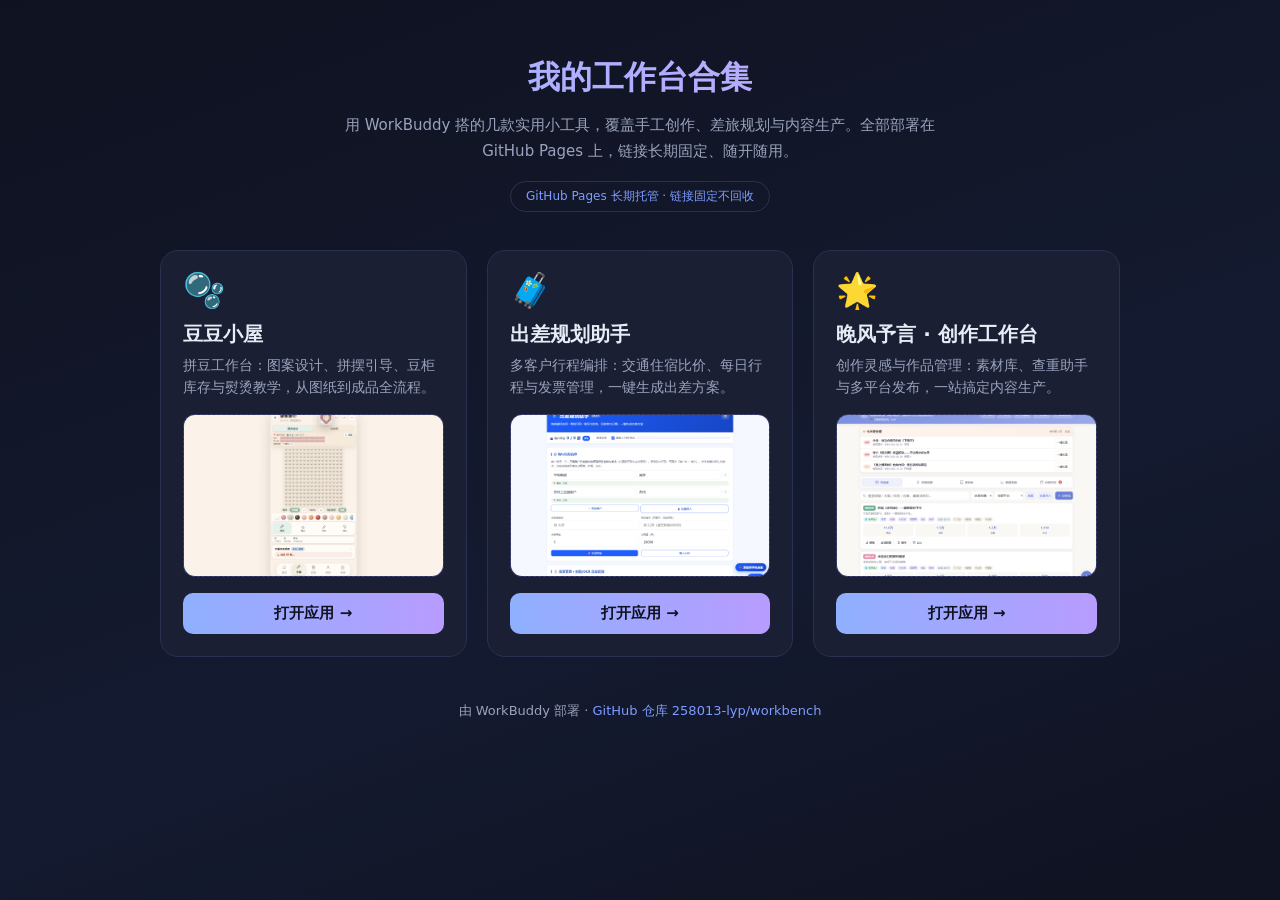
<file: index.html>
<!DOCTYPE html>
<html lang="zh-CN">
<head>
<meta charset="utf-8">
<meta http-equiv="Cache-Control" content="no-cache, no-store, must-revalidate">
<meta http-equiv="Pragma" content="no-cache">
<meta http-equiv="Expires" content="0">
<meta name="viewport" content="width=device-width, initial-scale=1">
<title>我的工作台合集</title>
<style>
:root{--bg:#0f1220;--card:#1a1f33;--fg:#e8ecf6;--muted:#9aa3bd;--accent:#7c9cff;--line:#2a3150}
*{box-sizing:border-box}
body{margin:0;font-family:system-ui,-apple-system,"PingFang SC","Microsoft YaHei",sans-serif;background:linear-gradient(160deg,#0f1220,#141a30 60%,#0f1220);color:var(--fg);min-height:100vh;padding:56px 20px 44px}
.wrap{width:min(960px,100%);margin:0 auto}
header{text-align:center;margin-bottom:8px}
h1{font-size:32px;margin:0 0 12px;background:linear-gradient(90deg,#9bb4ff,#c9a7ff);-webkit-background-clip:text;background-clip:text;color:transparent}
.sub{color:var(--muted);margin:0 auto;max-width:640px;line-height:1.75;font-size:15px}
.badge{display:inline-block;margin-top:16px;font-size:12px;color:var(--accent);border:1px solid var(--line);border-radius:999px;padding:6px 15px}
.grid{display:grid;gap:20px;margin-top:38px;grid-template-columns:repeat(auto-fit,minmax(260px,1fr))}
.card{background:var(--card);border:1px solid var(--line);border-radius:18px;padding:22px;display:flex;flex-direction:column;transition:.18s}
.card:hover{border-color:var(--accent);transform:translateY(-3px);box-shadow:0 12px 30px rgba(0,0,0,.35)}
.icon{font-size:34px;line-height:1}
.card h2{margin:14px 0 6px;font-size:20px}
.desc{color:var(--muted);font-size:14px;line-height:1.6;margin:0 0 16px;min-height:44px}
.shot{position:relative;aspect-ratio:16/10;border-radius:12px;overflow:hidden;margin-bottom:16px;background:linear-gradient(135deg,#222a47,#2c3358);border:1px dashed #3a4170;display:flex;align-items:center;justify-content:center}
.shot img{position:absolute;inset:0;width:100%;height:100%;object-fit:cover;display:block}
.shot .ph{display:none;flex-direction:column;align-items:center;gap:6px;color:#7e88ad;font-size:14px}
.shot .ph .em{font-size:30px}
.btn{margin-top:auto;text-align:center;text-decoration:none;color:#0f1220;background:linear-gradient(90deg,#8fb0ff,#b89cff);font-weight:600;padding:11px 0;border-radius:10px;font-size:15px;transition:.15s}
.btn:hover{filter:brightness(1.08)}
footer{margin-top:42px;text-align:center;color:var(--muted);font-size:13px;line-height:1.8}
footer a{color:var(--accent);text-decoration:none}
</style>
</head>
<body>
<div class="wrap">
  <header>
    <h1>我的工作台合集</h1>
    <p class="sub">用 WorkBuddy 搭的几款实用小工具，覆盖手工创作、差旅规划与内容生产。全部部署在 GitHub Pages 上，链接长期固定、随开随用。</p>
    <span class="badge">GitHub Pages 长期托管 · 链接固定不回收</span>
  </header>
  <div class="grid">
    <div class="card">
      <div class="icon">🫧</div>
      <h2>豆豆小屋</h2>
      <p class="desc">拼豆工作台：图案设计、拼摆引导、豆柜库存与熨烫教学，从图纸到成品全流程。</p>
      <div class="shot">
        <img src="shots/doudou.png" alt="豆豆小屋截图" onerror="this.style.display='none';this.nextElementSibling.style.display='flex'">
        <div class="ph"><div class="em">📷</div><div>应用截图</div></div>
      </div>
      <a class="btn" href="doudou/">打开应用 →</a>
    </div>
    <div class="card">
      <div class="icon">🧳</div>
      <h2>出差规划助手</h2>
      <p class="desc">多客户行程编排：交通住宿比价、每日行程与发票管理，一键生成出差方案。</p>
      <div class="shot">
        <img src="shots/trip.png" alt="出差规划助手截图" onerror="this.style.display='none';this.nextElementSibling.style.display='flex'">
        <div class="ph"><div class="em">📷</div><div>应用截图</div></div>
      </div>
      <a class="btn" href="trip/">打开应用 →</a>
    </div>
    <div class="card">
      <div class="icon">🌟</div>
      <h2>晚风予言 · 创作工作台</h2>
      <p class="desc">创作灵感与作品管理：素材库、查重助手与多平台发布，一站搞定内容生产。</p>
      <div class="shot">
        <img src="shots/wfyy.png" alt="晚风予言截图" onerror="this.style.display='none';this.nextElementSibling.style.display='flex'">
        <div class="ph"><div class="em">📷</div><div>应用截图</div></div>
      </div>
      <a class="btn" href="wfyy/index.html">打开应用 →</a>
    </div>
  </div>
  <footer>
    由 WorkBuddy 部署 · <a href="https://github.com/258013-lyp/workbench">GitHub 仓库 258013-lyp/workbench</a>
  </footer>
</div>
</body>
</html>
</file>
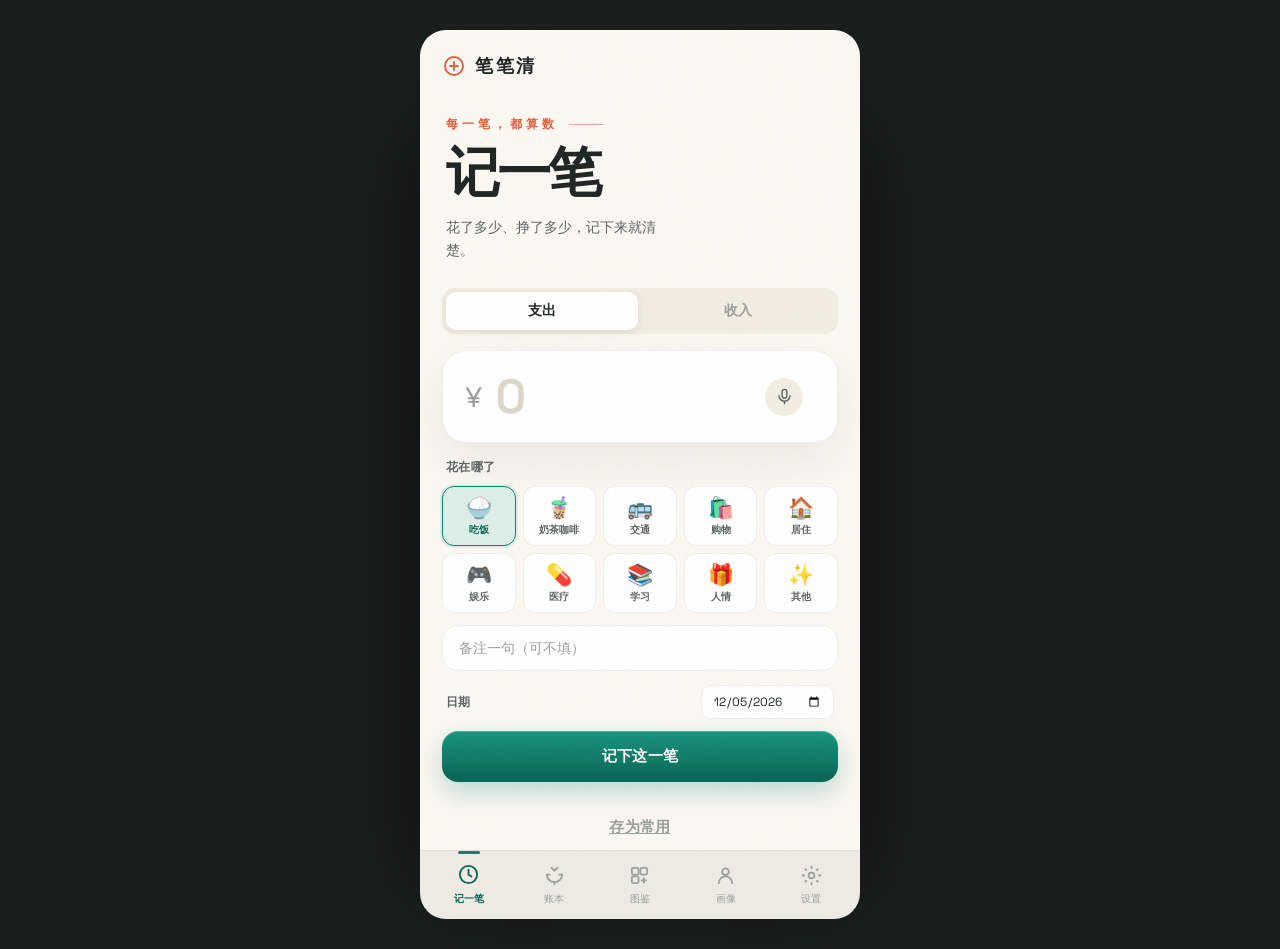
<file: huanyihuan/index.html>
<!DOCTYPE html>
<html lang="zh-CN">
<head>
<meta charset="UTF-8">
<meta name="viewport" content="width=device-width, initial-scale=1.0, viewport-fit=cover, maximum-scale=1.0, user-scalable=no">
<meta name="theme-color" content="#FAF6EF">
<meta name="apple-mobile-web-app-capable" content="yes">
<meta name="apple-mobile-web-app-status-bar-style" content="default">
<meta name="apple-mobile-web-app-title" content="笔笔清">
<meta name="description" content="一瓶奶茶到一笔房租，每笔收支都记清楚。收支、分类、预算、账本一目了然，每一笔都清楚。">
<meta name="og:title" content="笔笔清 · 记好每一笔，心里有数">
<meta name="og:description" content="把收支、分类、预算、账本都记清楚，每一笔都清楚。">
<meta name="og:type" content="website">
<title>笔笔清 · 记好每一笔，心里有数</title>
<link rel="preload" href="fonts/space-grotesk-latin.woff2" as="font" type="font/woff2" crossorigin>
<link rel="manifest" href="manifest.webmanifest">
<link rel="icon" href="icons/icon.svg" type="image/svg+xml">
<link rel="apple-touch-icon" href="icons/icon-180.png">
<link rel="stylesheet" href="styles.css">
</head>
<body data-temp="warm">

<div class="ambient" id="ambient"><span></span><span></span></div>

<header class="topbar">
  <div class="brand">
    <span class="brand-mark" id="brandMark"></span>
    <span class="brand-name">笔笔清</span>
  </div>
  <div class="top-stat" id="topStat"></div>
</header>

<main id="app">

  <!-- ============ 踩刹车 ============ -->
  <section class="view is-on" id="view-brake">
    <div class="scroll" id="brakeHome">
      <div class="hero hero-ledger">
        <p class="hero-kicker">每一笔，都算数</p>
        <h1 class="hero-title" id="heroTitle">记一笔</h1>
        <p class="hero-sub" id="heroSub">花了多少、挣了多少，记下来就清楚。</p>
      </div>

      <div class="entry entry-ledger">
        <div class="type-switch" id="typeSwitch">
          <button class="type-btn is-on" data-kind="expense" type="button">支出</button>
          <button class="type-btn" data-kind="income" type="button">收入</button>
        </div>

        <div class="amount-wrap">
          <span class="amount-symbol" id="amountSymbol">¥</span>
          <input id="amountInput" class="amount-input" type="number" inputmode="decimal" min="0" step="0.01" placeholder="0" autocomplete="off">
          <button class="voice-btn" id="btnVoice" type="button" aria-label="语音记账" hidden>
            <svg viewBox="0 0 24 24" fill="none" stroke="currentColor" stroke-width="1.8" stroke-linecap="round"><rect x="9" y="3" width="6" height="11" rx="3"/><path d="M5 11a7 7 0 0014 0M12 18v3"/></svg>
          </button>
        </div>

        <div class="tpl-row" id="tplRow" hidden></div>

        <div class="cycle-card" id="cycleCard" hidden>
          <p class="cycle-cap">这个月的固定账</p>
          <div id="cycleList"></div>
        </div>

        <div class="cat-block" id="catBlock">
          <p class="field-cap">花在哪了</p>
          <div class="cat-grid" id="catGrid"></div>
        </div>

        <div class="entry-name-wrap">
          <input id="nameInput" class="name-input" type="text" maxlength="24" placeholder="备注一句（可不填）" autocomplete="off">
        </div>

        <div class="date-row">
          <label for="dateInput">日期</label>
          <input id="dateInput" class="date-input" type="date">
        </div>

        <div class="need-quick" id="needQuick" hidden>
          <span id="needQuickLabel">这是你的固定刚需</span>
          <button class="need-quick-btn" id="btnNeedQuick">直接记一笔 ›</button>
        </div>

        <button class="btn btn-calm btn-wide btn-add" id="btnQuickAdd" type="button">
          <span id="btnAddLabel">记下这一笔</span>
        </button>
        <div class="entry-foot">
          <button class="btn btn-link" id="btnSaveTpl" type="button">存为常用</button>
          <button class="btn btn-link" id="btnCancelEdit" type="button" hidden>取消修改</button>
        </div>
      </div>

      <div class="wish-block" id="wishBlock">
        <button class="wish-head" id="btnWishToggle" type="button">
          <span>想买，先放这儿</span><span class="wish-count" id="wishCount">0</span>
        </button>
        <div class="wish-body" id="wishBody" hidden>
          <div class="wish-form">
            <input id="wishName" type="text" maxlength="30" placeholder="想买什么" autocomplete="off">
            <input id="wishAmount" type="number" min="0" step="0.01" inputmode="decimal" placeholder="¥" autocomplete="off">
            <button id="btnAddWish" type="button">＋</button>
          </div>
          <div id="wishList"></div>
        </div>
      </div>

      <div class="brake-entry brake-entry-mini" id="brakeEntry">
        <button class="brake-mini-btn" id="btnBrake" type="button">
          <span class="brake-mini-ico">⏸</span>
          <span>拿不准要不要买？踩一脚看看</span>
          <span class="brake-mini-go">›</span>
        </button>
      </div>

      <div class="piggy" id="piggy">
        <div class="piggy-ring">
          <svg viewBox="0 0 100 100" width="100" height="100">
            <circle class="piggy-track" cx="50" cy="50" r="42"></circle>
            <circle class="piggy-bar" id="piggyBar" cx="50" cy="50" r="42"></circle>
          </svg>
          <div class="piggy-inner">
            <span class="piggy-num" id="piggyNum">0%</span>
            <span class="piggy-unit">攒下比例</span>
          </div>
        </div>
        <div class="piggy-info">
          <p class="piggy-label">收入减支出，攒下来的</p>
          <p class="piggy-money" id="piggyMoney">¥ 0</p>
          <p class="piggy-note" id="piggyNote">记下收入支出，这里就是你这个月的底气。</p>
          <div class="goal-strip" id="goalStrip" hidden>
            <div class="gs-top"><span id="goalStripName"></span><b id="goalStripNum"></b></div>
            <div class="gs-track"><i id="goalFill"></i></div>
          </div>
        </div>
      </div>
    </div>

    <!-- 代价页（踩刹车后的子状态） -->
    <div class="cost-view" id="costView" hidden>
      <button class="back-btn" id="btnBackCost">‹ 返回</button>
      <div class="cost-head">
        <p class="cost-kicker">这一下</p>
        <p class="cost-amount"><span>¥</span><em id="costAmount">0</em></p>
        <p class="cost-name" id="costName"></p>
        <p class="cost-ask" id="costAsk">这笔，能等到明天吗？</p>
      </div>
      <div class="cost-cards" id="costCards"></div>
      <div class="judgment" id="judgment">
        <span class="judge-quote">“</span>
        <p id="judgeText"></p>
      </div>
      <div class="exit-btns">
        <button class="btn btn-calm" id="btnSkip">算了，不买了</button>
        <button class="btn btn-warm" id="btnBuy">还是买</button>
        <button class="btn btn-need" id="btnNeed">这是必需的，直接过 ›</button>
      </div>
    </div>

    <!-- 情绪结账（买之后的 sub状态） -->
    <div class="checkout-view" id="checkoutView" hidden>
      <button class="back-btn" id="btnBackCheckout">‹ 返回</button>
      <div class="checkout-head">
        <p class="cost-kicker">买都买了</p>
        <h2 class="checkout-title">刚才为啥买的？</h2>
        <p class="checkout-sub">说实话，下次刹车才掐得准。</p>
      </div>
      <div class="emotion-grid" id="emotionGrid"></div>
      <div class="checkout-note">
        <input id="checkoutNote" class="name-input" type="text" maxlength="30" placeholder="给下次的自己留句话（可不填）" autocomplete="off">
      </div>
      <button class="btn btn-calm btn-wide" id="btnCheckoutSave">记下这一笔</button>
    </div>

    <!-- 忍住后的反馈 -->
    <div class="saved-view" id="savedView" hidden>
      <div class="saved-glyph" id="savedGlyph">✓</div>
      <h2 class="saved-title" id="savedTitle">漂亮，忍住了</h2>
      <p class="saved-money" id="savedMoney">¥ 0 留住了</p>
      <p class="saved-sub" id="savedSub">钱还在卡里，快乐也没少。</p>
      <div class="drop-card rank-common" id="dropCard" hidden>
        <div class="drop-shine"></div>
        <div class="drop-top">
          <span class="rank-badge" id="dropRank">普通</span>
          <span class="drop-new" id="dropNew" hidden>NEW</span>
        </div>
        <div class="drop-inner">
          <div class="drop-seal" id="dropIcon">🛑</div>
          <div class="drop-body">
            <p class="drop-title" id="dropTitle"></p>
            <p class="drop-desc" id="dropDesc"></p>
          </div>
        </div>
        <p class="drop-streak" id="dropStreak"></p>
      </div>
      <div class="rankup-banner" id="rankupBanner" hidden>
        <span class="rankup-icon" id="rankupIcon">🐣</span>
        <span>段位升级 · <b id="rankupName">克制新人</b></span>
      </div>
      <button class="btn btn-calm btn-wide" id="btnSavedDone">收好，继续</button>
    </div>

    <!-- 买了之后的反向成就 -->
    <div class="saved-view" id="badgeView" hidden>
      <p class="badge-kicker">解锁了一个成就</p>
      <div class="badge-card rank-common" id="badgeCard">
        <div class="drop-shine"></div>
        <div class="drop-top">
          <span class="rank-badge" id="badgeRank">普通</span>
          <span class="drop-new" id="badgeNew" hidden>NEW</span>
        </div>
        <div class="badge-emblem" id="badgeIcon">✦</div>
        <p class="badge-title" id="badgeTitle"></p>
        <p class="badge-desc" id="badgeDesc"></p>
      </div>
      <p class="badge-foot">买都买了，笑一下就过去。</p>
      <button class="btn btn-warm btn-wide" id="btnBadgeDone">好吧</button>
    </div>
  </section>

  <!-- ============ 账本 ============ -->
  <section class="view" id="view-held">
    <div class="scroll">
      <div class="list-head list-head-row">
        <div>
          <p class="list-kicker">每一笔都在这里</p>
          <h2 class="list-title">我的账本</h2>
        </div>
        <div class="month-nav">
          <button class="month-arrow" id="monthPrev" type="button" aria-label="上个月">‹</button>
          <span class="month-label" id="monthLabel"></span>
          <button class="month-arrow" id="monthNext" type="button" aria-label="下个月">›</button>
        </div>
        <button class="ledger-share" id="btnLedgerShare" type="button" aria-label="分享账单">
          <svg viewBox="0 0 24 24" fill="none" stroke="currentColor" stroke-width="1.8" stroke-linecap="round" stroke-linejoin="round"><path d="M12 15V3M8 7l4-4 4 4"/><path d="M5 13v6a2 2 0 002 2h10a2 2 0 002-2v-6"/></svg>
        </button>
      </div>

      <div class="ledger-summary" id="heldSummary"></div>
      <div class="ask-box" id="askBox">
        <div class="ask-row">
          <span class="ask-mark">⌕</span>
          <input id="askInput" type="text" maxlength="40" placeholder="想查什么，问一句" autocomplete="off">
          <button id="btnAsk" type="button">问</button>
        </div>
        <div class="ask-answer" id="askAnswer" hidden>
          <p class="aa-text" id="askText"></p>
          <p class="aa-detail" id="askDetail"></p>
        </div>
      </div>
      <div class="budget-strip" id="budgetStrip">
        <div class="bs-head">
          <span>本月预算还剩</span>
          <b id="bsLeft">¥ 0</b>
        </div>
        <div class="bs-track"><i id="bsFill"></i></div>
        <p class="bs-note" id="bsNote"></p>
      </div>
      <div class="forecast-card" id="forecastCard" hidden>
        <span class="fc-ico">◷</span><p id="forecastText"></p>
      </div>
      <div class="cat-bars" id="catBars"></div>
      <div class="sub-card" id="subCard" hidden>
        <p class="sub-cap">像是自动续费的</p>
        <div id="subList"></div>
      </div>
      <div class="budget-tip" id="budgetTip" hidden>
        <div class="bt-head"><span>按往月开销定上限</span><button id="btnCloseBudget" type="button">×</button></div>
        <div id="budgetTipList"></div>
        <button class="btn btn-calm btn-wide" id="btnApplyBudget" type="button">就按这个来</button>
      </div>
      <button class="btn btn-link btn-budget-tip" id="btnBudgetTip" type="button">给花得多的定个上限</button>

      <div class="ledger-toolbar">
        <span class="ledger-section-title">流水明细</span>
        <div class="ledger-modes" id="ledgerModes">
          <button class="is-on" data-mode="list" type="button">列表</button>
          <button data-mode="cal" type="button">日历</button>
        </div>
      </div>
      <div class="ledger-filters" id="ledgerFilters">
        <button class="lf is-on" data-filter="all" type="button">全部</button>
        <button class="lf" data-filter="expense" type="button">支出</button>
        <button class="lf" data-filter="income" type="button">收入</button>
      </div>
      <div class="ledger-search">
        <span class="ls-icon">⌕</span>
        <input id="searchInput" type="search" placeholder="搜备注或分类" autocomplete="off">
      </div>
      <div class="cal-view" id="calView" hidden>
        <div class="cal-head"><span>一</span><span>二</span><span>三</span><span>四</span><span>五</span><span>六</span><span>日</span></div>
        <div class="cal-grid" id="calGrid"></div>
        <p class="cal-foot" id="calFoot"></p>
      </div>
      <div class="record-list" id="heldList"></div>

      <div class="bought-block" id="boughtBlock" hidden>
        <p class="bought-title">也有没忍住的时候</p>
        <div class="record-list" id="boughtList"></div>
      </div>
      <div class="bought-block" id="needBlock" hidden>
        <p class="bought-title">日常必需 · 花得没心理负担</p>
        <div class="record-list" id="needList"></div>
      </div>
      <div class="bought-block" id="skipBlock" hidden>
        <p class="bought-title">这些钱，最后没花</p>
        <div class="record-list" id="skipList"></div>
      </div>
    </div>
  </section>

  <!-- ============ 画像 ============ -->
  <section class="view" id="view-portrait">
    <div class="scroll">
      <div class="list-head">
        <p class="list-kicker">数据不会骗你</p>
        <h2 class="list-title">我的画像</h2>
      </div>
      <div id="portraitEmpty" class="portrait-empty">
        <div class="pe-mark">◌</div>
        <p>记录还不够，画像长不出来</p>
        <p class="pe-sub">多记几笔账，我就帮你看清钱都花去哪了。</p>
      </div>
      <div id="portraitBody" hidden>
        <div class="portrait-grid" id="portraitGrid"></div>
        <div class="trend-card" id="trendCard">
          <p class="trend-title">这个月的花钱节奏</p>
          <div class="trend-chart" id="trendChart"></div>
          <p class="trend-foot" id="trendFoot"></p>
        </div>
        <div class="insight" id="insight"></div>
        <div class="review-card" id="reviewCard">
          <div class="review-head">
            <p class="trend-title">回头看看</p>
            <div class="review-tabs" id="reviewTabs">
              <button class="is-on" data-period="week" type="button">本周</button>
              <button data-period="month" type="button">本月</button>
            </div>
          </div>
          <div id="reviewBody"></div>
        </div>
        <button class="btn btn-outline btn-wide" id="btnCard">生成「这个月的我」</button>
      </div>
    </div>
  </section>

  <!-- ============ 图鉴 ============ -->
  <section class="view" id="view-codex">
    <div class="scroll">
      <div class="list-head">
        <p class="list-kicker">你的收集与成长</p>
        <h2 class="list-title">卡片图鉴</h2>
      </div>

      <!-- 段位英雄卡 -->
      <div class="rank-hero" id="rankHero">
        <div class="rank-hero-glow"></div>
        <div class="rank-emblem" id="rankEmblem">🐣</div>
        <div class="rank-info">
          <p class="rank-overline">当前段位</p>
          <p class="rank-name" id="rankName">空空的钱包</p>
          <p class="rank-desc" id="rankDesc">还没攒下，先记起来</p>
        </div>
        <div class="rank-progress">
          <div class="rank-progress-bar"><i id="rankProgressFill"></i></div>
          <p class="rank-progress-text" id="rankProgressText">攒钱升级，一步一步来</p>
        </div>
      </div>

      <!-- 记账段位（与克制段位并列，让只记账的人也成长） -->
      <div class="save-rank" id="saveRankCard">
        <span class="sr-emblem" id="srEmblem">📒</span>
        <div class="sr-body">
          <p class="sr-top"><b id="srName">刚开本</b><span id="srCount">0 笔支出</span></p>
          <div class="sr-bar"><i id="srFill"></i></div>
          <p class="sr-next" id="srNext">再记 5 笔升级</p>
        </div>
      </div>

      <!-- 收集进度 -->
      <div class="codex-summary" id="codexSummary"></div>

      <!-- 分类切换 -->
      <div class="codex-tabs" id="codexTabs">
        <button class="codex-tab is-on" data-kind="card">金句卡</button>
        <button class="codex-tab" data-kind="badge">成就徽章</button>
      </div>

      <div class="codex-grid" id="codexGrid"></div>
      <p class="codex-foot">未解锁的卡片显示为剪影。多记几笔账，慢慢集齐。</p>
    </div>
  </section>

  <!-- ============ 设置 ============ -->
  <section class="view" id="view-settings">
    <div class="scroll">
      <div class="list-head">
        <p class="list-kicker">让判断更准</p>
        <h2 class="list-title">设置</h2>
      </div>
      <div class="panel">
        <div class="field">
          <label for="cfgWage">你的时薪（元）</label>
          <p class="field-hint">用来算「这一下等于你多久的班」</p>
          <input id="cfgWage" type="number" min="1" step="1" inputmode="decimal" placeholder="例如 50">
        </div>
        <div class="field">
          <label for="cfgBudget">每月可自由花的钱（元）</label>
          <p class="field-hint">用来提醒你还剩多少可以放心花</p>
          <input id="cfgBudget" type="number" min="1" step="1" inputmode="decimal" placeholder="例如 2000">
        </div>
        <div class="field">
          <label for="cfgPayday">每月发薪日</label>
          <input id="cfgPayday" type="number" min="1" max="31" step="1" inputmode="numeric" placeholder="例如 10">
        </div>
      </div>
      <div class="panel" id="tplManagePanel">
        <p class="panel-title">常用账</p>
        <div id="tplManageList"></div>
      </div>
      <div class="panel" id="goalPanel">
        <p class="panel-title">攒钱目标</p>
        <div id="goalState"></div>
        <div class="goal-form">
          <input id="goalName" type="text" maxlength="20" placeholder="想攒什么" autocomplete="off">
          <input id="goalTarget" type="number" min="1" step="1" inputmode="decimal" placeholder="目标金额" autocomplete="off">
          <button id="btnSetGoal" type="button">设定</button>
        </div>
        <button class="btn btn-link" id="btnClearGoal" type="button" hidden>取消目标</button>
      </div>
      <div class="panel" id="billPanel">
        <p class="panel-title">从账单导入</p>
        <textarea id="billText" rows="4" placeholder="粘贴支付宝 / 微信账单文本或 CSV"></textarea>
        <button class="btn btn-ghost btn-wide" id="btnImportBills" type="button">导入这些记录</button>
      </div>
      <div class="panel">
        <div class="data-row"><span>数据只存在这台设备，不上传</span></div>
        <button class="btn btn-ghost btn-wide" id="btnExport">导出我的记录</button>
        <p class="export-hint" id="exportHint"></p>
        <button class="btn btn-ghost btn-wide" id="btnImport">从备份恢复</button>
        <input id="importFile" type="file" accept="application/json,.json" hidden>
        <button class="btn btn-danger btn-wide" id="btnClear">清空全部记录</button>
      </div>
      <p class="about">笔笔清 · 每一笔，都清楚。</p>
    </div>
  </section>

</main>

<nav class="tabbar" id="tabbar">
  <button class="tab is-on" data-view="brake"><span class="tab-ico ico-brake"></span><span>记一笔</span></button>
  <button class="tab" data-view="held"><span class="tab-ico ico-held"></span><span>账本</span></button>
  <button class="tab" data-view="codex"><span class="tab-ico ico-codex"></span><span>图鉴</span></button>
  <button class="tab" data-view="portrait"><span class="tab-ico ico-portrait"></span><span>画像</span></button>
  <button class="tab" data-view="settings"><span class="tab-ico ico-settings"></span><span>设置</span></button>
</nav>

<!-- 分享卡 -->
<div class="sheet" id="cardSheet" hidden>
  <div class="sheet-inner">
    <button class="sheet-close" id="cardClose">✕</button>
    <div class="share-card" id="shareCard"></div>
    <button class="btn btn-calm btn-wide" id="btnSaveCard">保存为图片</button>
  </div>
</div>

<div class="toast" id="toast" hidden></div>

<script src="core.js"></script>
<script src="app.js"></script>
</body>
</html>
</file>
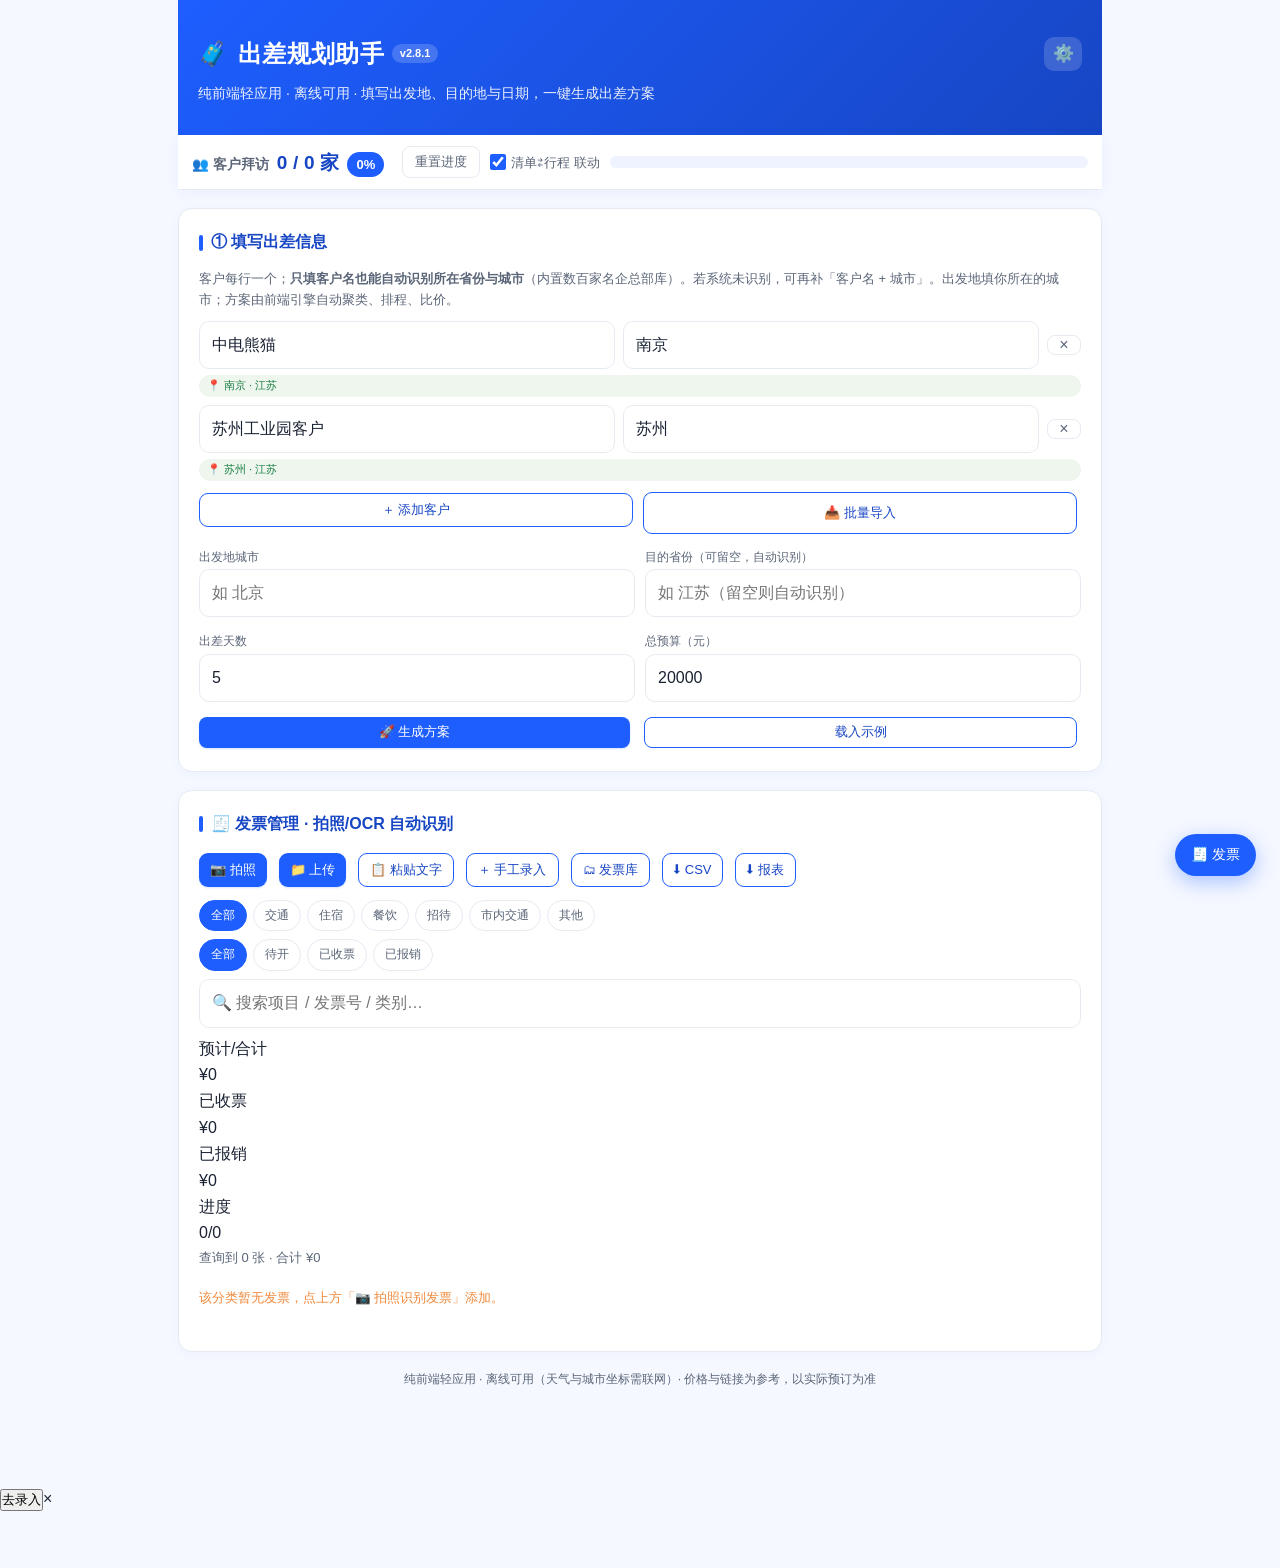
<file: trip/index.html>
<!doctype html>
<html lang="zh-CN">
<head>
<meta charset="utf-8">
<meta name="viewport" content="width=device-width,initial-scale=1,viewport-fit=cover">
<meta name="theme-color" content="#1e5eff">
<meta name="apple-mobile-web-app-capable" content="yes">
<meta name="apple-mobile-web-app-status-bar-style" content="black-translucent">
<meta name="apple-mobile-web-app-title" content="出差规划">
<meta name="description" content="批量导入客户、智能生成行程与预算、打钩跟进客户拜访进度">
<link rel="manifest" href="data:application/manifest+json;charset=utf-8,data:application/manifest+json;charset=utf-8,%7B%22name%22%3A%22%5Cu51fa%5Cu5dee%5Cu89c4%5Cu5212%5Cu52a9%5Cu624b%20%5Cu00b7%20%5Cu8f7b%5Cu5e94%5Cu7528%22%2C%22short_name%22%3A%22%5Cu51fa%5Cu5dee%5Cu89c4%5Cu5212%22%2C%22description%22%3A%22%5Cu6279%5Cu91cf%5Cu5bfc%5Cu5165%5Cu5ba2%5Cu6237%5Cu3001%5Cu667a%5Cu80fd%5Cu751f%5Cu6210%5Cu884c%5Cu7a0b%5Cu4e0e%5Cu9884%5Cu7b97%5Cu3001%5Cu6253%5Cu94a9%5Cu8ddf%5Cu8fdb%5Cu5ba2%5Cu6237%5Cu62dc%5Cu8bbf%5Cu8fdb%5Cu5ea6%22%2C%22start_url%22%3A%22.%2Findex.html%22%2C%22scope%22%3A%22.%2F%22%2C%22display%22%3A%22standalone%22%2C%22orientation%22%3A%22portrait%22%2C%22background_color%22%3A%22%23f5f8ff%22%2C%22theme_color%22%3A%22%231e5eff%22%2C%22icons%22%3A%5B%7B%22src%22%3A%22icon-192.png%22%2C%22sizes%22%3A%22192x192%22%2C%22type%22%3A%22image%2Fpng%22%2C%22purpose%22%3A%22any%22%7D%2C%7B%22src%22%3A%22icon-512.png%22%2C%22sizes%22%3A%22512x512%22%2C%22type%22%3A%22image%2Fpng%22%2C%22purpose%22%3A%22any%22%7D%2C%7B%22src%22%3A%22icon-512-maskable.png%22%2C%22sizes%22%3A%22512x512%22%2C%22type%22%3A%22image%2Fpng%22%2C%22purpose%22%3A%22maskable%22%7D%5D%7D">
<link rel="apple-touch-icon" href="[data-uri]">
<link rel="icon" type="image/png" sizes="64x64" href="[data-uri]">
<title>出差规划助手 · 轻应用</title>
<style>  :root{
    --blue:#1e5eff; --blue-d:#1746c4; --ink:#1a2233; --sub:#5b6678;
    --line:#e6ebf2; --bg:#f5f8ff; --card:#ffffff; --soft:#eef3ff;
    --ok:#18a058; --warn:#f0883a; --c1:#1e5eff; --c2:#18a058; --c3:#f0883a; --c4:#9c6ade; --warn-red:#d43030;
    --r:14px; --shadow:0 2px 10px rgba(30,95,255,.04);
  }
  *{box-sizing:border-box;margin:0;padding:0;-webkit-tap-highlight-color:transparent}
  html{font-size:16px}
  body{font-family:-apple-system,"PingFang SC","Microsoft YaHei",Segoe UI,sans-serif;
    background:var(--bg);color:var(--ink);line-height:1.65;padding:0 0 56px;-webkit-text-size-adjust:100%}
  .wrap{max-width:960px;margin:0 auto;padding:0 14px 96px}
  footer{text-align:center;color:var(--sub);font-size:12px;margin-top:10px;padding:0 14px}

  /* ===== 顶部 header（v2.8.1 渐变）===== */
  header{background:linear-gradient(135deg,var(--blue),var(--blue-d));color:#fff;padding:26px 14px 22px;margin-bottom:0}
  header .hwrap{max-width:960px;margin:0 auto;padding:0 2px}
  header .ht{display:flex;align-items:center;gap:10px}
  header .logo{font-size:24px}
  header h1{font-size:21px;margin:0;font-weight:700;letter-spacing:.3px;display:flex;align-items:center;gap:8px;line-height:1.35}
  header .ver{font-size:11px;font-weight:600;background:rgba(255,255,255,.18);padding:2px 8px;border-radius:20px;letter-spacing:0}
  header .sub{opacity:.92;margin-top:8px;font-size:13.5px;line-height:1.7}
  header #btnOpts{margin-left:auto;background:rgba(255,255,255,.16);color:#fff;border:none;border-radius:10px;width:38px;height:34px;font-size:17px;cursor:pointer;flex:none}
  header #btnOpts:hover{background:rgba(255,255,255,.28)}

  /* ===== 行程进度条 #prog（v2.8.1）===== */
  #prog{position:sticky;top:0;z-index:30;background:#fff;border-bottom:1px solid var(--line);padding:11px 0;box-shadow:0 2px 12px rgba(30,95,255,.06)}
  #prog .wrap{display:flex;align-items:center;gap:10px;flex-wrap:wrap;padding:0 14px}
  #prog .ptxt{font-size:13.5px;font-weight:600;flex:1 1 auto;display:flex;align-items:baseline;gap:8px;flex-wrap:wrap}
  #prog .ptxt .plabel{color:var(--sub);font-weight:600}
  #prog #ovAll{font-size:19px;font-weight:800;color:var(--blue-d);letter-spacing:.2px}
  #prog #ovPct{font-style:normal;font-size:13px;font-weight:700;color:#fff;background:var(--blue);padding:2px 9px;border-radius:20px}
  #prog .psub{font-size:12px;font-weight:500;color:var(--sub)}
  #prog .bar{flex:1 1 100%;height:12px;background:var(--soft);border-radius:20px;overflow:hidden;order:3}
  #prog .bar>i{display:block;height:100%;width:0;background:linear-gradient(90deg,var(--blue),var(--ok));transition:width .35s}
  #prog.allDone{background:#f2fbf5;border-bottom-color:#bfe6cb}
  #prog.allDone #ovPct{background:var(--ok)}
  #prog.allDone #ovAll{color:#1c7c3c}
  #prog.allDone .bar>i{background:linear-gradient(90deg,var(--ok),#39b36a)}
  #prog .reset{flex:none;font-size:13px;color:var(--sub);background:#fff;border:1px solid var(--line);border-radius:8px;padding:6px 12px;cursor:pointer}
  #prog .linktoggle{flex:none;display:flex;align-items:center;gap:5px;font-size:13px;color:var(--sub);cursor:pointer;user-select:none;-webkit-user-select:none}
  #prog .linktoggle input{width:16px;height:16px;accent-color:var(--blue);cursor:pointer}

  /* ===== 卡片（= v2.8.1 .sec）===== */
  .card{background:var(--card);border:1px solid var(--line);border-radius:14px;padding:16px;margin:14px 0;box-shadow:var(--shadow)}
  .card h2{font-size:16px;color:var(--blue-d);margin-bottom:12px;display:flex;align-items:center;gap:8px}
  .card h2::before{content:"";width:4px;height:16px;background:var(--blue);border-radius:2px}
  .muted{color:var(--sub);font-size:13px}

  /* ===== 输入框 / 按钮 ===== */
  input,select,textarea{font:inherit;padding:10px 12px;border:1px solid var(--line);border-radius:10px;background:#fff;color:var(--ink);width:100%}
  input:focus,select:focus,textarea:focus{outline:none;border-color:var(--blue);box-shadow:0 0 0 3px rgba(30,94,255,.12)}
  .btn{display:inline-block;font-size:12.5px;text-decoration:none;color:#fff;background:var(--blue);padding:6px 11px;border-radius:8px;margin:3px 4px 3px 0;cursor:pointer;white-space:nowrap;position:relative;user-select:none;-webkit-user-select:none;transition:background .15s,transform .08s,brightness .08s;box-shadow:0 1px 2px rgba(30,95,255,.18);border:none;font-family:inherit}
  .btn:hover{background:var(--blue-d)}
  .btn:active{transform:scale(.95);filter:brightness(.93);box-shadow:0 1px 1px rgba(30,95,255,.12)}
  .btn.ghost{background:#fff;color:var(--blue-d);border:1px solid var(--blue);box-shadow:none}
  .btn.ghost:active{transform:scale(.95);filter:brightness(.97)}
  .btn.sm{padding:7px 11px;font-size:13px;border-radius:9px}
  .btn.mini{padding:5px 9px;font-size:11.5px;border-radius:8px}
  .btn.danger{background:#fff;color:var(--warn-red);border:1px solid #f0c4c4;box-shadow:none}
  .btn.map{background:#13b56a}
  .btn.blk{display:block;width:100%;margin:0 0 12px;padding:11px 14px;font-size:14px;text-align:center;font-weight:600;background:linear-gradient(135deg,#1e5eff,#3a7bff);box-shadow:0 4px 14px rgba(30,95,255,.25)}
  .btn.blk:active{transform:scale(.99);filter:brightness(.96)}

  /* ===== 输入面板 ===== */
  .crow{display:flex;gap:8px;margin-bottom:8px;align-items:center;flex-wrap:wrap}
  .crow input{flex:1;min-width:0}
  .crow .locbadge{font-size:11px;line-height:1.6;padding:2px 8px;border-radius:999px;white-space:nowrap;flex-basis:100%;margin-top:-2px}
  .crow .locbadge.ok{background:#eef6ee;color:#1a7f43}
  .crow .locbadge.auto{background:#eaf1ff;color:#1e5eff}
  .crow .locbadge.warn{background:#fff3e6;color:#b4690e}
  .row{display:flex;gap:10px;flex-wrap:wrap}
  .row > *{flex:1;min-width:120px}
  .addc{margin:4px 0 10px}
  .x{cursor:pointer;color:var(--sub);border:1px solid var(--line);background:#fff;border-radius:8px;width:34px;flex:0 0 34px;font-size:16px}
  .x:hover{color:var(--warn-red);border-color:#f0c4c4}

  /* ===== 概览 .ov ===== */
  .ov{display:grid;grid-template-columns:repeat(auto-fit,minmax(110px,1fr));gap:10px}
  .ov .b{border:1px solid var(--line);border-radius:10px;padding:11px 13px;background:var(--soft)}
  .ov .k{font-size:12px;color:var(--sub)}
  .ov .v{font-size:15px;font-weight:600;margin-top:2px}

  /* ===== 预算甜甜圈（v2.8.1 比例）===== */
  .bd{display:flex;gap:18px;align-items:center;flex-direction:column}
  .donut{width:150px;height:150px;border-radius:50%;flex:none;
    background:conic-gradient(var(--c1) 0% 15%,var(--c2) 15% 34%,var(--c3) 34% 56%,var(--c4) 56% 100%);
    display:flex;align-items:center;justify-content:center;position:relative}
  .donut::after{content:"";position:absolute;width:98px;height:98px;border-radius:50%;background:var(--card)}
  .donut .mid{position:relative;z-index:1;text-align:center}
  .donut .mid b{font-size:17px}
  .donut .mid span{display:block;font-size:11px;color:var(--sub)}
  .bd .legend{flex:1;width:100%}
  .bd .row2{display:flex;align-items:center;gap:8px;padding:6px 0;font-size:14px}
  .bd .row2 .dot{width:11px;height:11px;border-radius:3px;flex:none}
  .bd .row2 .amt{margin-left:auto;font-weight:600}
  .flag{font-size:12.5px;color:var(--warn);margin-top:6px}
  .flag.ok{color:var(--ok)}

  /* ===== 超支预警 / 实时重算 / 卡片超支 ===== */
  #overBanner{margin:0 0 12px;padding:12px 14px;border-radius:12px;background:#fff1f0;border:1px solid #ffccc7;color:#cf1322;font-size:13px}
  #overBanner b{color:#9a1c14;font-size:15px}
  #recalcBadge{display:inline-flex;align-items:center;gap:5px;font-size:11px;color:var(--blue);margin-left:8px;opacity:0;transition:.2s;white-space:nowrap;font-weight:400}
  #recalcBadge.show{opacity:1}
  #recalcBadge .sp{width:11px;height:11px;border:2px solid #c5d2f0;border-top-color:var(--blue);border-radius:50%;animation:sp .9s linear infinite}
  .card.over{border-color:#ffccc7}
  .card.over h2{color:#cf1322}
  .card.over .donut{box-shadow:0 0 0 3px #f3c4c4}

  /* ===== 路线小地图 ===== */
  #miniMap svg{display:block;width:100%}
  #miniMap text{pointer-events:none;font-family:inherit}

  /* ===== 草稿浮层 ===== */
  #draftMask .sheet{max-width:480px}
  .draft{display:flex;align-items:center;gap:10px;padding:10px;border:1px solid var(--line);border-radius:10px;margin-bottom:8px}
  .draft .info{flex:1;min-width:0}
  .draft .dn{font-weight:700;font-size:14px;word-break:break-all}
  .draft .dm{font-size:11px;color:var(--sub);margin-top:2px}
  .draft .acts{display:flex;gap:6px;flex:0 0 auto}

  /* ===== 表 ===== */
  table{width:100%;border-collapse:collapse;font-size:13px}
  th,td{border-bottom:1px solid var(--line);padding:9px 8px;text-align:left}
  th{color:var(--sub);font-weight:600;font-size:12px}
  td .amt{font-weight:700;font-variant-numeric:tabular-nums}
  .best-tag{display:inline-block;font-size:11px;background:var(--ok);color:#fff;padding:1px 7px;border-radius:20px;margin-left:6px;white-space:nowrap}
  .tr-a{display:inline-flex;gap:5px;flex-wrap:wrap;margin-top:4px}
  .tr-a a{font-size:12px;text-decoration:none;color:var(--blue-d);background:var(--soft);padding:3px 9px;border-radius:8px}
  .tr-a a b.pp{color:var(--ok);font-weight:700;font-size:11px}
  #lmReim{display:none;background:#fff7e8;border:1px solid #ffd591;border-left:4px solid var(--warn);border-radius:10px;padding:9px 11px;margin-bottom:12px;font-size:13px;color:#7a5b00;line-height:1.5}
  #lmReim.show{display:block}
  #lmReim b{color:#d4380d}
  #lmReim .ri{font-size:15px;margin-right:2px}

  /* ===== 行程时间线（v2.8.1 .day/.slot）===== */
  .tl{position:relative;padding-left:0}
  .day{border-left:3px solid var(--blue);padding:4px 0 4px 14px;margin-bottom:16px}
  .day .dh{font-size:15px;margin-bottom:8px;font-weight:700;color:var(--blue-d)}
  .day .dh .dt{font-size:12px;color:var(--sub);font-weight:500}
  .day .act{display:flex;gap:10px;padding:10px 12px;border-bottom:1px dashed var(--line);border-radius:10px;font-size:14px;margin:4px 0 0}
  .day .act:last-child{border-bottom:none}
  .day .act .ic{flex:0 0 18px;font-size:16px}

  /* ===== 天气（v2.8.1 wxlive/wxcard）===== */
  .wx{display:grid;gap:10px;grid-template-columns:1fr}
  .wxcard{border:1px solid var(--line);border-radius:10px;padding:12px;background:var(--soft)}
  .wxcard .city{font-weight:700;color:var(--blue-d);font-size:14px;margin-bottom:6px}
  .wxbody{min-height:42px;font-size:13px}
  .wxc{display:flex;gap:10px;align-items:center}
  .wxe{font-size:30px;line-height:1}
  .wt{font-size:16px;font-weight:700}
  .wm{font-size:12px;color:var(--sub)}
  .wxf{margin-top:8px;display:flex;flex-wrap:wrap;gap:4px}
  .wxf .wxd{font-size:11.5px;background:#fff;border:1px solid var(--line);border-radius:6px;padding:2px 6px;white-space:nowrap}
  .wxfb{font-size:12.5px;color:var(--warn)}
  .wxspin{display:inline-block;width:13px;height:13px;border:2px solid var(--line);border-top-color:var(--blue);border-radius:50%;animation:wxspin .8s linear infinite;vertical-align:-2px;margin-right:6px}
  @keyframes wxspin{to{transform:rotate(360deg)}}
  .wxhint{margin-top:6px;font-size:11.5px;line-height:1.6;color:var(--sub);background:#f6f8fc;border:1px dashed var(--line);border-radius:8px;padding:6px 8px}
  .wxupd{font-size:12px;color:var(--sub);margin-left:8px}
  .bell{background:var(--warn);color:#fff;border:none;padding:8px 14px;border-radius:9px;font-size:14px;cursor:pointer;font-family:inherit}

  /* ===== 发票管理（v2.8.1 inv-*）===== */
  .toolbar{display:flex;gap:8px;flex-wrap:wrap;margin-bottom:10px}
  .chips{display:flex;gap:6px;flex-wrap:wrap;margin-bottom:8px}
  .chip{font-size:12px;padding:5px 11px;border:1px solid var(--line);border-radius:20px;cursor:pointer;background:#fff;color:var(--sub);user-select:none;-webkit-user-select:none}
  .chip.on{background:var(--blue);color:#fff;border-color:var(--blue)}
  .inv-summary{display:flex;flex-wrap:wrap;gap:10px;margin-bottom:12px}
  .inv-summary .ibox{flex:1 1 130px;background:var(--soft);border-radius:10px;padding:10px 12px}
  .inv-summary .ibox .k{font-size:12px;color:var(--sub)}
  .inv-summary .ibox .v{font-size:17px;font-weight:700;margin-top:2px}
  .inv-cats{display:flex;flex-wrap:wrap;gap:6px;margin-bottom:10px}
  .inv-cat{font-size:12px;padding:4px 11px;border-radius:20px;border:1px solid var(--line);background:#fff;cursor:pointer;user-select:none;-webkit-user-select:none;color:var(--sub)}
  .inv-cat.on{background:var(--blue);color:#fff;border-color:var(--blue)}
  .inv-row{display:flex;align-items:center;gap:9px;padding:10px 12px;border:1px solid var(--line);border-radius:10px;margin-bottom:8px;background:#fff;transition:background .15s}
  .inv-row:active{background:var(--soft)}
  .inv-row img.thumb{width:38px;height:38px;object-fit:cover;border-radius:8px;cursor:pointer;flex:0 0 38px;border:1px solid var(--line)}
  .inv-row .badge{font-size:11px;padding:2px 8px;border-radius:6px;color:#fff;flex:none;min-width:40px;text-align:center}
  .inv-row .cell{flex:1;min-width:0}
  .inv-row .desc{display:block;font-size:14px;line-height:1.4;white-space:nowrap;overflow:hidden;text-overflow:ellipsis}
  .inv-row .meta{font-size:11.5px;color:var(--sub);margin-top:2px;white-space:nowrap;overflow:hidden;text-overflow:ellipsis}
  .inv-row .amt{font-weight:700;font-size:14px;flex:none;color:var(--ink);font-variant-numeric:tabular-nums}
  .inv-row .st{font-size:12px;padding:5px 11px;border-radius:20px;cursor:pointer;user-select:none;-webkit-user-select:none;border:1px solid var(--line);background:#fff;color:var(--sub);flex:none;white-space:nowrap;transition:.12s}
  .inv-row .st:active{transform:scale(.94)}
  .inv-row .st.open{color:var(--warn);border-color:#ffd591;background:#fff7e8}
  .inv-row .st.got{color:#fff;background:var(--blue);border-color:var(--blue)}
  .inv-row .st.reimbursed{color:#fff;background:var(--ok);border-color:var(--ok)}
  .inv-row .del{flex:0 0 auto;border:none;background:none;color:var(--sub);font-size:18px;cursor:pointer;padding:0 6px}
  .inv-row .del:hover{color:var(--warn-red)}
  .inv-row .ai{display:inline-block;font-size:10px;background:#eaf7ef;color:var(--ok);border:1px solid #bfe6cd;border-radius:5px;padding:0 4px;margin-left:5px;vertical-align:1px}
  .ai{font-size:10px;background:#7c3aed;color:#fff;border-radius:6px;padding:0 5px;margin-left:5px;vertical-align:middle}
  .bar-inv{margin-top:8px}
  .bar-inv .rw{display:flex;align-items:center;gap:8px;font-size:12px;margin:4px 0}
  .bar-inv .nm{width:60px;color:var(--sub);flex:none}
  .bar-inv .bar{flex:1;height:8px;background:var(--soft);border-radius:10px;overflow:hidden;min-width:60px}
  .bar-inv .bar>i{display:block;height:100%;width:0;background:var(--blue);transition:width .3s}
  .bar-inv .vv{font-weight:600;font-size:12px;flex:none}
  .inv-add{display:flex;gap:6px;margin-top:10px;flex-wrap:wrap}
  .inv-add input{flex:1 1 100px}
  .inv-add select{font-family:inherit}
  .inv-query{display:flex;flex-wrap:wrap;gap:8px;align-items:center;margin:12px 0 4px}
  .inv-kw{flex:1 1 160px;min-width:120px;padding:8px 11px;border:1px solid var(--line);border-radius:8px;font-size:13px;background:#fff;font-family:inherit}
  .inv-sts{display:flex;flex-wrap:wrap;gap:6px}
  .inv-st{font-size:12px;padding:4px 10px;border-radius:20px;border:1px solid var(--line);background:#fff;cursor:pointer;user-select:none;-webkit-user-select:none;color:var(--sub)}
  .inv-st.on{background:var(--blue);color:#fff;border-color:var(--blue)}
  .inv-export{display:flex;flex-wrap:wrap;gap:8px;align-items:center;margin:12px 0 2px}
  .inv-qinfo{font-size:12px;color:var(--sub)}
  .inv-catbar{font-size:12px;color:var(--sub);margin-top:12px;border-top:1px dashed var(--line);padding-top:10px}
  .inv-catbar .rw{display:flex;align-items:center;gap:8px;padding:4px 0}
  .inv-catbar .rw .nm{width:60px;flex:none}
  .inv-catbar .rw .bar{flex:1;height:8px;background:var(--soft);border-radius:10px;overflow:hidden;min-width:60px}
  .inv-catbar .rw .bar>i{display:block;height:100%;width:0;background:var(--blue);transition:width .3s}
  .inv-catbar .rw .vv{font-weight:600;font-size:12px;flex:none}

  /* ===== 浮层（识别/草稿/设置，v2.8.1 .mask/.sheet）===== */
  .mask{position:fixed;inset:0;background:rgba(15,22,38,.55);z-index:100;display:none;align-items:center;justify-content:center;padding:20px}
  .mask.show{display:flex}
  .sheet{background:#fff;width:100%;max-width:560px;border-radius:16px;padding:16px 16px 20px;max-height:92vh;overflow:auto;animation:up .25s ease}
  @keyframes up{from{transform:translateY(40px);opacity:.4}to{transform:none;opacity:1}}
  .sheet h3{margin:0 0 12px;font-size:16px;display:flex;align-items:center;gap:7px}
  .field{margin-bottom:10px}
  .field label{display:block;font-size:12px;color:var(--sub);margin-bottom:4px}
  .field.hit label{color:var(--blue);font-weight:700}
  .field.hit input,.field.hit select{border-color:#bfe6cd;background:#f6fdf9}
  .conf{font-size:12px;background:#f3f6ff;border-radius:8px;padding:8px 10px;margin-bottom:10px}
  .conf b.low{color:var(--warn)}
  .preview{display:none;flex-direction:column;gap:6px;align-items:center;background:#f7f8fc;border-radius:10px;padding:10px;margin-bottom:10px}
  .preview img{max-width:100%;max-height:180px;border-radius:8px}
  .preview .tx{font-size:11px;color:var(--sub);white-space:pre-wrap;max-height:90px;overflow:auto;width:100%}
  textarea#shPaste,textarea#batchText{width:100%;min-height:110px;resize:vertical;font-size:13px;line-height:1.5}
  .batchnote{font-size:12px;color:var(--sub);margin:8px 0}
  #batchBad{background:#fff4f4;border:1px solid #f3cfcf;border-radius:8px;padding:8px 10px;color:var(--warn-red)}

  /* ===== 发票画廊（v2.8.1）===== */
  .gmask{position:fixed;inset:0;background:rgba(15,22,38,.5);z-index:130;display:none;align-items:flex-end;justify-content:center;padding:0}
  .gmask.show{display:flex}
  .gpanel{background:#fff;border-radius:16px 16px 0 0;max-width:960px;width:100%;max-height:92vh;height:92vh;display:flex;flex-direction:column;overflow:hidden;animation:slideUp .25s ease}
  @keyframes slideUp{from{transform:translateY(40px);opacity:.6}to{transform:translateY(0);opacity:1}}
  .ghead{display:flex;align-items:center;justify-content:space-between;padding:13px 16px;border-bottom:1px solid var(--line);background:#f7f9fd}
  .ghead .gt{font-size:16px;font-weight:700;color:var(--ink)}
  .gactions{display:flex;gap:8px}
  .gbtn{border:1px solid var(--line);background:#fff;color:var(--ink);font-size:13px;padding:7px 12px;border-radius:9px;cursor:pointer;transition:background .15s,transform .08s,brightness .08s;font-family:inherit}
  .gbtn:active{transform:scale(.96);filter:brightness(.95)}
  .gbtn.close{padding:7px 11px;color:var(--sub);font-size:14px}
  .gbtn.pri,.pri{background:var(--blue);border-color:var(--blue);color:#fff}
  .gtool{padding:12px 16px;border-bottom:1px solid var(--line);display:flex;flex-direction:column;gap:9px;background:#fff}
  .gchips{display:flex;flex-wrap:wrap;gap:7px}
  .gchip,.gst{border:1px solid var(--line);background:#fff;color:var(--sub);font-size:12.5px;padding:5px 12px;border-radius:14px;cursor:pointer;user-select:none}
  .gchip.on,.gst.on{background:var(--blue);border-color:var(--blue);color:#fff}
  .gkw{border:1px solid var(--line);border-radius:9px;padding:8px 12px;font-size:13px;font-family:inherit;width:100%;box-sizing:border-box}
  .gbody{flex:1;overflow-y:auto;padding:14px 16px 20px;-webkit-overflow-scrolling:touch}
  .gempty{color:var(--sub);font-size:13px;padding:30px 10px;text-align:center}
  .gsec{margin-bottom:18px}
  .gsech{display:flex;align-items:center;gap:10px;margin-bottom:10px}
  .gbadge{color:#fff;font-size:12px;font-weight:600;padding:3px 11px;border-radius:12px}
  .gc{font-size:12px;color:var(--sub)}
  .gsum{margin-left:auto;font-size:14px;font-weight:700;color:var(--ink)}
  .gcards{display:grid;grid-template-columns:repeat(auto-fill,minmax(150px,1fr));gap:10px}
  .gcard{border:1px solid var(--line);border-radius:12px;overflow:hidden;background:#fff;display:flex;flex-direction:column}
  .gthumb{height:96px;background:#eef1f6;display:flex;align-items:center;justify-content:center;overflow:hidden}
  .gthumb img{width:100%;height:100%;object-fit:cover;display:block}
  .gthumb.empty{color:var(--sub);font-size:12px}
  .ginfo{padding:8px 10px;display:flex;flex-direction:column;gap:5px}
  .ginfo .gd{font-size:13px;font-weight:600;color:var(--ink);line-height:1.3;word-break:break-word}
  .ginfo .gm{font-size:11.5px;color:var(--sub);line-height:1.3}
  .gmeta{display:flex;align-items:center;justify-content:space-between;margin-top:2px}
  .gamt{font-size:13.5px;font-weight:700;color:var(--blue)}
  .gmeta .st{font-size:11px;padding:2px 8px;border-radius:10px;white-space:nowrap}
  .gmeta .st.open{background:#fff4e0;color:#b9770a}
  .gmeta .st.got{background:#e6f6ec;color:#12915a}
  .gmeta .st.reimbursed{background:#e8eefc;color:#2a5bd7}

  /* ===== 自定义导出抽屉（v2.8.1）===== */
  .xmask{position:fixed;inset:0;background:rgba(15,22,38,.5);z-index:140;display:none;align-items:flex-end;justify-content:center;padding:0}
  .xmask.show{display:flex}
  .xpanel{background:#fff;border-radius:16px 16px 0 0;max-width:560px;width:100%;max-height:92vh;height:92vh;display:flex;flex-direction:column;overflow:hidden;animation:slideUp .25s ease}
  .xhead{display:flex;align-items:center;justify-content:space-between;padding:14px 16px;border-bottom:1px solid var(--line);font-weight:700;font-size:16px;color:var(--ink)}
  .xbody{flex:1;overflow-y:auto;padding:14px 16px;display:flex;flex-direction:column;gap:16px}
  .xf{display:flex;flex-direction:column;gap:8px}
  .xf .xk{font-size:13px;font-weight:600;color:var(--ink)}
  .xb{display:flex;flex-wrap:wrap;gap:8px}
  .xb label{display:flex;align-items:center;gap:6px;font-size:13px;color:var(--sub);border:1px solid var(--line);border-radius:9px;padding:6px 10px;cursor:pointer;user-select:none}
  .xb label:has(input:checked){border-color:var(--blue);color:var(--ink);background:#f1f6ff}
  .xr{display:flex;align-items:center;gap:6px;font-size:13px;color:var(--sub)}
  .xin{border:1px solid var(--line);border-radius:9px;padding:8px 12px;font-size:13px;font-family:inherit;width:100%;box-sizing:border-box}
  .xprev{font-size:12.5px;color:var(--blue);background:#f1f6ff;border-radius:9px;padding:9px 12px;font-weight:600}
  .xfoot{display:flex;gap:10px;padding:12px 16px;border-top:1px solid var(--line);background:#f7f9fd}
  .xfoot .pri{margin-left:auto;padding:9px 22px;font-size:14px;font-weight:600;border:0;cursor:pointer;font-family:inherit}
  .xfoot .gbtn{padding:9px 16px;font-size:14px}

  /* ===== OCR 识别确认弹层 ===== */
  .masksheet{position:fixed;inset:0;background:rgba(15,22,38,.55);z-index:120;display:none;align-items:flex-end;justify-content:center;padding:0}
  .masksheet.show{display:flex}
  .ocr-sheet{background:#fff;width:100%;max-width:560px;border-radius:16px 16px 0 0;padding:16px 16px 20px;max-height:92vh;overflow:auto;animation:up .25s ease}
  .ocr-sheet .conf{font-size:12px;color:var(--sub);margin-bottom:12px}
  .ocr-sheet .conf b{color:var(--ok)}
  .ocr-sheet .conf b.low{color:var(--warn)}
  .ocr-sheet .prev{display:flex;gap:10px;align-items:flex-start;margin-bottom:12px}
  .ocr-sheet .prev img{width:88px;height:88px;object-fit:cover;border-radius:10px;border:1px solid var(--line);flex:none}
  .ocr-sheet .prev .ocrtxt{flex:1;min-width:0;font-size:11.5px;color:var(--sub);background:var(--soft);border-radius:8px;padding:8px;max-height:88px;overflow:auto;line-height:1.5;white-space:pre-wrap;word-break:break-all}
  .ocr-sheet .fld{margin-bottom:10px}
  .ocr-sheet .fld label{display:block;font-size:12px;color:var(--sub);margin-bottom:4px}
  .ocr-sheet .fld input,.ocr-sheet .fld select,.ocr-sheet .fld textarea{width:100%;border:1px solid var(--line);border-radius:9px;padding:9px 10px;font-size:14px;font-family:inherit;background:#fff;box-sizing:border-box}
  .ocr-sheet .fld textarea{min-height:90px;resize:vertical;font-size:13px}
  .ocr-sheet .fld2{display:flex;gap:8px}.ocr-sheet .fld2>.fld{flex:1}
  .ocr-sheet .acts{display:flex;gap:8px;margin-top:14px}
  .ocr-sheet .acts button{flex:1;border:1px solid var(--line);background:#fff;border-radius:10px;padding:12px;font-size:14px;font-family:inherit;cursor:pointer;transition:.12s}
  .ocr-sheet .acts button:active{transform:scale(.97)}
  .ocr-sheet .acts button.pri{background:var(--blue);border-color:var(--blue);color:#fff;font-weight:600}
  .qbar{height:6px;background:var(--soft);border-radius:6px;overflow:hidden;margin:8px 0 4px}
  .qbar>i{display:block;height:100%;width:0;background:var(--blue);transition:width .3s}
  .qtip{font-size:12px;color:var(--sub)}
  #ocrBox{position:fixed;left:50%;top:14px;transform:translateX(-50%);background:#1a2233;color:#fff;padding:10px 16px;border-radius:12px;font-size:13px;z-index:60;display:none;box-shadow:0 6px 24px rgba(0,0,0,.3)}
  #ocrBar{height:5px;background:#33415c;border-radius:4px;margin-top:6px;overflow:hidden}
  #ocrBar i{display:block;height:100%;width:8%;background:var(--blue)}

  /* ===== 报销提醒 toast（顶部，v2.8.1）===== */
  .toast{position:fixed;left:50%;top:14px;transform:translateX(-50%) translateY(-16px);background:rgba(26,34,51,.96);color:#fff;font-size:13.5px;padding:12px 16px;border-radius:14px;box-shadow:0 8px 30px rgba(0,0,0,.28);z-index:120;opacity:0;pointer-events:none;transition:opacity .25s,transform .25s;max-width:92vw;width:max-content;text-align:left;display:flex;align-items:center;gap:10px}
  .toast.show{opacity:1;transform:translateX(-50%) translateY(0);pointer-events:auto}
  .toast .tx{flex:1;min-width:0;line-height:1.45}
  .toast .tc{flex:none;background:rgba(255,255,255,.18);border:0;color:#fff;border-radius:8px;padding:5px 10px;font-size:12px;cursor:pointer;font-family:inherit}

  /* ===== 常驻报销提醒横幅（v2.8.1 .reim）===== */
  .reim-wrap{position:sticky;top:0;z-index:55}
  #reimZone{display:block}
  #reimZone .reim{display:flex;align-items:flex-start;gap:10px;background:#fff7e8;border:1px solid #ffd591;border-left:4px solid var(--warn);border-radius:10px;padding:10px 12px;margin:10px 0}
  #reimZone .ri{font-size:16px;line-height:1.2;flex:none}
  #reimZone .rb{flex:1;min-width:0}
  #reimZone .rt{font-size:13.5px;font-weight:700;color:#8a5a00}
  #reimZone .rs{font-size:12.5px;color:var(--sub);margin-top:3px;line-height:1.5;word-break:break-all}
  #reimZone .ra{display:flex;gap:6px;margin-top:8px;flex-wrap:wrap}
  #reimZone .ra button{border:1px solid var(--line);background:#fff;color:var(--ink);border-radius:8px;padding:6px 12px;font-size:12.5px;cursor:pointer;font-family:inherit;transition:.12s}
  #reimZone .ra button:active{transform:scale(.95);filter:brightness(.94)}
  #reimZone .ra button.pri{background:var(--warn);border-color:var(--warn);color:#fff}

  /* ===== 悬浮发票入口（v2.8.1 .fab 圆点）===== */
  #fab{position:fixed;right:16px;bottom:20px;z-index:58;background:var(--blue);color:#fff;border:0;border-radius:26px;padding:12px 16px;font-size:14px;font-family:inherit;cursor:pointer;box-shadow:0 6px 20px rgba(30,94,255,.35);display:flex;align-items:center;gap:6px}
  #fab:active{transform:scale(.95);filter:brightness(.92)}
  #fab .dot{background:#fff;color:var(--warn);border-radius:11px;min-width:20px;height:20px;display:inline-flex;align-items:center;justify-content:center;font-size:12px;font-weight:700;padding:0 5px}
  #fab.hide{display:none}

  /* ===== 发票：拍照 / 上传 / 识别 工具（v2.8.1）===== */
  .inv-tools{display:flex;flex-wrap:wrap;gap:8px;margin-bottom:10px}
  .inv-tools .tbtn{flex:1 1 140px;display:flex;align-items:center;justify-content:center;gap:6px;border:1px solid var(--line);background:#fff;border-radius:10px;padding:11px 10px;font-size:13.5px;color:var(--ink);cursor:pointer;font-family:inherit;transition:.12s;text-align:center}
  .inv-tools .tbtn:active{transform:scale(.97);filter:brightness(.95)}
  .inv-tools .tbtn.cam{background:var(--blue);border-color:var(--blue);color:#fff}
  .inv-tools .tbtn.up{background:#eef3ff;border-color:#c9d9ff;color:var(--blue)}

  /* ===== 设置面板（v2.8.1 风格）===== */
  .opts{display:flex;flex-direction:column;gap:2px}
  .optrow{display:flex;align-items:center;justify-content:space-between;padding:9px 2px;border-bottom:1px solid var(--line)}
  .optrow:last-child{border-bottom:none}
  .optrow .ol{font-size:14px}
  .optrow .od{font-size:11px;color:var(--sub);margin-top:2px}
  .sw{position:relative;width:44px;height:24px;border-radius:12px;background:#d0d5dd;cursor:pointer;flex:none;transition:.2s}
  .sw.on{background:var(--blue)}
  .sw i{position:absolute;top:2px;left:2px;width:20px;height:20px;border-radius:50%;background:#fff;transition:.2s;box-shadow:0 1px 3px rgba(0,0,0,.25)}
  .sw.on i{left:22px}

  /* ===== 公共交通卡（v2.8.1 线网/乘车码）===== */
  .tcity{margin-bottom:12px;border:1px solid var(--line);border-radius:10px;padding:13px}
  .tcity h4{margin:0 0 4px;font-size:14px;display:flex;align-items:center;gap:6px;color:var(--blue-d);font-weight:700}
  .tcity .tride{font-size:11px;color:var(--sub)}
  .lines{display:flex;flex-wrap:wrap;gap:5px;margin:4px 0}
  .line{font-size:11px;color:#fff;padding:2px 8px;border-radius:9px;white-space:nowrap}
  .stations{font-size:12px;color:var(--sub);line-height:1.6}
  .stations b{color:var(--ink)}
  .ride{display:flex;gap:6px;flex-wrap:wrap;margin-top:6px}
  .ride a{font-size:12px;text-decoration:none;color:#fff;background:var(--blue);padding:4px 10px;border-radius:8px}
  .ride a.wx{background:#07c160}
  .ride a.union{background:#8a6d3b}
  .tcity .empty{font-size:12px;color:var(--sub)}
  .tcard{border:1px solid var(--line);border-radius:10px;padding:13px;background:var(--soft)}
  .tcard .tag{display:inline-block;font-size:11px;background:#fff;color:var(--blue-d);padding:2px 8px;border-radius:20px;margin-bottom:8px;border:1px solid var(--line)}
  .links{margin-top:8px;font-size:12px;color:var(--sub)}

  /* ===== 每日行程内的市内交通块 ===== */
  .day .daytrans{margin:8px 0 4px;padding:9px 11px;border:1px dashed var(--line);border-radius:10px;background:#fafbff}
  .day .daytrans h5{margin:0 0 5px;font-size:12px;font-weight:600;color:var(--ink)}
  .day .daytrans .lines{display:flex;flex-wrap:wrap;gap:4px;margin:3px 0}
  .day .daytrans .stations{font-size:12px;color:var(--sub);line-height:1.6;margin:2px 0}
  .day .daytrans .ride{display:flex;gap:6px;flex-wrap:wrap;margin-top:5px}
  .day .daytrans .ride a{display:inline-block;font-size:11px;padding:2px 9px;border:1px solid var(--line);border-radius:8px;color:var(--sub);text-decoration:none}
  .day .daytrans .ride a.ali{border-color:#1677ff;color:#1677ff}
  .day .daytrans .ride a.wx{border-color:#07c160;color:#07c160}
  .day .daytrans .ride a.union{border-color:#b4690e;color:#b4690e}

  /* ===== 清单⇄行程 联动高亮（v2.8.1）===== */
  .lk{outline:2px solid var(--blue);outline-offset:1px;transition:outline .2s;box-shadow:0 0 0 4px rgba(30,94,255,.18);border-radius:8px}
  .clients-plan{display:flex;flex-direction:column;gap:9px}
  .cli{display:flex;gap:11px;align-items:flex-start;padding:11px 12px;border:1px solid var(--line);border-radius:10px;margin-bottom:9px;cursor:pointer;transition:.15s;background:#fff;position:relative}
  .cli:active{background:var(--soft)}
  .cli .ci-main{flex:1;min-width:0}
  .cli .cn{font-weight:600;font-size:13px}
  .cli .cc{font-size:12px;color:var(--sub)}
  .cli .ci-act{display:flex;flex-direction:column;align-items:flex-end;gap:5px;flex:none}
  .cli .cd{font-size:11px;color:var(--blue);background:var(--soft);padding:2px 8px;border-radius:8px;white-space:nowrap;margin:0}
  .cli .mapbtns{display:flex;gap:5px}
  .cli .mb{font-size:11px;padding:3px 9px;border:1px solid var(--line);border-radius:8px;background:#fff;cursor:pointer;line-height:1.4}
  .cli .mb.amap{border-color:#1e5eff;color:#1e5eff}
  .cli .mb.baidu{border-color:#2e7d32;color:#2e7d32}
  .vchk{width:21px;height:21px;border:2px solid var(--blue);border-radius:6px;flex:none;margin-top:1px;cursor:pointer;accent-color:var(--blue)}
  .cli.done{background:#f3f7ff;border-color:#cfe0ff}
  .cli.done .cn{text-decoration:line-through;color:var(--sub)}
  .cli.done .cc{color:var(--sub)}

  /* ===== 客户拜访进度（核心指标）===== */
  .vkpi{display:grid;grid-template-columns:repeat(4,1fr);gap:8px;margin:2px 0 12px}
  .vkpi .kb{background:var(--soft);border:1px solid var(--line);border-radius:11px;padding:9px 6px;text-align:center}
  .vkpi .kb .kv{font-size:20px;font-weight:800;color:var(--blue-d);line-height:1.15}
  .vkpi .kb .kk{font-size:11px;color:var(--sub);margin-top:3px}
  .vkpi .kb.ok .kv{color:#1c7c3c}
  .vkpi .kb.todo .kv{color:#c2410c}
  .vwrap{display:flex;align-items:center;gap:10px;margin:2px 0 12px}
  .vbar{flex:1;height:12px;background:var(--soft);border-radius:20px;overflow:hidden}
  .vfill{height:100%;width:0;background:linear-gradient(90deg,var(--blue),var(--ok));transition:width .3s}
  .vtxt{font-size:12px;color:var(--sub);white-space:nowrap}
  /* 分城市进度 */
  .vcity{display:flex;flex-direction:column;gap:7px;margin:0 0 12px}
  .vcity .vc{display:flex;align-items:center;gap:9px;font-size:12px}
  .vcity .vc .cn2{flex:none;width:76px;color:var(--ink);font-weight:600;overflow:hidden;text-overflow:ellipsis;white-space:nowrap}
  .vcity .vc .cbar{flex:1;height:8px;background:var(--soft);border-radius:20px;overflow:hidden}
  .vcity .vc .cbar>i{display:block;height:100%;width:0;background:var(--blue);border-radius:20px;transition:width .3s}
  .vcity .vc.done .cbar>i{background:var(--ok)}
  .vcity .vc .cnum{flex:none;font-size:11px;color:var(--sub);width:52px;text-align:right}
  .vcity .vc.done .cnum{color:#1c7c3c;font-weight:600}
  /* 状态筛选 */
  .vfilter{display:flex;gap:7px;margin:0 0 10px;flex-wrap:wrap}
  .vfilter .vf{font-size:12px;padding:5px 12px;border:1px solid var(--line);background:#fff;color:var(--sub);border-radius:20px;cursor:pointer;font-weight:600}
  .vfilter .vf.on{background:var(--blue);border-color:var(--blue);color:#fff}
  .cli.vhide{display:none}
  .vempty{font-size:12.5px;color:var(--sub);padding:10px 2px}

  /* ===== 客户背景速览（v2.8.1 .note）===== */
  .bkg{border:1px solid var(--line);border-radius:10px;padding:9px 11px;background:#fff;margin-bottom:8px}
  .bkg .bn{font-weight:600;font-size:13px}
  .bkg .bi{font-size:12px;color:var(--sub);margin-top:3px;line-height:1.5}
  .bkg .tag{display:inline-block;font-size:11px;padding:1px 7px;border-radius:7px;background:var(--soft);color:var(--blue);margin-right:5px;margin-top:3px}
  .note{font-size:14px;padding:9px 0;border-bottom:1px dashed var(--line)}
  .note:last-child{border-bottom:none}
  .note b{color:var(--blue-d)}

  /* ===== 打包清单（v2.8.1 .task 复选）===== */
  .pack{list-style:none;padding:0;margin:6px 0 0;display:grid;grid-template-columns:1fr 1fr;gap:6px 14px}
  .pack li{font-size:12.5px;display:flex;gap:7px;align-items:flex-start;line-height:1.45}
  .pack li .pc{flex:none;font-weight:700}
  .pack li.must .pc{color:var(--warn-red)}
  .pack li.opt .pc{color:#b07d12}
  .pack-note{font-size:12px;color:var(--sub);margin-top:8px;line-height:1.5}
  /* ===== 行程 / 客户 / 打包 三处打钩（v2.8.1 .slot 风格，数据互通） ===== */
  .day .act{align-items:flex-start}
  .day .act>input[type=checkbox]{flex:0 0 16px;width:16px;height:16px;margin:2px 0 0;accent-color:var(--blue);cursor:pointer}
  .day .act.done{background:#f3f7ff;border-radius:10px}
  .day .act.done .atx{color:var(--sub);text-decoration:line-through}
  .day .act.done .atx .btn,.day .act.done .atx a{text-decoration:none}
  .day .cliact{display:flex;gap:10px;align-items:flex-start;margin:6px 0 0;padding:9px 11px;background:var(--soft);border:1px solid var(--line);border-radius:9px;font-size:13px}
  .day .cliact>input[type=checkbox]{flex:0 0 16px;width:16px;height:16px;margin:1px 0 0;accent-color:var(--blue);cursor:pointer}
  .day .cliact b{color:var(--blue)}
  .day .cliact.done{background:#eef5ff;border-color:#cfe0ff}
  .day .cliact.done .cnm{color:var(--sub);text-decoration:line-through}
  .day .dprog{font-size:11px;color:var(--sub);font-weight:500;margin-left:8px}
  .day .dprog.ok{color:#1a7f37;font-weight:700}
  .pack li>input[type=checkbox]{flex:none;width:15px;height:15px;margin:1px 0 0;accent-color:var(--blue);cursor:pointer}
  .pack li.done .pt{color:var(--sub);text-decoration:line-through}
  .pack li.done .pc{opacity:.45}
  .packprog{display:flex;align-items:center;gap:10px;margin:2px 0 10px}
  .packprog .pbar{flex:1;height:7px;background:var(--soft);border-radius:6px;overflow:hidden}
  .packprog .pbar i{display:block;height:100%;width:0;background:linear-gradient(90deg,#1e5eff,#4d84ff);border-radius:6px;transition:width .3s}
  .packprog .ptx{font-size:12px;color:var(--sub);white-space:nowrap}

  /* ===== 应急方案（v2.8.1）===== */
  .emch{margin-top:6px}
  .emch h3{font-size:13px;margin:12px 0 4px;color:var(--blue-d)}
  .emch ul{margin:0;padding-left:18px}
  .emch li{font-size:12.5px;line-height:1.65;margin-bottom:2px}

  /* ===== 发票类型对照 ===== */
  .invtype{width:100%;border-collapse:collapse;margin-top:10px;font-size:12.5px}
  .invtype th,.invtype td{border:1px solid var(--line);padding:6px 8px;text-align:left;vertical-align:top}
  .invtype th{background:var(--soft);color:var(--blue-d);font-weight:600}
  .invtype td .t{color:var(--blue);font-weight:600}

  /* ===== 设置/识别弹层遮罩（轻应用）===== */
  .optMask{position:fixed;inset:0;background:rgba(15,22,38,.5);z-index:130;display:none;align-items:flex-end;justify-content:center;padding:0}
  .optMask.show{display:flex}
  /* ===== 乘车码直达面板 ===== */
  .ride button.rd{font-size:12px;color:#fff;background:var(--blue);border:none;padding:5px 11px;border-radius:8px;cursor:pointer;font-family:inherit;transition:.12s}
  .ride button.rd:active{transform:scale(.95);filter:brightness(.94)}
  .ride button.rd.ali{background:#1677ff}
  .ride button.rd.wx{background:#07c160}
  .ride button.rd.app{background:#8a6d3b}
  .ride button.rd.more{background:#fff;color:var(--blue);border:1px solid var(--blue)}
  .day .daytrans .ride button.rd{font-size:11px;padding:3px 9px;background:#fff;border:1px solid var(--line);color:var(--sub)}
  .day .daytrans .ride button.rd.ali{border-color:#1677ff;color:#1677ff}
  .day .daytrans .ride button.rd.wx{border-color:#07c160;color:#07c160}
  .day .daytrans .ride button.rd.app{border-color:#b4690e;color:#b4690e}
  .day .daytrans .ride button.rd.more{border-color:var(--blue);color:var(--blue)}
  .rideMask{position:fixed;inset:0;background:rgba(15,22,38,.55);z-index:150;display:none;align-items:flex-end;justify-content:center;padding:0}
  .rideMask.show{display:flex}
  .rideBox{background:#fff;width:100%;max-width:520px;border-radius:16px 16px 0 0;max-height:86vh;overflow:auto;padding:16px 16px 22px}
  .rideBox h3{margin:0 0 4px;font-size:16px;color:var(--blue-d)}
  .rideBox .sub{font-size:12.5px;color:var(--sub);margin-bottom:12px;line-height:1.55}
  .rItem{display:flex;align-items:center;gap:10px;border:1px solid var(--line);border-radius:12px;padding:10px 12px;margin-bottom:9px}
  .rItem .ico{width:34px;height:34px;border-radius:9px;display:flex;align-items:center;justify-content:center;font-size:17px;color:#fff;flex:none;background:var(--blue)}
  .rItem .rmain{flex:1;min-width:0}
  .rItem .rn{font-size:13.5px;font-weight:700;color:var(--ink)}
  .rItem .rd2{font-size:11.5px;color:var(--sub);margin-top:2px;line-height:1.5}
  .rItem .rgo{flex:none;border:none;background:var(--blue);color:#fff;border-radius:8px;padding:7px 13px;font-size:12.5px;cursor:pointer;font-family:inherit;transition:.12s}
  .rItem .rgo:active{transform:scale(.95)}
  .rItem .rgo.ghost{background:#fff;color:var(--blue);border:1px solid var(--blue)}
  .rideBox .tip{font-size:11.5px;color:var(--sub);background:var(--soft);border-radius:10px;padding:9px 11px;line-height:1.6;margin-top:4px}
  .rItem.reco{border-color:#1677ff;box-shadow:0 0 0 2px rgba(22,119,255,.14)}
  .rItem .rn{display:flex;align-items:center;gap:6px}
  .rItem .badge{display:inline-block;font-size:10.5px;font-weight:800;color:#fff;background:#07c160;border-radius:6px;padding:1px 7px;flex:none}
  .rItem .rn.b{font-size:15px}
  .rideBox .close{width:100%;margin-top:12px;border:1px solid var(--line);background:#fff;color:var(--ink);border-radius:10px;padding:10px;font-size:13.5px;cursor:pointer;font-family:inherit}
  /* ===== 外链兜底面板 ===== */
  .lmBox{background:#fff;width:100%;max-width:460px;border-radius:14px;padding:18px}
  .lmBox h3{margin:0 0 8px;font-size:16px;color:var(--blue-d)}
  .lmBox .u{font-size:12px;color:var(--sub);background:var(--soft);border-radius:9px;padding:9px 11px;word-break:break-all;line-height:1.55;margin-bottom:12px;max-height:96px;overflow:auto}
  .lmBox .acts{display:flex;gap:8px;flex-wrap:wrap}
  .lmBox .acts a,.lmBox .acts button{flex:1;min-width:118px;text-align:center;border:none;background:var(--blue);color:#fff;border-radius:9px;padding:10px 12px;font-size:13px;cursor:pointer;font-family:inherit;text-decoration:none;display:inline-block}
  .lmBox .acts button.g{background:#fff;color:var(--ink);border:1px solid var(--line)}
  .lmBox .note{font-size:11.5px;color:var(--sub);margin-top:10px;line-height:1.6}
  @media(min-width:560px){ .rideMask{align-items:center;padding:20px} .rideBox{border-radius:16px} }
  .optPanel{background:#fff;border-radius:16px 16px 0 0;max-width:560px;width:100%;max-height:88vh;overflow:auto;padding:16px 16px 22px;animation:slideUp .25s ease}
  .optPanel h3{font-size:16px;margin:0 0 12px;color:var(--ink)}

  /* ===== 隐藏类 ===== */
  .hidden-by-opt{display:none !important}

  @media(min-width:700px){
    .wrap{padding:0 18px 96px}
    header{padding:34px 18px 30px}
    header h1{font-size:24px}
    header .sub{font-size:14px}
    .card{padding:20px;margin:18px 0}
    .card h2{font-size:16px}
    .grid.c2{grid-template-columns:repeat(2,1fr)}
    .grid.c3{grid-template-columns:repeat(3,1fr)}
    .bd{flex-direction:row;align-items:center}
    .bd .legend{width:auto;flex:1}
    #prog .bar{order:0;flex:1;min-width:160px}
    #prog .ptxt{flex:none}
    .wx{grid-template-columns:repeat(3,1fr)}
    .scroll{overflow:visible}
    table.cmp{min-width:0}
    .gmask,.xmask,.optMask{align-items:center;padding:20px}
    .gpanel,.xpanel,.optPanel{border-radius:16px;height:auto;max-height:88vh}
    .masksheet{align-items:center;padding:20px}
    .ocr-sheet{border-radius:16px}
    #fab{right:24px;bottom:24px}
  }

  /* ===== 每日行程内 · 客户地图入口 ===== */
  .day .cliact{flex-wrap:wrap}
  .day .cliact .cnm{flex:1 1 auto;min-width:0}
  .day .cmap{display:flex;flex-wrap:wrap;gap:5px;width:100%;margin:6px 0 0;padding-left:26px}
  .day .cmap .cmb{display:inline-flex;align-items:center;gap:3px;font-size:11.5px;padding:3px 9px;border:1px solid #cfe0ff;border-radius:8px;background:#fff;color:var(--blue);cursor:pointer;line-height:1.5;max-width:100%}
  .day .cmap .cmb b{font-weight:600;overflow:hidden;text-overflow:ellipsis;white-space:nowrap;max-width:9em}
  .day .cmap .cmb:active{background:var(--soft)}
  .day .cmap .cmb.saved{border-color:#1c7c3c;color:#1c7c3c;background:#f2fbf5}

  /* ===== 地图搜索面板 ===== */
  .mapMask{position:fixed;inset:0;background:rgba(15,22,38,.55);z-index:160;display:none;align-items:flex-end;justify-content:center}
  .mapMask.show{display:flex}
  .mapBox{width:100%;max-width:520px;background:#fff;border-radius:18px 18px 0 0;padding:18px 16px calc(18px + env(safe-area-inset-bottom));max-height:88vh;overflow:auto;animation:sheetUp .26s cubic-bezier(.18,.89,.32,1.1)}
  @keyframes sheetUp{from{transform:translateY(28px);opacity:.6}to{transform:translateY(0);opacity:1}}
  .mapBox h3{margin:0 0 4px;font-size:16px;color:var(--blue-d)}
  .mapBox .sub{font-size:12px;color:var(--sub);margin-bottom:12px;line-height:1.55}
  .mapBox label.fl{display:block;font-size:12px;color:var(--sub);margin:0 0 5px}
  .mapBox input.kw{width:100%;box-sizing:border-box;padding:11px 12px;border:1.5px solid var(--line);border-radius:10px;font-size:14px;background:var(--soft)}
  .mapBox input.kw:focus{outline:none;border-color:var(--blue);background:#fff}
  .mapBox .sugg{display:flex;flex-wrap:wrap;gap:6px;margin:9px 0 2px}
  .mapBox .sugg span{font-size:11.5px;padding:4px 10px;border:1px dashed #cfe0ff;border-radius:20px;color:var(--blue);cursor:pointer;background:#fff}
  .mapBox .sugg span:active{background:var(--soft)}
  .mapBox .warn{font-size:12px;color:#c2410c;background:#fff7ed;border:1px solid #fed7aa;border-radius:9px;padding:8px 10px;margin:10px 0 0;line-height:1.55}
  .mapProv{display:flex;flex-direction:column;gap:9px;margin:14px 0 0}
  .mapProv a{display:flex;align-items:center;gap:10px;padding:11px 12px;border:1px solid var(--line);border-radius:11px;text-decoration:none;color:var(--tx);background:#fff}
  .mapProv a:active{background:var(--soft)}
  .mapProv .mi{width:32px;height:32px;border-radius:9px;display:flex;align-items:center;justify-content:center;font-size:16px;color:#fff;flex:none}
  .mapProv .mm{flex:1;min-width:0}
  .mapProv .mn{font-size:13.5px;font-weight:600}
  .mapProv .md{font-size:11.5px;color:var(--sub);margin-top:1px}
  .mapProv .mg{font-size:12px;color:var(--blue);font-weight:600;flex:none}
  .mapBox .mrow{display:flex;gap:9px;margin-top:14px}
  .mapBox .mrow button{flex:1;padding:11px;border-radius:10px;border:1px solid var(--line);background:#fff;font-size:13.5px;cursor:pointer}
  .mapBox .mrow button.pri{background:var(--blue);color:#fff;border-color:var(--blue);font-weight:600}
  @media(min-width:560px){ .mapMask{align-items:center;padding:20px} .mapBox{border-radius:16px} }

  /* ===== 安装到桌面 · 通用引导面板 ===== */
  .pwaMask{position:fixed;inset:0;background:rgba(15,22,38,.55);z-index:170;display:none;align-items:flex-end;justify-content:center}
  .pwaMask.show{display:flex}
  .pwaBox{width:100%;max-width:520px;background:#fff;border-radius:18px 18px 0 0;padding:18px 16px calc(18px + env(safe-area-inset-bottom));max-height:90vh;overflow:auto;animation:sheetUp .26s cubic-bezier(.18,.89,.32,1.1)}
  .pwaBox h3{margin:0 0 4px;font-size:16px;color:var(--blue-d)}
  .pwaBox .sub{font-size:12px;color:var(--sub);margin-bottom:12px;line-height:1.55}
  .pwaBox .curbr{display:flex;align-items:center;gap:9px;background:linear-gradient(135deg,#1e5eff,#1746c4);color:#fff;border-radius:12px;padding:11px 13px;margin-bottom:12px}
  .pwaBox .curbr .bi{font-size:22px}
  .pwaBox .curbr .bn{font-size:13.5px;font-weight:700}
  .pwaBox .curbr .bd{font-size:11.5px;opacity:.92;margin-top:1px}
  .pwaStep{counter-reset:ps;margin:0 0 4px}
  .pwaStep li{list-style:none;display:flex;gap:10px;align-items:flex-start;padding:9px 0;border-bottom:1px dashed var(--line);font-size:13.5px;line-height:1.55}
  .pwaStep li:last-child{border-bottom:none}
  .pwaStep li::before{counter-increment:ps;content:counter(ps);flex:none;width:21px;height:21px;border-radius:50%;background:var(--blue);color:#fff;font-size:12px;font-weight:700;display:flex;align-items:center;justify-content:center;margin-top:1px}
  .pwaStep li b{color:var(--blue-d)}
  .pwaBox .oth{margin-top:12px;border-top:1px solid var(--line);padding-top:10px}
  .pwaBox .oth h4{margin:0 0 7px;font-size:13px;color:var(--sub);font-weight:600}
  .pwaBox .othl{display:flex;flex-direction:column;gap:6px}
  .pwaBox .othl div{font-size:12px;color:var(--sub);line-height:1.6;background:var(--soft);border-radius:8px;padding:7px 10px}
  .pwaBox .othl div b{color:var(--blue-d)}
  .pwaBox .mrow{display:flex;gap:9px;margin-top:14px}
  .pwaBox .mrow button{flex:1;padding:12px;border-radius:10px;border:1px solid var(--line);background:#fff;font-size:14px;cursor:pointer}
  .pwaBox .mrow button.pri{background:var(--blue);color:#fff;border-color:var(--blue);font-weight:600}
  @media(min-width:560px){ .pwaMask{align-items:center;padding:20px} .pwaBox{border-radius:16px} }

  /* ===== 数据自动保存提示 ===== */
  .savetag{display:inline-flex;align-items:center;gap:4px;font-size:11px;color:#1c7c3c;background:#f2fbf5;border:1px solid #cdeed8;border-radius:20px;padding:2px 9px;margin-left:8px;vertical-align:middle;opacity:0;transition:opacity .3s}
  .savetag.show{opacity:1}
</style>

<style>
#pwaInstallBtn{
  display:none;position:fixed;right:14px;bottom:78px;z-index:140;
  background:linear-gradient(135deg,#1e5eff,#1746c4);color:#fff;
  padding:10px 16px;border-radius:24px;font-size:14px;font-weight:600;
  box-shadow:0 6px 18px rgba(30,95,255,.32);cursor:pointer;
  align-items:center;gap:6px;border:none;
  animation:pwaPop .45s cubic-bezier(.18,.89,.32,1.28);
}
#pwaInstallBtn:active{transform:scale(.97)}
@keyframes pwaPop{from{opacity:0;transform:translateY(20px)}to{opacity:1;transform:translateY(0)}}
@media (max-width:600px){
  #pwaInstallBtn{bottom:84px;font-size:13px;padding:9px 14px;left:auto;max-width:60vw}
}
</style>
<button id="pwaInstallBtn" onclick="pwaInstall()">📲 添加到手机桌面</button>

</head>
<body>
<div class="wrap">
  <header>
    <div class="hwrap">
      <div class="ht">
        <span class="logo">🧳</span>
        <h1>出差规划助手 <span class="ver">v2.8.1</span></h1>
        <button id="btnOpts" title="功能开关">⚙️</button>
      </div>
      <div class="sub" id="headSub">纯前端轻应用 · 离线可用 · 填写出发地、目的地与日期，一键生成出差方案</div>
    </div>
  </header>

  <!-- 行程进度条（v2.8.1） -->
  <div id="prog">
    <div class="wrap">
      <div class="ptxt"><span class="plabel">👥 客户拜访</span><span id="ovAll">0 / 0 家</span><em id="ovPct">0%</em><span class="psub" id="ovSub"></span></div>
      <button class="reset" id="btnReset">重置进度</button>
      <label class="linktoggle"><input type="checkbox" id="linkToggle" checked> 清单⇄行程 联动</label>
      <div class="bar"><i id="barFill"></i></div>
    </div>
  </div>

  <!-- 输入面板 -->
  <div class="card" id="panel-input">
    <h2>① 填写出差信息<span class="savetag" id="saveTag">✓ 已自动保存</span></h2>
    <div class="muted" style="margin-bottom:10px">客户每行一个；<b>只填客户名也能自动识别所在省份与城市</b>（内置数百家名企总部库）。若系统未识别，可再补「客户名 + 城市」。出发地填你所在的城市；方案由前端引擎自动聚类、排程、比价。</div>
    <div id="clientRows"></div>
    <div class="row" style="margin-top:2px">
      <button class="btn ghost sm addc" id="btnAddClient">＋ 添加客户</button>
      <button class="btn ghost sm" id="btnBatch">📥 批量导入</button>
    </div>
    <div class="row" style="margin-top:6px">
      <div><label class="muted" style="font-size:12px">出发地城市</label><input id="inpOrigin" placeholder="如 北京"></div>
      <div><label class="muted" style="font-size:12px">目的省份（可留空，自动识别）</label><input id="inpProv" placeholder="如 江苏（留空则自动识别）"></div>
    </div>
    <div class="row" style="margin-top:10px">
      <div><label class="muted" style="font-size:12px">出差天数</label><input id="inpDays" type="number" min="1" value="5"></div>
      <div><label class="muted" style="font-size:12px">总预算（元）</label><input id="inpBudget" type="number" min="0" value="20000"></div>
    </div>
    <div class="row" style="margin-top:12px">
      <button class="btn" id="btnGen">🚀 生成方案</button>
      <button class="btn ghost" id="btnDemo">载入示例</button>
    </div>
  </div>

  <!-- 方案展示 -->
  <div id="plan" style="display:none">
    <div id="overBanner" style="display:none"></div>
    <div id="reimZone"></div>

    <div class="card" id="cardWeather">
      <h2>🌤️ 实时天气</h2>
      <div class="wx" id="wx">
        <div class="wxcard"><div class="city" id="wxn-0">–</div><div class="wxbody" id="wx-0">加载中…</div></div>
        <div class="wxcard"><div class="city" id="wxn-1">–</div><div class="wxbody" id="wx-1">加载中…</div></div>
        <div class="wxcard"><div class="city" id="wxn-2">–</div><div class="wxbody" id="wx-2">加载中…</div></div>
      </div>
      <div class="nav" style="margin-top:8px">
        <button class="btn ghost sm" id="btnWx">🔄 刷新实时天气</button>
        <span class="muted" id="wxUpd"></span>
      </div>
    </div>

    <div class="card" id="cardClientsBkg">
      <h2>🏢 客户背景速览 <span class="muted" style="font-size:12px">（访前准备参考）</span></h2>
      <div id="clientsBkg"></div>
    </div>

    <div class="card" id="cardClients">
      <h2>👥 客户拜访进度 <span class="muted" style="font-size:12px">（勾选代表已拜访 · 点客户可定位到行程日）</span></h2>
      <div class="vkpi" id="vKpi">
        <div class="kb"><div class="kv" id="kTotal">–</div><div class="kk">客户总数</div></div>
        <div class="kb ok"><div class="kv" id="kDone">–</div><div class="kk">已拜访</div></div>
        <div class="kb todo"><div class="kv" id="kTodo">–</div><div class="kk">待拜访</div></div>
        <div class="kb"><div class="kv" id="kRate">–</div><div class="kk">完成率</div></div>
      </div>
      <div class="vwrap"><div class="vbar"><div class="vfill" id="vFill"></div></div><div class="vtxt" id="vTxt">拜访进度</div></div>
      <div class="vcity" id="vCity"></div>
      <div class="vfilter" id="vFilter">
        <button type="button" class="vf on" data-f="all">全部</button>
        <button type="button" class="vf" data-f="todo">待拜访</button>
        <button type="button" class="vf" data-f="done">已拜访</button>
      </div>
      <div class="clients-plan" id="clientsPlan"></div>
      <div class="vempty" id="vEmpty" style="display:none">该筛选下暂无客户。</div>
    </div>

    <div class="card">
      <h2>② 方案概览<span id="recalcBadge"></span></h2>
      <div class="ov">
        <div class="b"><div class="k">客户数</div><div class="v" id="ovClient">–</div></div>
        <div class="b"><div class="k">目的省份</div><div class="v" id="ovProv">–</div></div>
        <div class="b"><div class="k">出发地</div><div class="v" id="ovOrigin">–</div></div>
        <div class="b"><div class="k">出差天数</div><div class="v" id="ovDays">–</div></div>
        <div class="b"><div class="k">总预算</div><div class="v" id="ovBudget">–</div></div>
        <div class="b"><div class="k">往返交通</div><div class="v" id="ovTransport">–</div></div>
      </div>
      <div class="row" style="margin:10px 0 2px">
        <button class="btn ghost sm" id="btnDraft">💾 存草稿</button>
        <button class="btn ghost sm" id="btnDraftList">📂 草稿</button>
        <button class="btn ghost sm" id="btnExportPlan">📄 导出方案报告</button>
      </div>
    </div>

    <div class="card" id="cardMiniMap">
      <h2>🗺️ 路线概览</h2>
      <div id="miniMap"></div>
    </div>

    <div class="card" id="cardBudget">
      <h2>💰 预算分配</h2>
      <div class="bd">
        <div class="donut" id="donut"><div class="mid"><b id="midBudget">–</b><span>总预算</span></div></div>
        <div class="legend" id="budgetLegend"></div>
      </div>
      <div id="budgetNote"></div>
    </div>

    <div class="card" id="cardTransit">
      <h2>🚄 交通比价（含预订链接）</h2>
      <table id="tTable"><thead><tr><th>区段</th><th>距离</th><th>推荐方式</th><th>预估费用</th><th>预订</th></tr></thead><tbody></tbody></table>
    </div>

    <div class="card" id="cardHotel">
      <h2>🏨 住宿比价</h2>
      <table id="hTable"><thead><tr><th>城市</th><th>城市等级</th><th>参考房价/晚</th><th>预订</th></tr></thead><tbody></tbody></table>
    </div>

    <div class="card" id="cardTimeline">
      <h2>🗓️ 每日行程 <span class="muted" style="font-size:12px">（勾选打卡 · 内含市内交通与乘车码 · 点日期可定位客户）</span></h2>
      <div class="tl" id="timeline"></div>
    </div>

    <div class="card" id="cardPack">
      <h2>🎒 打包清单 <span class="muted" style="font-size:12px">（勾选表示已装包）</span></h2>
      <div class="packprog"><div class="pbar"><i id="packFill"></i></div><div class="ptx" id="packTxt">已装 0 / 0</div></div>
      <ul class="pack" id="packList"></ul>
      <div class="pack-note" id="packNote"></div>
    </div>

    <div class="card" id="cardEmer">
      <h2>🆘 应急方案 & 报销发票类型</h2>
      <div class="muted" id="emerNote"></div>
      <div class="emch" id="emerCh"></div>
      <div id="invType"></div>
    </div>
  </div>

  <!-- 发票管理 -->
  <div class="card">
    <h2>🧾 发票管理 · 拍照/OCR 自动识别</h2>
    <div class="toolbar">
      <button class="btn sm" id="btnShot">📷 拍照</button>
      <button class="btn sm" id="btnUp">📁 上传</button>
      <button class="btn ghost sm" id="btnPaste">📋 粘贴文字</button>
      <button class="btn ghost sm" id="invAdd">＋ 手工录入</button>
      <button class="btn ghost sm" id="btnLib">🗂 发票库</button>
      <button class="btn ghost sm" id="btnCsv">⬇ CSV</button>
      <button class="btn ghost sm" id="btnRep">⬇ 报表</button>
    </div>
    <div class="chips" id="invCats"></div>
    <div class="chips" id="invSts"></div>
    <div style="margin-bottom:8px"><input id="invKw" placeholder="🔍 搜索项目 / 发票号 / 类别…"></div>
    <div class="sum">
      <div class="b"><div class="k">预计/合计</div><div class="v" id="invExpect">¥0</div></div>
      <div class="b"><div class="k">已收票</div><div class="v" id="invGot">¥0</div></div>
      <div class="b"><div class="k">已报销</div><div class="v" id="invReim">¥0</div></div>
      <div class="b"><div class="k">进度</div><div class="v" id="invPct">0/0</div></div>
    </div>
    <div class="muted" id="invQinfo" style="margin-bottom:6px"></div>
    <div id="invList"></div>
    <div class="bar-inv" id="invBar"></div>
  </div>

  <footer>纯前端轻应用 · 离线可用（天气与城市坐标需联网）· 价格与链接为参考，以实际预订为准</footer>
</div>

<!-- 录入弹窗 -->
<div class="mask" id="mask">
  <div class="sheet">
    <h3 id="shTitle">🤖 AI 识别结果</h3>
    <div class="conf" id="shConf"></div>
    <div class="preview" id="shPrev"><img id="shImg" alt="票据"><div class="tx" id="shTxt"></div></div>
    <div id="shPasteWrap" style="display:none">
      <textarea id="shPaste" placeholder="把电子发票、订单短信或行程单文字粘贴进来…"></textarea>
      <button class="btn sm" id="shParse" style="margin-top:8px">✨ 识别</button>
    </div>
    <div id="shForm">
      <div class="field" id="fDesc"><label>项目 / 销售方</label><input id="shDesc" placeholder="如 南京某酒店 / 高铁票"></div>
      <div class="row">
        <div class="field" id="fAmt"><label>金额（元）</label><input id="shAmt" type="number" placeholder="0.00"></div>
        <div class="field" id="fDate"><label>日期</label><input id="shDate" type="date"></div>
      </div>
      <div class="row">
        <div class="field" id="fCat"><label>类别</label><select id="shCat"></select></div>
        <div class="field" id="fNo"><label>发票号</label><input id="shNo" placeholder="选填"></div>
      </div>
      <div class="field"><label>状态</label><select id="shSt">
        <option value="open">待开</option><option value="got">已收票</option><option value="reimbursed">已报销</option>
      </select></div>
    </div>
    <div class="nav" style="margin-top:12px">
      <button class="btn" id="shSave">✅ 存入发票库</button>
      <button class="btn ghost" id="shCancel">取消</button>
    </div>
  </div>
</div>

<!-- 发票库画廊 -->
<div class="mask gmask" id="galleryMask">
  <div class="sheet">
    <h3>🗂 发票库（按类别）</h3>
    <div class="chips" id="gCats"></div>
    <div class="chips" id="gSts"></div>
    <div style="margin-bottom:8px"><input id="gKw" placeholder="🔍 搜索…"></div>
    <div id="gBody"></div>
    <div class="nav" style="margin-top:12px">
      <button class="btn ghost" id="gBtnClose">关闭</button>
      <button class="btn" id="gBtnExport">⬇ 自定义导出</button>
    </div>
  </div>
</div>

<!-- 自定义导出 -->
<div class="mask" id="exportMask">
  <div class="sheet">
    <h3>⬇ 自定义导出</h3>
    <div class="field"><label>类别</label><div class="chips" id="xCat"></div></div>
    <div class="field"><label>状态</label><div class="chips" id="xSt"></div></div>
    <div class="field"><label>字段</label><div class="chips" id="xFld"></div></div>
    <div class="field"><label>文件名</label><input id="xName" placeholder="出差发票"></div>
    <div class="field"><label>格式</label>
      <label style="display:inline;margin-right:14px"><input type="radio" name="xFmt" value="csv" checked> CSV</label>
      <label style="display:inline"><input type="radio" name="xFmt" value="report"> 报表 HTML</label>
    </div>
    <div class="muted" id="xPrev" style="margin:6px 0"></div>
    <div class="nav" style="margin-top:10px">
      <button class="btn" id="xBtnGo">导出</button>
      <button class="btn ghost" id="xBtnAll">全选</button>
      <button class="btn ghost" id="xBtnClose">关闭</button>
    </div>
  </div>
</div>

<div id="ocrBox">正在识别…<div id="ocrBar"><i></i></div><div id="ocrTip" style="font-size:11px;opacity:.8;margin-top:4px"></div></div>

<!-- 批量导入客户 -->
<div class="mask" id="batchMask">
  <div class="sheet">
    <h3>📥 批量导入客户</h3>
    <div class="batchnote">每行一个客户，支持「客户名,城市」「客户名 城市」「城市,客户名」等格式（中英文逗号、空格、Tab 均可）。<b>只写客户名也能自动识别省份/城市</b>（如「华为」「美的」「海尔」）。也可上传 CSV / TSV / TXT 文件，自动跳过表头行。</div>
    <div class="field">
      <label>粘贴客户清单</label>
      <textarea id="batchText" placeholder="华为&#10;美的&#10;海尔&#10;苏宁集团,南京&#10;苏州工业园客户,苏州&#10;无锡高新区客户 无锡"></textarea>
    </div>
    <div class="row" style="margin-bottom:6px">
      <label class="btn ghost sm" style="cursor:pointer">📁 上传文件<input id="batchFile" type="file" accept=".csv,.txt,.tsv" style="display:none"></label>
      <button class="btn ghost sm" id="batchClear">清空</button>
    </div>
    <div class="muted" id="batchPrev" style="margin:6px 0;font-size:12px"></div>
    <div id="batchBad" style="display:none;margin-bottom:8px;font-size:12px;white-space:pre-wrap;max-height:110px;overflow:auto"></div>
    <div class="nav" style="margin-top:10px">
      <button class="btn" id="batchAppend">追加</button>
      <button class="btn ghost" id="batchReplace">替换全部</button>
      <button class="btn ghost" id="batchClose">取消</button>
    </div>
  </div>
</div>
<div class="mask" id="draftMask">
  <div class="sheet">
    <h3>📂 方案草稿</h3>
    <div id="draftList"></div>
    <div class="nav" style="margin-top:10px"><button class="btn ghost" id="draftClose">关闭</button></div>
  </div>
</div>
<div class="mask" id="lb"><div class="lbimg"><img id="lbImg" alt="票据大图"></div></div>

<!-- 功能开关设置 -->
<div class="mask" id="optMask"><div class="sheet">
  <h3>⚙️ 功能开关（即时生效 · 自动保存）</h3>
  <div class="opts" id="optBody"></div>
  <div class="row" style="margin-top:14px;justify-content:flex-end">
    <button class="btn" id="optClose">完成</button>
  </div>
</div></div>
<div class="rideMask" id="rideMask"><div class="rideBox">
  <h3 id="rideTitle">🚇 乘车码直达</h3>
  <div class="sub" id="rideSub"></div>
  <div id="rideList"></div>
  <div class="tip">💡 <b>微信因平台限制无法一步直达小程序</b>（只能唤起微信 App，需下拉一步）。<b>💙 支付宝·乘车码</b>已验证可一键亮码、最稳，建议优先用；云闪付也是可靠备选。首次使用需在 APP 内开通对应城市乘车码。</div>
  <button class="close" id="rideClose">关闭</button>
</div></div>
<div class="mask" id="linkMask"><div class="lmBox">
  <h3>🔗 打开外部链接</h3>
  <div id="lmReim"><span class="ri">🧾</span>即将预订 <b id="lmReimName"></b>：记得向商家索取<b>公司抬头</b>增值税发票，并拍照存档，回来统一报销。</div>
  <div class="u" id="lmUrl"></div>
  <div class="acts">
    <a id="lmGo" data-raw="1" href="#" target="_blank" rel="noopener">🚀 新标签打开</a>
    <button class="g" id="lmCopy">📋 复制链接</button>
    <button class="g" id="lmClose">关闭</button>
  </div>
  <div class="note">当前窗口可能限制了跳转。点「新标签打开」多数情况可直接访问；若仍无反应，请复制链接后到系统浏览器粘贴打开。</div>
</div></div>
<div class="mapMask" id="mapMask"><div class="mapBox">
  <h3 id="mapTitle">📍 在地图中查找客户</h3>
  <div class="sub" id="mapSub"></div>
  <label class="fl">搜索关键词（可修改，改完会自动记住）</label>
  <input type="text" class="kw" id="mapKw" placeholder="例：南京市玄武区 中电熊猫信息产业集团">
  <div class="sugg" id="mapSugg"></div>
  <div class="warn" id="mapWarn" style="display:none"></div>
  <div class="mapProv" id="mapProv"></div>
  <div class="mrow">
    <button type="button" id="mapReset">↺ 恢复默认</button>
    <button type="button" class="pri" id="mapClose">完成</button>
  </div>
</div></div>
<div class="pwaMask" id="pwaMask"><div class="pwaBox">
  <h3>📲 添加到手机桌面</h3>
  <div class="sub">添加后会像 APP 一样出现在桌面，点开即用、全屏无地址栏，且断网也能查看已生成的方案。</div>
  <div class="curbr"><span class="bi" id="pwaBI">🌐</span><div><div class="bn" id="pwaBN">当前浏览器</div><div class="bd" id="pwaBD"></div></div></div>
  <ol class="pwaStep" id="pwaSteps"></ol>
  <div class="oth">
    <h4>其他浏览器的入口位置（都支持）</h4>
    <div class="othl" id="pwaOth"></div>
  </div>
  <div class="mrow">
    <button type="button" id="pwaDirect" class="pri" style="display:none">⚡ 一键安装</button>
    <button type="button" id="pwaCopy">📋 复制链接</button>
    <button type="button" id="pwaClose">知道了</button>
  </div>
</div></div>
<button id="fab">🧾 发票<span class="dot" id="fabDot">0</span></button>
<div id="toast"><span id="toastTx"></span><button id="toastGo">去录入</button><span class="X" id="toastX">×</span></div>

<script>
(function(){
  "use strict";
  var PLAN_ID = "lite";

  /* ===================== 用户自选功能开关 ===================== */
  var OPT_KEY = "btp_lite_opts";
  var OPT_DEFAULT = {
    weather:true, miniMap:true, transit:true, transitPub:true, hotel:true,
    drive:true, weekend:true, recompute:true, linkage:true, reim:true
  };
  var OPT_META = [
    {k:"weather", l:"🌤️ 实时天气", d:"Open-Meteo 免费接口，需联网"},
    {k:"miniMap", l:"🗺️ 路线小地图", d:"用城市坐标绘制行程路线"},
    {k:"transit", l:"🚄 交通比价", d:"高铁/自驾/飞机三方式比价与预订链接"},
    {k:"transitPub", l:"🚇 每日行程内嵌市内交通", d:"在每一天行程中展示地铁线网、枢纽站与乘车码入口"},
    {k:"hotel", l:"🏨 住宿比价", d:"按城市等级给出参考房价与预订"},
    {k:"drive", l:"🚗 自驾比价", d:"在交通比价中加入自驾（油费+过路费）"},
    {k:"weekend", l:"📅 周末系数", d:"周末市内交通/打车补贴上浮"},
    {k:"recompute", l:"⟳ 实时自动重算", d:"改输入即防抖重算方案（不覆盖已录发票）"},
    {k:"linkage", l:"🔗 清单⇄行程联动", d:"点客户定位行程日、点日期定位客户"},
    {k:"reim", l:"🧾 自动报销提醒", d:"顶部常驻报销横幅与状态持久化"}
  ];
  var OPTS = loadOpts();
  function loadOpts(){ try{ var s=localStorage.getItem(OPT_KEY); if(s){ var o=JSON.parse(s); var r={}; for(var k in OPT_DEFAULT) r[k]=(o&&k in o)?!!o[k]:OPT_DEFAULT[k]; return r; } }catch(e){} return JSON.parse(JSON.stringify(OPT_DEFAULT)); }
  function saveOpts(){ try{ localStorage.setItem(OPT_KEY, JSON.stringify(OPTS)); flashSave(); }catch(e){ storageWarn(); } }

  /* ===================== 数据保存：可见提示 + 退出前强制落盘 ===================== */
  var STORAGE_OK=(function(){ try{ localStorage.setItem("__btp_t","1"); localStorage.removeItem("__btp_t"); return true; }catch(e){ return false; } })();
  var _saveTagT=null, _warned=false;
  function flashSave(txt){
    var el=document.getElementById("saveTag"); if(!el) return;
    el.textContent="✓ "+(txt||"已自动保存");
    el.classList.add("show");
    if(_saveTagT) clearTimeout(_saveTagT);
    _saveTagT=setTimeout(function(){ el.classList.remove("show"); }, 1800);
  }
  function storageWarn(){
    if(_warned) return; _warned=true;
    try{ showToast("本地存储不可用（可能是无痕/隐私模式，或存储已满），本次数据无法保存。请退出无痕模式，或清理浏览器数据后重试。", null, true); }catch(e){}
  }
  /* 页面隐藏 / 关闭 / 切后台时把所有状态强制落盘（iOS 与 PWA 常直接杀进程，不触发 unload） */
  function persistAll(){
    if(!STORAGE_OK) return;
    try{ localStorage.setItem("btp_lite_input", JSON.stringify(readInput())); }catch(e){}
    try{ if(visitState) localStorage.setItem("btp_lite_visits", JSON.stringify(visitState)); }catch(e){}
    try{ if(taskState) localStorage.setItem("btp_lite_tasks", JSON.stringify(taskState)); }catch(e){}
    try{ if(packState) localStorage.setItem("btp_lite_pack", JSON.stringify(packState)); }catch(e){}
    try{ if(mapKwStore) localStorage.setItem(MAPKW_KEY, JSON.stringify(mapKwStore)); }catch(e){}
    try{ if(currentPlan) localStorage.setItem("btp_lite_plan", JSON.stringify({P:currentPlan, input:lastInput})); }catch(e){}
    try{ localStorage.setItem(OPT_KEY, JSON.stringify(OPTS)); }catch(e){}
  }
  window.addEventListener("pagehide", persistAll);
  window.addEventListener("beforeunload", persistAll);
  document.addEventListener("visibilitychange", function(){ if(document.hidden) persistAll(); });
  if(!STORAGE_OK) setTimeout(storageWarn, 1500);
  function renderOptsUI(){
    var box=document.getElementById("optBody"); if(!box) return;
    box.innerHTML = OPT_META.map(function(m){
      var on = OPTS[m.k] ? "on" : "";
      return '<div class="optrow"><div><div class="ol">'+m.l+'</div><div class="od">'+m.d+'</div></div>'+
        '<div class="sw '+on+'" data-k="'+m.k+'"><i></i></div></div>';
    }).join("");
    Array.prototype.slice.call(box.querySelectorAll(".sw")).forEach(function(sw){
      sw.addEventListener("click", function(){
        var k=sw.getAttribute("data-k"); OPTS[k]=!OPTS[k]; sw.classList.toggle("on", OPTS[k]); saveOpts(); applyOptsVisibility();
        if(currentPlan) renderPlan(currentPlan, {fresh:false});
        if(OPTS.weather && currentPlan && document.getElementById("plan").style.display==="block") fetchWeather(true);
      });
    });
  }
  function applyOptsVisibility(){
    var map={cardWeather:"weather", cardMiniMap:"miniMap", cardTransit:"transit",
      cardHotel:"hotel", cardClients:"linkage"};
    for(var id in map){ var el=document.getElementById(id); if(el) el.classList.toggle("hidden-by-opt", !OPTS[map[id]]); }
  }

  /* ===================== 市内公共交通数据库（现实数据，2025） ===================== */
  // lines:n=线路名 c=代表色；hubs=主要换乘枢纽；note=补充
  var TRANSIT_DB = {
    "北京":{lines:[{n:"1号线",c:"#a90433"},{n:"2号线",c:"#006098"},{n:"4号线",c:"#008e9c"},{n:"5号线",c:"#c45aab"},{n:"6号线",c:"#d09e3c"},{n:"7号线",c:"#f0ce1b"},{n:"8号线",c:"#009b6b"},{n:"9号线",c:"#8fbeca"},{n:"10号线",c:"#82c0e1"},{n:"13号线",c:"#ff9a16"},{n:"14号线",c:"#d5a73a"},{n:"15号线",c:"#5f9600"},{n:"昌平线",c:"#e29eb0"},{n:"八通线",c:"#a7a285"}],hubs:["西直门","东直门","宋家庄","国贸","复兴门","宣武门","雍和宫","三元桥","望京"],note:"全网 27 条线路、约 909 km（2025）；机场可乘机场线/大兴机场线。"},
    "上海":{lines:[{n:"1号线",c:"#e3002b"},{n:"2号线",c:"#e4007f"},{n:"3号线",c:"#fcd600"},{n:"4号线",c:"#5a3e8e"},{n:"6号线",c:"#d4a017"},{n:"7号线",c:"#ed6f00"},{n:"8号线",c:"#0094d8"},{n:"9号线",c:"#87caed"},{n:"10号线",c:"#c6afd4"},{n:"11号线",c:"#891b4e"},{n:"12号线",c:"#007a60"},{n:"13号线",c:"#e999bf"},{n:"14号线",c:"#6f733e"},{n:"17号线",c:"#c19a6b"}],hubs:["人民广场","世纪大道","龙阳路","中山公园","静安寺","上海火车站","徐家汇","虹桥火车站"],note:"全网 20+ 条线路；「随申码」已接入支付宝/微信，长三角互联互通。两大机场：浦东(PVG)、虹桥(SHA)。"},
    "广州":{lines:[{n:"1号线",c:"#e4002b"},{n:"2号线",c:"#0061a8"},{n:"3号线",c:"#e60012"},{n:"4号线",c:"#008e9c"},{n:"5号线",c:"#d4a017"},{n:"6号线",c:"#9f7bba"},{n:"7号线",c:"#4a9b6e"},{n:"8号线",c:"#009b6b"},{n:"APM",c:"#7ec8e3"},{n:"广佛线",c:"#9fce3a"}],hubs:["公园前","体育西路","广州火车站","嘉禾望岗","客村","昌岗","天河客运站"],note:"全网 16+ 条线路；白云机场(CAN)。广佛线连通佛山。"},
    "深圳":{lines:[{n:"1号线",c:"#e3002b"},{n:"2号线",c:"#0061a8"},{n:"3号线",c:"#e60012"},{n:"4号线",c:"#a0c220"},{n:"5号线",c:"#d4a017"},{n:"6号线",c:"#d4b400"},{n:"7号线",c:"#7e3a8e"},{n:"9号线",c:"#d4a017"},{n:"11号线",c:"#7a5230"}],hubs:["会展中心","车公庙","深圳北站","福田","老街","布吉","前海湾"],note:"全网 16+ 条线路；宝安机场(SZX)。深圳北站为高铁枢纽。"},
    "成都":{lines:[{n:"1号线",c:"#e3002b"},{n:"2号线",c:"#0061a8"},{n:"3号线",c:"#e60012"},{n:"4号线",c:"#008e9c"},{n:"5号线",c:"#9f7bba"},{n:"7号线",c:"#a0c220"},{n:"10号线",c:"#f0ce1b"}],hubs:["天府广场","火车北站","火车南站","春熙路","骡马市","省体育馆"],note:"全网 13+ 条线路，约 600+ km；天府机场(TFU)、双流机场(CTU)。"},
    "武汉":{lines:[{n:"1号线",c:"#e3002b"},{n:"2号线",c:"#0061a8"},{n:"3号线",c:"#e60012"},{n:"4号线",c:"#008e9c"},{n:"5号线",c:"#7e3a8e"},{n:"6号线",c:"#d4a017"},{n:"7号线",c:"#9f7bba"},{n:"8号线",c:"#009b6b"}],hubs:["江汉路","洪山广场","中南路","武汉商务区","王家湾","武昌火车站"],note:"全网 12+ 条线路，约 500+ km；武汉站/汉口站/武昌站三大铁路枢纽。"},
    "南京":{lines:[{n:"1号线",c:"#e3002b"},{n:"2号线",c:"#0061a8"},{n:"3号线",c:"#e60012"},{n:"4号线",c:"#008e9c"},{n:"5号线",c:"#9f7bba"},{n:"7号线",c:"#7e3a8e"},{n:"10号线",c:"#d4a017"},{n:"S1机场线",c:"#009b6b"},{n:"S3宁和线",c:"#6f733e"}],hubs:["新街口","南京站","南京南站","大行宫","鼓楼","元通"],note:"全网 13+ 条线路（2025 新开多线，里程升至全国前列）；禄口机场(NKG)、南京南站为高铁枢纽。"},
    "杭州":{lines:[{n:"1号线",c:"#e3002b"},{n:"2号线",c:"#0061a8"},{n:"4号线",c:"#008e9c"},{n:"5号线",c:"#9f7bba"},{n:"6号线",c:"#d4a017"},{n:"7号线",c:"#e60012"},{n:"9号线",c:"#009b6b"},{n:"19号线",c:"#7e3a8e"}],hubs:["武林广场","龙翔桥","杭州东站","杭州火车站","钱江路","三坝"],note:"全网 12+ 条线路；萧山机场(HGH)、杭州东站为高铁枢纽。"},
    "重庆":{lines:[{n:"1号线",c:"#e3002b"},{n:"2号线",c:"#0061a8"},{n:"3号线",c:"#e60012"},{n:"4号线",c:"#008e9c"},{n:"5号线",c:"#9f7bba"},{n:"6号线",c:"#d4a017"},{n:"10号线",c:"#f0ce1b"},{n:"环线",c:"#7e3a8e"}],hubs:["较场口","两路口","重庆北站","重庆西站","红旗河沟","观音桥"],note:"全网 11+ 条线路（含跨座式单轨 2/3 号线）；江北机场(CKG)。山城多步道换乘。"},
    "西安":{lines:[{n:"1号线",c:"#e3002b"},{n:"2号线",c:"#0061a8"},{n:"3号线",c:"#e60012"},{n:"4号线",c:"#008e9c"},{n:"5号线",c:"#9f7bba"},{n:"6号线",c:"#d4a017"},{n:"9号线",c:"#009b6b"},{n:"14号线",c:"#7e3a8e"}],hubs:["北大街","钟楼","小寨","西安北站","五路口","通化门"],note:"全网 9+ 条线路；咸阳机场(XIY)、西安北站为高铁枢纽。"},
    "苏州":{lines:[{n:"1号线",c:"#e3002b"},{n:"2号线",c:"#0061a8"},{n:"3号线",c:"#e60012"},{n:"4号线",c:"#008e9c"},{n:"5号线",c:"#9f7bba"},{n:"11号线",c:"#7e3a8e"}],hubs:["苏州站","苏州北站","东方之门","乐桥","广济南路"],note:"全网 6 条地铁线，并衔接上海 11 号线（花桥贯通）；无锡/常州邻近可联程。"},
    "天津":{lines:[{n:"1号线",c:"#e3002b"},{n:"2号线",c:"#0061a8"},{n:"3号线",c:"#e60012"},{n:"4号线",c:"#008e9c"},{n:"5号线",c:"#9f7bba"},{n:"6号线",c:"#d4a017"},{n:"9号线",c:"#009b6b"}],hubs:["天津站","营口道","西南角","滨海国际机场"],note:"全网 9+ 条线路；滨海机场(TSN)、天津站为高铁枢纽。"},
    "长沙":{lines:[{n:"1号线",c:"#e3002b"},{n:"2号线",c:"#0061a8"},{n:"3号线",c:"#e60012"},{n:"4号线",c:"#008e9c"},{n:"5号线",c:"#9f7bba"},{n:"6号线",c:"#d4a017"}],hubs:["五一广场","长沙火车站","橘子洲","溁湾镇","火车南站"],note:"全网 6 条地铁线；黄花机场(CSX)、长沙南站为高铁枢纽。"},
    "郑州":{lines:[{n:"1号线",c:"#e3002b"},{n:"2号线",c:"#0061a8"},{n:"3号线",c:"#e60012"},{n:"4号线",c:"#008e9c"},{n:"5号线",c:"#9f7bba"},{n:"城郊线",c:"#d4a017"}],hubs:["二七广场","郑州火车站","郑州东站","紫荆山","会展中心"],note:"全网 6+ 条线路（含环形 5 号线）；新郑机场(CGO)、郑州东站为高铁枢纽。"},
    "青岛":{lines:[{n:"1号线",c:"#e3002b"},{n:"2号线",c:"#0061a8"},{n:"3号线",c:"#e60012"},{n:"4号线",c:"#008e9c"},{n:"8号线",c:"#7e3a8e"},{n:"11号线",c:"#009b6b"}],hubs:["青岛站","青岛北站","五四广场","李村","台东"],note:"全网 7+ 条线路（含海滨观光段）；胶东机场(TAO)、青岛北站为高铁枢纽。"},
    "宁波":{lines:[{n:"1号线",c:"#e3002b"},{n:"2号线",c:"#0061a8"},{n:"3号线",c:"#e60012"},{n:"4号线",c:"#008e9c"},{n:"5号线",c:"#009b6b"}],hubs:["宁波站","鼓楼","大卿桥","樱花公园"],note:"全网 5 条地铁线；栎社机场(NGB)。"},
    "无锡":{lines:[{n:"1号线",c:"#e3002b"},{n:"2号线",c:"#0061a8"},{n:"3号线",c:"#e60012"},{n:"4号线",c:"#008e9c"}],hubs:["无锡站","三阳广场","无锡新区","硕放机场"],note:"全网 4 条地铁线；硕放机场(WUX)，紧邻苏州。"},
    "佛山":{lines:[{n:"广佛线",c:"#9fce3a"},{n:"2号线",c:"#0061a8"},{n:"3号线",c:"#e60012"}],hubs:["祖庙","魁奇路","佛山站","广州南站(接驳)"],note:"与广州通过广佛线无缝贯通；佛山沙堤机场(FUO)。"},
    "东莞":{lines:[{n:"2号线",c:"#0061a8"}],hubs:["东莞火车站","鸿福路","虎门火车站"],note:"目前 1 条地铁线(2 号线)，虎门站接高铁；邻近广深，建议城际/公交接驳。"},
    "合肥":{lines:[{n:"1号线",c:"#e3002b"},{n:"2号线",c:"#0061a8"},{n:"3号线",c:"#e60012"},{n:"4号线",c:"#008e9c"},{n:"5号线",c:"#9f7bba"}],hubs:["大东门","合肥站","合肥南站","三里庵"],note:"全网 5 条地铁线；新桥机场(HFE)、合肥南站为高铁枢纽。"},
    "昆明":{lines:[{n:"1号线",c:"#e3002b"},{n:"2号线",c:"#0061a8"},{n:"3号线",c:"#e60012"},{n:"4号线",c:"#008e9c"},{n:"6号线",c:"#009b6b"}],hubs:["昆明火车站","东风广场","昆明南站","机场中心"],note:"全网 5+ 条线路；长水机场(KMG)、昆明南站为高铁枢纽；6 号线直达机场。"},
    "沈阳":{lines:[{n:"1号线",c:"#e3002b"},{n:"2号线",c:"#0061a8"},{n:"4号线",c:"#7e3a8e"},{n:"9号线",c:"#009b6b"},{n:"10号线",c:"#d4a017"}],hubs:["沈阳站","沈阳北站","青年大街","奥体中心"],note:"全网 5+ 条线路；桃仙机场(SHE)、沈阳北站为高铁枢纽。"},
    "大连":{lines:[{n:"1号线",c:"#e3002b"},{n:"2号线",c:"#0061a8"},{n:"3号线",c:"#e60012"},{n:"5号线",c:"#7e3a8e"}],hubs:["大连站","西安路","大连北站","港湾广场"],note:"全网 4+ 条线路（含快轨 3 号线）；周水子机场(DLC)、大连北站为高铁枢纽。"},
    "厦门":{lines:[{n:"1号线",c:"#e3002b"},{n:"2号线",c:"#0061a8"},{n:"3号线",c:"#e60012"}],hubs:["厦门站","厦门北站","中山公园","吕厝"],note:"全网 3 条地铁线；高崎机场(XMN)、厦门北站为高铁枢纽；岛内公交发达。"},
    "福州":{lines:[{n:"1号线",c:"#e3002b"},{n:"2号线",c:"#0061a8"},{n:"4号线",c:"#7e3a8e"},{n:"5号线",c:"#009b6b"},{n:"6号线",c:"#d4a017"}],hubs:["福州站","福州南站","南门兜","三叉街"],note:"全网 5 条地铁线；长乐机场(FOC)、福州南站为高铁枢纽。"},
    "南昌":{lines:[{n:"1号线",c:"#e3002b"},{n:"2号线",c:"#0061a8"},{n:"3号线",c:"#e60012"},{n:"4号线",c:"#008e9c"}],hubs:["南昌站","南昌西站","八一广场","地铁大厦"],note:"全网 4 条地铁线；昌北机场(KHN)、南昌西站为高铁枢纽。"},
    "济南":{lines:[{n:"1号线",c:"#e3002b"},{n:"2号线",c:"#0061a8"},{n:"3号线",c:"#e60012"},{n:"4号线",c:"#008e9c"}],hubs:["济南站","济南西站","大明湖","八一立交桥"],note:"全网 4+ 条线路；遥墙机场(TNA)、济南西站为高铁枢纽。"},
    "哈尔滨":{lines:[{n:"1号线",c:"#e3002b"},{n:"2号线",c:"#0061a8"},{n:"3号线",c:"#e60012"}],hubs:["哈尔滨站","哈尔滨西站","博物馆","医大二院"],note:"全网 3 条地铁线；太平机场(HRB)、哈尔滨西站为高铁枢纽；冬季严寒注意保暖。"},
    "长春":{lines:[{n:"1号线",c:"#e3002b"},{n:"2号线",c:"#0061a8"},{n:"3号线",c:"#e60012"},{n:"4号线",c:"#008e9c"},{n:"8号线",c:"#7e3a8e"}],hubs:["长春站","长春北站","解放大路","卫星广场"],note:"全网 5+ 条线路（含轻轨 3/4/8）；龙嘉机场(CGQ)、长春站为铁路枢纽。"},
    "常州":{lines:[{n:"1号线",c:"#e3002b"},{n:"2号线",c:"#0061a8"}],hubs:["常州站","常州北站","文化宫"],note:"全网 2 条地铁线；奔牛机场(CZX)、常州北站接高铁；沪宁城际密集。"},
    "南通":{lines:[{n:"1号线",c:"#e3002b"},{n:"2号线",c:"#0061a8"}],hubs:["南通站","和平桥","文峰"],note:"全网 2 条地铁线；兴东机场(NTG)；紧邻上海（沪苏通铁路）。"},
    "徐州":{lines:[{n:"1号线",c:"#e3002b"},{n:"2号线",c:"#0061a8"},{n:"3号线",c:"#e60012"}],hubs:["徐州站","徐州东站","彭城广场"],note:"全网 3 条地铁线；观音机场(XUZ)、徐州东站为高铁枢纽（京沪/陇海交点）。"},
    "石家庄":{lines:[{n:"1号线",c:"#e3002b"},{n:"2号线",c:"#0061a8"},{n:"3号线",c:"#e60012"}],hubs:["石家庄站","北国商城","新百广场"],note:"全网 3 条地铁线；正定机场(SJW)、石家庄站为高铁枢纽。"},
    "太原":{lines:[{n:"1号线",c:"#e3002b"},{n:"2号线",c:"#0061a8"}],hubs:["太原站","太原南站","大南门"],note:"全网 2 条地铁线；武宿机场(TYN)、太原南站为高铁枢纽。"},
    "南宁":{lines:[{n:"1号线",c:"#e3002b"},{n:"2号线",c:"#0061a8"},{n:"3号线",c:"#e60012"},{n:"4号线",c:"#008e9c"},{n:"5号线",c:"#9f7bba"}],hubs:["南宁站","南宁东站","朝阳广场","火车站"],note:"全网 5 条地铁线；吴圩机场(NNG)、南宁东站为高铁枢纽。"},
    "贵阳":{lines:[{n:"1号线",c:"#e3002b"},{n:"2号线",c:"#0061a8"},{n:"3号线",c:"#e60012"},{n:"4号线",c:"#008e9c"}],hubs:["贵阳站","贵阳北站","喷水池","林城西路"],note:"全网 4 条地铁线；龙洞堡机场(KWE)、贵阳北站为高铁枢纽。"},
    "洛阳":{lines:[{n:"1号线",c:"#e3002b"},{n:"2号线",c:"#0061a8"}],hubs:["洛阳站","洛阳龙门站","解放路"],note:"全网 2 条地铁线；北郊机场(LYA)、洛阳龙门站为高铁枢纽（龙门石窟等景区）。"},
    "兰州":{lines:[{n:"1号线",c:"#e3002b"}],hubs:["兰州站","兰州西站","西关"],note:"1 条地铁线（横贯东西）；中川机场(LHW)、兰州西站为高铁枢纽。"},
    "温州":{lines:[{n:"1号线",c:"#e3002b"},{n:"2号线",c:"#0061a8"}],hubs:["温州站","火车站","三垟湿地"],note:"S 线市域铁路+地铁在建；龙湾机场(WNZ)；主城公交/网约车为主。"},
    "珠海":{lines:[{n:"珠机城际",c:"#009b6b"}],hubs:["珠海站","横琴","珠海北"],note:"暂无独立地铁；珠机城际衔接广珠城轨；金湾机场(ZUH)；拱北口岸通澳门。"}
  };
  /* 城市官方乘车码 APP / 官网（直达，不走搜索引擎） */
  var METRO_APP={
    "北京":{app:"亿通行",site:"https://www.bjsubway.com/"},
    "上海":{app:"Metro大都会",site:"http://www.shmetro.com/"},
    "广州":{app:"广州地铁",site:"https://www.gzmtr.com/"},
    "深圳":{app:"深圳地铁 / 深圳通",site:"https://www.szmc.net/"},
    "成都":{app:"天府通",site:"https://www.chengdurail.com/"},
    "杭州":{app:"杭州地铁",site:"https://www.hzmetro.com/"},
    "武汉":{app:"Metro新时代",site:"http://www.whrt.gov.cn/"},
    "南京":{app:"南京地铁 / 宁市通",site:"http://www.njmetro.com.cn/"},
    "西安":{app:"西安地铁",site:"http://www.xamtr.com/"},
    "重庆":{app:"重庆轨道交通",site:"http://www.cqmetro.cn/"},
    "苏州":{app:"苏e行",site:"http://www.sz-mtr.com/"},
    "天津":{app:"天津地铁",site:"http://www.tjdt.cn/"},
    "郑州":{app:"商易行",site:"http://www.zzmetro.com/"},
    "长沙":{app:"长沙地铁",site:"http://www.hncsmtr.com/"},
    "青岛":{app:"青岛地铁",site:"http://www.qd-metro.com/"},
    "合肥":{app:"合肥轨道",site:"http://www.hfgdjt.com/"},
    "宁波":{app:"宁波地铁",site:"http://www.nbmetro.com/"},
    "昆明":{app:"昆明地铁",site:"http://www.kmgdjt.com/"},
    "沈阳":{app:"盛京通",site:"http://www.symtc.com/"},
    "济南":{app:"济南地铁",site:"http://www.jnrtg.com/"},
    "无锡":{app:"无锡地铁",site:"http://www.wxmetro.net/"},
    "厦门":{app:"厦门地铁",site:"http://www.xmgdjt.com/"},
    "福州":{app:"福州地铁",site:"http://www.fzmtr.com/"},
    "南昌":{app:"南昌地铁",site:"http://www.ncmetro.com.cn/"},
    "长春":{app:"长春轨道交通",site:"http://www.ccgdjt.com/"},
    "大连":{app:"大连地铁",site:"http://www.dlmetro.cn/"},
    "常州":{app:"常州地铁",site:"http://www.czmetro.cn/"},
    "徐州":{app:"徐州地铁",site:"http://www.xzmetro.com/"},
    "石家庄":{app:"石家庄地铁",site:"http://www.sjzmetro.cn/"},
    "太原":{app:"太原地铁",site:"http://www.tyrailtransit.com/"},
    "南宁":{app:"南宁轨道交通",site:"http://www.nngdjt.com/"},
    "贵阳":{app:"贵阳轨道交通",site:"http://www.gyurt.com/"},
    "兰州":{app:"兰州轨道交通",site:"http://www.lzmetro.net/"},
    "洛阳":{app:"洛阳地铁",site:"http://www.lygdjt.com/"},
    "东莞":{app:"东莞地铁",site:"http://www.dgmtr.com/"},
    "佛山":{app:"佛山地铁",site:"http://www.fmetro.net/"},
    "哈尔滨":{app:"哈尔滨地铁",site:"http://www.hrbgjjt.com/"},
    "温州":{app:"温州轨道交通",site:"http://www.wzstjt.com/"},
    "南通":{app:"南通地铁",site:""},
    "珠海":{app:"珠海公交 / 岭南通",site:""}
  };
  /* 乘车码按钮（点击打开直达面板，不跳搜索引擎） */
  function rideHtml(city){
    var c=esc(city), m=METRO_APP[city];
    var appName=(m&&m.app)?m.app:"本地交通卡";
    if(appName.length>8) appName=appName.split(" ")[0];
    return "<button type='button' class='rd ali' data-ride='"+c+"' data-rk='ali'>支付宝乘车码</button>"+
           "<button type='button' class='rd wx' data-ride='"+c+"' data-rk='wx'>微信乘车码</button>"+
           "<button type='button' class='rd app' data-ride='"+c+"' data-rk='app'>"+esc(appName)+"</button>"+
           "<button type='button' class='rd more' data-ride='"+c+"' data-rk='all'>全部入口</button>";
  }
  function getTransitInfo(city){
    var d = TRANSIT_DB[city];
    if(d) return {has:true, lines:d.lines, hubs:d.hubs, note:d.note};
    return {has:false};
  }

  /* ===================== 内置城市坐标 / 等级兜底表 ===================== */
  var CITY_FALLBACK={
    "北京":[39.90,116.40,1],"上海":[31.23,121.47,1],"广州":[23.13,113.26,1],"深圳":[22.54,114.06,1],
    "成都":[30.57,104.07,2],"杭州":[30.27,120.15,2],"武汉":[30.59,114.31,2],"南京":[32.06,118.80,2],
    "重庆":[29.56,106.55,2],"西安":[34.34,108.94,2],"苏州":[31.30,120.62,2],"天津":[39.13,117.20,2],
    "长沙":[28.23,112.94,2],"郑州":[34.75,113.62,2],"青岛":[36.07,120.38,2],"东莞":[23.02,113.75,2],
    "宁波":[29.87,121.55,2],"佛山":[23.02,113.12,2],"合肥":[31.82,117.23,2],"昆明":[25.04,102.71,2],
    "沈阳":[41.80,123.43,2],"济南":[36.65,117.12,2],"无锡":[31.49,120.31,2],"厦门":[26.07,119.30,2],
    "福州":[26.07,119.30,2],"温州":[27.99,120.70,2],"石家庄":[38.04,114.51,3],"太原":[37.87,112.55,3],
    "南昌":[28.68,115.86,3],"南宁":[22.82,108.37,3],"贵阳":[26.65,106.63,3],"海口":[20.04,110.20,3],
    "兰州":[36.06,103.83,3],"银川":[38.49,106.23,3],"西宁":[36.62,101.78,3],"呼和浩特":[40.84,111.75,3],
    "乌鲁木齐":[43.83,87.62,3],"拉萨":[29.65,91.13,3],"哈尔滨":[45.80,126.53,3],"长春":[43.82,125.32,3],
    "大连":[38.91,121.61,3],"常州":[31.81,119.97,3],"南通":[31.98,120.89,3],"徐州":[34.27,117.18,3],
    "扬州":[32.39,119.41,3],"镇江":[32.20,119.45,3],"盐城":[33.39,120.16,3],"泰州":[32.46,119.92,3],
    "绍兴":[30.00,120.58,3],"嘉兴":[30.75,120.75,3],"金华":[29.08,119.65,3],"台州":[28.66,121.43,3],
    "泉州":[24.87,118.58,3],"珠海":[22.27,113.58,3],"惠州":[23.11,114.42,3],"中山":[22.52,113.39,3],
    "江门":[22.58,113.08,3],"汕头":[23.35,116.68,3],"洛阳":[34.62,112.45,3],"烟台":[37.46,121.45,3],
    "潍坊":[36.71,119.16,3],"临沂":[35.10,118.36,3],"唐山":[39.63,118.18,3],"保定":[38.87,115.46,3],
    "廊坊":[39.52,116.70,3],"连云港":[34.60,119.22,3],"淮安":[33.50,119.02,3],"宿迁":[33.96,118.28,3],
    "芜湖":[31.33,118.38,3],"蚌埠":[32.92,117.39,3],"襄阳":[32.01,112.12,3],"宜昌":[30.69,111.29,3],
    "荆州":[30.35,112.24,3],"衡阳":[26.89,112.57,3],"株洲":[27.83,113.13,3],"岳阳":[29.36,113.13,3],
    "赣州":[25.83,114.94,3],"九江":[29.71,116.00,3],"桂林":[25.27,110.29,3],"柳州":[24.33,109.42,3],
    "绵阳":[31.47,104.68,3],"南充":[30.80,106.08,3],"德阳":[31.13,104.40,3],"遵义":[27.73,106.93,3],
    "大理":[25.61,100.27,3],"丽江":[26.87,100.23,3],"三亚":[18.25,109.51,3],"昆山":[31.39,120.98,3],
    "江阴":[31.91,120.27,3],"常熟":[31.65,120.75,3],"张家港":[31.87,120.55,3],"太仓":[31.45,121.10,3],
    "宜兴":[31.36,119.82,3],"马鞍山":[31.69,118.51,3],
    "唐山":[39.63,118.18,3],"保定":[38.87,115.46,3],"廊坊":[39.52,116.70,3],"邯郸":[36.61,114.49,3],"秦皇岛":[39.94,119.60,3],"张家口":[40.82,114.88,3],"承德":[40.99,117.96,3],"沧州":[38.30,116.86,3],"邢台":[37.07,114.50,3],"衡水":[37.74,115.67,3],
    "大同":[40.09,113.30,3],"临汾":[36.09,111.52,3],"运城":[35.02,111.00,3],"晋中":[37.69,112.74,3],"长治":[36.20,113.11,3],"晋城":[35.49,112.85,3],
    "包头":[40.66,109.84,2],"赤峰":[42.26,118.92,3],"鄂尔多斯":[39.61,109.78,3],
    "鞍山":[41.11,123.00,3],"抚顺":[41.88,123.92,3],"本溪":[41.29,123.77,3],"丹东":[40.05,124.36,3],"锦州":[41.10,121.13,3],"营口":[40.67,122.24,3],"阜新":[42.01,121.66,3],"辽阳":[41.27,123.17,3],"盘锦":[41.12,122.07,3],"铁岭":[42.29,123.84,3],
    "吉林":[43.84,126.55,3],"四平":[43.17,124.35,3],"通化":[41.72,125.94,3],
    "齐齐哈尔":[47.35,123.92,3],"大庆":[46.59,125.10,2],"牡丹江":[44.55,129.60,3],"佳木斯":[46.81,130.37,3],
    "湘潭":[27.83,112.94,3],"常德":[29.03,111.70,3],"益阳":[28.55,112.36,3],"娄底":[27.70,111.99,3],"邵阳":[27.24,111.47,3],"郴州":[25.77,113.01,3],"永州":[26.42,111.61,3],"怀化":[27.55,110.00,3],"张家界":[29.12,110.48,3],"湘西":[28.31,109.74,3],
    "开封":[34.80,114.31,3],"南阳":[32.99,112.53,3],"许昌":[34.04,113.85,3],"新乡":[35.30,113.93,3],"焦作":[35.24,113.24,3],"平顶山":[33.74,113.19,3],"信阳":[32.15,114.09,3],"安阳":[36.10,114.39,3],"商丘":[34.41,115.65,3],"周口":[33.62,114.65,3],"驻马店":[33.01,114.02,3],
    "茂名":[21.66,110.93,3],"韶关":[24.81,113.60,3],"肇庆":[23.05,112.47,3],"梅州":[24.29,116.12,3],"河源":[23.74,114.70,3],"清远":[23.68,113.05,3],"阳江":[21.86,111.98,3],"潮州":[23.66,116.62,3],"揭阳":[23.55,116.37,3],
    "漳州":[24.51,117.66,3],"莆田":[25.43,119.01,3],"龙岩":[25.08,117.02,3],"三明":[26.27,117.63,3],"南平":[26.65,118.18,3],"宁德":[26.67,119.55,3],
    "宜宾":[28.76,104.64,3],"泸州":[28.87,105.44,3],"乐山":[29.55,103.77,3],"自贡":[29.34,104.78,3],"达州":[31.21,107.50,3],"内江":[29.58,105.06,3],"遂宁":[30.54,105.43,3],"广元":[32.44,105.84,3],"广安":[30.48,106.63,3],"巴中":[31.87,106.76,3],"雅安":[29.98,103.00,3],"眉山":[30.05,103.83,3],"资阳":[30.13,104.62,3],
    "六盘水":[26.58,104.85,3],"安顺":[26.25,105.93,3],"毕节":[27.27,105.29,3],"铜仁":[27.72,109.19,3],
    "曲靖":[25.49,103.80,3],"玉溪":[24.35,102.55,3],"梧州":[23.47,111.27,3],"北海":[21.48,109.12,3],"钦州":[21.98,108.65,3],"贵港":[23.09,109.61,3],"玉林":[22.63,110.17,3],"百色":[23.90,106.62,3],"贺州":[24.41,111.55,3],
    "咸阳":[34.33,108.71,3],"宝鸡":[34.36,107.24,3],"渭南":[34.50,109.51,3],"汉中":[33.07,107.03,3],"安康":[32.68,109.03,3],"榆林":[38.29,109.74,3],"延安":[36.60,109.49,3],"铜川":[35.09,108.95,3],"商洛":[33.87,109.94,3],
    "天水":[34.58,105.72,3],"庆阳":[35.71,107.64,3],"平凉":[35.55,106.67,3],"酒泉":[39.74,98.52,3],"张掖":[38.93,100.45,3],"武威":[37.93,102.64,3],
    "克拉玛依":[45.60,84.89,3],"吐鲁番":[42.95,89.18,3],"哈密":[42.83,93.52,3],"喀什":[39.47,75.99,3],"伊犁":[43.92,81.29,3],"和田":[37.11,79.92,3]
  };
  var PROV_CAP={
    "北京":[39.90,116.40,1],"上海":[31.23,121.47,1],"天津":[39.13,117.20,2],"重庆":[29.56,106.55,2],
    "广东":[23.13,113.26,1],"江苏":[32.06,118.80,2],"浙江":[30.27,120.15,2],"四川":[30.57,104.07,2],
    "湖北":[30.59,114.31,2],"陕西":[34.34,108.94,2],"山东":[36.65,117.12,2],"湖南":[28.23,112.94,2],
    "河南":[34.75,113.62,2],"福建":[26.07,119.30,2],"安徽":[31.82,117.23,2],"云南":[25.04,102.71,2],
    "辽宁":[41.80,123.43,2],"河北":[38.04,114.51,3],"山西":[37.87,112.55,3],"江西":[28.68,115.86,3],
    "广西":[22.82,108.37,3],"贵州":[26.65,106.63,3],"海南":[20.04,110.20,3],"甘肃":[36.06,103.83,3],
    "宁夏":[38.49,106.23,3],"青海":[36.62,101.78,3],"内蒙古":[40.84,111.75,3],"新疆":[43.83,87.62,3],
    "西藏":[29.65,91.13,3],"黑龙江":[45.80,126.53,3],"吉林":[43.82,125.32,3]
  };
  var NIGHTLY=[0,480,420,320,230,160];   // 按 tier 1~5 每晚房价
  var MEALDAY=[0,200,180,150,120,100];   // 按 tier 每天餐标
  function normProv(p){ return String(p||"").replace(/[省市自治区特别行政区]/g,"").trim(); }

  function haversine(a,b){
    var R=6371, dLat=(b.lat-a.lat)*Math.PI/180, dLon=(b.lon-a.lon)*Math.PI/180;
    var la1=a.lat*Math.PI/180, la2=b.lat*Math.PI/180;
    var h=Math.sin(dLat/2)*Math.sin(dLat/2)+Math.cos(la1)*Math.cos(la2)*Math.sin(dLon/2)*Math.sin(dLon/2);
    return Math.round(2*R*Math.asin(Math.sqrt(h)));
  }
  function geocode(name, prov){
    name=String(name||"").trim(); prov=normProv(prov);
    var fb=CITY_FALLBACK[name];
    var base={name:name};
    if(fb) return Promise.resolve(Object.assign(base,{lat:fb[0],lon:fb[1],tier:fb[2],online:false,fb:false}));
    // 在线查 Open-Meteo geocoding
    var url="https://geocoding-api.open-meteo.com/v1/search?name="+encodeURIComponent(name)+"&count=1&language=zh&countryCode=CN";
    return fetch(url,{cache:"no-store"}).then(function(r){return r.ok?r.json():null;}).then(function(d){
      if(d&&d.results&&d.results[0]){
        var res=d.results[0];
        return Object.assign(base,{lat:res.latitude,lon:res.longitude,tier:tierOf(res.admin1||prov),online:true,fb:false});
      }
      // 兜底：省会坐标 + 默认 tier
      var cap=PROV_CAP[prov];
      if(cap) return Object.assign(base,{lat:cap[0],lon:cap[1],tier:cap[2],online:false,fb:true,approx:true});
      return Object.assign(base,{lat:39.90,lon:116.40,tier:3,online:false,fb:true,approx:true});
    }).catch(function(){
      var cap=PROV_CAP[prov];
      if(cap) return Object.assign(base,{lat:cap[0],lon:cap[1],tier:cap[2],online:false,fb:true,approx:true});
      return Object.assign(base,{lat:39.90,lon:116.40,tier:3,online:false,fb:true,approx:true});
    });
  }
  function tierOf(admin){
    if(!admin) return 4;
    var a=String(admin).replace(/[省市]/g,"");
    if(CITY_FALLBACK[a]) return CITY_FALLBACK[a][2];
    return 4;
  }

  /* ===================== 交通 / 住宿比价 ===================== */
  function trainCost(d){ var rate=d<200?0.45:(d<800?0.45:(d<1500?0.62:0.66)); return Math.round(d*rate)+(d>=1500?50:0); }
  function flightCost(d){ return Math.round(d*0.66)+50; }
  function driveCost(d){ return Math.round(d*(d<300?0.95:0.8))+(d>50?30:0); } // 油费+过路+停车
  // 每段交通给出「高铁 / 自驾 / 飞机」三种比价，取最便宜为推荐
  function segOptions(d){
    var opts=[];
    if(d<60){ opts.push({kind:"drive",mode:"市内打车",cost:Math.round(d*2.4)}); }
    else{
      opts.push({kind:"train",mode:(d<800?"高铁二等座":"高铁/飞机"),cost:trainCost(d)});
      if(OPTS.drive && d<500) opts.push({kind:"drive",mode:"自驾",cost:driveCost(d)});
      opts.push({kind:"flight",mode:"航班",cost:flightCost(d)});
    }
    opts.sort(function(a,b){ return a.cost-b.cost; });
    return opts;
  }
  function linkTrain(f,t){ return "https://trains.ctrip.com/"; }
  function linkHotel(c){ return "https://hotels.ctrip.com/"; }

  /* ===================== 规划引擎 ===================== */
  function planEngine(input){
    // input: {origin, prov, days, budget, clients:[{name,city}]}
    var originName=input.origin, prov=input.prov, days=input.days, budget=input.budget;
    var clients=input.clients.filter(function(c){return c.name&&c.city;});
    if(!clients.length) return Promise.resolve({error:"请至少填写一个有效的客户（含城市）"});
    // 去重城市，聚合客户
    var map={};
    clients.forEach(function(c){
      var k=c.city.trim();
      if(!map[k]) map[k]={city:k, clients:[], lat:0,lon:0,tier:4};
      map[k].clients.push(c.name.trim());
    });
    var nodes=Object.keys(map).map(function(k){return map[k];});
    var allCities=[originName].concat(nodes.map(function(n){return n.city;}));
    // 并行 geocode
    return Promise.all(allCities.map(function(c){ return geocode(c, prov); })).then(function(coords){
      var origin=coords[0];
      coords.slice(1).forEach(function(co,i){ nodes[i].lat=co.lat; nodes[i].lon=co.lon; nodes[i].tier=co.tier; nodes[i].approx=co.approx; });
      // 最近邻排序
      var remaining=nodes.slice(), route=[origin], cur=origin;
      while(remaining.length){
        remaining.sort(function(a,b){ return haversine(cur,a)-haversine(cur,b); });
        var nxt=remaining.shift(); route.push(nxt); cur=nxt;
      }
      var visits=route.slice(1);
      // 分配到天（每天最多 2 个相近城市）
      var planDays=[], today=[], acc=0;
      visits.forEach(function(v){
        if(today.length===0){ today.push(v); acc=0; }
        else{
          var d=haversine(today[today.length-1], v);
          if(acc+d<=350 && today.length<2){ today.push(v); acc+=d; }
          else{ planDays.push(today); today=[v]; acc=0; }
        }
      });
      if(today.length) planDays.push(today);
      // 日期（含返程日）
      var start=new Date();
      var dateList=[];
      for(var i=0;i<=planDays.length;i++){ var dt=new Date(start); dt.setDate(start.getDate()+i); dateList.push(dt); }
      // 周末系数：周末市内交通/打车补贴更高（受开关控制）
      var weekendDays=OPTS.weekend ? dateList.filter(function(dt){ var w=dt.getDay(); return w===0||w===6; }).length : 0;
      var localSubsidy=Math.round(60*(dateList.length-weekendDays)+85*weekendDays);
      // 计算交通段（每段取最便宜方式）
      var trans=[]; // {from,to,dist,mode,cost,opts}
      var prev=origin;
      planDays.forEach(function(grp){
        var to=grp[0];
        var d=haversine(prev,to);
        var opts=segOptions(d);
        trans.push({from:prev.name,to:to.city,dist:d,mode:opts[0].mode,cost:opts[0].cost,opts:opts});
        prev=grp[grp.length-1];
      });
      // 返程
      var back=haversine(prev,origin);
      var bopts=segOptions(back);
      trans.push({from:prev.name,to:origin.name,dist:back,mode:bopts[0].mode,cost:bopts[0].cost,opts:bopts,back:true});
      // 预算
      var transportTotal=trans.reduce(function(s,t){return s+t.cost;},0) + localSubsidy;
      var tiers=nodes.map(function(n){return n.tier;});
      var avgTier=Math.max(1,Math.round(tiers.reduce(function(s,x){return s+x;},0)/tiers.length));
      var nightly=NIGHTLY[avgTier]||230;
      var hotelTotal=nightly*planDays.length;
      var mealTotal=(MEALDAY[avgTier]||120)*days;
      var misc=Math.round(budget-transportTotal-hotelTotal-mealTotal);
      var over=misc<0;
      misc=Math.max(0,misc);
      return {
        error:null, origin:origin.name, prov:prov, days:days, budget:budget,
        clientCount:clients.length, cityCount:nodes.length,
        nodes:nodes, planDays:planDays, trans:trans, dateList:dateList,
        routePts:(function(){ var rp=[{name:origin.name,lat:origin.lat,lon:origin.lon,origin:true}]; visits.forEach(function(v){ rp.push({name:v.city,lat:v.lat,lon:v.lon,origin:false}); }); return rp; })(),
        transportTotal:transportTotal, hotelTotal:hotelTotal, mealTotal:mealTotal, misc:misc, over:over,
        avgTier:avgTier, nightly:nightly,
        approxSome:nodes.some(function(n){return n.approx;})
      };
    });
  }

  /* ===================== 渲染方案 ===================== */
  function fmt(n){ return "¥"+Number(n||0).toLocaleString("zh-CN",{maximumFractionDigits:0}); }
  /* 确定性平台参考价：以参考房价为基准，按城市哈希做 ±12% 浮动，再乘平台系数（携程1.0/去哪儿0.95/美团0.98） */
  function platPrice(base, city, factor){
    base=Number(base||0)||300;
    var h=0; city=String(city||"");
    for(var i=0;i<city.length;i++) h=(h*31+city.charCodeAt(i))>>>0;
    var jitter=((h%25)-12)/100;            /* -0.12 ~ +0.12 */
    var v=Math.round(base*(1+jitter)*factor);
    return Math.max(99, v);
  }
  function esc(s){ return String(s==null?"":s).replace(/[&<>"']/g,function(c){return {"&":"&amp;","<":"&lt;",">":"&gt;",'"':"&quot;","'":"&#39;"}[c];}); }
  function dstr(d){ return (d.getMonth()+1)+"月"+d.getDate()+"日 周"+"日一二三四五六".charAt(d.getDay()); }
  function updateHeadSub(P){
    var el=document.getElementById("headSub"); if(!el) return;
    if(!P || !P.planDays || !P.planDays.length){ el.innerHTML="纯前端轻应用 · 离线可用 · 填写出发地、目的地与日期，一键生成出差方案"; return; }
    var days=P.planDays.length, clients=(P.nodes||[]).length;
    var rg=""; if(P.dateList&&P.dateList.length){ rg=P.dateList[0].toISOString().slice(0,10)+" ~ "+P.dateList[days-1].toISOString().slice(0,10); }
    var parts=[];
    if(P.origin) parts.push("出发地 "+esc(P.origin));
    if(P.prov) parts.push(P.prov);
    parts.push(days+" 天");
    if(P.budget) parts.push("总预算 "+fmt(P.budget));
    parts.push("客户 "+clients+" 家");
    if(rg) parts.push(rg);
    el.innerHTML=parts.join(" · ");
  }

  function renderPlan(P, opts){ var fresh = !opts || opts.fresh !== false;
    if(P.error){ showToast(P.error,null,true); return; }
    currentPlan=P;
    document.getElementById("plan").style.display="block";
    document.getElementById("ovClient").textContent=P.clientCount+" 家";
    document.getElementById("ovProv").textContent=P.prov||"–";
    document.getElementById("ovOrigin").textContent=P.origin;
    document.getElementById("ovDays").textContent=P.planDays.length+" 天";
    document.getElementById("ovBudget").textContent=fmt(P.budget);
    var tmode=P.trans[0]?P.trans[0].mode:"–";
    document.getElementById("ovTransport").textContent=tmode;

    // 预算甜甜圈
    var segs=[["交通",P.transportTotal,"var(--c1)"],["住宿",P.hotelTotal,"var(--c2)"],["餐饮",P.mealTotal,"var(--c3)"],["机动",P.misc,"var(--c4)"]];
    var cum=0, grads=[];
    segs.forEach(function(s){ grads.push(s[2]+" "+(cum/P.budget*100)+"% "+(cum+s[1])/P.budget*100+"%"); cum+=s[1]; });
    var donut=document.getElementById("donut");
    donut.style.background="conic-gradient("+grads.join(",")+")";
    document.getElementById("midBudget").textContent=fmt(P.budget);
    document.getElementById("budgetLegend").innerHTML=segs.map(function(s){
      return '<div class="row2"><span><i style="display:inline-block;width:9px;height:9px;border-radius:50%;background:'+s[2]+';margin-right:6px"></i>'+s[0]+'</span><span class="amt">'+fmt(s[1])+'</span></div>';
    }).join("");
    var bn=document.getElementById("budgetNote");
    if(P.over){
      bn.className="flag";
      bn.innerHTML="⚠️ 估算支出已超总预算，建议：延长高铁替代飞机、选择标准酒店、控制招待费，或申请追加预算。";
    }else{
      bn.className="flag ok";
      bn.innerHTML="✅ 估算支出在预算内，机动余量 "+fmt(P.misc)+(P.approxSome?" · 部分城市坐标离线估算，实际距离以导航为准":"");
    }
    // 预算卡超支高亮
    var cb=document.getElementById("cardBudget"); if(cb) cb.classList.toggle("over", !!P.over);
    // 顶部预算预警条
    var ob=document.getElementById("overBanner");
    if(P.over){
      ob.style.display="block";
      ob.innerHTML="⚠️ <b>预算预警</b>：估算支出约 "+fmt(P.transportTotal+P.hotelTotal+P.mealTotal)+"，已超出总预算 "+fmt(P.budget)+"。建议压缩交通/住宿标准，或申请追加预算。";
    }else{ ob.style.display="none"; ob.innerHTML=""; }

    // 顶部 header 行程摘要（v2.8.1 风格）
    updateHeadSub(P);

    // 交通表
    document.querySelector("#tTable tbody").innerHTML=P.trans.map(function(t){
      var alt=(t.opts&&t.opts[1])?'<div class="muted" style="font-size:11px;margin-top:2px">备选：'+t.opts.slice(1).map(function(o){return o.mode+" "+fmt(o.cost);}).join(" / ")+'</div>':"";
      return "<tr"+(t.back?' class="best"':'')+"><td>"+esc(t.from)+" → "+esc(t.to)+(t.back?" (返程)":"")+"</td>"+
        "<td>"+t.dist+" km</td><td>"+esc(t.mode)+alt+"</td><td class='amt'>"+fmt(t.cost)+"</td>"+
        "<td><div class='tr-a'><a href='"+linkTrain(t.from,t.to)+"' target='_blank' rel='noopener'>携程火车</a>"+
        "<a class='ghost' href='https://www.12306.cn/index/' target='_blank' rel='noopener'>12306</a>"+
        "<a class='ghost' href='https://train.qunar.com/' target='_blank' rel='noopener'>去哪儿</a></div></td></tr>";
    }).join("");

    // 住宿表（去重城市）
    var seen={}, rows=[];
    P.nodes.forEach(function(n){ if(!seen[n.city]){ seen[n.city]=1; rows.push(n); } });
    document.querySelector("#hTable tbody").innerHTML=rows.map(function(n){
      var tierName=["","一线","新一线","二线","三线","其他"][n.tier]||"其他";
      return "<tr><td><b>"+esc(n.city)+"</b>"+(n.approx?" <span class='muted'>(坐标估算)</span>":"")+"</td><td>"+tierName+"</td><td class='amt'>"+fmt(P.nightly)+"</td>"+
        "<td><div class='tr-a'><a href='"+linkHotel(n.city)+"' target='_blank' rel='noopener'>携程 <b class='pp'>"+fmt(platPrice(P.nightly,n.city,1.00))+"起</b></a>"+
        "<a class='ghost' href='https://hotel.qunar.com/' target='_blank' rel='noopener'>去哪儿 <b class='pp'>"+fmt(platPrice(P.nightly,n.city,0.95))+"起</b></a>"+
        "<a class='ghost' href='https://hotel.meituan.com/' target='_blank' rel='noopener'>美团 <b class='pp'>"+fmt(platPrice(P.nightly,n.city,0.98))+"起</b></a></div></td></tr>";
    }).join("");

    // 行程时间线（含联动数据）
    var tl="";
    P.planDays.forEach(function(grp,idx){
      var dt=P.dateList[idx];
      var cities=grp.map(function(n){return n.city;});
      var clientsHtml=grp.map(function(n){
        var nmv=n.clients.map(esc).join("、");
        var vkey=esc(n.city)+"|"+esc(n.clients.join("、"));
        var vdone=!!visitState[vkey];
        var cmap="<div class='cmap'>"+(n.clients||[]).map(function(c){
          var cn=String(c||"").trim(); if(!cn) return "";
          return "<button type='button' class='cmb"+(hasMapKw(cn,n.city)?" saved":"")+"' data-name='"+esc(cn)+"' data-city='"+esc(n.city)+"' title='在地图中查找「"+esc(cn)+"」的具体位置'>📍 <b>"+esc(cn)+"</b></button>";
        }).join("")+"</div>";
        return "<div class='cliact"+(vdone?" done":"")+"' data-city='"+esc(n.city)+"'>"+
          "<input type='checkbox' class='vchk' data-key='"+vkey+"' "+(vdone?"checked":"")+" title='勾选表示已拜访（与客户清单同步）'>"+
          "<span class='cnm'>👥 <b>"+esc(n.city)+"</b>："+nmv+"</span>"+cmap+"</div>";
      }).join("");
      var city0=grp[0].city, ti=getTransitInfo(city0), dtHtml="";
      if(OPTS.transitPub){
        if(ti.has){
          dtHtml="<div class='daytrans'><h5>🚇 "+esc(city0)+" 市内交通 · 站点 · 乘车码</h5><div class='lines'>"+ti.lines.slice(0,8).map(function(l){return "<span class='line' style='background:"+l.c+"'>"+esc(l.n)+"</span>";}).join("")+"</div><div class='stations'>换乘枢纽："+ti.hubs.slice(0,5).map(esc).join("、")+"</div>"+(ti.note?"<div class='stations'>"+esc(ti.note)+"</div>":"")+"<div class='ride'>"+rideHtml(city0)+"</div></div>";
        }else{
          dtHtml="<div class='daytrans'><h5>🚇 "+esc(city0)+" 市内交通 · 乘车码</h5><div class='stations'>未收录该城市详细线网，可用下方入口切换至「"+esc(city0)+"」查看乘车码与实时公交。</div><div class='ride'>"+rideHtml(city0)+"</div></div>";
        }
      }
      var t=P.trans[idx];
      tl+="<div class='day' data-idx='"+idx+"' data-cities='"+esc(cities.join(","))+"'><div class='dh'><span>第 "+(idx+1)+" 天 · "+esc(cities.join(" / "))+"</span><span class='dt'>"+dstr(dt)+"<span class='dprog' data-dp='"+idx+"'></span></span></div>"+
        actRow("d"+idx+"-go","🚄",(idx===0?"从 "+esc(P.origin)+" 出发 → ":"前往 ")+esc(grp[0].city)+" · "+esc(t.mode)+" 约 "+t.dist+"km · "+fmt(t.cost)+
          " <a class='btn mini' style='padding:2px 8px;margin-left:4px' href='https://trains.ctrip.com/' target='_blank' rel='noopener'>订票</a>")+
        clientsHtml+dtHtml+
        actRow("d"+idx+"-hotel","🏨","入住 "+esc(grp[grp.length-1].city)+" · 参考 "+fmt(P.nightly)+"/晚 <a class='btn mini' style='padding:2px 8px;margin-left:4px' href='"+linkHotel(grp[grp.length-1].city)+"' target='_blank' rel='noopener'>订酒店</a>")+
        "</div>";
    });
    // 返程
    var backT=P.trans[P.trans.length-1];
    tl+="<div class='day' data-idx='back'><div class='dh'><span>返程日</span><span class='dt'>"+dstr(new Date(P.dateList[P.dateList.length-1].getTime()+86400000))+"<span class='dprog' data-dp='back'></span></span></div>"+
      actRow("back-go","🛫","从 "+esc(backT.from)+" 返回 "+esc(P.origin)+" · "+esc(backT.mode)+" 约 "+backT.dist+"km · "+fmt(backT.cost)+
      " <a class='btn mini' style='padding:2px 8px;margin-left:4px' href='https://trains.ctrip.com/' target='_blank' rel='noopener'>订返程票</a>")+"</div>";
    document.getElementById("timeline").innerHTML=tl;
    renderClientsPlan(P);
    renderClientsBkg(P);
    renderPackList(P);
    wireVisits(P);
    if(OPTS.linkage) wireBidirectional(P);

    renderEmer(P);

    // 天气城市（途经前 3）
    WX_CITIES=P.nodes.slice(0,3).map(function(n,i){ return {id:String(i),name:n.city,lat:String(n.lat),lon:String(n.lon)}; });
    for(var i=0;i<3;i++){ var nn=document.getElementById("wxn-"+i); if(nn) nn.textContent=WX_CITIES[i]?WX_CITIES[i].name:"–"; }
    if(OPTS.miniMap) renderMiniMap(P); else { var mm=document.getElementById("miniMap"); if(mm) mm.innerHTML=""; }
    if(OPTS.weather) fetchWeather(true);
    else { var wx=document.getElementById("wx"); if(wx) wx.innerHTML="<div class='muted'>已关闭实时天气（可在 ⚙️ 设置开启）</div>"; }
    applyOptsVisibility();

    // 保存（实时重算也持久化最新方案）
    try{ localStorage.setItem("btp_lite_plan", JSON.stringify({P:P, input:lastInput})); }catch(e){}
    if(fresh){
      // 预填预计报销项（仅首次生成；实时重算不覆盖用户已维护的发票与提醒）
      pending.length=0; reimDismissed=false; savePending(); saveReimDismiss();
      INV=[
        {id:"i1",cat:"transport",desc:"往返大交通",amount:P.transportTotal},
        {id:"i2",cat:"hotel",desc:"住宿（"+P.planDays.length+" 晚）",amount:P.hotelTotal},
        {id:"i3",cat:"meal",desc:"差旅餐费",amount:P.mealTotal},
        {id:"i4",cat:"local",desc:"地铁 / 市内打车",amount:Math.round(60*P.days)},
        {id:"i5",cat:"ent",desc:"客户商务餐 / 礼品",amount:0},
        {id:"i6",cat:"other",desc:"打印 / 杂费",amount:0}
      ];
      invStatus={}; saveInv(); renderInv(); renderReim();
      window.scrollTo({top:document.getElementById("plan").offsetTop-10, behavior:"smooth"});
    }
  }

  /* 路线小地图（等距投影，按经纬度包围盒归一化） */
  function renderMiniMap(P){
    var box=document.getElementById("miniMap"); if(!box) return;
    var pts=P.routePts;
    if(!pts||pts.length<2){ box.innerHTML=""; return; }
    var lats=pts.map(function(p){return p.lat;}), lons=pts.map(function(p){return p.lon;});
    var minLat=Math.min.apply(null,lats),maxLat=Math.max.apply(null,lats),minLon=Math.min.apply(null,lons),maxLon=Math.max.apply(null,lons);
    var W=320,H=180,pad=30;
    function X(lon){ if(maxLon===minLon) return W/2; return pad+(lon-minLon)/(maxLon-minLon)*(W-2*pad); }
    function Y(lat){ if(maxLat===minLat) return H/2; return H-pad-(lat-minLat)/(maxLat-minLat)*(H-2*pad); }
    var coords=pts.map(function(p){return [X(p.lon),Y(p.lat)];});
    var poly=coords.map(function(c){return c[0].toFixed(1)+","+c[1].toFixed(1);}).join(" ");
    // 标签避让：按 y 升序排列（同纬度堆叠上移），并始终画引线连接标签与圆点，避免错位
    var order=coords.map(function(c,i){return {i:i,y:c[1]};}).sort(function(a,b){return a.y-b.y;});
    var lastY=9999, labelY={};
    order.forEach(function(o){
      var y=o.y-13;
      if(lastY-y<16) y=lastY-16;
      if(y<14){ y=o.y+19; }   // 顶部越界则放到圆点下方
      labelY[o.i]=y; lastY=y;
    });
    var svg='<svg viewBox="0 0 '+W+' '+H+'" width="100%" style="max-height:210px">'
      +'<polyline points="'+poly+'" fill="none" stroke="#c9d4ee" stroke-width="2" stroke-dasharray="4 3"/>';
    pts.forEach(function(p,i){
      var c=coords[i], col=p.origin?"#1e5eff":"#f0883a", r=p.origin?6:4.5;
      var ty=labelY[i];
      var tx=c[0], anchor="middle";
      if(tx<46){ tx=46; anchor="start"; } else if(tx>W-46){ tx=W-46; anchor="end"; }
      // 引线：从圆点连到标签内侧
      var ly=(ty<c[1])? ty+4 : ty-4;
      svg+='<line x1="'+c[0].toFixed(1)+'" y1="'+c[1].toFixed(1)+'" x2="'+tx.toFixed(1)+'" y2="'+ly.toFixed(1)+'" stroke="#aab4cf" stroke-width="1"/>';
      svg+='<circle cx="'+c[0].toFixed(1)+'" cy="'+c[1].toFixed(1)+'" r="'+r+'" fill="'+col+'" stroke="#fff" stroke-width="1.5"/>'
        +'<text x="'+tx.toFixed(1)+'" y="'+ty.toFixed(1)+'" font-size="10.5" fill="#1a2233" text-anchor="'+anchor+'"'
        +' style="paint-order:stroke;stroke:#fff;stroke-width:3px;stroke-linejoin:round">'+esc(p.name)+'</text>';
    });
    svg+='</svg>';
    box.innerHTML=svg;
  }

  /* 行程客户清单（联动源） */
  function copyText(t){
    try{
      if(navigator.clipboard && navigator.clipboard.writeText){ navigator.clipboard.writeText(t); return; }
    }catch(e){}
    try{ var ta=document.createElement("textarea"); ta.value=t; ta.style.position="fixed"; ta.style.opacity="0"; document.body.appendChild(ta); ta.select(); document.execCommand("copy"); document.body.removeChild(ta); }catch(e){}
  }
  /* 暴露给「安装到桌面」脚本块复用 */
  try{ window.__btpToast=function(m,a,w){ showToast(m,a,w); }; window.__btpCopy=copyText; }catch(e){}
  var IS_MOBILE=/Android|iPhone|iPad|iPod|HarmonyOS|Mobile|MicroMessenger/i.test(navigator.userAgent||"");
  var SCHEME_RE=/^(alipays?|weixin|wechat|upwallet|imeituan|amapuri|iosamap|androidamap|baidumap|dianping|ctrip|tel):/i;
  function openLinkMask(url, reimLabel){
    var m=document.getElementById("linkMask");
    if(!m){ copyText(url); showToast("链接已复制到剪贴板，请在浏览器新标签页粘贴打开：\n"+url, null, true); return; }
    var u=document.getElementById("lmUrl"), g=document.getElementById("lmGo"), rb=document.getElementById("lmReim"), rn=document.getElementById("lmReimName");
    if(u) u.textContent=url;
    if(g) g.setAttribute("href", url);
    if(rb && rn){
      if(reimLabel){ rn.textContent=reimLabel; rb.classList.add("show"); }
      else rb.classList.remove("show");
    }
    m.classList.add("show");
  }
  /* 是否被嵌在 iframe 里（预览窗常有沙箱限制，需走兜底面板） */
  var IN_FRAME=(function(){ try{ return window.top!==window.self; }catch(e){ return true; } })();
  /* 用一个真实 <a> 元素触发导航：用户手势内合成点击，绕过多数弹窗拦截 */
  function nativeOpen(url, sameTab){
    try{
      var a=document.createElement("a");
      a.href=url; a.setAttribute("data-raw","1");
      if(!sameTab){ a.target="_blank"; a.rel="noopener"; }
      a.style.cssText="position:fixed;left:-9999px;top:0;opacity:0";
      document.body.appendChild(a);
      a.click();
      setTimeout(function(){ try{ document.body.removeChild(a); }catch(e){} }, 0);
      return true;
    }catch(e){ return false; }
  }
  function openExternal(url){
    if(!url) return;
    /* APP scheme：用原生 <a> 同标签唤起本机 APP（比 location.href 更不易被拦） */
    if(SCHEME_RE.test(url)){
      var t0=Date.now(), hid=false;
      var onHide=function(){ if(document.hidden) hid=true; };
      document.addEventListener("visibilitychange", onHide);
      if(!nativeOpen(url, true)){ try{ window.location.href=url; }catch(e){} }
      setTimeout(function(){
        document.removeEventListener("visibilitychange", onHide);
        if(!hid && !document.hidden && Date.now()-t0<3500){
          showToast("未能唤起对应 APP：可能未安装，或当前浏览器禁止跳转 APP。请用手机自带浏览器重试。", null, true);
        }
      }, 2000);
      return;
    }
    /* http(s)：先尝试真开新标签（注意不能带 noopener，否则返回值恒为 null 会误判失败） */
    var w=null;
    try{ w=window.open(url,"_blank"); }catch(e){ w=null; }
    if(w){ try{ w.opener=null; }catch(e){} return; }
    /* 弹窗被拦截：再用原生 <a> 试一次（用户手势内通常放行） */
    if(!IN_FRAME && nativeOpen(url)) return;
    /* 仍失败（多为 iframe 沙箱）：走兜底面板，由用户真实点击原生链接 */
    openLinkMask(url);
  }
  /* ===== 乘车码直达（不经搜索引擎） ===== */
  function rideItems(city){
    var app=METRO_APP[city]||{};
    var arr=[
      {ic:"💙", bg:"#1677ff", n:"支付宝 · 乘车码", tag:"✅ 推荐·一步亮码", d:"scheme 可直接唤起支付宝「出行」乘车码并亮码，扫码进闸，全国 200+ 城市通用，最稳", url:"alipays://platformapi/startapp?appId=200011235", go:"打开支付宝"},
      {ic:"💚", bg:"#07c160", n:"微信 · 乘车码", d:"微信平台限制：网页最多唤起微信 App，需首页下拉一步到乘车码（无法一步直达小程序）", url:"", go:"打开微信", act:"wxride"},
      {ic:"🚌", bg:"#00b578", n:"腾讯出行服务（微信小程序）", d:"微信官方公交地铁小程序，微信搜「腾讯出行服务」即可开通乘车码", url:"", go:"复制并打开", act:"wxride2"},
      {ic:"🧧", bg:"#e3002b", n:"云闪付 · 乘车码", d:"银联云闪付「乘车码」，多城市地铁公交通用，常有乘车立减", url:"upwallet://", go:"打开云闪付"}
    ];
    if(app.app){
      arr.push({ic:"🚇", bg:"#8a6d3b", n:app.app+"（"+city+"官方）",
        d: app.site ? ("官方渠道：线网图、票价、首末班车与官方乘车码入口") : ("请在应用商店搜索「"+app.app+"」下载，开通 "+city+" 乘车码"),
        url: app.site||"", go: app.site?"打开官网":"复制 APP 名", cp: app.app});
    }
    arr.push({ic:"🎫", bg:"#0f9d8c", n:"交通联合卡（全国互通）", d:"带「交通联合」标识的实体卡或手机 NFC 卡，全国 300+ 城市刷卡乘车", url:"", go:"复制关键词", cp:"交通联合卡 "+city});
    return arr;
  }
  function openRide(city){
    var m=document.getElementById("rideMask"); if(!m) return;
    var t=document.getElementById("rideTitle"), s=document.getElementById("rideSub"), l=document.getElementById("rideList");
    if(t) t.textContent="🚇 "+city+" · 乘车码直达";
    if(s) s.textContent="以下均为官方直达入口，点「"+(IS_MOBILE?"打开":"打开")+"」直接跳转，不经过搜索引擎。";
    if(l) l.innerHTML=rideItems(city).map(function(it){
      return "<div class='rItem"+((it.tag)?" reco":"")+"'><div class='ico' style='background:"+it.bg+"'>"+it.ic+"</div>"+
        "<div class='rmain'><div class='rn"+(it.tag?" b":"")+"'>"+esc(it.n)+(it.tag?"<span class='badge'>"+esc(it.tag)+"</span>":"")+"</div><div class='rd2'>"+esc(it.d)+"</div></div>"+
        "<button type='button' class='rgo"+((it.url||it.act)?"":" ghost")+"' data-go='"+esc(it.url||"")+"' data-cp='"+esc(it.cp||"")+"' data-act='"+esc(it.act||"")+"' data-city='"+esc(city)+"'>"+esc(it.go)+"</button></div>";
    }).join("");
    m.classList.add("show");
  }
  /* 微信乘车码：唤起微信 App 本体 + 把「下拉搜索乘车码」这步摆在面前；搜索这步用户手动（微信平台限制） */
  function wxRideGuide(city, kw){
    var word=kw||"乘车码";
    var inWx=/MicroMessenger/i.test(navigator.userAgent||"");
    /* 微信内置浏览器：自动复制本页链接（方便「···在浏览器打开」后自动唤起）；系统浏览器：复制关键词 */
    try{ if(inWx) copyPageLink(); else copyText(word); }catch(e){}
    /* 真正唤起微信 App（系统浏览器/独立 PWA 下有效；平台限制：只能到微信首页） */
    function wakeWeChat(){
      var t0=Date.now(), hid=false;
      var onHide=function(){ if(document.hidden) hid=true; };
      document.addEventListener("visibilitychange", onHide);
      try{ window.location.href="weixin://"; }catch(e){ try{ nativeOpen("weixin://", true); }catch(_){} }
      if(IN_FRAME){ try{ nativeOpen("weixin://", true); }catch(_){} }
      setTimeout(function(){
        document.removeEventListener("visibilitychange", onHide);
        if(!hid && !document.hidden && Date.now()-t0<3500)
          /* 唤起失败：再给一次重试 + 手动步骤 */
          openTipMask("💚 微信乘车码 · 没能唤起微信？",
            ["已自动复制「"+esc(word)+"」关键词",
             "微信没被唤起，请确认手机已装微信后点「再试一次」",
             "或手动打开微信：首页 <b>下拉</b> → 搜索框粘贴「"+esc(word)+"」",
             "想一步亮码？用「💙 支付宝·乘车码」"],
            "部分手机浏览器会拦截 scheme 跳转，手动打开微信一样能搜到。",
            {primary:{label:"再试一次", fn:wakeWeChat}, secondary:{label:"复制本页链接", fn:copyPageLink}});
      else
        openTipMask("💚 微信已打开 ✓ 下一步搜「"+esc(word)+"」",
          ["微信已经为你打开 ✓",
           "微信首页顶部 <b>下拉</b> → 弹出小程序搜索框",
           "搜索框 <b>长按粘贴</b>已复制的「"+esc(word)+"」→ 点第一条「腾讯乘车码」小程序",
           "（或：<b>我 → 服务 → 出行服务 → "+esc(city||"本地")+"乘车码</b>）",
           "首次开通免密支付，以后直接亮码进闸；可加到「我的小程序」一步直达"],
          "关键词已备好（在剪贴板）。微信平台限制：网页只能唤起到微信首页，搜索这步需你手动，之后就能固定到「我的小程序」。",
          {primary:{label:"我搜好了", fn:null}, secondary:{label:"复制本页链接", fn:copyPageLink}});
    }, 1800);
    }
    /* 微信内置浏览器：在微信内就能直接搜，或去系统浏览器自动唤起 */
    if(inWx){
      openTipMask("💚 微信乘车码 · 在微信里直接搜",
        ["在微信内就能搜：首页顶部 <b>下拉</b> → 搜索框输入「"+esc(word)+"」→ 点「腾讯乘车码」小程序",
         "或：<b>我 → 服务 → 出行服务 → "+esc(city||"本地")+"乘车码</b>",
         "想用本页「自动唤起微信」？点 <b>···</b> → <b>在浏览器打开</b>（已复制链接），用系统浏览器再点此按钮",
         "💡 想一步亮码？用「💙 支付宝·乘车码」"],
        "微信内置浏览器禁止网页跳小程序，但上面两步在微信里就能完成。",
        {label:"复制本页链接", fn:copyPageLink});
      return;
    }
    /* 系统浏览器：点击即自动唤起微信（不再需二次按钮）；搜索这步由用户在微信内手动完成 */
    var rm=document.getElementById("rideMask"); if(rm) rm.classList.remove("show");
    wakeWeChat();
  }
  function rideGo(city, k){
    if(k==="all" || !IS_MOBILE){ openRide(city); return; }
    if(k==="ali"){ openExternal("alipays://platformapi/startapp?appId=200011235"); return; }
    if(k==="wx"){ wxRideGuide(city); return; }
    if(k==="app"){
      var a=METRO_APP[city]||{};
      if(a.site) openExternal(a.site);
      else { copyText(a.app||("乘车码 "+city)); showToast("已复制「"+(a.app||("乘车码 "+city))+"」，请到应用商店搜索下载"); }
      return;
    }
    openRide(city);
  }
  /* ===== 客户地图定位：可编辑关键词 + 本地记忆 + 多地图兜底 ===== */
  var MAPKW_KEY="btp_lite_mapkw";
  var mapKwStore=(function(){ try{ return JSON.parse(localStorage.getItem(MAPKW_KEY)||"{}")||{}; }catch(e){ return {}; } })();
  function saveMapKwStore(){ try{ localStorage.setItem(MAPKW_KEY, JSON.stringify(mapKwStore)); flashSave("地图关键词已记住"); }catch(e){} }
  function mapKey(name, city){ return String(city||"")+"|"+String(name||""); }
  function hasMapKw(name, city){ return !!mapKwStore[mapKey(name,city)]; }
  function shortCorp(n){
    var s=String(n||"").trim();
    s=s.replace(/(股份)?有限(责任)?公司$/,"").replace(/公司$/,"");
    s=s.replace(/(集团|控股|科技|信息|产业|发展|实业|投资|技术|电子|数字)+$/,"");
    return s.trim()||String(n||"").trim();
  }
  function cityOfClient(name, city){
    var c=String(city||"").trim();
    var loc=null; try{ loc=resolveClientLoc(name); }catch(e){}
    if(loc&&loc[1]) c=loc[1];
    return c;
  }
  function defaultMapKw(name, city){
    var n=String(name||"").trim(), c=cityOfClient(n, city);
    if(!c) return n;
    if(n.indexOf(c)>=0) return n;
    return c+" "+n;
  }
  function getMapKw(name, city){ return mapKwStore[mapKey(name,city)] || defaultMapKw(name, city); }
  function setMapKw(name, city, kw){
    var k=mapKey(name,city), v=String(kw||"").trim();
    if(v && v!==defaultMapKw(name,city)) mapKwStore[k]=v; else delete mapKwStore[k];
    saveMapKwStore();
  }
  function mapSuggests(name, city){
    var n=String(name||"").trim(), c=cityOfClient(n, city), sh=shortCorp(n);
    var arr=[defaultMapKw(n,c), n];
    if(sh && sh!==n) arr.push(c?(c+" "+sh):sh);
    if(c){ arr.push(c+" "+sh+" 总部"); arr.push(c+" "+sh+" 大厦"); arr.push(c+" "+sh+" 产业园"); }
    var ind=null; try{ ind=corpInfo(n); }catch(e){}
    if(ind&&c) arr.push(c+" "+sh+" "+String(ind).split("/")[0]);
    var out=[], seen={};
    arr.forEach(function(s){ s=String(s||"").replace(/\s+/g," ").trim(); if(s&&!seen[s]){ seen[s]=1; out.push(s); } });
    return out.slice(0,6);
  }
  function mapProvLinks(kw, city){
    var k=encodeURIComponent(kw), c=encodeURIComponent(city||"");
    return [
      {ic:"🧭", bg:"#1e5eff", n:"高德地图", d:"手机端会自动唤起高德 APP，可直接一键导航", u:"https://uri.amap.com/search?keyword="+k+(city?("&city="+c):"")+"&view=map", g:"打开"},
      {ic:"🗺️", bg:"#2e7d32", n:"百度地图", d:"网页与 APP 均可打开，POI 收录最全", u:"https://map.baidu.com/search/"+k+"?querytype=s&wd="+k, g:"打开"},
      {ic:"🐧", bg:"#0f9d8c", n:"腾讯地图", d:"与微信同源，方便把位置转发给同事", u:"https://apis.map.qq.com/uri/v1/search?keyword="+k+(city?("&region="+c):"")+"&referer=btpplan", g:"打开"},
      {ic:"🏢", bg:"#8a6d3b", n:"查工商注册地址", d:"地图搜不到时：先查到准确门牌号，复制回上方再搜", u:"https://www.qcc.com/web/search?key="+k, g:"查询"}
    ];
  }
  var MAP_CTX={names:[], city:"", i:0};
  function openMap(provider, name, city){ openMapPanel(name, city); }  /* 兼容旧调用 */
  function openMapPanel(names, city){
    var arr=String(names||"").split(/[、,，\/]/).map(function(s){ return s.trim(); }).filter(Boolean);
    if(!arr.length){ showToast("暂无可搜索的客户",null,true); return; }
    MAP_CTX={names:arr, city:String(city||""), i:0};
    renderMapPanel();
    var m=document.getElementById("mapMask"); if(m) m.classList.add("show");
  }
  function renderMapPanel(){
    var nm=MAP_CTX.names[MAP_CTX.i]||"", city=MAP_CTX.city;
    var t=document.getElementById("mapTitle"), s=document.getElementById("mapSub"),
        kwEl=document.getElementById("mapKw"), sg=document.getElementById("mapSugg"),
        wn=document.getElementById("mapWarn");
    if(!kwEl) return;
    if(t) t.textContent="📍 "+nm;
    var loc=null; try{ loc=resolveClientLoc(nm); }catch(e){}
    if(s) s.innerHTML=(city?("<b>"+esc(city)+"</b> · "):"")+
      (loc?("企业库地址："+esc(loc[0])+" "+esc(loc[1])):"企业库未收录，请按需修改下方关键词")+
      (hasMapKw(nm,city)?" · <span style='color:#1c7c3c;font-weight:600'>已记住你上次的写法</span>":"");
    kwEl.value=getMapKw(nm, city);
    var html="";
    if(MAP_CTX.names.length>1){
      html+=MAP_CTX.names.map(function(n2,i2){
        return "<span data-ci='"+i2+"'"+(i2===MAP_CTX.i?" style='background:#1e5eff;color:#fff;border-style:solid;border-color:#1e5eff'":"")+">"+esc(n2)+"</span>";
      }).join("");
    }
    html+=mapSuggests(nm,city).map(function(k){ return "<span data-kw=\""+esc(k)+"\">"+esc(k)+"</span>"; }).join("");
    if(sg) sg.innerHTML=html;
    if(wn){
      wn.style.display="block";
      wn.innerHTML="<b>搜不到具体位置怎么办？</b>①把关键词改成「城市＋园区/大厦＋门牌号」；②点下方「查工商注册地址」拿到登记地址，复制回来再搜；③再不行点「复制关键词」，粘贴进手机地图 APP 一定能搜。<b>改过的关键词会自动记住</b>，下次点这个客户直接用。";
    }
    renderMapProv();
  }
  function renderMapProv(){
    var pv=document.getElementById("mapProv"); if(!pv) return;
    var kwEl=document.getElementById("mapKw");
    var kw=((kwEl&&kwEl.value)||"").trim(), city=MAP_CTX.city;
    if(!kw){ pv.innerHTML="<div class='muted' style='font-size:12px;padding:8px 0'>请先填写搜索关键词</div>"; return; }
    pv.innerHTML=mapProvLinks(kw, city).map(function(p){
      return "<a data-raw='1' target='_blank' rel='noopener' href='"+esc(p.u)+"'>"+
        "<div class='mi' style='background:"+p.bg+"'>"+p.ic+"</div>"+
        "<div class='mm'><div class='mn'>"+esc(p.n)+"</div><div class='md'>"+esc(p.d)+"</div></div>"+
        "<div class='mg'>"+esc(p.g)+" ›</div></a>";
    }).join("")+
    "<a data-raw='1' id='mapCopy' href='#'><div class='mi' style='background:#64748b'>📋</div>"+
    "<div class='mm'><div class='mn'>复制关键词</div><div class='md'>粘贴到任意地图 APP 搜索（终极兜底，一定能搜到）</div></div>"+
    "<div class='mg'>复制 ›</div></a>";
  }
  function refreshMapSavedMarks(){
    Array.prototype.slice.call(document.querySelectorAll(".cmb")).forEach(function(b){
      if(hasMapKw(b.getAttribute("data-name"), b.getAttribute("data-city"))) b.classList.add("saved");
      else b.classList.remove("saved");
    });
  }
  /* 通用图文步骤提示面板（复用安装引导样式，动态创建）
     act 支持：{primary:{label,fn}, secondary:{label,fn}}；旧式 {label,fn} 视为 secondary */
  function openTipMask(title, steps, foot, act){
    var old=document.getElementById("tipMask"); if(old&&old.parentNode) old.parentNode.removeChild(old);
    var d=document.createElement("div");
    d.id="tipMask"; d.className="pwaMask show";
    var primary=(act&&act.primary)||{label:"知道了", fn:null};
    var secondary=(act&&act.secondary)||((act&&act.label)?{label:act.label, fn:act.fn}:null);
    var sec=secondary?("<button type='button' class='sec' id='tipSec'>"+esc(secondary.label)+"</button>"):"";
    d.innerHTML="<div class='pwaBox'><h3>"+title+"</h3><ol class='pwaStep'>"+
      steps.map(function(s){ return "<li><span>"+s+"</span></li>"; }).join("")+"</ol>"+
      (foot?"<div class='sub' style='margin:10px 0 0'>"+foot+"</div>":"")+
      "<div class='mrow'>"+sec+"<button type='button' class='pri' id='tipOk'>"+esc(primary.label)+"</button></div></div>";
    document.body.appendChild(d);
    d.addEventListener("click", function(e){
      if(e.target===d){ d.classList.remove("show"); setTimeout(function(){ try{ d.parentNode.removeChild(d); }catch(_){} }, 200); return; }
      if(e.target.id==="tipOk"){ d.classList.remove("show"); setTimeout(function(){ try{ d.parentNode.removeChild(d); }catch(_){} }, 200); if(primary.fn){ try{ primary.fn(); }catch(_){} } return; }
      if(e.target.id==="tipSec" && secondary && secondary.fn){ try{ secondary.fn(); }catch(_){} }
    });
  }
  /* 复制本页链接：用于微信内置浏览器中「在系统浏览器打开本页」以触发 scheme 唤起 */
  function copyPageLink(){
    try{ copyText(location.href); showToast("本页链接已复制 ✓\n发给微信「文件传输助手」，用手机系统浏览器打开后即可自动唤起微信"); }catch(e){}
  }
  function renderClientsPlan(P){
    var box=document.getElementById("clientsPlan"); if(!box) return;
    var cityDay={};
    P.planDays.forEach(function(grp,idx){ grp.forEach(function(n){ cityDay[n.city]=idx; }); });
    var html=P.nodes.map(function(n){
      var idx=cityDay[n.city];
      var nm=esc(n.clients.join("、"));
      var key=esc(n.city)+"|"+nm;
      var done=!!visitState[key];
      return "<div class='cli"+(done?" done":"")+"' data-city='"+esc(n.city)+"' data-idx='"+idx+"'>"+
        "<input type='checkbox' class='vchk' data-key='"+key+"' "+(done?"checked":"")+">"+
        "<div class='ci-main'><div class='cn'>"+nm+"</div><div class='cc'>"+esc(n.city)+(n.approx?" · 坐标估算":"")+"</div></div>"+
        "<div class='ci-act'><div class='cd'>第 "+(idx+1)+" 天</div>"+
        "<div class='mapbtns'><button type='button' class='mb amap' data-p='amap' data-name='"+nm+"' data-city='"+esc(n.city)+"'>高德</button>"+
        "<button type='button' class='mb baidu' data-p='baidu' data-name='"+nm+"' data-city='"+esc(n.city)+"'>百度</button></div></div></div>";
    }).join("");
    box.innerHTML=html || "<div class='muted'>暂无客户</div>";
    updateVisitBar(P); wireProg(P); applyVisitFilter();
  }
  /* 客户背景速览 */
  function getClimate(P){
    var ms=(P.dateList||[]).map(function(d){ return d? d.getMonth(): new Date().getMonth(); });
    var m=ms.length? Math.round(ms.reduce(function(a,b){return a+b;},0)/ms.length) : new Date().getMonth();
    var season=(m>=2&&m<=4)?"春":(m>=5&&m<=7)?"夏":(m>=8&&m<=10)?"秋":"冬";
    var south=false;
    (P.nodes||[]).forEach(function(n){ if(typeof n.lat==="number"&&n.lat<30) south=true; });
    return {m:m, season:season, south:south};
  }
  function renderClientsBkg(P){
    var box=document.getElementById("clientsBkg"); if(!box) return;
    var rows=[];
    P.nodes.forEach(function(n){
      (n.clients||[]).forEach(function(raw){
        var nm=String(raw||"").trim(); if(!nm) return;
        var ind=corpInfo(nm);
        var loc=resolveClientLoc(nm);
        var prov=loc?loc[0]:""; var c=loc?loc[1]:n.city;
        var tags="";
        if(ind) tags+='<span class="tag">'+esc(ind)+'</span>';
        if(c) tags+='<span class="tag">'+esc(c)+(prov&&prov!==c?(" · "+esc(prov)):"")+'</span>';
        var tip=ind
          ? "名企客户：建议提前了解其最新业务动态、对接人职级与决策链，准备对应行业资料与样册。"
          : "建议出行前确认其主营业务、产品线、对接人及近期合作意向，备好相应资料与名片。";
        rows.push('<div class="bkg"><div class="bn">'+esc(nm)+'</div><div class="bi">'+tags+'<div style="margin-top:4px">'+tip+'</div></div></div>');
      });
    });
    box.innerHTML=rows.join("")||'<div class="muted">暂无客户</div>';
  }
  function renderPackList(P){
    var ul=document.getElementById("packList"); if(!ul) return;
    var note=document.getElementById("packNote");
    var cl=getClimate(P);
    var base=[
      ["must","身份证 / 护照"],["must","手机 + 充电器 / 充电宝"],["must","名片 + 客户资料 / 样册"],
      ["must","公司工牌 / 门禁"],["must","银行卡 + 适量现金"],["must","常用药（感冒 / 肠胃 / 创可贴）"],
      ["opt","洗漱包 + 换洗衣物"],["opt","笔记本 / 签字笔"],["opt","便携水杯"],["opt","口罩"]
    ];
    var wx=[];
    if(cl.season==="夏"){
      wx.push(["must","防晒霜 + 遮阳帽 / 墨镜"],["must","晴雨两用伞（南方多雷阵雨）"],["must","透气薄衣 + 吸汗巾"],["opt","便携小风扇 / 降温贴"],["opt","藿香正气等防暑药"]);
      if(cl.south) wx.push(["must","防水袋 / 鞋套（雷阵雨）"]);
    } else if(cl.season==="冬"){
      wx.push(["must","保暖外套 / 围巾"],["must","润唇膏 / 护手霜"],["opt","暖宝宝"],["opt","防滑鞋"]);
    } else {
      wx.push(["opt","薄外套（早晚温差）"],["opt","折叠伞"]);
    }
    var items=base.concat(wx);
    ul.innerHTML=items.map(function(it){
      var k=esc(it[1]), done=!!packState[k];
      return "<li class='"+(it[0]==="must"?"must":"opt")+(done?" done":"")+"'>"+
        "<input type='checkbox' class='pchk' data-key='"+k+"' "+(done?"checked":"")+">"+
        "<span class='pc'>"+(it[0]==="must"?"●":"○")+"</span><span class='pt'>"+k+"</span></li>";
    }).join("");
    var tip="行程集中在 <b>"+cl.season+"季</b>"+(cl.south?"、<b>南方</b>（湿热多雷阵雨）":"")+"。若实时天气显示 <b>33–35℃ 高温</b>或<b>雷阵雨</b>，务必带好防晒与雨具；清单以出发前天气为准。";
    if(note) note.innerHTML=tip;
  }
  function renderEmer(P){
    var note=document.getElementById("emerNote");
    if(note) note.innerHTML="出行前确认证件、车票与天气；所有预订记得索取<b>公司抬头</b>增值税发票，点上方「📷 拍照 / 上传」或右下角 🧾 存入发票库。";
    var ch=document.getElementById("emerCh");
    if(ch) ch.innerHTML=
      "<h3>🌦️ 天气 / 交通</h3><ul>"+
      "<li>出行前查看实时天气，遇暴雨 / 台风 / 暴雪提前调整行程并通知客户。</li>"+
      "<li>高铁售罄或延误：优先改签同方向车次，或改飞机；费用由「大交通」发票核销。</li>"+
      "<li>自驾遇封路 / 事故：导航就近绕行，保留过路费与加油票。</li></ul>"+
      "<h3>🏥 健康 / 医疗</h3><ul>"+
      "<li>突发疾病拨打 <b>120</b>；异地急诊保留票据走商业保险 / 医保异地备案。</li>"+
      "<li>随身带常用药与过敏史说明，高温天注意防暑补水。</li></ul>"+
      "<h3>🪪 证件 / 财务</h3><ul>"+
      "<li>身份证、银行卡、公司工牌分开存放；备电子证件照。</li>"+
      "<li>大额支出用公司卡或保留支付凭证，便于报销。</li></ul>"+
      "<h3>📞 联络</h3><ul>"+
      "<li>留存客户对接人、直属领导、出差同伴电话；夜间行程告知家人。</li></ul>";
    var inv=document.getElementById("invType");
    if(inv) inv.innerHTML=
      "<h3 style='font-size:13px;margin:14px 0 2px'>🧾 各环节应开发票类型</h3>"+
      "<table class='invtype'><thead><tr><th>消费环节</th><th>应开发票 / 凭证</th><th>报销要点</th></tr></thead><tbody>"+
      "<tr><td>往返大交通（高铁）</td><td><span class='t'>铁路车票 / 电子客票</span></td><td>票面含公司信息可直接抵扣</td></tr>"+
      "<tr><td>飞机</td><td><span class='t'>行程单 / 电子客票行程单</span></td><td>行程单方可抵扣，单独增值税票无效</td></tr>"+
      "<tr><td>自驾</td><td><span class='t'>通行费电子票 + 加油增值税票</span></td><td>ETC 通行费可开电子普通发票</td></tr>"+
      "<tr><td>住宿</td><td><span class='t'>增值税专用 / 普通发票</span></td><td>需公司抬头 + 税号，专票可抵扣</td></tr>"+
      "<tr><td>餐饮 / 客户招待</td><td><span class='t'>增值税普通发票</span></td><td>抬头税号齐全，超标部分自理</td></tr>"+
      "<tr><td>市内交通</td><td><span class='t'>出租车 / 网约车发票</span></td><td>网约车后台可申请电子发票</td></tr>"+
      "<tr><td>杂费 / 办公</td><td><span class='t'>增值税普通 / 电子发票</span></td><td>保留小票与付款记录</td></tr>"+
      "</tbody></table>"+
      "<div class='pack-note'>点「📷 拍照 / 上传 / 粘贴」把发票存入上方发票库，系统按六类（交通/住宿/餐饮/招待/市内/其他）自动归类，并支持导出报销明细。</div>";
  }
  /* ===== 三处打钩：客户拜访 / 每日行程 / 打包清单（互通 + 持久化） ===== */
  var visitState={}, taskState={}, packState={};
  function loadVisits(){
    try{ var r=localStorage.getItem("btp_lite_visits"); visitState=r?(JSON.parse(r)||{}):{}; }catch(e){ visitState={}; }
    try{ var t=localStorage.getItem("btp_lite_tasks"); taskState=t?(JSON.parse(t)||{}):{}; }catch(e){ taskState={}; }
    try{ var p=localStorage.getItem("btp_lite_pack"); packState=p?(JSON.parse(p)||{}):{}; }catch(e){ packState={}; }
  }
  function saveVisits(){ try{ localStorage.setItem("btp_lite_visits", JSON.stringify(visitState)); flashSave("拜访进度已保存"); }catch(e){ storageWarn(); } }
  function saveTasks(){ try{ localStorage.setItem("btp_lite_tasks", JSON.stringify(taskState)); flashSave(); }catch(e){ storageWarn(); } }
  function savePack(){ try{ localStorage.setItem("btp_lite_pack", JSON.stringify(packState)); flashSave("打包清单已保存"); }catch(e){ storageWarn(); } }
  /* 每日行程可勾选任务行 */
  function actRow(key, ic, inner){
    var d=!!taskState[key];
    return "<div class='act"+(d?" done":"")+"' data-tk='"+key+"'>"+
      "<input type='checkbox' class='tchk' data-tk='"+key+"' "+(d?"checked":"")+" title='勾选表示已完成'>"+
      "<span class='ic'>"+ic+"</span><span class='atx'>"+inner+"</span></div>";
  }
  /* ===== 客户拜访 = 唯一核心进度指标 ===== */
  function visitKey(n){ return esc(n.city)+"|"+esc(n.clients.join("、")); }
  function clientStats(P){
    var total=0, done=0, byCity={}, order=[];
    ((P&&P.nodes)||[]).forEach(function(n){
      var c=(n.clients&&n.clients.length)||1, d=!!visitState[visitKey(n)];
      total+=c; if(d) done+=c;
      if(!byCity[n.city]){ byCity[n.city]={t:0,d:0}; order.push(n.city); }
      byCity[n.city].t+=c; if(d) byCity[n.city].d+=c;
    });
    return {t:total, d:done, todo:total-done, pct:(total?Math.round(done/total*100):0), byCity:byCity, order:order};
  }
  /* 今天对应行程第几天 + 当日客户完成情况 */
  function todayStat(P){
    if(!P||!P.planDays||!P.dateList) return null;
    var now=new Date(); now.setHours(0,0,0,0);
    var idx=-1;
    P.dateList.forEach(function(dt,i){
      if(!dt) return;
      var x=new Date(dt.getTime()); x.setHours(0,0,0,0);
      if(x.getTime()===now.getTime()) idx=i;
    });
    if(idx<0) return null;
    var grp=P.planDays[idx]||[], t=0, d=0;
    grp.forEach(function(n){ var c=(n.clients&&n.clients.length)||1; t+=c; if(visitState[visitKey(n)]) d+=c; });
    return {idx:idx, t:t, d:d};
  }
  function updateVisitBar(P){
    var s=clientStats(P);
    var vf=document.getElementById("vFill"); if(vf) vf.style.width=s.pct+"%";
    var vt=document.getElementById("vTxt"); if(vt) vt.textContent="已拜访 "+s.d+" / "+s.t+" 家（"+s.pct+"%）";
    var set=function(id,v){ var el=document.getElementById(id); if(el) el.textContent=v; };
    set("kTotal", s.t||"–"); set("kDone", s.d); set("kTodo", s.todo); set("kRate", s.pct+"%");
    var vc=document.getElementById("vCity");
    if(vc){
      vc.innerHTML=s.order.map(function(c){
        var o=s.byCity[c], p=o.t?Math.round(o.d/o.t*100):0, fin=(o.t>0&&o.d===o.t);
        return "<div class='vc"+(fin?" done":"")+"'><span class='cn2' title='"+esc(c)+"'>"+esc(c)+"</span>"+
          "<span class='cbar'><i style='width:"+p+"%'></i></span>"+
          "<span class='cnum'>"+o.d+"/"+o.t+(fin?" ✅":"")+"</span></div>";
      }).join("");
    }
  }
  /* 客户状态筛选：全部 / 待拜访 / 已拜访 */
  var visitFilter="all";
  function applyVisitFilter(){
    var rows=Array.prototype.slice.call(document.querySelectorAll("#clientsPlan .cli")), shown=0;
    rows.forEach(function(r){
      var d=r.classList.contains("done");
      var hide=(visitFilter==="todo"&&d)||(visitFilter==="done"&&!d);
      r.classList.toggle("vhide", hide);
      if(!hide) shown++;
    });
    var em=document.getElementById("vEmpty"); if(em) em.style.display=(rows.length&&!shown)?"block":"none";
  }
  /* 顶部 #prog 进度条（v2.8.1） */
  var _progWired=false;
  function wireProg(P){
    if(!_progWired){
      var rt=document.getElementById("btnReset");
      if(rt) rt.addEventListener("click", function(){
        var ok=true; try{ ok=confirm("重置全部进度？将清空「客户拜访 / 每日行程打卡 / 打包清单」的勾选。"); }catch(e){ ok=true; }
        if(!ok) return;
        visitState={}; taskState={}; packState={};
        saveVisits(); saveTasks(); savePack();
        Array.prototype.slice.call(document.querySelectorAll("#clientsPlan .vchk,#timeline .vchk,#timeline .tchk,#packList .pchk")).forEach(function(cb){
          cb.checked=false;
          var row=cb.closest(".cli")||cb.closest(".cliact")||cb.closest(".act")||cb.closest("li");
          if(row) row.classList.remove("done");
        });
        updateVisitBar(P); updateProg(P); applyVisitFilter(); showToast("✅ 进度已全部重置");
      });
      var lt=document.getElementById("linkToggle");
      if(lt){ lt.checked=!!OPTS.linkage; lt.addEventListener("change", function(){ OPTS.linkage=lt.checked; saveOpts(); if(currentPlan) renderPlan(currentPlan,{fresh:false}); }); }
      var vfb=document.getElementById("vFilter");
      if(vfb) vfb.addEventListener("click", function(e){
        var b=e.target.closest(".vf"); if(!b) return;
        visitFilter=b.getAttribute("data-f")||"all";
        Array.prototype.slice.call(vfb.querySelectorAll(".vf")).forEach(function(x){ x.classList.toggle("on", x===b); });
        applyVisitFilter();
      });
      _progWired=true;
    }
    updateProg(P);
  }
  function updateProg(P){
    var s=clientStats(P);
    var bf=document.getElementById("barFill"); if(bf) bf.style.width=s.pct+"%";
    var oa=document.getElementById("ovAll"); if(oa) oa.textContent=s.d+" / "+s.t+" 家";
    var op=document.getElementById("ovPct"); if(op) op.textContent=s.pct+"%";
    var pg=document.getElementById("prog"); if(pg) pg.classList.toggle("allDone", s.t>0 && s.d===s.t);
    var sub=document.getElementById("ovSub");
    if(sub){
      if(!s.t){ sub.textContent=""; }
      else if(s.d===s.t){ sub.textContent="· 🎉 全部客户已拜访完成"; }
      else{
        var parts=[], td=todayStat(P);
        if(td && td.t) parts.push("今日（第 "+(td.idx+1)+" 天）"+td.d+"/"+td.t+" 家");
        parts.push("剩余 "+s.todo+" 家");
        parts.push("覆盖 "+s.order.length+" 城");
        sub.textContent="· "+parts.join(" · ");
      }
    }
    // 打包清单为局部辅助进度，不计入核心指标
    var pks=Array.prototype.slice.call(document.querySelectorAll("#packList .pchk"));
    var pD=pks.filter(function(c){return c.checked;}).length;
    var pf=document.getElementById("packFill"); if(pf) pf.style.width=(pks.length?Math.round(pD/pks.length*100):0)+"%";
    var pt=document.getElementById("packTxt"); if(pt) pt.textContent="已装 "+pD+" / "+pks.length+(pks.length&&pD===pks.length?" ✅ 全部就绪":"");
    // 每一天的徽标：只统计当天客户拜访
    Array.prototype.slice.call(document.querySelectorAll("#timeline .day")).forEach(function(day){
      var cbs=Array.prototype.slice.call(day.querySelectorAll(".vchk"));
      var d=cbs.filter(function(c){return c.checked;}).length;
      var tag=day.querySelector(".dprog"); if(!tag) return;
      tag.textContent=cbs.length?(" · 客户 "+d+"/"+cbs.length+(d===cbs.length?" ✅":"")):"";
      tag.classList.toggle("ok", cbs.length>0 && d===cbs.length);
    });
  }
  /* 客户勾选在「客户清单」与「每日行程」间双向同步 */
  function syncVisit(key, checked){
    if(checked) visitState[key]=1; else delete visitState[key];
    saveVisits();
    Array.prototype.slice.call(document.querySelectorAll(".vchk")).forEach(function(cb){
      if(cb.getAttribute("data-key")!==key) return;
      cb.checked=checked;
      var row=cb.closest(".cli")||cb.closest(".cliact");
      if(row) row.classList.toggle("done", checked);
    });
  }
  function wireVisits(P){
    Array.prototype.slice.call(document.querySelectorAll(".vchk")).forEach(function(cb){
      if(cb._wired) return; cb._wired=1;
      cb.addEventListener("change", function(){
        syncVisit(cb.getAttribute("data-key"), cb.checked);
        updateVisitBar(P); updateProg(P);
        if(visitFilter!=="all") setTimeout(applyVisitFilter, 420);
      });
    });
    Array.prototype.slice.call(document.querySelectorAll("#timeline .tchk")).forEach(function(cb){
      if(cb._wired) return; cb._wired=1;
      cb.addEventListener("change", function(){
        var k=cb.getAttribute("data-tk");
        if(cb.checked) taskState[k]=1; else delete taskState[k];
        saveTasks();
        var row=cb.closest(".act"); if(row) row.classList.toggle("done", cb.checked);
        updateProg(P);
      });
    });
    Array.prototype.slice.call(document.querySelectorAll("#packList .pchk")).forEach(function(cb){
      if(cb._wired) return; cb._wired=1;
      cb.addEventListener("change", function(){
        var k=cb.getAttribute("data-key");
        if(cb.checked) packState[k]=1; else delete packState[k];
        savePack();
        var li=cb.closest("li"); if(li) li.classList.toggle("done", cb.checked);
        updateProg(P);
      });
    });
    updateProg(P);
  }

  /* 清单 ⇄ 行程 双向联动 */
  function highlightLink(el){
    if(!el) return;
    el.classList.add("lk");
    try{ el.scrollIntoView({block:"center",behavior:"smooth"}); }catch(e){}
    setTimeout(function(){ el.classList.remove("lk"); }, 1800);
  }
  function wireBidirectional(P){
    if(!OPTS.linkage) return;
    Array.prototype.slice.call(document.querySelectorAll("#clientsPlan .cli")).forEach(function(ci){
      ci.addEventListener("click", function(e){ if(e.target.closest(".mb")||e.target.closest(".vchk")) return;
        var idx=ci.getAttribute("data-idx");
        var day=document.querySelector("#timeline .day[data-idx='"+idx+"']");
        highlightLink(day);
      });
    });
    // 点每日行程里的客户行 → 定位到客户清单对应条目
    Array.prototype.slice.call(document.querySelectorAll("#timeline .cliact")).forEach(function(ca){
      ca.addEventListener("click", function(e){
        if(e.target.closest("input")) return;
        var city=ca.getAttribute("data-city");
        highlightLink(document.querySelector("#clientsPlan .cli[data-city='"+city+"']"));
      });
    });
    Array.prototype.slice.call(document.querySelectorAll("#timeline .day")).forEach(function(day){
      var dh=day.querySelector(".dh"); if(!dh) return;
      dh.addEventListener("click", function(){
        var cities=(day.getAttribute("data-cities")||"").split(",").filter(Boolean);
        var targets=Array.prototype.slice.call(document.querySelectorAll("#clientsPlan .cli")).filter(function(ci){ return cities.indexOf(ci.getAttribute("data-city"))>=0; });
        if(targets.length) highlightLink(targets[0]);
      });
    });
  }

  /* 市内公共交通已内嵌到「每日行程」的 .daytrans 块中，不再单独成卡 */

  function loadPlan(){
    try{
      var raw=localStorage.getItem("btp_lite_plan"); if(!raw) return false;
      var o=JSON.parse(raw); if(!o||!o.P) return false;
      renderPlan(o.P); return true;
    }catch(e){ return false; }
  }

  /* ===================== 实时天气（Open-Meteo） ===================== */
  var WX_CITIES=[];
  var WMO={0:["☀️","晴"],1:["🌤️","大致晴"],2:["⛅","局部多云"],3:["☁️","阴"],45:["🌫️","雾"],48:["🌫️","雾凇"],
    51:["🌦️","小毛雨"],53:["🌦️","毛毛雨"],55:["🌧️","密毛雨"],56:["🌧️","冻毛雨"],57:["🌧️","强冻毛雨"],
    61:["🌧️","小雨"],63:["🌧️","中雨"],65:["🌧️","大雨"],66:["🌧️","冻雨"],67:["🌧️","强冻雨"],
    71:["🌨️","小雪"],73:["🌨️","中雪"],75:["❄️","大雪"],77:["🌨️","雪粒"],
    80:["🌦️","阵雨"],81:["🌦️","强阵雨"],82:["⛈️","暴雨"],
    85:["🌨️","阵雪"],86:["🌨️","强阵雪"],
    95:["⛈️","雷阵雨"],96:["⛈️","雷阵雨伴冰雹"],99:["⛈️","强雷暴"]};
  function wmo(c){ return WMO[c]||["🌡️","未知("+c+")"]; }
  function weatherHint(city){
    var m=new Date().getMonth()+1;
    var south=(city&&/(广州|深圳|厦门|福州|海口|南宁|昆明|贵阳|杭州|南京|上海|南昌|长沙|武汉|成都|重庆|苏州|宁波|温州|珠海|澳门|香港|三亚|汕头|湛江|泉州|柳州|桂林)/.test(city));
    var north=(city&&/(北京|天津|石家庄|太原|呼和浩特|沈阳|大连|长春|哈尔滨|济南|青岛|郑州|西安|兰州|西宁|银川|乌鲁木齐)/.test(city));
    if(m>=6&&m<=8){
      if(south) return "当前为盛夏，华南/华东多雷阵雨、高温高湿，建议随身带伞、防晒与补水；地铁站内注意防滑。";
      if(north) return "当前为夏季，北方炎热但昼夜温差较大，午后多短时雷阵雨，建议带薄外套与雨具。";
      return "当前为夏季，全国普遍高温，南方多雷阵雨、北方昼夜温差大，建议带雨具与防晒。";
    }
    if(m>=3&&m<=5) return "春季南方多阴雨、北方多风沙，建议备薄外套与折叠伞，关注花粉/扬尘。";
    if(m>=9&&m<=11) return "秋季大部天高气爽，但早晚偏凉，注意增减衣物，国庆前后易遇出行高峰。";
    return "冬季北方严寒有雪、南方湿冷，注意保暖与道路结冰；寒潮期间高铁/航班可能延误。";
  }
  function fetchWeather(manual){
    if(!OPTS.weather){ var wx=document.getElementById("wx"); if(wx) wx.innerHTML="<div class='muted'>已关闭实时天气（可在 ⚙️ 设置开启）</div>"; return; }
    var btnWx=document.getElementById("btnWx");
    if(btnWx){ btnWx.classList.add("loading"); btnWx.textContent="🔄 刷新中…"; }
    var done=0, fail=0, n=WX_CITIES.length;
    if(!n){ if(btnWx){ btnWx.classList.remove("loading"); btnWx.textContent="🔄 刷新实时天气"; } return; }
    if(typeof navigator!=="undefined" && navigator.onLine===false){
      WX_CITIES.forEach(function(c){ var box=document.getElementById("wx-"+c.id); if(box) box.innerHTML='<div class="wxfb">当前离线，联网后点「🔄 刷新实时天气」获取实时天气。</div>'; });
      if(btnWx){ btnWx.classList.remove("loading"); btnWx.textContent="🔄 刷新实时天气"; }
      var uo=document.getElementById("wxUpd"); if(uo) uo.textContent="离线";
      return;
    }
    WX_CITIES.forEach(function(c){
      var box=document.getElementById("wx-"+c.id);
      if(!box){ done++; return; }
      if(manual) box.dataset.fb="";
      box.classList.add("loading");
      box.innerHTML='<span class="wxspin"></span>获取中…';
      var url="https://api.open-meteo.com/v1/forecast?latitude="+c.lat+"&longitude="+c.lon+
        "&current=temperature_2m,apparent_temperature,weather_code,wind_speed_10m,relative_humidity_2m"+
        "&daily=weather_code,temperature_2m_max,temperature_2m_min&timezone=Asia%2FShanghai&forecast_days=7"+
        "&_="+Date.now();
      var ctrl=new AbortController(), to=setTimeout(function(){ ctrl.abort(); },9000);
      fetch(url,{cache:"no-store",signal:ctrl.signal}).then(function(r){
        if(!r.ok) throw new Error("HTTP "+r.status); return r.json();
      }).then(function(d){
        clearTimeout(to);
        if(!d||!d.current) throw new Error("no data");
        var cur=d.current, dc=wmo(cur.weather_code), days=d.daily, fc="";
        for(var i=0;i<Math.min(7,days.time.length);i++){
          var w=wmo(days.weather_code[i]);
          fc+='<span class="wxd">'+days.time[i].slice(5)+" "+w[0]+" "+Math.round(days.temperature_2m_min[i])+"~"+Math.round(days.temperature_2m_max[i])+"°</span>";
        }
        box.classList.remove("loading");
        box.innerHTML='<div class="wxc"><span class="wxe">'+dc[0]+'</span><div><div class="wt">'+dc[1]+" "+Math.round(cur.temperature_2m)+"°</div>"+
          '<div class="wm">体感 '+Math.round(cur.apparent_temperature)+"° · 风 "+Math.round(cur.wind_speed_10m)+"km/h · 湿度 "+cur.relative_humidity_2m+"%</div></div></div>"+
          '<div class="wxf">'+fc+"</div>";
        finishOne(true);
      }).catch(function(){
        clearTimeout(to); box.classList.remove("loading");
        if(!box.dataset.fb){
          box.innerHTML='<div class="wxfb">实时天气获取失败（'+(manual?"点击按钮重试":"可能离线/网络不可达")+'）。Open-Meteo 为境外接口，若公司网络或代理拦截将无法加载——建议联网后点「🔄 刷新」，或用本地服务器打开本页。</div>'+
            '<div class="wxhint">📌 '+weatherHint(c.name)+'</div>';
          box.dataset.fb="1";
        }
        finishOne(false);
      });
    });
    function finishOne(ok){
      done++; if(!ok) fail++;
      if(done>=n){
        if(btnWx){ btnWx.classList.remove("loading"); btnWx.textContent="🔄 刷新实时天气"; }
        var u=document.getElementById("wxUpd");
        if(u) u.textContent="最后更新 "+new Date().toLocaleTimeString("zh-CN",{hour:"2-digit",minute:"2-digit"})+(fail?" · "+fail+" 城失败":"");
      }
    }
  }
  var btnWx=document.getElementById("btnWx");
  if(btnWx) btnWx.addEventListener("click", function(){ fetchWeather(true); });

  /* ===================== 发票管理（复用已验证逻辑） ===================== */
  var CATS={transport:{name:"交通",color:"#1e5eff"},hotel:{name:"住宿",color:"#18a058"},
    meal:{name:"餐饮",color:"#f0883a"},ent:{name:"招待",color:"#9c6ade"},
    local:{name:"市内交通",color:"#13b56a"},other:{name:"其他",color:"#8a94a6"}};
  var ST_LABEL={open:"待开",got:"已收票",reimbursed:"已报销"};
  var INV_KEY="btp_invoices_"+PLAN_ID, LIST_KEY="btp_invlist_"+PLAN_ID, IMG_KEY="btp_invimg_"+PLAN_ID+"_";
  var INV=[], invStatus={}, invFilter="all", invStFilter="all", invKw="";
  try{ var lr=localStorage.getItem(LIST_KEY); if(lr){ var pl=JSON.parse(lr); if(pl&&pl.length) INV=pl; } }catch(e){}
  try{ var ir=localStorage.getItem(INV_KEY); if(ir) invStatus=JSON.parse(ir)||{}; }catch(e){}
  function saveInv(){
    try{ localStorage.setItem(INV_KEY, JSON.stringify(invStatus)); }catch(e){}
    try{ localStorage.setItem(LIST_KEY, JSON.stringify(INV)); }catch(e){}
  }
  function getImg(id){ try{ return localStorage.getItem(IMG_KEY+id)||""; }catch(e){ return ""; } }
  function putImg(id,d){ if(!d) return false; try{ localStorage.setItem(IMG_KEY+id,d); return true; }catch(e){ return false; } }
  function delImg(id){ try{ localStorage.removeItem(IMG_KEY+id); }catch(e){} }
  function fmtAmt(n){ return "¥"+Number(n).toLocaleString("zh-CN",{maximumFractionDigits:2}); }
  function catName(c){ return (CATS[c]||CATS.other).name; }
  function invTotal(){ var s=0; INV.forEach(function(it){ s+=Number(it.amount)||0; }); return s; }
  function invBy(){
    return INV.filter(function(it){
      if(invFilter!=="all" && it.cat!==invFilter) return false;
      if(invStFilter!=="all"){ var st=invStatus[it.id]||it.st||"open"; if(st!==invStFilter) return false; }
      if(invKw){ var k=invKw.toLowerCase(); var hay=(it.desc+" "+(it.no||"")+" "+catName(it.cat)).toLowerCase(); if(hay.indexOf(k)<0) return false; }
      return true;
    });
  }
  /* AI 识别：分类 */
  var KW={
    transport:["机票","航空","航班","行程单","电子客票","高铁","动车","火车","铁路","12306","客票","车票","船票","长途","大巴","客运","南方航空","东方航空","国航","春秋","吉祥","海航","厦航","深航"],
    hotel:["酒店","宾馆","住宿","客房","房费","旅馆","公寓","民宿","桔子","汉庭","如家","全季","亚朵","希尔顿","万豪","锦江","速8","7天","维也纳","智选","假日"],
    meal:["餐饮","餐费","餐厅","饭店","食品","小吃","面馆","火锅","快餐","外卖","美团","饿了么","咖啡","奶茶","星巴克","瑞幸","食堂","酒楼","菜馆","烧烤","早餐","午餐","晚餐"],
    ent:["招待","礼品","宴请","会务","商务宴","娱乐","土特产","伴手礼","茶叶","酒水","烟酒","鲜花","会议服务"],
    local:["出租","的士","打车","滴滴","网约车","快车","专车","地铁","公交","轨道交通","停车","高速","过路","通行费","加油","燃油","充电","共享单车","摩拜","哈啰","青桔","曹操","T3出行","首汽","机场大巴"],
    other:["打印","复印","文具","邮寄","快递","工本","服务费","手续费","洗衣","杂费","办公"]
  };
  function classify(text){
    var t=String(text||"").toLowerCase(), best="other", bs=0, hits=[];
    Object.keys(KW).forEach(function(k){
      var s=0,h=[];
      KW[k].forEach(function(w){ if(t.indexOf(w.toLowerCase())>=0){ s+=w.length>=3?2:1; h.push(w); } });
      if(s>bs){ bs=s; best=k; hits=h; }
    });
    return {cat:best, score:bs, hits:hits};
  }
  /* AI 识别：字段抽取 */
  function pickAmount(t){
    var cands=[], m, re;
    re=/(?:价税合计|小写|实付款?|应付款?|合计金额|订单金额|支付金额|总金额)[^0-9￥¥]{0,8}[￥¥]?\s*([0-9]{1,3}(?:,[0-9]{3})+(?:\.[0-9]{1,2})?|[0-9]+(?:\.[0-9]{1,2})?)/g;
    while((m=re.exec(t))){ cands.push({v:parseFloat(m[1].replace(/,/g,"")),w:3}); }
    re=/[￥¥]\s*([0-9]{1,3}(?:,[0-9]{3})+(?:\.[0-9]{1,2})?|[0-9]+(?:\.[0-9]{1,2})?)/g;
    while((m=re.exec(t))){ cands.push({v:parseFloat(m[1].replace(/,/g,"")),w:2}); }
    re=/(?:金额|合计|总计|票价)[^0-9]{0,6}([0-9]+(?:\.[0-9]{1,2})?)/g;
    while((m=re.exec(t))){ cands.push({v:parseFloat(m[1]),w:2}); }
    re=/([0-9]+(?:\.[0-9]{1,2})?)\s*元/g;
    while((m=re.exec(t))){ cands.push({v:parseFloat(m[1]),w:1}); }
    cands=cands.filter(function(c){ return c.v>0 && c.v<1000000; });
    if(!cands.length) return null;
    var maxW=Math.max.apply(null,cands.map(function(c){return c.w;}));
    var top=cands.filter(function(c){ return c.w===maxW; });
    return top.sort(function(a,b){ return b.v-a.v; })[0].v;
  }
  function pickDate(t){
    var m=t.match(/(20\d{2})\s*[-年\/.]\s*(\d{1,2})\s*[-月\/.]\s*(\d{1,2})/);
    if(m) return m[1]+"-"+("0"+m[2]).slice(-2)+"-"+("0"+m[3]).slice(-2);
    m=t.match(/\b(20\d{2})(0[1-9]|1[0-2])(0[1-9]|[12]\d|3[01])\b/);
    if(m) return m[1]+"-"+m[2]+"-"+m[3];
    return "";
  }
  function pickNo(t){
    var m=t.match(/(?:发票号码|发票号|号码)\s*[:：]?\s*([0-9]{8,20})/);
    if(m) return m[1];
    m=t.match(/\b(\d{20})\b/); if(m) return m[1];
    m=t.match(/\b(\d{8})\b/);  return m?m[1]:"";
  }
  var DOC_WORDS=/电子发票|增值税专用发票|增值税普通发票|增值税电子普通发票|普通发票|专用发票|电子普通发票|通用机打发票|定额发票|电子客票行程单|行程单|电子客票|电子行程单|发票|票据|报销凭证|凭证/g;
  var SKIP_LINE=/^(?:购买方|购方|纳税人识别号|开票日期|开票人|收款人|复核|机器编号|校验码|密码区|备注|项目名称|服务类型|规格型号|单位|数量|单价|金额|税率|税额|合计|价税合计|大写|小写)/;
  var GENERIC=/^(?:航空运输|中国铁路|铁路|通用机打|定额|电子|运输|服务|其他)$/;
  function cleanName(x){
    return String(x||"").replace(DOC_WORDS,"").replace(/[（(]\s*[）)]/g,"")
      .replace(/^[\s\-—·:：]+|[\s\-—·:：]+$/g,"").trim();
  }
  function pickTitle(t,cat){
    var m=t.match(/(?:销售方名称|销售方|销方名称|销方|商户名称|商家名称|商户|商家|开票方|收款方|承运人)\s*[:：]?\s*([^\n\r，,；;]{2,28})/);
    if(m){ var v=cleanName(m[1]); if(v.length>=2 && !GENERIC.test(v)) return v; }
    var re=/名\s*称\s*[:：]\s*([^\n\r，,；;]{2,28})/g, mm;
    while((mm=re.exec(t))){
      var pre=t.slice(Math.max(0,mm.index-8), mm.index);
      if(/购买方|购方|付款方/.test(pre)) continue;
      var v2=cleanName(mm[1]); if(v2.length>=2 && !GENERIC.test(v2)) return v2;
    }
    var lines=t.split(/[\n\r]+/).map(function(x){return x.trim();}).filter(Boolean);
    for(var i=0;i<lines.length;i++){
      if(SKIP_LINE.test(lines[i])) continue;
      if(/^[0-9\s\-.:：￥¥,\/]+$/.test(lines[i])) continue;
      var v3=cleanName(lines[i]);
      if(v3.length>=2 && v3.length<=28 && !GENERIC.test(v3) && !/^[0-9\s\-.:：￥¥,\/]+$/.test(v3)) return v3;
    }
    return CATS[cat]?CATS[cat].name+"费用":"待补充";
  }
  function parseInvoice(text){
    var t=String(text||"").replace(/\u00a0/g," ");
    var cf=classify(t);
    var amt=pickAmount(t), date=pickDate(t), no=pickNo(t);
    var desc=pickTitle(t,cf.cat);
    var conf=0;
    if(amt!=null) conf+=40; if(date) conf+=18; if(no) conf+=14;
    if(cf.score>=4) conf+=28; else if(cf.score>=2) conf+=18; else if(cf.score>=1) conf+=10;
    return {cat:cf.cat, hits:cf.hits, amount:amt, date:date, no:no, desc:desc, conf:Math.min(99,conf), raw:t};
  }
  function shrink(file, cb){
    var fr=new FileReader();
    fr.onload=function(){
      var im=new Image();
      im.onload=function(){
        function draw(max,q){
          var w=im.width,h=im.height;
          if(w>=h && w>max){ h=Math.round(h*max/w); w=max; }
          else if(h>w && h>max){ w=Math.round(w*max/h); h=max; }
          var c=document.createElement("canvas"); c.width=w; c.height=h;
          var x=c.getContext("2d"); x.fillStyle="#fff"; x.fillRect(0,0,w,h); x.drawImage(im,0,0,w,h);
          return c.toDataURL("image/jpeg",q);
        }
        cb(draw(1100,0.72), draw(200,0.55));
      };
      im.onerror=function(){ cb(null,null); };
      im.src=fr.result;
    };
    fr.onerror=function(){ cb(null,null); };
    fr.readAsDataURL(file);
  }
  var ocrState=0;
  function loadOCR(cb){
    if(ocrState===2 && window.Tesseract) return cb(true);
    if(ocrState===3) return cb(false);
    ocrState=1; var done=false;
    function fin(ok){ if(done) return; done=true; ocrState=ok?2:3; cb(ok); }
    var CDNS=[
      "https://cdn.jsdelivr.net/npm/tesseract.js@5.1.1/dist/tesseract.min.js",
      "https://unpkg.com/tesseract.js@5.1.1/dist/tesseract.min.js",
      "https://cdn.bootcdn.net/ajax/libs/tesseract.js/5.1.1/dist/tesseract.min.js"
    ];
    var ci=0;
    function tryLoad(){
      if(window.Tesseract){ return fin(true); }
      if(ci>=CDNS.length) return fin(false);
      var s=document.createElement("script");
      s.src=CDNS[ci++];
      s.onload=function(){ if(window.Tesseract) fin(true); else tryLoad(); };
      s.onerror=tryLoad;
      document.head.appendChild(s);
    }
    tryLoad();
    setTimeout(function(){ fin(!!window.Tesseract); },20000);
  }
  function ocrImage(dataUrl, onProg, cb){
    loadOCR(function(ok){
      if(!ok||!window.Tesseract) return cb(null,"引擎不可用");
      try{
        window.Tesseract.recognize(dataUrl,"chi_sim+eng",{
          logger:function(m){ if(m.status==="recognizing text"&&onProg) onProg(0.35+m.progress*0.6); }
        }).then(function(r){ cb((r&&r.data&&r.data.text)||"",null); })
          .catch(function(){ cb(null,"识别失败"); });
      }catch(e){ cb(null,"识别异常"); }
    });
  }
  function renderInv(newId){
    var list=document.getElementById("invList"); if(!list) return;
    var html="", arr=invBy();
    if(!arr.length) html='<div class="flag" style="padding:14px 0">该分类暂无发票，点上方「📷 拍照识别发票」添加。</div>';
    arr.forEach(function(it){
      var st=invStatus[it.id]||it.st||"open";
      var c=CATS[it.cat]||CATS.other;
      var th=getImg(it.id);
      var meta=[];
      if(it.date) meta.push(it.date);
      if(it.no) meta.push("No."+it.no);
      html+='<div class="inv-row'+(newId===it.id?" isnew":"")+'" data-id="'+it.id+'">'+
        (th?'<img class="thumb" src="'+th+'" data-big="'+it.id+'" alt="票据">':'')+
        '<span class="badge" style="background:'+c.color+'">'+c.name+'</span>'+
        '<span class="cell"><span class="desc">'+esc(it.desc)+(it.ai?'<span class="ai">AI</span>':'')+'</span>'+
        (meta.length?'<div class="meta">'+esc(meta.join(" · "))+'</div>':'')+'</span>'+
        '<span class="amt">'+fmtAmt(it.amount)+'</span>'+
        '<span class="st '+st+'" data-st="'+st+'">'+ST_LABEL[st]+'</span>'+
        '<button class="del" data-del="'+it.id+'" title="删除">×</button></div>';
    });
    list.innerHTML=html;
    Array.prototype.forEach.call(list.querySelectorAll(".st"), function(el){
      el.addEventListener("click", function(e){
        e.stopPropagation();
        var id=el.closest(".inv-row").dataset.id;
        var order=["open","got","reimbursed"];
        var cur=invStatus[id]||"open";
        invStatus[id]=order[(order.indexOf(cur)+1)%3];
        saveInv(); renderInv(); updateInvSummary(); renderReim();
      });
    });
    Array.prototype.forEach.call(list.querySelectorAll(".del"), function(el){
      el.addEventListener("click", function(e){
        e.stopPropagation();
        var id=el.dataset.del;
        var it=INV.filter(function(x){return x.id===id;})[0];
        if(!confirm("删除「"+(it?it.desc:"该发票")+"」？")) return;
        INV=INV.filter(function(x){return x.id!==id;});
        delete invStatus[id]; delImg(id); saveInv(); renderInv(); updateInvSummary(); renderReim();
      });
    });
    Array.prototype.forEach.call(list.querySelectorAll(".thumb"), function(el){
      el.addEventListener("click", function(e){
        e.stopPropagation();
        var lb=document.getElementById("lb"), im=document.getElementById("lbImg");
        if(lb&&im){ im.src=getImg(el.dataset.big); lb.classList.add("show"); }
      });
    });
    updateInvSummary();
    updateQInfo();
  }
  var lb=document.getElementById("lb");
  if(lb) lb.addEventListener("click", function(){ lb.classList.remove("show"); });
  function updateInvSummary(){
    var got=0,reim=0,done=0;
    INV.forEach(function(it){
      var st=invStatus[it.id]||it.st||"open", a=Number(it.amount)||0;
      if(st==="got"||st==="reimbursed"){ got+=a; done++; }
      if(st==="reimbursed") reim+=a;
    });
    var tot=invTotal();
    var e=document.getElementById("invExpect"), g=document.getElementById("invGot"),
        r=document.getElementById("invReim"), p=document.getElementById("invPct");
    if(e) e.textContent=fmtAmt(tot);
    if(g) g.textContent=fmtAmt(got);
    if(r) r.textContent=fmtAmt(reim);
    if(p) p.textContent=done+"/"+INV.length;
    var bar=document.getElementById("invBar");
    if(bar){
      var bh="";
      Object.keys(CATS).forEach(function(k){
        var items=INV.filter(function(it){return it.cat===k;});
        if(!items.length) return;
        var catTot=0,catGot=0;
        items.forEach(function(it){ var a=Number(it.amount)||0; catTot+=a; if((invStatus[it.id]||it.st||"open")!=="open") catGot+=a; });
        var pct=catTot?Math.round(catGot/catTot*100):0;
        bh+='<div class="rw"><span class="nm">'+CATS[k].name+'</span>'+
            '<span class="bar"><i style="width:'+pct+'%;background:'+CATS[k].color+'"></i></span>'+
            '<span class="vv">'+fmtAmt(catGot)+"/"+fmtAmt(catTot)+'</span></div>';
      });
      bar.innerHTML=bh;
    }
  }
  function updateQInfo(){
    var el=document.getElementById("invQinfo"); if(!el) return;
    var arr=invBy();
    var total=arr.reduce(function(s,it){ return s+(Number(it.amount)||0); },0);
    var byCat={};
    arr.forEach(function(it){ byCat[it.cat]=byCat[it.cat]||0; byCat[it.cat]+=Number(it.amount)||0; });
    var parts=Object.keys(byCat).map(function(k){ return catName(k)+fmtAmt(byCat[k]); });
    el.textContent="查询到 "+arr.length+" 张 · 合计 "+fmtAmt(total)+(parts.length?(" ｜ "+parts.join("，")):"");
  }
  // 分类筛选
  var invCats=document.getElementById("invCats");
  if(invCats){
    invCats.innerHTML='<span class="chip on" data-cat="all">全部</span>'+Object.keys(CATS).map(function(k){ return '<span class="chip" data-cat="'+k+'">'+CATS[k].name+'</span>'; }).join("");
    invCats.addEventListener("click", function(e){
      var t=e.target.closest(".chip"); if(!t) return;
      invFilter=t.dataset.cat;
      Array.prototype.forEach.call(invCats.children, function(s){ s.classList.remove("on"); });
      t.classList.add("on"); renderInv();
    });
  }
  var invSts=document.getElementById("invSts");
  if(invSts){
    invSts.innerHTML='<span class="chip on" data-st="all">全部</span>'+["open","got","reimbursed"].map(function(s){ return '<span class="chip" data-st="'+s+'">'+ST_LABEL[s]+'</span>'; }).join("");
    invSts.addEventListener("click", function(e){
      var t=e.target.closest(".chip"); if(!t) return;
      invStFilter=t.dataset.st;
      Array.prototype.forEach.call(invSts.children, function(s){ s.classList.remove("on"); });
      t.classList.add("on"); renderInv();
    });
  }
  var invKwEl=document.getElementById("invKw");
  if(invKwEl) invKwEl.addEventListener("input", function(){ invKw=invKwEl.value.trim(); renderInv(); });

  /* 录入弹窗 */
  var mask=document.getElementById("mask");
  var curImg={full:"",thumb:"",ai:false};
  function openSheet(opt){
    opt=opt||{};
    document.getElementById("shTitle").textContent=opt.title||"🤖 AI 识别结果";
    document.getElementById("shConf").innerHTML=opt.conf||"";
    var pw=document.getElementById("shPrev");
    if(opt.img){ pw.style.display="flex"; document.getElementById("shImg").src=opt.img; document.getElementById("shTxt").textContent=opt.text||"识别中…"; }
    else pw.style.display="none";
    document.getElementById("shPasteWrap").style.display=opt.paste?"block":"none";
    document.getElementById("shForm").style.display=opt.paste?"none":"block";
    document.getElementById("shDesc").value=opt.desc||"";
    document.getElementById("shAmt").value=(opt.amount!=null&&opt.amount!=="")?opt.amount:"";
    document.getElementById("shDate").value=opt.date||"";
    document.getElementById("shCat").value=opt.cat||"other";
    document.getElementById("shSt").value=opt.st||"got";
    document.getElementById("shNo").value=opt.no||"";
    ["fDesc","fAmt","fDate","fCat","fNo"].forEach(function(id){ var el=document.getElementById(id); if(el) el.classList.remove("hit"); });
    (opt.hitFields||[]).forEach(function(id){ var el=document.getElementById(id); if(el) el.classList.add("hit"); });
    mask.classList.add("show");
  }
  function closeSheet(){ mask.classList.remove("show"); }
  function fillSheet(p, imgTxt){
    document.getElementById("shDesc").value=p.desc||"";
    if(p.amount!=null) document.getElementById("shAmt").value=p.amount;
    if(p.date) document.getElementById("shDate").value=p.date;
    if(p.no) document.getElementById("shNo").value=p.no;
    document.getElementById("shCat").value=p.cat||"other";
    var lowc=p.conf<55?" low":"";
    document.getElementById("shConf").innerHTML=
      "识别置信度 <b class='"+lowc.trim()+"'>"+p.conf+"%</b>"+
      (p.hits&&p.hits.length?" · 命中关键词："+esc(p.hits.slice(0,4).join("、")):"")+
      " · <span style='color:var(--sub)'>请核对后保存</span>";
    if(imgTxt!=null) document.getElementById("shTxt").textContent=imgTxt||"（未读取到文字）";
    var hf=[]; if(p.desc) hf.push("fDesc"); if(p.amount!=null) hf.push("fAmt");
    if(p.date) hf.push("fDate"); if(p.no) hf.push("fNo"); if(p.conf>=40) hf.push("fCat");
    ["fDesc","fAmt","fDate","fCat","fNo"].forEach(function(id){ var el=document.getElementById(id); if(el) el.classList.remove("hit"); });
    hf.forEach(function(id){ var el=document.getElementById(id); if(el) el.classList.add("hit"); });
    document.getElementById("shPasteWrap").style.display="none";
    document.getElementById("shForm").style.display="block";
  }
  var shCancel=document.getElementById("shCancel");
  if(shCancel) shCancel.addEventListener("click", function(){ closeSheet(); curImg={full:"",thumb:""}; nextInQueue(); });
  if(mask) mask.addEventListener("click", function(e){ if(e.target===mask){ closeSheet(); curImg={full:"",thumb:""}; nextInQueue(); } });
  var shSave=document.getElementById("shSave");
  if(shSave) shSave.addEventListener("click", function(){
    var d=document.getElementById("shDesc").value.trim();
    var a=parseFloat((document.getElementById("shAmt").value||"").trim());
    if(!d){ showToast("请填写发票项目",null,true); return; }
    if(!(a>0)){ showToast("请填写有效金额",null,true); return; }
    var id="u"+Date.now()+Math.floor(Math.random()*90+10);
    var rec={id:id, cat:document.getElementById("shCat").value, desc:d,
      amount:Math.round(a*100)/100, date:document.getElementById("shDate").value.trim(),
      no:document.getElementById("shNo").value.trim(), ai:!!curImg.thumb||!!curImg.ai};
    var stv=document.getElementById("shSt").value;
    if(curImg.thumb) putImg(id, curImg.thumb);
    INV.push(rec); invStatus[id]=stv; saveInv();
    if(pending.length){ pending.pop(); savePending(); }
    curImg={full:"",thumb:""};
    closeSheet(); renderInv(id); renderReim();
    showToast("✅ 已存入发票库："+d+"  "+fmtAmt(rec.amount));
    nextInQueue();
  });
  // 手工录入
  var invAdd=document.getElementById("invAdd");
  if(invAdd) invAdd.addEventListener("click", function(){
    curImg={full:"",thumb:"",ai:false};
    openSheet({title:"＋ 手工录入发票", desc:"", cat:"other", st:"open", conf:"手动填写发票信息，分类可在下拉选择"});
  });
  // 拍照 / 上传
  var queue=[];
  function handleFiles(files){
    if(!files||!files.length) return;
    queue=Array.prototype.slice.call(files);
    nextInQueue();
  }
  function nextInQueue(){
    if(!queue.length) return;
    var f=queue.shift();
    var box=document.getElementById("ocrBox"), bar=document.getElementById("ocrBar"), tip=document.getElementById("ocrTip");
    if(box){ box.style.display="block"; bar.firstElementChild.style.width="8%"; tip.textContent="正在压缩图片…"+(queue.length?"（剩余 "+queue.length+" 张）":""); }
    shrink(f, function(full, thumb){
      if(!full){ if(box) box.style.display="none"; showToast("图片读取失败，请换一张",null,true); nextInQueue(); return; }
      curImg={full:full, thumb:thumb, ai:true};
      var p0=parseInvoice((f.name||"").replace(/\.[a-z]+$/i,"").replace(/[_\-]/g," "));
      openSheet({title:"🤖 AI 识别发票", img:full, text:"正在读取图片文字…",
        conf:'<span style="color:var(--sub)">识别中，请稍候…</span>',
        desc:p0.desc&&p0.conf>25?p0.desc:"", amount:p0.amount, date:p0.date, cat:p0.cat, no:p0.no, st:"got"});
      if(bar) bar.firstElementChild.style.width="30%";
      if(tip) tip.textContent="正在识别文字（首次需下载识别引擎，约 10-30 秒）…";
      ocrImage(full, function(pr){ if(bar) bar.firstElementChild.style.width=Math.round(pr*100)+"%"; }, function(text, err){
        if(bar) bar.firstElementChild.style.width="100%";
        setTimeout(function(){ if(box) box.style.display="none"; }, 600);
        if(text && text.replace(/\s/g,"").length>=4){
          var p=parseInvoice(text);
          if(p.conf<p0.conf){ p=p0; p.raw=text; }
          fillSheet(p, text.slice(0,600));
          if(tip) tip.textContent="识别完成";
        }else{
          document.getElementById("shConf").innerHTML='<span style="color:var(--warn)">自动识别未成功</span> · 已按文件名预填，请核对';
          fillSheet(p0, null);
          document.getElementById("shTxt").textContent="未能自动读取图片文字"+(err?"（"+err+"）":"")+"。\n可手动填写，或用「📋 粘贴文字识别」把订单/发票文字贴进来（更准更快）。";
        }
      });
    });
  }
  var fileShot=document.getElementById("fileShot"), fileUp=document.getElementById("fileUp");
  var btnShot=document.getElementById("btnShot"), btnUp=document.getElementById("btnUp");
  if(!fileShot){ fileShot=document.createElement("input"); fileShot.type="file"; fileShot.accept="image/*"; fileShot.capture="environment"; fileShot.id="fileShot"; fileShot.style.display="none"; document.body.appendChild(fileShot); }
  if(!fileUp){ fileUp=document.createElement("input"); fileUp.type="file"; fileUp.accept="image/*"; fileUp.multiple=true; fileUp.id="fileUp"; fileUp.style.display="none"; document.body.appendChild(fileUp); }
  if(btnShot&&fileShot) btnShot.addEventListener("click", function(){ fileShot.value=""; fileShot.click(); });
  if(btnUp&&fileUp)     btnUp.addEventListener("click",   function(){ fileUp.value="";   fileUp.click(); });
  if(fileShot) fileShot.addEventListener("change", function(){ handleFiles(this.files); });
  if(fileUp)   fileUp.addEventListener("change",   function(){ handleFiles(this.files); });
  // 粘贴文字
  var btnPaste=document.getElementById("btnPaste");
  if(btnPaste) btnPaste.addEventListener("click", function(){
    curImg={full:"",thumb:"",ai:true};
    openSheet({title:"📋 粘贴发票 / 订单文字", paste:true, conf:"把电子发票信息、订单短信或行程单文字粘进来，自动提取金额、日期、票号并归类"});
    setTimeout(function(){ var e=document.getElementById("shPaste"); if(e){ e.value=""; e.focus(); } },80);
  });
  var shParse=document.getElementById("shParse");
  if(shParse) shParse.addEventListener("click", function(){
    var t=document.getElementById("shPaste").value.trim();
    if(t.length<4){ showToast("请先粘贴发票或订单文字",null,true); return; }
    var p=parseInvoice(t);
    document.getElementById("shTitle").textContent="🤖 AI 识别结果";
    fillSheet(p, null);
  });

  /* 发票库画廊 + 自定义导出 */
  var gFilter="all", gStFilter="all", gKw="";
  function statusOf(it){ return invStatus[it.id]||it.st||"open"; }
  function galleryFilter(it){
    if(gFilter!=="all" && it.cat!==gFilter) return false;
    if(gStFilter!=="all" && statusOf(it)!==gStFilter) return false;
    if(gKw){ var k=gKw.toLowerCase(); var hay=(it.desc+" "+(it.no||"")+" "+catName(it.cat)).toLowerCase(); if(hay.indexOf(k)<0) return false; }
    return true;
  }
  function renderGallery(){
    var body=document.getElementById("gBody"); if(!body) return;
    var arr=INV.filter(galleryFilter);
    if(!arr.length){ body.innerHTML='<div class="gempty">没有匹配的发票。点「📷 拍照 / 上传」添加，或调整上方筛选。</div>'; return; }
    var groups={};
    arr.forEach(function(it){ (groups[it.cat]=groups[it.cat]||[]).push(it); });
    var html="";
    Object.keys(CATS).forEach(function(k){
      if(!groups[k]||!groups[k].length) return;
      var items=groups[k], c=CATS[k];
      var sum=items.reduce(function(s,it){ return s+(Number(it.amount)||0); },0);
      html+='<div class="gsec"><div class="gsech"><span class="gbadge" style="background:'+c.color+'">'+c.name+'</span>'+
        '<span class="gc">'+items.length+' 张</span><span class="gsum">'+fmtAmt(sum)+'</span></div><div class="gcards">';
      items.forEach(function(it){
        var st=statusOf(it), th=getImg(it.id);
        html+='<div class="gcard" data-id="'+it.id+'">'+
          (th?'<div class="gthumb"><img src="'+th+'" data-big="'+it.id+'" alt="票据"></div>':'<div class="gthumb empty">无图</div>')+
          '<div class="ginfo"><div class="gd">'+esc(it.desc)+(it.ai?'<span class="ai">AI</span>':'')+'</div>'+
          (it.date||it.no?'<div class="gm">'+esc([it.date, it.no?("No."+it.no):""].filter(Boolean).join(" · "))+'</div>':'')+
          '<div class="gmeta"><span class="gamt">'+fmtAmt(it.amount)+'</span><span class="st '+st+'">'+ST_LABEL[st]+'</span></div></div>'+
          '</div>';
      });
      html+='</div></div>';
    });
    body.innerHTML=html;
    Array.prototype.forEach.call(body.querySelectorAll(".gthumb img"), function(el){
      el.addEventListener("click", function(e){
        e.stopPropagation();
        var lb=document.getElementById("lb"), im=document.getElementById("lbImg");
        if(lb&&im){ im.src=getImg(el.dataset.big); lb.classList.add("show"); }
      });
    });
  }
  function openGallery(){ var m=document.getElementById("galleryMask"); if(m){ m.classList.add("show"); renderGallery(); } }
  function closeGallery(){ var m=document.getElementById("galleryMask"); if(m) m.classList.remove("show"); }
  var btnLib=document.getElementById("btnLib");
  if(btnLib) btnLib.addEventListener("click", openGallery);
  var gBtnClose=document.getElementById("gBtnClose");
  if(gBtnClose) gBtnClose.addEventListener("click", closeGallery);
  var galleryMask=document.getElementById("galleryMask");
  if(galleryMask) galleryMask.addEventListener("click", function(e){ if(e.target===galleryMask) closeGallery(); });
  var gCatsEl=document.getElementById("gCats");
  if(gCatsEl){
    gCatsEl.innerHTML='<span class="chip on" data-cat="all">全部</span>'+Object.keys(CATS).map(function(k){ return '<span class="chip" data-cat="'+k+'">'+CATS[k].name+'</span>'; }).join("");
    gCatsEl.addEventListener("click", function(e){ var t=e.target.closest(".chip"); if(!t) return; gFilter=t.dataset.cat;
      Array.prototype.forEach.call(gCatsEl.children, function(s){ s.classList.remove("on"); }); t.classList.add("on"); renderGallery(); });
  }
  var gStsEl=document.getElementById("gSts");
  if(gStsEl){
    gStsEl.innerHTML='<span class="chip on" data-st="all">全部</span>'+["open","got","reimbursed"].map(function(s){ return '<span class="chip" data-st="'+s+'">'+ST_LABEL[s]+'</span>'; }).join("");
    gStsEl.addEventListener("click", function(e){ var t=e.target.closest(".chip"); if(!t) return; gStFilter=t.dataset.st;
      Array.prototype.forEach.call(gStsEl.children, function(s){ s.classList.remove("on"); }); t.classList.add("on"); renderGallery(); });
  }
  var gKwEl=document.getElementById("gKw");
  if(gKwEl) gKwEl.addEventListener("input", function(){ gKw=gKwEl.value.trim(); renderGallery(); });
  // 自定义导出
  var FIELDS={cat:"类别", desc:"项目/销售方", amt:"金额(元)", date:"日期", no:"发票号", st:"状态"};
  function buildXOpts(){
    var catBox=document.getElementById("xCat"), stBox=document.getElementById("xSt"), fldBox=document.getElementById("xFld");
    if(catBox && !catBox.dataset.built){
      catBox.innerHTML=Object.keys(CATS).map(function(k){ return '<label style="display:inline;margin-right:10px"><input type="checkbox" value="'+k+'" checked> '+CATS[k].name+'</label>'; }).join("");
      catBox.dataset.built="1";
    }
    if(stBox && !stBox.dataset.built){
      stBox.innerHTML=["open","got","reimbursed"].map(function(s){ return '<label style="display:inline;margin-right:10px"><input type="checkbox" value="'+s+'" checked> '+ST_LABEL[s]+'</label>'; }).join("");
      stBox.dataset.built="1";
    }
    if(fldBox && !fldBox.dataset.built){
      fldBox.innerHTML=Object.keys(FIELDS).map(function(f){ return '<label style="display:inline;margin-right:10px"><input type="checkbox" value="'+f+'" checked> '+FIELDS[f]+'</label>'; }).join("");
      fldBox.dataset.built="1";
    }
  }
  function xOpts(){
    var cats=new Set(), sts=new Set(), fields=[];
    Array.prototype.forEach.call(document.querySelectorAll("#xCat input:checked"), function(c){ cats.add(c.value); });
    Array.prototype.forEach.call(document.querySelectorAll("#xSt input:checked"),  function(c){ sts.add(c.value); });
    Array.prototype.forEach.call(document.querySelectorAll("#xFld input:checked"), function(c){ fields.push(c.value); });
    var fmtR=document.querySelector("input[name=xFmt]:checked").value;
    var name=(document.getElementById("xName").value||"").trim().replace(/[\\/:*?"<>|]/g,"") || "出差发票";
    return {cats:cats, sts:sts, fields:fields, fmt:fmtR, name:name};
  }
  function customRows(o){ return INV.filter(function(it){ return o.cats.has(it.cat) && o.sts.has(statusOf(it)); }); }
  function updateXPrev(){
    var el=document.getElementById("xPrev"); if(!el) return;
    var o=xOpts(), rows=customRows(o);
    var total=rows.reduce(function(s,it){ return s+(Number(it.amount)||0); },0);
    el.textContent="将导出 "+rows.length+" 张 · 合计 "+fmtAmt(total)+(o.fields.length?(" · "+o.fields.length+" 个字段"):"");
  }
  function planName(){ return (document.title||"出差发票").replace(/[\\/:*?"<>|]/g,"")||"出差发票"; }
  function todayStr(){ var d=new Date(); return d.getFullYear()+"-"+("0"+(d.getMonth()+1)).slice(-2)+"-"+("0"+d.getDate()).slice(-2); }
  function csvCell(v){ var s=String(v==null?"":v); if(/[",\n]/.test(s)) s='"'+s.replace(/"/g,'""')+'"'; return s; }
  function downloadBlob(blob, name){
    var u=URL.createObjectURL(blob), a=document.createElement("a");
    a.href=u; a.download=name; document.body.appendChild(a); a.click();
    setTimeout(function(){ document.body.removeChild(a); URL.revokeObjectURL(u); }, 120);
  }
  function exportCSVCustom(rows,o){
    var lines=[ o.fields.map(function(f){ return FIELDS[f]; }) ];
    rows.forEach(function(it){
      var st=statusOf(it);
      lines.push(o.fields.map(function(f){
        return f==="cat"?catName(it.cat): f==="desc"?it.desc : f==="amt"?it.amount : f==="date"?(it.date||"") : f==="no"?(it.no||"") : ST_LABEL[st];
      }));
    });
    var byCat={}, total=0;
    rows.forEach(function(it){ var c=catName(it.cat); byCat[c]=byCat[c]||{n:0,s:0}; byCat[c].n++; byCat[c].s+=(Number(it.amount)||0); total+=(Number(it.amount)||0); });
    lines.push([]); lines.push(["—— 分类汇总 ——"]);
    Object.keys(byCat).forEach(function(k){ lines.push([k+" 小计", byCat[k].n+" 张", Math.round(byCat[k].s*100)/100]); });
    lines.push(["合计", rows.length+" 张", Math.round(total*100)/100]);
    var csv=lines.map(function(r){ return r.map(csvCell).join(","); }).join("\r\n");
    downloadBlob(new Blob(["﻿"+csv],{type:"text/csv;charset=utf-8"}), o.name+"_发票_"+todayStr()+".csv");
    showToast("✅ 已导出 CSV（自定义字段）");
  }
  var REPORT_CSS='body{font-family:-apple-system,"Microsoft YaHei",sans-serif;color:#1a2233;max-width:840px;margin:22px auto;padding:0 18px}'+
    'h1{font-size:20px;margin:0 0 4px}.sub{color:#667;font-size:13px;margin-bottom:16px}'+
    'table{width:100%;border-collapse:collapse;font-size:13px;margin-bottom:16px}th,td{border-bottom:1px solid #eee;padding:8px 10px;text-align:left}'+
    'th{background:#f5f7fb;color:#444}.amt{text-align:right;font-variant-numeric:tabular-nums}.c{color:#fff;padding:1px 8px;border-radius:10px;font-size:12px}'+
    '.foot{color:#999;font-size:12px;margin-top:18px;border-top:1px dashed #ddd;padding-top:10px}'+
    'button{margin-top:14px;padding:10px 18px;border:none;border-radius:8px;background:#1e5eff;color:#fff;font-size:14px;cursor:pointer}';
  function exportReportCustom(rows,o){
    var total=rows.reduce(function(s,it){ return s+(Number(it.amount)||0); },0);
    var byCat={};
    rows.forEach(function(it){ var c=catName(it.cat); byCat[c]=byCat[c]||{n:0,s:0}; byCat[c].n++; byCat[c].s+=(Number(it.amount)||0); });
    var heads=o.fields.map(function(f){ return "<th>"+(f==="amt"?"<span class='amt'>金额</span>":FIELDS[f])+"</th>"; }).join("");
    function cell(it,f){
      var st=statusOf(it);
      if(f==="cat") return "<td><span class='c' style='background:"+(CATS[it.cat]||CATS.other).color+"'>"+esc(catName(it.cat))+"</span></td>";
      if(f==="desc") return "<td>"+esc(it.desc)+"</td>";
      if(f==="amt") return "<td class='amt'>"+fmtAmt(it.amount)+"</td>";
      if(f==="date") return "<td>"+esc(it.date||"")+"</td>";
      if(f==="no") return "<td>"+esc(it.no||"")+"</td>";
      if(f==="st") return "<td>"+esc(ST_LABEL[st])+"</td>";
      return "<td></td>";
    }
    var body=rows.map(function(it){ return "<tr>"+o.fields.map(function(f){ return cell(it,f); }).join("")+"</tr>"; }).join("");
    var sum=Object.keys(byCat).map(function(k){ return "<tr><td>"+esc(k)+"</td><td>"+byCat[k].n+" 张</td><td class='amt'>"+fmtAmt(byCat[k].s)+"</td></tr>"; }).join("")+
      "<tr><th>合计</th><th>"+rows.length+" 张</th><th class='amt'>"+fmtAmt(total)+"</th></tr>";
    var html="<!doctype html><html lang='zh-CN'><head><meta charset='utf-8'><title>"+esc(o.name)+"_发票报表</title>"+REPORT_CSS+"</head><body>"+
      "<h1>"+esc(o.name)+" · 发票报销报表</h1>"+
      "<div class='sub'>生成时间："+new Date().toLocaleString("zh-CN")+"　·　自定义导出（"+o.fields.length+" 字段）</div>"+
      "<table><thead><tr>"+heads+"</tr></thead><tbody>"+body+"</tbody></table>"+
      "<table><thead><tr><th>分类汇总</th><th>张数</th><th class='amt'>金额</th></tr></thead><tbody>"+sum+"</tbody></table>"+
      "<div class='foot'>本报表由出差规划助手生成，仅供报销辅助记录，报销以公司财务制度为准。</div>"+
      "<button onclick='window.print()'>🖨 打印 / 另存为 PDF</button>"+
      ""+
      ""+
    "</body></html>";
    var w=window.open("","_blank");
    if(!w){ showToast("浏览器拦截了弹窗，请允许弹窗后重试",null,true); return; }
    w.document.open(); w.document.write(html); w.document.close();
  }
  function customExport(){
    var o=xOpts();
    if(!o.cats.size){ showToast("请至少选择一个类别",null,true); return; }
    if(!o.sts.size){ showToast("请至少选择一个状态",null,true); return; }
    if(!o.fields.length){ showToast("请至少选择一个字段",null,true); return; }
    var rows=customRows(o);
    if(!rows.length){ showToast("所选条件没有发票",null,true); return; }
    if(o.fmt==="csv") exportCSVCustom(rows,o); else exportReportCustom(rows,o);
  }
  function openExport(){ var m=document.getElementById("exportMask"); if(m){ m.classList.add("show"); buildXOpts(); updateXPrev(); } }
  function closeExport(){ var m=document.getElementById("exportMask"); if(m) m.classList.remove("show"); }
  var gBtnExport=document.getElementById("gBtnExport");
  if(gBtnExport) gBtnExport.addEventListener("click", openExport);
  var xBtnClose=document.getElementById("xBtnClose");
  if(xBtnClose) xBtnClose.addEventListener("click", closeExport);
  var exportMask=document.getElementById("exportMask");
  if(exportMask) exportMask.addEventListener("click", function(e){ if(e.target===exportMask) closeExport(); });
  var xBtnGo=document.getElementById("xBtnGo");
  if(xBtnGo) xBtnGo.addEventListener("click", customExport);
  var xBtnAll=document.getElementById("xBtnAll");
  if(xBtnAll) xBtnAll.addEventListener("click", function(){ Array.prototype.forEach.call(document.querySelectorAll("#xCat input,#xSt input,#xFld input"), function(c){ c.checked=true; }); updateXPrev(); });
  Array.prototype.forEach.call(document.querySelectorAll("#xCat input,#xSt input,#xFld input"), function(c){ c.addEventListener("change", updateXPrev); });
  Array.prototype.forEach.call(document.querySelectorAll("input[name=xFmt]"), function(r){ r.addEventListener("change", updateXPrev); });
  var xNameEl=document.getElementById("xName");
  if(xNameEl) xNameEl.addEventListener("input", updateXPrev);
  // 一键 CSV / 报表（按当前筛选）
  function buildRows(){ return invBy().map(function(it){ var st=invStatus[it.id]||it.st||"open"; return {catKey:it.cat, cat:catName(it.cat), desc:it.desc, amt:it.amount, date:it.date||"", no:it.no||"", st:ST_LABEL[st]}; }); }
  var btnCsv=document.getElementById("btnCsv");
  if(btnCsv) btnCsv.addEventListener("click", function(){
    var rows=buildRows(); if(!rows.length){ showToast("没有可导出的发票",null,true); return; }
    var lines=[["类别","项目/销售方","金额(元)","日期","发票号","状态"]];
    rows.forEach(function(r){ lines.push([r.cat,r.desc,r.amt,r.date,r.no,r.st]); });
    var byCat={}, total=0;
    rows.forEach(function(r){ byCat[r.cat]=byCat[r.cat]||{n:0,s:0}; byCat[r.cat].n++; byCat[r.cat].s+=Number(r.amt)||0; total+=Number(r.amt)||0; });
    lines.push([]); lines.push(["—— 分类汇总 ——","","","","",""]);
    Object.keys(byCat).forEach(function(k){ lines.push([k+" 小计",byCat[k].n+" 张",Math.round(byCat[k].s*100)/100,"","",""]); });
    lines.push(["合计",rows.length+" 张",Math.round(total*100)/100,"","",""]);
    var csv=lines.map(function(r){ return r.map(csvCell).join(","); }).join("\r\n");
    downloadBlob(new Blob(["﻿"+csv],{type:"text/csv;charset=utf-8"}), planName()+"_发票_"+todayStr()+".csv");
    showToast("✅ 已导出 CSV（含分类汇总）");
  });
  var btnRep=document.getElementById("btnRep");
  if(btnRep) btnRep.addEventListener("click", function(){
    var rows=buildRows(); if(!rows.length){ showToast("没有可导出的发票",null,true); return; }
    var total=0, got=0, reim=0;
    invBy().forEach(function(it){ var st=invStatus[it.id]||it.st||"open", a=Number(it.amount)||0; total+=a; if(st!=="open") got+=a; if(st==="reimbursed") reim+=a; });
    var byCat={};
    rows.forEach(function(r){ byCat[r.cat]=byCat[r.cat]||{n:0,s:0}; byCat[r.cat].n++; byCat[r.cat].s+=Number(r.amt)||0; });
    var cond=(invFilter==="all"?"全部类别":catName(invFilter))+" / "+(invStFilter==="all"?"全部状态":ST_LABEL[invStFilter])+(invKw?(" / 关键词「"+esc(invKw)+"」"):"");
    function rowHTML(r){ return "<tr><td><span class='c' style='background:"+(CATS[r.catKey]||CATS.other).color+"'>"+esc(r.cat)+"</span></td><td>"+esc(r.desc)+"</td><td class='amt'>"+fmtAmt(r.amt)+"</td><td>"+esc(r.date)+"</td><td>"+esc(r.no)+"</td><td>"+esc(r.st)+"</td></tr>"; }
    var html="<!doctype html><html lang='zh-CN'><head><meta charset='utf-8'><title>"+esc(planName())+"_发票报表</title>"+REPORT_CSS+"<style>@media print{body{margin:0}button{display:none}}</style></head><body>"+
      "<h1>"+esc(planName())+" · 发票报销报表</h1><div class='sub'>生成时间："+new Date().toLocaleString("zh-CN")+"　·　查询条件："+cond+"</div>"+
      "<table><thead><tr><th>类别</th><th>项目 / 销售方</th><th class='amt'>金额</th><th>日期</th><th>发票号</th><th>状态</th></tr></thead><tbody>"+rows.map(rowHTML).join("")+"</tbody></table>"+
      "<table><thead><tr><th>分类汇总</th><th>张数</th><th class='amt'>金额</th><th></th><th></th><th></th></tr></thead><tbody>"+
      Object.keys(byCat).map(function(k){ return "<tr><td>"+esc(k)+"</td><td>"+byCat[k].n+" 张</td><td class='amt'>"+fmtAmt(byCat[k].s)+"</td><td></td><td></td><td></td></tr>"; }).join("")+
      "<tr><th>合计</th><th>"+rows.length+" 张</th><th class='amt'>"+fmtAmt(total)+"</th><td></td><td></td><td></td></tr></tbody></table>"+
      "<div class='foot'>本报表由出差规划助手生成，仅供报销辅助记录，报销以公司财务制度为准。</div><button onclick='window.print()'>🖨 打印 / 另存为 PDF</button></body></html>";
    var w=window.open("","_blank");
    if(!w){ showToast("浏览器拦截了弹窗，请允许弹窗后重试",null,true); return; }
    w.document.open(); w.document.write(html); w.document.close();
  });

  /* ===================== 报销提醒（常驻横幅 + toast + 悬浮入口） ===================== */
  var REIM_KEY="btp_reim_"+PLAN_ID;
  var pending=[];
  try{ var pr=localStorage.getItem(REIM_KEY); if(pr) pending=JSON.parse(pr)||[]; }catch(e){}
  function savePending(){ try{ localStorage.setItem(REIM_KEY, JSON.stringify(pending)); }catch(e){} }
  var REIM_DISMISS_KEY="btp_reim_dismiss_"+PLAN_ID;
  var reimDismissed=false;
  try{ reimDismissed=localStorage.getItem(REIM_DISMISS_KEY)==="1"; }catch(e){}
  function saveReimDismiss(){ try{ localStorage.setItem(REIM_DISMISS_KEY, reimDismissed?"1":"0"); }catch(e){} }
  var toastEl=document.getElementById("toast");
  var toastTx=document.getElementById("toastTx");
  var toastGo=document.getElementById("toastGo");
  var toastX=document.getElementById("toastX");
  function showToast(msg, act, warn){
    if(!toastEl) return;
    toastTx.textContent=msg;
    toastEl.style.background=warn?"rgba(212,48,48,.95)":"rgba(26,34,51,.96)";
    toastGo.style.display=act?"inline-block":"none";
    toastEl._act=act||null;
    toastEl.classList.add("show");
    clearTimeout(toastEl._tm);
    toastEl._tm=setTimeout(function(){ toastEl.classList.remove("show"); }, act?9000:3200);
  }
  if(toastX) toastX.addEventListener("click", function(){ toastEl.classList.remove("show"); });
  if(toastGo) toastGo.addEventListener("click", function(){
    toastEl.classList.remove("show");
    var a=toastEl._act||{};
    quickAdd(a.t||"", a.cat||"other");
  });
  function quickAdd(label, cat){
    curImg={full:"",thumb:"",ai:false};
    openSheet({title:"🧾 录入报销发票", desc:label, cat:cat, st:"open",
      conf:"来自你刚点击的「"+esc(label)+"」 · 已自动归类为 <b>"+(CATS[cat]||CATS.other).name+"</b>，填入金额即可存档",
      hitFields:["fDesc","fCat"]});
    setTimeout(function(){ var e=document.getElementById("shAmt"); if(e) e.focus(); },120);
  }
  function pendingOpenCount(){
    var n=0; INV.forEach(function(it){ if((invStatus[it.id]||it.st||"open")==="open") n++; });
    return n;
  }
  function tripEndDate(){
    if(currentPlan && currentPlan.dateList && currentPlan.dateList.length)
      return currentPlan.dateList[currentPlan.dateList.length-1];
    return null;
  }
  function daysToTripEnd(){
    var e=tripEndDate(); if(!e) return null;
    var t=new Date(); t.setHours(0,0,0,0);
    var en=new Date(e); en.setHours(0,0,0,0);
    return Math.round((en.getTime()-t.getTime())/86400000);
  }
  /* 智能出现规则：仅在「未录入≥3 笔」或「临近/已过出差结束日(≤3天)」时才弹常驻横幅，平时降噪 */
  function reimBannerShow(){
    if(!pending.length || reimDismissed) return false;
    if(pending.length>=3) return true;
    var d=daysToTripEnd();
    if(d!==null && d<=3) return true;
    return false;
  }
  function renderReim(){
    if(!OPTS.reim){ var z0=document.getElementById("reimZone"); if(z0) z0.innerHTML=""; return; }
    var z=document.getElementById("reimZone");
    if(z){
      if(!reimBannerShow()) z.innerHTML="";
      else{
        var last=pending[pending.length-1];
        var more=pending.length>1?("（共 "+pending.length+" 条待录）"):"";
        var d=daysToTripEnd();
        var head, sub;
        if(d!==null && d<=3){
          head = d>=0 ? ("⏰ 距出差结束还有 "+d+" 天，还有 "+pending.length+" 笔发票没录")
                      : ("⏰ 出差已结束，还有 "+pending.length+" 笔发票没录，尽快报销");
          sub = "回来集中报销最容易漏票：把上面的预订逐笔录入发票库，按类归档后一键导出报表。";
        } else {
          head = "有 "+pending.length+" 笔预订待录入报销凭证"+more;
          sub = "最近："+esc(last.t)+"　·　记得向商家索取<b>公司抬头</b>增值税发票，拍照存档更省事";
        }
        z.innerHTML='<div class="reim"><span class="ri">🧾</span><div class="rb">'+
          '<div class="rt">'+head+'</div>'+
          '<div class="rs">'+sub+'</div>'+
          '<div class="ra"><button class="pri" id="reimAdd">📷 立即录票</button>'+
          '<button id="reimLater">稍后</button>'+
          '<button id="reimClear">全部已处理</button></div></div></div>';
        var a=document.getElementById("reimAdd"), l=document.getElementById("reimLater"), c=document.getElementById("reimClear");
        if(a) a.addEventListener("click", function(){ quickAdd(last.t, last.cat); });
        if(l) l.addEventListener("click", function(){ reimDismissed=true; saveReimDismiss(); z.innerHTML=""; showToast("已收起，右下角 🧾 按钮随时可继续录票"); });
        if(c) c.addEventListener("click", function(){ pending=[]; reimDismissed=false; savePending(); saveReimDismiss(); renderReim(); });
      }
    }
    var fab=document.getElementById("fab"), dot=document.getElementById("fabDot");
    if(fab&&dot){
      var n=pending.length+pendingOpenCount();
      dot.textContent=n;
      dot.style.display=n>0?"inline-block":"none";   /* 按钮常驻，红点仅在有待办时显示 */
    }
  }
  var fabEl=document.getElementById("fab");
  if(fabEl) fabEl.addEventListener("click", function(){
    var s=document.getElementById("invList");
    if(s) s.scrollIntoView({behavior:"smooth",block:"center"});
    if(pending.length){ var last=pending[pending.length-1]; setTimeout(function(){ quickAdd(last.t,last.cat); }, 420); }
  });
  var REIM_RE=/购票|订票|订酒店|订房|订舱|酒店|机票|高铁|动车|火车票|12306|去哪儿|携程|同程|美团|飞猪|艺龙|预订|预定|入住|用车|打车|滴滴|租车|订餐/;
  function guessCat(txt){
    var c=classify(txt);
    if(c.score>0) return c.cat;
    if(/酒店|订房|入住|住宿/.test(txt)) return "hotel";
    if(/机票|高铁|火车|12306|动车/.test(txt)) return "transport";
    if(/打车|滴滴|用车|地铁|公交/.test(txt)) return "local";
    return "other";
  }
  var REIM_SKIP={invAdd:1,lmGo:1,lmCopy:1,lmClose:1,rideClose:1,reimAdd:1,reimLater:1,reimClear:1};
  function noteReim(txt, ctxCity){
    txt=(txt||"").trim().replace(/\s+/g," ");
    if(txt.length>40) txt=txt.slice(0,40);
    if(!txt || !REIM_RE.test(txt)) return;
    if(ctxCity) txt=txt+"（"+ctxCity+"）";
    var cat=guessCat(txt);
    var rec={t:txt, cat:cat, ts:Date.now()};
    var dup=pending.filter(function(p){ return p.t===txt && Date.now()-p.ts<60000; }).length;
    if(!dup){ pending.push(rec); if(pending.length>12) pending.shift(); reimDismissed=false; savePending(); saveReimDismiss(); }
    renderReim();
    showToast("🧾 记得索取公司抬头发票并拍照存档", rec);
  }
  /* 任何「预订/购票」类按钮或链接被点击，都触发发票提醒（覆盖交通表、住宿表、每日行程内的纯链接） */
  document.addEventListener("click", function(e){
    var b=e.target.closest(".btn, a[href], .tr-a a, .mini"); if(!b) return;
    if(b.id && REIM_SKIP[b.id]) return;
    if(b.hasAttribute && b.hasAttribute("data-raw")) return;
    var txt=(b.textContent||"").trim().replace(/\s+/g," ");
    /* 表格内的纯品牌链接（携程/12306/去哪儿…）补上场景词，便于归类 */
    if(b.tagName==="A" && txt.length<=6){
      var tr=b.closest("tr"), tb=tr&&tr.closest("table");
      if(tb && tb.id==="hTable") txt="订酒店 "+txt+" "+((tr.querySelector("td b")||{}).textContent||"");
      else if(tb && tb.id==="tTable") txt="订票 "+txt+" "+((tr.querySelector("td")||{}).textContent||"");
    }
    noteReim(txt);
  }, true);
  var lastRemind=0;
  function remindBack(){
    if(reimDismissed || document.hidden || !pending.length) return;
    if(!reimBannerShow()) return;   /* 仅在应弹横幅的时机才重进提醒，避免 1~2 笔时打扰 */
    if(Date.now()-lastRemind<1500) return;
    lastRemind=Date.now();
    var last=pending[pending.length-1];
    showToast("🧾 「"+(last.t.length>14?last.t.slice(0,14)+"…":last.t)+"」预订完成了吗？点右侧录入发票", last);
    renderReim();
  }
  document.addEventListener("visibilitychange", remindBack);
  window.addEventListener("pageshow", function(){ setTimeout(renderReim,200); });

  /* ===================== 输入区交互 ===================== */
  var lastInput=null, currentPlan=null;
  function refreshRowBadge(row){
    var city=row.querySelector(".ccity").value.trim();
    var badge=row.querySelector(".locbadge");
    if(city && provOfCity(city)){ badge.textContent="📍 "+city+" · "+provOfCity(city); badge.className="locbadge ok"; }
    else if(city){ badge.textContent="📍 "+city; badge.className="locbadge ok"; }
    else { badge.textContent=""; badge.className="locbadge"; }
  }
  function detectRow(row){
    var name=row.querySelector(".cname").value.trim();
    var city=row.querySelector(".ccity").value.trim();
    var badge=row.querySelector(".locbadge");
    if(name && !city){
      var loc=resolveClientLoc(name);
      if(loc){ row.querySelector(".ccity").value=loc[1]; badge.textContent="✨ 自动识别："+loc[1]+" · "+loc[0]; badge.className="locbadge auto"; if(typeof scheduleRecompute==="function") scheduleRecompute(); return; }
      badge.textContent="⚠ 未能识别城市，请手填"; badge.className="locbadge warn"; return;
    }
    refreshRowBadge(row);
  }
  var _detTimers={};
  function addClientRow(name, city){
    var row=document.createElement("div");
    row.className="crow";
    row.innerHTML='<input class="cname" placeholder="客户名" value="'+esc(name||"")+'"><input class="ccity" placeholder="所在城市（可留空）" value="'+esc(city||"")+'"><button class="x" title="删除">×</button><span class="locbadge"></span>';
    row.querySelector(".x").addEventListener("click", function(){ row.remove(); });
    row.querySelector(".cname").addEventListener("input", function(){
      var id=row.__id||(row.__id=Math.random()); if(_detTimers[id]) clearTimeout(_detTimers[id]);
      _detTimers[id]=setTimeout(function(){ detectRow(row); }, 350);
    });
    row.querySelector(".ccity").addEventListener("input", function(){ refreshRowBadge(row); });
    document.getElementById("clientRows").appendChild(row);
    if(city) refreshRowBadge(row); else if(name) detectRow(row);
  }
  var btnAddClient=document.getElementById("btnAddClient");
  if(btnAddClient) btnAddClient.addEventListener("click", function(){ addClientRow("",""); });
  function readInput(){
    var rows=Array.prototype.slice.call(document.querySelectorAll("#clientRows .crow"));
    var clients=rows.map(function(r){ return {name:r.querySelector(".cname").value.trim(), city:r.querySelector(".ccity").value.trim()}; })
      .filter(function(c){ return c.name && c.city; });
    var provRaw=(document.getElementById("inpProv").value||"").trim();
    // 省份可留空：由客户所在城市自动识别
    var prov=provRaw;
    if(!prov){ for(var i=0;i<clients.length;i++){ var p=provOfCity(clients[i].city); if(p){ prov=p; break; } } }
    return {
      origin:(document.getElementById("inpOrigin").value||"").trim(),
      prov:prov,
      days:Math.max(1, parseInt(document.getElementById("inpDays").value||"1",10)||1),
      budget:Math.max(0, parseFloat(document.getElementById("inpBudget").value||"0")||0),
      clients:clients
    };
  }
  function saveInput(){
    try{ localStorage.setItem("btp_lite_input", JSON.stringify(readInput())); flashSave(); }catch(e){ storageWarn(); }
  }
  function restoreInput(){
    try{
      var raw=localStorage.getItem("btp_lite_input"); if(!raw) return false;
      var o=JSON.parse(raw);
      document.getElementById("inpOrigin").value=o.origin||"";
      document.getElementById("inpProv").value=o.prov||"";
      document.getElementById("inpDays").value=o.days||5;
      document.getElementById("inpBudget").value=o.budget||20000;
      (o.clients||[]).forEach(function(c){ addClientRow(c.name, c.city); });
      return (o.clients&&o.clients.length);
    }catch(e){ return false; }
  }
  var btnGen=document.getElementById("btnGen");
  if(btnGen) btnGen.addEventListener("click", function(){
    var input=readInput(); lastInput=input; saveInput();
    if(!input.clients.length){ showToast("请至少填写一个客户（也可只填客户名，自动识别省份/城市）",null,true); return; }
    if(!input.origin){ showToast("请填写出发地城市",null,true); return; }
    if(!input.prov){ document.getElementById("inpProv").value=input.prov; } // 同步自动识别的省份到输入框
    showToast("正在规划方案…");
    planEngine(input).then(function(P){ renderPlan(P); });
  });
  var btnDemo=document.getElementById("btnDemo");
  if(btnDemo) btnDemo.addEventListener("click", function(){
    document.getElementById("inpOrigin").value="北京";
    document.getElementById("inpProv").value="江苏";
    document.getElementById("inpDays").value=5;
    document.getElementById("inpBudget").value=20000;
    document.getElementById("clientRows").innerHTML="";
    [["中电熊猫","南京"],["苏宁集团","南京"],["苏州工业园客户","苏州"],["无锡高新区客户","无锡"],["常州制造客户","常州"]].forEach(function(c){ addClientRow(c[0],c[1]); });
    document.getElementById("btnGen").click();
  });

  /* ===================== 实时自动重算 ===================== */
  var recomputeTimer=null;
  function scheduleRecompute(){
    if(!OPTS.recompute) return;
    saveInput();
    if(document.getElementById("plan").style.display!=="block") return; // 方案未生成时不重算
    if(recomputeTimer) clearTimeout(recomputeTimer);
    var b=document.getElementById("recalcBadge");
    if(b){ b.innerHTML='<span class="sp"></span>更新中…'; b.classList.add("show"); }
    recomputeTimer=setTimeout(function(){
      var input=readInput();
      if(!input.clients.length || !input.origin){ if(b) b.classList.remove("show"); return; }
      lastInput=input;
      planEngine(input).then(function(P){
        renderPlan(P,{fresh:false});
        if(b){ b.innerHTML="✅ 已更新"; setTimeout(function(){ b.classList.remove("show"); }, 1400); }
      }).catch(function(){ if(b) b.classList.remove("show"); });
    }, 700);
  }
  ["inpOrigin","inpProv","inpDays","inpBudget"].forEach(function(id){
    var el=document.getElementById(id);
    if(el) el.addEventListener("input", scheduleRecompute);
  });
  var clientRowsEl=document.getElementById("clientRows");
  if(clientRowsEl){
    clientRowsEl.addEventListener("input", scheduleRecompute);
    clientRowsEl.addEventListener("click", function(e){ if(e.target && e.target.classList.contains("x")) scheduleRecompute(); });
  }

  /* ===================== 批量导入客户 ===================== */
  // 省 → 地级市表（用于 CITY_DICT 与「城市 → 省份」反查）
  var PROV_CITIES=[
    ["北京",["北京"]],["上海",["上海"]],["天津",["天津"]],["重庆",["重庆"]],
    ["广东",["广州","深圳","珠海","东莞","佛山","中山","惠州","江门","汕头","湛江","茂名","韶关","肇庆","梅州","汕尾","河源","清远","阳江","潮州","揭阳","云浮"]],
    ["江苏",["南京","苏州","无锡","常州","徐州","南通","扬州","盐城","泰州","镇江","连云港","淮安","宿迁","昆山"]],
    ["浙江",["杭州","宁波","温州","嘉兴","湖州","绍兴","金华","衢州","舟山","台州","丽水","义乌"]],
    ["山东",["济南","青岛","烟台","潍坊","临沂","淄博","济宁","泰安","威海","日照","德州","聊城","枣庄","滨州","东营","菏泽"]],
    ["福建",["福州","厦门","泉州","漳州","莆田","龙岩","三明","南平","宁德","平潭"]],
    ["江西",["南昌","赣州","九江","上饶","宜春","吉安","抚州","景德镇","萍乡","新余","鹰潭"]],
    ["湖北",["武汉","宜昌","襄阳","荆州","黄冈","孝感","黄石","十堰","咸宁","恩施","荆门","随州","鄂州"]],
    ["湖南",["长沙","株洲","湘潭","衡阳","岳阳","常德","益阳","娄底","邵阳","郴州","永州","怀化","张家界","湘西"]],
    ["河南",["郑州","洛阳","开封","南阳","许昌","新乡","焦作","平顶山","信阳","安阳","鹤壁","濮阳","商丘","周口","驻马店","漯河","三门峡"]],
    ["河北",["石家庄","唐山","保定","廊坊","邯郸","秦皇岛","张家口","承德","沧州","邢台","衡水","雄安"]],
    ["山西",["太原","大同","临汾","运城","晋中","长治","晋城","朔州","忻州","阳泉","吕梁"]],
    ["安徽",["合肥","芜湖","蚌埠","淮南","马鞍山","淮北","铜陵","安庆","黄山","阜阳","宿州","滁州","六安","宣城","池州"]],
    ["四川",["成都","绵阳","德阳","南充","宜宾","泸州","乐山","自贡","攀枝花","达州","内江","遂宁","广元","广安","巴中","雅安","眉山","资阳","凉山","甘孜","阿坝"]],
    ["贵州",["贵阳","遵义","六盘水","安顺","毕节","铜仁","黔东南","黔南","黔西南"]],
    ["云南",["昆明","曲靖","大理","玉溪","丽江","红河","文山","楚雄","普洱","西双版纳","保山","昭通","临沧","德宏","怒江"]],
    ["广西",["南宁","柳州","桂林","梧州","北海","防城港","钦州","贵港","玉林","百色","贺州","河池","来宾","崇左"]],
    ["海南",["海口","三亚","三沙","儋州","文昌","琼海","万宁","五指山"]],
    ["陕西",["西安","咸阳","宝鸡","渭南","汉中","安康","榆林","延安","铜川","商洛","杨凌"]],
    ["甘肃",["兰州","天水","白银","庆阳","平凉","酒泉","张掖","武威","定西","陇南","临夏","甘南"]],
    ["青海",["西宁","海东","格尔木","德令哈","玉树","果洛","海西","海北","黄南"]],
    ["宁夏",["银川","石嘴山","吴忠","固原","中卫"]],
    ["新疆",["乌鲁木齐","克拉玛依","吐鲁番","哈密","昌吉","巴音郭楞","阿克苏","喀什","伊犁","和田","塔城","阿勒泰"]],
    ["内蒙古",["呼和浩特","包头","赤峰","鄂尔多斯","呼伦贝尔","通辽","乌兰察布","巴彦淖尔","乌海","兴安","锡林郭勒","阿拉善"]],
    ["辽宁",["沈阳","大连","鞍山","抚顺","本溪","丹东","锦州","营口","阜新","辽阳","盘锦","铁岭","朝阳","葫芦岛"]],
    ["吉林",["长春","吉林","四平","辽源","通化","白山","松原","白城","延边"]],
    ["黑龙江",["哈尔滨","齐齐哈尔","牡丹江","佳木斯","大庆","鸡西","双鸭山","伊春","七台河","鹤岗","黑河","绥化","大兴安岭"]],
    ["西藏",["拉萨","日喀则","山南","林芝","昌都","那曲","阿里"]],
    ["港澳台",["香港","澳门","台北","高雄","台中","台南","基隆","新竹","嘉义","桃园"]]
  ];
  var CITY_DICT=new Set(); var CITY_PROV={};
  PROV_CITIES.forEach(function(pc){ var p=pc[0]; (pc[1]||[]).forEach(function(c){ if(!c) return; CITY_DICT.add(c); CITY_PROV[c]=p; }); });

  // 企业 / 机构 → [省份, 城市]（总部或主要所在地）：支持「只填客户名」自动识别所在省市
  // 名称支持别名（| 分隔）与中英文；匹配时自动剥离「集团/股份/有限公司」等后缀
  var _CLIENT_RAW=[
    ["华为|huawei",["广东","深圳"]],["腾讯|腾讯云|tencent",["广东","深圳"]],["微众银行",["广东","深圳"]],
    ["比亚迪|byd",["广东","深圳"]],["顺丰|sf",["广东","深圳"]],["大疆|dji",["广东","深圳"]],["中兴",["广东","深圳"]],
    ["招商银行",["广东","深圳"]],["平安|pingan",["广东","深圳"]],["招商局",["广东","深圳"]],["万科",["广东","深圳"]],
    ["工业富联",["广东","深圳"]],["欣旺达",["广东","深圳"]],["荣耀|honor",["广东","深圳"]],["中广核",["广东","深圳"]],
    ["格力|gree",["广东","珠海"]],["魅族|meizu",["广东","珠海"]],
    ["TCL",["广东","惠州"]],["德赛电池",["广东","惠州"]],["亿纬锂能",["广东","惠州"]],["华阳集团",["广东","惠州"]],
    ["OPPO|oppo",["广东","东莞"]],["vivo",["广东","东莞"]],["立讯精密",["广东","东莞"]],["易事特",["广东","东莞"]],
    ["广汽",["广东","广州"]],["小鹏|xpeng",["广东","广州"]],["唯品会|vip",["广东","广州"]],["网易",["浙江","杭州"]],
    ["三七互娱",["广东","广州"]],["南方航空",["广东","广州"]],["广发证券",["广东","广州"]],["雪松",["广东","广州"]],["欢聚",["广东","广州"]],
    ["美的|midea",["广东","佛山"]],["碧桂园",["广东","佛山"]],["海天味业",["广东","佛山"]],["格兰仕",["广东","佛山"]],["联塑",["广东","佛山"]],["东鹏",["广东","佛山"]],
    ["奥马",["广东","中山"]],["华帝",["广东","中山"]],["木林森",["广东","中山"]],
    ["超声电子",["广东","汕头"]],
    ["拼多多|pdd",["上海",null]],["携程|ctrip",["上海",null]],["饿了么|eleme",["上海",null]],["哔哩哔哩|bilibili|哔哩",["上海",null]],
    ["小红书",["上海",null]],["中通",["上海",null]],["圆通",["上海",null]],["申通",["上海",null]],["韵达",["上海",null]],["德邦",["上海",null]],
    ["宝武",["上海",null]],["上汽",["上海",null]],["交通银行",["上海",null]],["浦发银行",["上海",null]],["国泰君安",["上海",null]],
    ["复星",["上海",null]],["绿地",["上海",null]],["中国商飞",["上海",null]],["联影",["上海",null]],["商汤|sensetime",["上海",null]],
    ["中芯国际|smic",["上海",null]],["韦尔",["上海",null]],["闻泰",["上海",null]],["东方明珠",["上海",null]],["上海电气",["上海",null]],
    ["米哈游",["上海",null]],["莉莉丝",["上海",null]],["鹰角",["上海",null]],
    ["字节跳动|bytedance",["北京",null]],["京东|jd",["北京",null]],["百度|baidu",["北京",null]],["小米|xiaomi|mi",["北京",null]],
    ["美团|meituan",["北京",null]],["滴滴",["北京",null]],["联想|lenovo",["北京",null]],["新浪|sina",["北京",null]],["搜狐|sohu",["北京",null]],
    ["360",["北京",null]],["京东方|boe",["北京",null]],["北方华创",["北京",null]],["三一",["北京",null]],["中国石化|sinopec",["北京",null]],
    ["中国石油|cnpc",["北京",null]],["国家电网",["北京",null]],["工商银行|icbc",["北京",null]],["建设银行|ccb",["北京",null]],
    ["中国移动|cmcc",["北京",null]],["中国联通|chinaunicom",["北京",null]],["中国电信|chinatelecom",["北京",null]],["中国人寿",["北京",null]],
    ["中国中铁",["北京",null]],["中国建筑",["北京",null]],["中信",["北京",null]],["旷视|megvii",["北京",null]],["寒武纪",["北京",null]],
    ["兆易创新",["北京",null]],["理想|li",["北京",null]],["地平线",["北京",null]],["快手|kuaishou",["北京",null]],["好未来",["北京",null]],
    ["新东方",["北京",null]],["用友",["北京",null]],["金山",["北京",null]],["知乎|zhihu",["北京",null]],
    ["阿里巴巴|alibaba",["浙江","杭州"]],["蚂蚁|ant",["浙江","杭州"]],["吉利|geely",["浙江","杭州"]],["娃哈哈",["浙江","杭州"]],
    ["农夫山泉",["浙江","杭州"]],["海康威视|hikvision",["浙江","杭州"]],["大华",["浙江","杭州"]],["恒生电子",["浙江","杭州"]],
    ["同花顺",["浙江","杭州"]],["苏泊尔",["浙江","杭州"]],["宇视",["浙江","杭州"]],
    ["正泰",["浙江","温州"]],["德力西",["浙江","温州"]],["森马",["浙江","温州"]],["奥康",["浙江","温州"]],["报喜鸟",["浙江","温州"]],
    ["雅戈尔",["浙江","宁波"]],["方太",["浙江","宁波"]],["公牛|bull",["浙江","宁波"]],["均胜电子",["浙江","宁波"]],["申洲国际",["浙江","宁波"]],
    ["小商品城",["浙江","义乌"]],["海亮",["浙江","绍兴"]],["卧龙",["浙江","绍兴"]],
    ["苏宁|suning",["江苏","南京"]],["苏美达",["江苏","南京"]],["金陵药业",["江苏","南京"]],["雨润",["江苏","南京"]],["孩子王",["江苏","南京"]],
    ["恒力",["江苏","苏州"]],["沙钢",["江苏","苏州"]],["波司登",["江苏","苏州"]],["亨通",["江苏","苏州"]],["协鑫",["江苏","苏州"]],
    ["科沃斯|ecovacs",["江苏","苏州"]],["莱克",["江苏","苏州"]],["同程",["江苏","苏州"]],["好孩子",["江苏","苏州"]],["东山精密",["江苏","苏州"]],
    ["药明康德",["江苏","无锡"]],["海澜之家",["江苏","无锡"]],["红豆",["江苏","无锡"]],["小天鹅",["江苏","无锡"]],
    ["远景能源",["江苏","无锡"]],["阳光",["江苏","无锡"]],["先导智能",["江苏","无锡"]],
    ["中天科技",["江苏","南通"]],["中南",["江苏","南通"]],["罗莱",["江苏","南通"]],
    ["扬子江药业",["江苏","泰州"]],["徐工",["江苏","徐州"]],["恒瑞",["江苏","连云港"]],["豪森",["江苏","连云港"]],
    ["天合光能",["江苏","常州"]],["星宇",["江苏","常州"]],
    ["海尔|haier",["山东","青岛"]],["海信|hisense",["山东","青岛"]],["青岛啤酒|tsingtao",["山东","青岛"]],["中车青岛",["山东","青岛"]],["双星",["山东","青岛"]],["赛轮",["山东","青岛"]],
    ["浪潮|inspur",["山东","济南"]],["中国重汽",["山东","济南"]],["齐鲁制药",["山东","济南"]],["山东高速",["山东","济南"]],["九阳",["山东","济南"]],
    ["张裕",["山东","烟台"]],["南山",["山东","烟台"]],["万华",["山东","烟台"]],["鲁花",["山东","烟台"]],["玲珑",["山东","烟台"]],
    ["潍柴",["山东","潍坊"]],["歌尔|goertek",["山东","潍坊"]],["晨鸣",["山东","潍坊"]],
    ["魏桥",["山东","滨州"]],["日照钢铁",["山东","日照"]],
    ["福耀|fuyao",["福建","福州"]],["兴业银行",["福建","福州"]],["兴业证券",["福建","福州"]],["网龙",["福建","福州"]],
    ["永辉",["福建","福州"]],["瑞芯微",["福建","福州"]],["新大陆",["福建","福州"]],["阳光城",["福建","福州"]],
    ["建发",["福建","厦门"]],["国贸",["福建","厦门"]],["厦门航空",["福建","厦门"]],["美图",["福建","厦门"]],["美亚柏科",["福建","厦门"]],
    ["吉比特",["福建","厦门"]],["瑞幸|luckin",["福建","厦门"]],["安井",["福建","厦门"]],["亿联",["福建","厦门"]],
    ["安踏|anta",["福建","泉州"]],["特步",["福建","泉州"]],["361",["福建","泉州"]],["恒安",["福建","泉州"]],["九牧王",["福建","泉州"]],
    ["七匹狼",["福建","泉州"]],["匹克",["福建","泉州"]],["盼盼",["福建","泉州"]],
    ["片仔癀",["福建","漳州"]],["紫金矿业",["福建","龙岩"]],["宁德时代|catl",["福建","宁德"]],
    ["蔚来|nio",["安徽","合肥"]],["科大讯飞|iflytek",["安徽","合肥"]],["阳光电源",["安徽","合肥"]],["洽洽",["安徽","合肥"]],["江淮",["安徽","合肥"]],["国轩高科",["安徽","合肥"]],
    ["奇瑞|chery",["安徽","芜湖"]],["海螺",["安徽","芜湖"]],["三只松鼠",["安徽","芜湖"]],["马钢",["安徽","马鞍山"]],
    ["东风|dongfeng",["湖北","武汉"]],["九州通",["湖北","武汉"]],["烽火",["湖北","武汉"]],["长飞",["湖北","武汉"]],["良品铺子",["湖北","武汉"]],["卓尔",["湖北","武汉"]],
    ["中联重科",["湖南","长沙"]],["蓝思|lens",["湖南","长沙"]],["绝味",["湖南","长沙"]],["隆平高科",["湖南","长沙"]],["爱尔眼科",["湖南","长沙"]],["芒果超媒",["湖南","长沙"]],["盐津铺子",["湖南","长沙"]],
    ["中车株洲",["湖南","株洲"]],["株洲中车",["湖南","株洲"]],
    ["宇通",["河南","郑州"]],["三全",["河南","郑州"]],["思念",["河南","郑州"]],["河南能源",["河南","郑州"]],["中原银行",["河南","郑州"]],
    ["双汇|shuanghui",["河南","漯河"]],
    ["新希望",["四川","成都"]],["通威",["四川","成都"]],["科伦",["四川","成都"]],["红旗连锁",["四川","成都"]],["海底捞",["四川","成都"]],
    ["长虹|changhong",["四川","绵阳"]],["九洲",["四川","绵阳"]],["五粮液|wuliangye",["四川","宜宾"]],["泸州老窖",["四川","泸州"]],["东方电气",["四川","德阳"]],
    ["长安|changan",["重庆",null]],["力帆",["重庆",null]],["宗申",["重庆",null]],["小康",["重庆",null]],["重庆百货",["重庆",null]],["金科",["重庆",null]],
    ["中环",["天津",null]],["天士力",["天津",null]],["天津医药",["天津",null]],["友发",["天津",null]],
    ["长城汽车|greatwall",["河北","保定"]],["英利",["河北","保定"]],["以岭",["河北","石家庄"]],["石药",["河北","石家庄"]],["君乐宝",["河北","石家庄"]],
    ["大商",["辽宁","大连"]],["东软|neusoft",["辽宁","大连"]],["一汽|faw",["吉林","长春"]],["红旗",["吉林","长春"]],["长客",["吉林","长春"]],
    ["陕鼓",["陕西","西安"]],["隆基|longi",["陕西","西安"]],["陕西煤业",["陕西","西安"]],["西部证券",["陕西","西安"]],
    ["老干妈",["贵州","贵阳"]],["贵阳银行",["贵州","贵阳"]],["茅台|moutai",["贵州","遵义"]],
    ["云南白药",["云南","昆明"]],["红塔",["云南","昆明"]],
    ["上汽通用五菱",["广西","柳州"]],["柳工",["广西","柳州"]],
    ["特变电工",["新疆","乌鲁木齐"]],
    ["包钢",["内蒙古","包头"]],["北方稀土",["内蒙古","包头"]],["鄂尔多斯|erdos",["内蒙古","鄂尔多斯"]],
    ["汾酒",["山西","吕梁"]],["太钢",["山西","太原"]],["晋商银行",["山西","太原"]]
  ];
  function _nm(s){ return String(s==null?"":s).toLowerCase().replace(/[\s（）()·\-_/、]/g,"").replace(/集团|股份|有限公司|公司|有限|（.*?）|\(.*?\)/g,""); }
  var _CLIENT_IDX=[];
  _CLIENT_RAW.forEach(function(e){ var loc=e[1]; String(e[0]).toLowerCase().split("|").forEach(function(k){ _CLIENT_IDX.push({k:_nm(k), prov:loc[0], city:loc[1]||loc[0]}); }); });
  _CLIENT_IDX.sort(function(a,b){ return b.k.length-a.k.length; }); // 最长匹配优先

  /* 名企行业背景（供客户背景速览） */
  var _CORP_INFO=[
    ["华为|huawei","通信/智能终端"],["腾讯|腾讯云|tencent","互联网/社交游戏云"],["阿里巴巴|阿里|alibaba|蚂蚁|ant","电商/金融科技"],
    ["字节跳动|字节|bytedance","互联网/内容"],["京东|jd","电商/物流"],["美团|meituan","本地生活/外卖"],["百度|baidu","AI/搜索"],
    ["小米|xiaomi|mi","智能硬件/IoT"],["拼多多|pdd","电商"],["网易","游戏/云"],["滴滴","出行平台"],["携程|ctrip","OTA/旅游"],
    ["快手|kuaishou","短视频/直播"],["哔哩哔哩|bilibili","二次元/视频"],["微博|sina","社交媒体"],["搜狐|sohu","门户/媒体"],
    ["比亚迪|byd","新能源汽车"],["理想|li","新能源汽车"],["蔚来","新能源汽车"],["小鹏|xpeng","新能源汽车"],["吉利|geely","汽车"],
    ["上汽","汽车"],["广汽","汽车"],["长城","汽车"],["长安","汽车"],["奇瑞","汽车"],["东风","汽车"],
    ["美的|midea","家电制造"],["格力|gree","家电"],["海尔","家电"],["TCL","家电/面板"],["海信","家电/显示"],["奥克斯","家电"],
    ["OPPO|oppo","智能终端"],["vivo","智能终端"],["荣耀|honor","智能终端"],["中兴","通信"],["京东方|boe","面板/显示"],["大疆|dji","无人机/影像"],
    ["联想|lenovo","PC/智能设备"],["惠普|hp","PC/打印"],["戴尔|dell","PC"],["浪潮","服务器/云"],
    ["宁德时代","动力电池"],["中芯国际|smic","半导体"],["寒武纪","AI芯片"],["兆易创新","存储芯片"],["北方华创","半导体设备"],["韦尔","半导体"],
    ["海康威视|hikvision","安防/AI"],["大华","安防"],["商汤|sensetime","AI视觉"],["旷视|megvii","AI视觉"],
    ["顺丰|sf","物流"],["中通","物流"],["圆通","物流"],["申通","物流"],["韵达","物流"],["德邦","物流"],
    ["招商银行","金融/银行"],["平安|pingan","金融/综合"],["工商银行|icbc","金融/银行"],["建设银行|ccb","金融/银行"],["中国银行|bankofchina","金融/银行"],
    ["交通银行","金融/银行"],["浦发银行","金融/银行"],["中信","金融/综合"],["国泰君安","证券"],["广发证券","证券"],["中国平安","保险"],
    ["中国移动|cmcc","通信运营商"],["中国联通|chinaunicom","通信运营商"],["中国电信|chinatelecom","通信运营商"],
    ["中国石化|sinopec","能源"],["中国石油|cnpc","能源"],["国家电网","电力"],["中广核","核电"],["中国建筑","基建/地产"],["中国中铁","基建"],
    ["中国商飞","大飞机"],["微创医疗","医疗器械"],["恒瑞医药","医药"],["药明康德","医药研发"],["农夫山泉","食品饮料"],
    ["娃哈哈","食品饮料"],["伊利","食品"],["蒙牛","食品"],["茅台|moutai","白酒"],["五粮液","白酒"],["青岛啤酒|tsingtao","啤酒"],
    ["碧桂园","地产"],["万科","地产"],["龙湖","地产"],["融创","地产"],["万达","商业地产"],
    ["新东方","教育"],["好未来","教育"],["中公教育","教育"],
    ["用友","企业软件"],["金蝶","企业软件"],["三一","工程机械"],["徐工","工程机械"],["中联重科","工程机械"],
    ["宁德新能源|atL","锂电"],["欣旺达","锂电"],["亿纬锂能","锂电"],["国轩高科","锂电"],["天能","电池"],["超威","电池"],
    ["立讯精密","电子代工"],["歌尔","声学/代工"],["蓝思","玻璃/代工"],["闻泰","ODM"],["传音|transsion","手机出海"],["安克|anker","充电/出海"],
    ["洋河|yanghe","白酒"],["泸州老窖","白酒"],["山西汾酒","白酒"],["古井贡酒","白酒"],
    ["苏宁","零售"],["国美","零售"],["永辉","零售"],["大润发|rt-mart","零售"],["唯品会|vip","电商"],["小红书","社区电商"],
    ["同花顺","金融软件"],["东方财富","财经/券商"],["陆金所","金融科技"],
    ["复星","投资/医药"],["绿地","地产"],["宝武","钢铁"],["河钢","钢铁"],["沙钢","钢铁"]
  ];
  var _CORP_INFO_IDX=[];
  _CORP_INFO.forEach(function(e){ String(e[0]).toLowerCase().split("|").forEach(function(k){ _CORP_INFO_IDX.push({k:_nm(k), ind:e[1]}); }); });
  _CORP_INFO_IDX.sort(function(a,b){ return b.k.length-a.k.length; });
  function corpInfo(name){
    name=_nm(String(name||"").toLowerCase());
    for(var i=0;i<_CORP_INFO_IDX.length;i++){ if(name.indexOf(_CORP_INFO_IDX[i].k)>=0) return _CORP_INFO_IDX[i].ind; }
    return null;
  }
  function resolveClientLoc(name){
    var n=_nm(name); if(!n) return null;
    for(var i=0;i<_CLIENT_IDX.length;i++){ var it=_CLIENT_IDX[i]; if(it.k && n.indexOf(it.k)>=0) return [it.prov, it.city]; }
    return null;
  }
  function provOfCity(city){ return CITY_PROV[city]||null; }
  var HEADER_WORDS={客户名:1,客户:1,名称:1,名字:1,name:1,客户名称:1,城市:1,所在城市:1,city:1,城市名:1,地区:1,公司:1,单位:1};
  function parseClients(text){
    var lines=String(text||"").split(/\r?\n/);
    var ok=[], bad=[], started=false;
    lines.forEach(function(raw){
      var ln=raw.trim(); if(!ln) return;
      var parts=ln.split(/[，,;；\t]| +/).map(function(s){return s.trim().replace(/^["'"]|["'"]$/g,"");}).filter(Boolean);
      if(!parts.length) return;
      if(!started){
        if(parts.every(function(p){return HEADER_WORDS[p.toLowerCase()];})) return; // 跳过表头
        started=true;
      }
      var name="", city="";
      if(parts.length===1){
        if(CITY_DICT.has(parts[0])){ name=parts[0]; city=parts[0]; }
        else { var loc=resolveClientLoc(parts[0]); if(loc){ name=parts[0]; city=loc[1]; } else { bad.push(ln+"  （未能识别城市，请补「客户名,城市」）"); return; } }
      } else {
        var ci=-1;
        for(var i=0;i<parts.length;i++){ if(CITY_DICT.has(parts[i])){ ci=i; break; } }
        if(ci<0){ // 任一片段可能是企业名 → 反查城市
          for(var j=0;j<parts.length;j++){ var l2=resolveClientLoc(parts[j]); if(l2){ ci=j; break; } }
        }
        if(ci>=0){ city=parts[ci]; name=parts.filter(function(_,i){return i!==ci;}).join(" "); }
        else { name=parts.slice(0,-1).join(" "); city=parts[parts.length-1]; }
      }
      name=name.replace(/\s+/g," ").trim(); city=city.trim();
      if(name && city) ok.push({name:name, city:city}); else bad.push(ln);
    });
    return {ok:ok, bad:bad};
  }
  function renderBatchPreview(){
    var r=parseClients(document.getElementById("batchText").value);
    var pv=document.getElementById("batchPrev");
    var bd=document.getElementById("batchBad");
    pv.innerHTML="可导入 <b>"+r.ok.length+"</b> 条"+(r.bad.length?"，<span style='color:var(--warn)'>"+r.bad.length+" 条未识别</span>":"");
    if(r.bad.length){ bd.style.display="block"; bd.textContent="未能识别的行（需「客户名 + 城市」）：\n"+r.bad.slice(0,30).join("\n"); }
    else { bd.style.display="none"; bd.textContent=""; }
    return r;
  }
  function applyBatch(replace){
    var r=parseClients(document.getElementById("batchText").value);
    if(!r.ok.length){ showToast("没有可导入的客户",null,true); return; }
    if(replace) document.getElementById("clientRows").innerHTML="";
    r.ok.forEach(function(c){ addClientRow(c.name, c.city); });
    document.getElementById("batchMask").classList.remove("show");
    showToast("已导入 "+r.ok.length+" 个客户"+(replace?"（已替换原有）":"（已追加）"));
    scheduleRecompute();
  }
  var batchMask=document.getElementById("batchMask");
  var btnBatch=document.getElementById("btnBatch");
  if(btnBatch) btnBatch.addEventListener("click", function(){
    document.getElementById("batchText").value="";
    document.getElementById("batchBad").style.display="none";
    document.getElementById("batchPrev").innerHTML="";
    batchMask.classList.add("show");
    setTimeout(function(){ document.getElementById("batchText").focus(); },50);
  });
  if(document.getElementById("batchClose")) document.getElementById("batchClose").addEventListener("click", function(){ batchMask.classList.remove("show"); });
  if(document.getElementById("batchClear")) document.getElementById("batchClear").addEventListener("click", function(){ document.getElementById("batchText").value=""; document.getElementById("batchPrev").innerHTML=""; document.getElementById("batchBad").style.display="none"; });
  if(document.getElementById("batchAppend")) document.getElementById("batchAppend").addEventListener("click", function(){ applyBatch(false); });
  if(document.getElementById("batchReplace")) document.getElementById("batchReplace").addEventListener("click", function(){ applyBatch(true); });
  if(document.getElementById("batchText")) document.getElementById("batchText").addEventListener("input", function(){ try{ renderBatchPreview(); }catch(e){} });
  if(document.getElementById("batchFile")) document.getElementById("batchFile").addEventListener("change", function(e){
    var f=e.target.files&&e.target.files[0]; if(!f) return;
    var rd=new FileReader();
    rd.onload=function(){ document.getElementById("batchText").value=String(rd.result||""); renderBatchPreview(); };
    rd.readAsText(f); e.target.value="";
  });
  if(batchMask) batchMask.addEventListener("click", function(e){ if(e.target===batchMask) batchMask.classList.remove("show"); });

  /* ===================== 方案草稿 + 导出方案报告 ===================== */
  var DRAFTS_KEY="btp_lite_drafts";
  function loadDrafts(){ try{ return JSON.parse(localStorage.getItem(DRAFTS_KEY)||"[]")||[]; }catch(e){ return []; } }
  function saveDrafts(a){ try{ localStorage.setItem(DRAFTS_KEY, JSON.stringify(a)); }catch(e){ showToast("草稿保存失败：本地存储不可用",null,true); } }
  function applyInput(input){
    input=input||{};
    document.getElementById("inpOrigin").value=input.origin||"";
    document.getElementById("inpProv").value=input.prov||"";
    document.getElementById("inpDays").value=input.days||5;
    document.getElementById("inpBudget").value=input.budget||0;
    document.getElementById("clientRows").innerHTML="";
    (input.clients||[]).forEach(function(c){ addClientRow(c.name,c.city); });
  }
  var btnDraft=document.getElementById("btnDraft");
  if(btnDraft) btnDraft.addEventListener("click", function(){
    if(!currentPlan){ showToast("请先生成方案再存草稿",null,true); return; }
    var def="方案 "+new Date().toLocaleString("zh-CN",{month:"2-digit",day:"2-digit",hour:"2-digit",minute:"2-digit"});
    var name=prompt("给这份草稿起个名字：", def);
    if(name===null) return; name=name.trim()||def;
    var drafts=loadDrafts();
    drafts.unshift({name:name, ts:Date.now(), P:currentPlan, input:lastInput});
    if(drafts.length>20) drafts=drafts.slice(0,20);
    saveDrafts(drafts);
    showToast("✅ 已存为草稿："+name);
  });
  function renderDraftList(){
    var el=document.getElementById("draftList"); if(!el) return;
    var drafts=loadDrafts();
    if(!drafts.length){ el.innerHTML='<div class="muted" style="padding:14px 0">还没有草稿。生成方案后点「💾 存草稿」即可保存，方便多方案对比。</div>'; return; }
    el.innerHTML=drafts.map(function(d,i){
      var P=d.P||{}, sp=(P.transportTotal||0)+(P.hotelTotal||0)+(P.mealTotal||0);
      var metric=P.budget? (fmt(P.budget)+" · 支出约 "+fmt(sp)+" · "+(P.over?'<span style="color:var(--warn)">超支</span>':'<span style="color:var(--c2)">在预算内</span>')) : "";
      return '<div class="draft"><div class="info"><div class="dn">'+esc(d.name)+'</div>'+
        '<div class="dm">'+(new Date(d.ts).toLocaleString("zh-CN"))+(metric?' · '+metric:"")+'</div></div>'+
        '<div class="acts"><button class="btn sm" data-load="'+i+'">载入</button>'+
        '<button class="btn ghost sm" data-del="'+i+'">删除</button></div></div>';
    }).join("");
    Array.prototype.forEach.call(el.querySelectorAll("[data-load]"), function(b){
      b.addEventListener("click", function(){
        var ds=loadDrafts(); var d=ds[+b.dataset.load]; if(!d) return;
        applyInput(d.input||{}); lastInput=d.input||null; currentPlan=d.P;
        renderPlan(d.P); document.getElementById("draftMask").classList.remove("show");
        window.scrollTo({top:document.getElementById("plan").offsetTop-10, behavior:"smooth"});
      });
    });
    Array.prototype.forEach.call(el.querySelectorAll("[data-del]"), function(b){
      b.addEventListener("click", function(){
        var ds=loadDrafts(); var nm=(ds[+b.dataset.del]&&ds[+b.dataset.del].name)||"";
        if(!confirm("删除草稿「"+nm+"」？")) return;
        ds.splice(+b.dataset.del,1); saveDrafts(ds); renderDraftList();
      });
    });
  }
  var draftMask=document.getElementById("draftMask");
  if(document.getElementById("btnDraftList")) document.getElementById("btnDraftList").addEventListener("click", function(){ renderDraftList(); if(draftMask) draftMask.classList.add("show"); });
  if(draftMask) draftMask.addEventListener("click", function(e){ if(e.target===draftMask) draftMask.classList.remove("show"); });
  if(document.getElementById("draftClose")) document.getElementById("draftClose").addEventListener("click", function(){ draftMask.classList.remove("show"); });

  // 导出方案 + 发票图文报告
  var btnExportPlan=document.getElementById("btnExportPlan");
  if(btnExportPlan) btnExportPlan.addEventListener("click", function(){
    if(!currentPlan){ showToast("请先生成方案",null,true); return; }
    var P=currentPlan;
    var sp=(P.transportTotal||0)+(P.hotelTotal||0)+(P.mealTotal||0);
    var invSec="";
    if(INV.length){
      var rows=INV.map(function(it){ var st=invStatus[it.id]||it.st||"open"; return {cat:catName(it.cat),desc:it.desc,amt:it.amount,date:it.date||"",no:it.no||"",st:ST_LABEL[st]}; });
      var total=rows.reduce(function(s,r){return s+(Number(r.amt)||0);},0);
      var body=rows.map(function(r){ return "<tr><td><span class='c' style='background:#1e5eff'>"+esc(r.cat)+"</span></td><td>"+esc(r.desc)+"</td><td class='amt'>"+fmtAmt(r.amt)+"</td><td>"+esc(r.date)+"</td><td>"+esc(r.no)+"</td><td>"+esc(r.st)+"</td></tr>"; }).join("");
      invSec="<h2 style='font-size:16px;margin-top:18px'>发票清单（"+INV.length+" 张 · 合计 "+fmtAmt(total)+"）</h2>"+
        "<table><thead><tr><th>类别</th><th>项目</th><th class='amt'>金额</th><th>日期</th><th>票号</th><th>状态</th></tr></thead><tbody>"+body+"</tbody></table>";
    }
    var html="<!doctype html><html lang='zh-CN'><head><meta charset='utf-8'><title>"+esc(P.origin||"出差")+" 出差方案报告</title>"+REPORT_CSS+"<style>@media print{body{margin:0}button{display:none}}</style></head><body>"+
      "<h1>"+esc(P.origin||"")+" → "+esc(P.prov||"")+" 出差方案报告</h1>"+
      "<div class='sub'>生成时间："+new Date().toLocaleString("zh-CN")+"</div>"+
      "<table><thead><tr><th>概览</th><th>数值</th></tr></thead><tbody>"+
      "<tr><td>客户数</td><td>"+(P.clientCount||0)+" 家</td></tr>"+
      "<tr><td>目的省份</td><td>"+esc(P.prov||"–")+"</td></tr>"+
      "<tr><td>出发地</td><td>"+esc(P.origin||"–")+"</td></tr>"+
      "<tr><td>行程天数</td><td>"+(P.planDays?P.planDays.length:0)+" 天</td></tr>"+
      "<tr><td>总预算</td><td>"+fmt(P.budget)+"</td></tr>"+
      "<tr><td>估算支出</td><td>"+fmt(sp)+(P.over?"（<span style='color:#b3261e'>超支</span>）":"（在预算内）")+"</td></tr>"+
      "</tbody></table>"+
      "<table><thead><tr><th>预算分配</th><th>金额</th></tr></thead><tbody>"+
      "<tr><td>交通（含市内）</td><td>"+fmt(P.transportTotal)+"</td></tr>"+
      "<tr><td>住宿</td><td>"+fmt(P.hotelTotal)+"</td></tr>"+
      "<tr><td>餐饮</td><td>"+fmt(P.mealTotal)+"</td></tr>"+
      "<tr><td>机动</td><td>"+fmt(P.misc)+"</td></tr></tbody></table>"+
      "<h2 style='font-size:16px;margin-top:18px'>交通比价</h2>"+
      "<table><thead><tr><th>区段</th><th>距离</th><th>推荐方式</th><th>费用</th></tr></thead><tbody>"+
      (P.trans||[]).map(function(t){ return "<tr><td>"+esc(t.from)+" → "+esc(t.to)+(t.back?" (返程)":"")+"</td><td>"+t.dist+" km</td><td>"+esc(t.mode)+"</td><td>"+fmt(t.cost)+"</td></tr>"; }).join("")+
      "</tbody></table>"+
      "<h2 style='font-size:16px;margin-top:18px'>每日行程</h2><table><thead><tr><th>日期</th><th>行程</th></tr></thead><tbody>"+
      (P.planDays||[]).map(function(grp,idx){ var dt=P.dateList[idx]; var clients=grp.map(function(n){return esc(n.city)+"："+n.clients.map(esc).join("、");}).join("<br>"); return "<tr><td>"+dstr(dt)+"</td><td>第"+(idx+1)+"天 · "+esc(grp.map(function(n){return n.city;}).join(" / "))+"<br>"+clients+"</td></tr>"; }).join("")+
      "</tbody></table>"+
      invSec+
      "<div class='foot'>本方案由出差规划助手生成，价格与链接为参考，以实际预订为准。</div>"+
      "<button onclick='window.print()'>🖨 打印 / 另存为 PDF</button></body></html>";
    var w=window.open("","_blank");
    if(!w){ showToast("浏览器拦截了弹窗，请允许后重试",null,true); return; }
    w.document.open(); w.document.write(html); w.document.close();
  });

  /* ===================== 初始化 ===================== */
  renderOptsUI();
  applyOptsVisibility();
  loadVisits();
  /* 外部链接统一处理：预览/iframe 沙箱常拦截弹窗，拦截后走原生链接面板兜底 */
  document.addEventListener("click", function(e){
    if(e.defaultPrevented) return;
    var a=e.target.closest("a[href]"); if(!a) return;
    if(a.hasAttribute("data-raw")) return;   /* 兜底面板中的原生链接放行 */
    var href=a.getAttribute("href")||"";
    if(/^https?:\/\//i.test(href) || SCHEME_RE.test(href)){
      var txt=(a.textContent||"").trim();
      e.preventDefault();
      if(REIM_RE.test(txt)){
        /* 预订/购票类链接：先弹开票提醒横幅（用户操作前必看到），并记入待录列表 */
        noteReim(txt);
        openLinkMask(href, txt.replace(/\s+/g," "));
      } else {
        openExternal(href);
      }
    }
  });
  /* 乘车码按钮 & 面板交互 */
  document.addEventListener("click", function(e){
    var rb=e.target.closest("button.rd[data-ride]");
    if(rb){ e.preventDefault(); e.stopPropagation(); rideGo(rb.getAttribute("data-ride"), rb.getAttribute("data-rk")||"all"); return; }
    var rg=e.target.closest("#rideList .rgo");
    if(rg){
      e.preventDefault();
      var u=rg.getAttribute("data-go")||"", cp=rg.getAttribute("data-cp")||"",
          ac=rg.getAttribute("data-act")||"", rc=rg.getAttribute("data-city")||"";
      if(ac==="wxride"){ wxRideGuide(rc, "乘车码"); return; }
      if(ac==="wxride2"){ wxRideGuide(rc, "腾讯出行服务"); return; }
      if(u) openExternal(u);
      else if(cp){ copyText(cp); showToast("已复制「"+cp+"」，可在应用商店 / APP 内搜索"); }
      return;
    }
  });
  var rideMaskEl=document.getElementById("rideMask"), rideCloseEl=document.getElementById("rideClose");
  if(rideCloseEl) rideCloseEl.addEventListener("click", function(){ rideMaskEl.classList.remove("show"); });
  if(rideMaskEl) rideMaskEl.addEventListener("click", function(e){ if(e.target===rideMaskEl) rideMaskEl.classList.remove("show"); });
  /* 外链兜底面板 */
  var linkMaskEl=document.getElementById("linkMask");
  var lmCopyEl=document.getElementById("lmCopy"), lmCloseEl=document.getElementById("lmClose"), lmGoEl=document.getElementById("lmGo");
  if(lmCopyEl) lmCopyEl.addEventListener("click", function(){
    var u=(document.getElementById("lmUrl")||{}).textContent||"";
    copyText(u); showToast("链接已复制，请到浏览器地址栏粘贴打开");
  });
  if(lmCloseEl) lmCloseEl.addEventListener("click", function(){ linkMaskEl.classList.remove("show"); });
  if(lmGoEl) lmGoEl.addEventListener("click", function(){ setTimeout(function(){ linkMaskEl.classList.remove("show"); }, 300); });
  if(linkMaskEl) linkMaskEl.addEventListener("click", function(e){ if(e.target===linkMaskEl) linkMaskEl.classList.remove("show"); });
  var btnOpts=document.getElementById("btnOpts"), optMask=document.getElementById("optMask"), optClose=document.getElementById("optClose");
  if(btnOpts) btnOpts.addEventListener("click", function(){ renderOptsUI(); optMask.classList.add("show"); });
  if(optClose) optClose.addEventListener("click", function(){ optMask.classList.remove("show"); });
  if(optMask) optMask.addEventListener("click", function(e){ if(e.target===optMask) optMask.classList.remove("show"); });
  /* 地图定位入口：客户清单 .mb / 每日行程 .cmb */
  document.addEventListener("click", function(e){
    var cmb=e.target.closest(".cmb");
    if(cmb){ e.preventDefault(); e.stopPropagation(); openMapPanel(cmb.getAttribute("data-name"), cmb.getAttribute("data-city")); return; }
    var mb=e.target.closest(".mb");
    if(mb){ e.preventDefault(); e.stopPropagation(); openMapPanel(mb.getAttribute("data-name"), mb.getAttribute("data-city")); }
  });
  /* ===== 地图搜索面板交互 ===== */
  var mapMaskEl=document.getElementById("mapMask");
  function closeMapPanel(){ if(mapMaskEl) mapMaskEl.classList.remove("show"); refreshMapSavedMarks(); }
  if(mapMaskEl) mapMaskEl.addEventListener("click", function(e){ if(e.target===mapMaskEl) closeMapPanel(); });
  var mapKwEl=document.getElementById("mapKw");
  if(mapKwEl){
    var mkT=null;
    mapKwEl.addEventListener("input", function(){
      renderMapProv();
      if(mkT) clearTimeout(mkT);
      mkT=setTimeout(function(){
        setMapKw(MAP_CTX.names[MAP_CTX.i]||"", MAP_CTX.city, mapKwEl.value);
      }, 420);
    });
  }
  var mapSuggEl=document.getElementById("mapSugg");
  if(mapSuggEl) mapSuggEl.addEventListener("click", function(e){
    var sp=e.target.closest("span"); if(!sp) return;
    if(sp.hasAttribute("data-ci")){ MAP_CTX.i=parseInt(sp.getAttribute("data-ci"),10)||0; renderMapPanel(); return; }
    var k=sp.getAttribute("data-kw"); if(!k) return;
    var el=document.getElementById("mapKw"); if(el) el.value=k;
    setMapKw(MAP_CTX.names[MAP_CTX.i]||"", MAP_CTX.city, k);
    renderMapProv();
  });
  var mapProvEl=document.getElementById("mapProv");
  if(mapProvEl) mapProvEl.addEventListener("click", function(e){
    var c=e.target.closest("#mapCopy"); if(!c) return;
    e.preventDefault(); e.stopPropagation();
    var v=((document.getElementById("mapKw")||{}).value||"").trim();
    if(!v){ showToast("请先填写关键词",null,true); return; }
    copyText(v); showToast("已复制「"+v+"」，打开手机地图 APP 粘贴搜索即可");
  });
  var mapResetEl=document.getElementById("mapReset");
  if(mapResetEl) mapResetEl.addEventListener("click", function(){
    var nm=MAP_CTX.names[MAP_CTX.i]||"";
    delete mapKwStore[mapKey(nm, MAP_CTX.city)]; saveMapKwStore(); renderMapPanel();
  });
  var mapCloseEl=document.getElementById("mapClose");
  if(mapCloseEl) mapCloseEl.addEventListener("click", closeMapPanel);

  if(!restoreInput()){
    addClientRow("中电熊猫","南京");
    addClientRow("苏州工业园客户","苏州");
  }
  renderInv();
  renderReim();
  loadPlan();
})();


</script>
<script>
(function(){
  // ===== PWA: 远程部署版 manifest 替换（单文件版用 data URI 即可）=====
  try {
    var h = location.host || "";
    var isRealDeploy = /^https?:$/.test(location.protocol) && h &&
      !/(localhost|127\.0\.0\.1|\.workbuddy\.cn|agentos-app\.net)/i.test(h);
    if (isRealDeploy) {
      var m = document.querySelector('link[rel="manifest"]');
      if (m) m.href = "manifest.webmanifest";
    }
  } catch(e) {}

  // ===== Service Worker 注册（仅远程部署生效）=====
  if ("serviceWorker" in navigator) {
    var h2 = location.host || "";
    var isRealDeploy2 = /^https?:$/.test(location.protocol) && h2 &&
      !/(localhost|127\.0\.0\.1|\.workbuddy\.cn|agentos-app\.net)/i.test(h2);
    if (isRealDeploy2) {
      window.addEventListener("load", function(){
        navigator.serviceWorker.register("sw.js").catch(function(){});
      });
    }
  }

  // ===== 安装引导：兼容所有手机浏览器（不依赖 beforeinstallprompt）=====
  var deferredPrompt = null;
  var UA = navigator.userAgent || "";
  var isIOS = /iPad|iPhone|iPod/i.test(UA) || (/Macintosh/.test(UA) && "ontouchend" in document);
  var isStandalone = (window.navigator.standalone === true) ||
    (window.matchMedia && (window.matchMedia("(display-mode: standalone)").matches ||
                           window.matchMedia("(display-mode: minimal-ui)").matches ||
                           window.matchMedia("(display-mode: fullscreen)").matches));
  var isFile = location.protocol === "file:";

  function tip(msg, warn){
    if (window.__btpToast) { try { window.__btpToast(msg, null, !!warn); return; } catch(e){} }
    alert(msg);
  }
  function cp(t){
    if (window.__btpCopy) { try { window.__btpCopy(t); return true; } catch(e){} }
    try {
      var ta=document.createElement("textarea"); ta.value=t; ta.style.position="fixed"; ta.style.opacity="0";
      document.body.appendChild(ta); ta.select(); document.execCommand("copy"); document.body.removeChild(ta); return true;
    } catch(e){ return false; }
  }

  function detectBrowser(){
    var T = [
      {re:/MicroMessenger/i,                  k:"wechat",  ic:"💬", n:"微信内置浏览器", app:true},
      {re:/AlipayClient/i,                    k:"alipay",  ic:"💙", n:"支付宝内置浏览器", app:true},
      {re:/DingTalk/i,                        k:"dingtalk",ic:"📘", n:"钉钉内置浏览器", app:true},
      {re:/Lark|Feishu/i,                     k:"feishu",  ic:"🕊️", n:"飞书内置浏览器", app:true},
      {re:/Weibo/i,                           k:"weibo",   ic:"🎏", n:"微博内置浏览器", app:true},
      {re:/HuaweiBrowser|HONORBrowser/i,      k:"huawei",  ic:"🌸", n:"华为 / 荣耀浏览器"},
      {re:/HeyTapBrowser|OppoBrowser/i,       k:"oppo",    ic:"🟢", n:"OPPO 浏览器"},
      {re:/VivoBrowser/i,                     k:"vivo",    ic:"🔵", n:"vivo 浏览器"},
      {re:/MiuiBrowser|XiaoMi/i,              k:"miui",    ic:"🟠", n:"小米浏览器"},
      {re:/SamsungBrowser/i,                  k:"samsung", ic:"🔷", n:"三星浏览器"},
      {re:/Quark/i,                           k:"quark",   ic:"⚡", n:"夸克浏览器"},
      {re:/UCBrowser|UBrowser/i,              k:"uc",      ic:"🐿️", n:"UC 浏览器"},
      {re:/MQQBrowser|QQBrowser|\bQQ\//i,     k:"qq",      ic:"🐧", n:"QQ 浏览器"},
      {re:/baiduboxapp|baidubrowser|BaiduHD/i,k:"baidu",   ic:"🐻", n:"百度浏览器"},
      {re:/EdgA|EdgiOS|Edg\//i,               k:"edge",    ic:"🌊", n:"Edge 浏览器"},
      {re:/FxiOS|Firefox/i,                   k:"firefox", ic:"🦊", n:"Firefox 浏览器"},
      {re:/HarmonyOS/i,                       k:"huawei",  ic:"🌸", n:"鸿蒙自带浏览器"},
      {re:/CriOS|Chrome/i,                    k:"chrome",  ic:"🟡", n:"Chrome 浏览器"}
    ];
    for (var i=0;i<T.length;i++){ if (T[i].re.test(UA)) return T[i]; }
    if (isIOS) return {k:"safari", ic:"🧭", n:"Safari 浏览器"};
    return {k:"other", ic:"🌐", n:"当前浏览器"};
  }
  var BR = detectBrowser();

  var ANDROID_STEPS = {
    huawei:  ["点底部 <b>≡ 三横线</b> 菜单（部分机型在右下角「更多」）","选择 <b>「添加到桌面」</b>","确认名称后点 <b>「添加」</b>","回到桌面即可看到「出差规划」图标"],
    miui:    ["点底部 <b>⋮ / 更多</b> 菜单","选择 <b>「添加到桌面」</b>","点 <b>「添加」</b> 确认","回到桌面即可看到图标"],
    oppo:    ["点底部 <b>≡ 菜单</b>","选择 <b>「添加到桌面」</b>（或「发送到桌面」）","点 <b>「添加」</b> 确认","回到桌面即可看到图标"],
    vivo:    ["点底部 <b>≡ 菜单</b>","选择 <b>「添加到桌面」</b>","点 <b>「添加」</b> 确认","回到桌面即可看到图标"],
    samsung: ["点底部 <b>≡ 菜单</b>","选择 <b>「添加页面到」</b> → <b>「主屏幕」</b>","点 <b>「添加」</b> 确认","回到桌面即可看到图标"],
    quark:   ["点底部 <b>≡ 菜单</b>","选择 <b>「添加到桌面」</b>","点 <b>「添加」</b> 确认","回到桌面即可看到图标"],
    uc:      ["点底部 <b>≡ 菜单</b>","选择 <b>「添加到桌面」</b>（或「更多 → 添加到桌面」）","点 <b>「添加」</b> 确认","回到桌面即可看到图标"],
    qq:      ["点右下角 <b>≡ 菜单</b>","选择 <b>「添加到桌面」</b>","点 <b>「添加」</b> 确认","若没有该选项，请改用手机自带浏览器打开本页"],
    baidu:   ["点底部 <b>≡ 菜单</b>","选择 <b>「添加到桌面」</b>","点 <b>「添加」</b> 确认","回到桌面即可看到图标"],
    chrome:  ["点右上角 <b>⋮ 三个点</b> 菜单","选择 <b>「安装应用」</b> 或 <b>「添加到主屏幕」</b>","点 <b>「安装 / 添加」</b> 确认","回到桌面即可看到图标"],
    edge:    ["点底部 <b>⋯ 菜单</b>","选择 <b>「添加到手机」</b> 或「添加到主屏幕」","点 <b>「添加」</b> 确认","回到桌面即可看到图标"],
    firefox: ["点右上角 <b>⋮ 菜单</b>","选择 <b>「安装」</b> 或「添加到主屏幕」","点确认","回到桌面即可看到图标"]
  };
  var OTHERS = [
    "<b>iPhone Safari</b>：底部 分享 ⬆️ → 添加到主屏幕",
    "<b>华为 / 荣耀 / 鸿蒙浏览器</b>：底部 ≡ → 添加到桌面",
    "<b>小米浏览器</b>：底部 ⋮ → 添加到桌面",
    "<b>OPPO / vivo 浏览器</b>：底部 ≡ → 添加到桌面",
    "<b>三星浏览器</b>：≡ → 添加页面到 → 主屏幕",
    "<b>Chrome / Edge</b>：⋮ → 安装应用 / 添加到主屏幕",
    "<b>UC / 夸克 / QQ / 百度浏览器</b>：≡ → 添加到桌面",
    "<b>微信 / 支付宝 / 钉钉 内打开</b>：先点 ··· → 在浏览器打开，再按上面操作"
  ];

  function buildSteps(){
    if (isFile) return {d:"当前是本地文件方式打开，浏览器不允许安装", s:[
      "把本页的 <b>公网链接</b> 发到手机（微信 / 短信都行）",
      "用手机浏览器 <b>打开该链接</b>",
      "再按浏览器菜单里的 <b>「添加到桌面 / 添加到主屏幕」</b> 即可",
      "点下方 <b>「复制链接」</b> 可直接拿到地址"
    ]};
    if (BR.app) return {d:"APP 内置浏览器不支持安装，需先转到系统浏览器", s:[
      "点右上角 <b>···</b> 或 <b>⋮</b> 菜单",
      isIOS ? "选择 <b>「在 Safari 中打开」</b>" : "选择 <b>「在浏览器打开」</b> / 「用其他浏览器打开」",
      isIOS ? "在 Safari 中点底部 <b>分享 ⬆️</b> → <b>「添加到主屏幕」</b>"
            : "在浏览器里点 <b>菜单</b> → <b>「添加到桌面 / 添加到主屏幕」</b>",
      "点 <b>「添加」</b> 完成，桌面出现「出差规划」图标"
    ]};
    if (isIOS){
      if (BR.k === "safari") return {d:"iPhone / iPad · Safari", s:[
        "点屏幕 <b>底部中间</b> 的 <b>分享按钮 ⬆️</b>（方框加向上箭头）",
        "在弹出的列表里 <b>向下滑动</b>，找到 <b>「添加到主屏幕」</b>",
        "点右上角 <b>「添加」</b>",
        "回到桌面即可看到「出差规划」图标，点开就是全屏 APP"
      ]};
      return {d:"iPhone / iPad · "+BR.n, s:[
        "点地址栏旁的 <b>分享 ⬆️</b> 或 <b>⋯ 菜单</b>",
        "找到并点击 <b>「添加到主屏幕」</b>",
        "若菜单里没有该选项，请改用 <b>Safari</b> 打开本页再操作",
        "点 <b>「添加」</b> 完成"
      ]};
    }
    return {d:"Android · "+BR.n, s: ANDROID_STEPS[BR.k] || [
      "点浏览器 <b>菜单</b>（底部 ≡ 或右上角 ⋮）",
      "找 <b>「添加到桌面」</b> / <b>「添加到主屏幕」</b> / <b>「安装应用」</b>",
      "点 <b>「添加 / 安装」</b> 确认",
      "若找不到该选项，请改用手机自带浏览器打开本页面"
    ]};
  }

  function openPwaPanel(){
    var mask = document.getElementById("pwaMask"); if (!mask) return;
    var info = buildSteps();
    var bi=document.getElementById("pwaBI"), bn=document.getElementById("pwaBN"), bd=document.getElementById("pwaBD");
    if (bi) bi.textContent = BR.ic;
    if (bn) bn.textContent = BR.n;
    if (bd) bd.textContent = info.d;
    var ol = document.getElementById("pwaSteps");
    if (ol) ol.innerHTML = info.s.map(function(s){ return "<li><span>"+s+"</span></li>"; }).join("");
    var oth = document.getElementById("pwaOth");
    if (oth) oth.innerHTML = OTHERS.map(function(s){ return "<div>"+s+"</div>"; }).join("");
    var dir = document.getElementById("pwaDirect");
    if (dir) dir.style.display = deferredPrompt ? "block" : "none";
    mask.classList.add("show");
  }

  window.pwaInstall = function(){ openPwaPanel(); };

  window.addEventListener("beforeinstallprompt", function(e){
    e.preventDefault();
    deferredPrompt = e;
    var d = document.getElementById("pwaDirect");
    if (d && document.getElementById("pwaMask").classList.contains("show")) d.style.display = "block";
    showInstallBtn();
  });
  window.addEventListener("appinstalled", function(){
    deferredPrompt = null;
    var b = document.getElementById("pwaInstallBtn"); if (b) b.style.display = "none";
    var m = document.getElementById("pwaMask"); if (m) m.classList.remove("show");
    tip("✅ 已添加到桌面，之后从桌面图标直接打开即可");
  });

  function showInstallBtn(){
    var b = document.getElementById("pwaInstallBtn");
    if (!b || isStandalone) return;
    b.innerHTML = BR.app ? "🌐 用浏览器打开 · 加到桌面" : "📲 添加到手机桌面";
    b.style.display = "flex";
  }

  document.addEventListener("DOMContentLoaded", function(){
    if (isStandalone){
      var b0 = document.getElementById("pwaInstallBtn"); if (b0) b0.style.display = "none";
    } else {
      setTimeout(showInstallBtn, 1200);
    }
    var mask = document.getElementById("pwaMask");
    if (mask) mask.addEventListener("click", function(e){ if (e.target === mask) mask.classList.remove("show"); });
    var cls = document.getElementById("pwaClose");
    if (cls) cls.addEventListener("click", function(){ mask.classList.remove("show"); });
    var cpb = document.getElementById("pwaCopy");
    if (cpb) cpb.addEventListener("click", function(){
      cp(location.href);
      tip("链接已复制：可发给自己，用手机浏览器打开后再添加到桌面");
    });
    var dir = document.getElementById("pwaDirect");
    if (dir) dir.addEventListener("click", function(){
      if (!deferredPrompt){ tip("当前浏览器不支持一键安装，请按上面的步骤手动添加", true); return; }
      deferredPrompt.prompt();
      deferredPrompt.userChoice.then(function(r){
        deferredPrompt = null; dir.style.display = "none";
        if (r && r.outcome === "accepted"){ mask.classList.remove("show"); }
      });
    });
  });
})();
</script>

</body>
</html>
</file>
<file: huanyihuan/styles.css>
/* ============================================================
   笔笔清 · 设计系统 v2
   温度隐喻：暖（冲动）= 朱珊瑚 ｜ 冷（冷静）= 深青绿
   编辑感字体 + 纸质肌理 + 单一强调色的克制体系
   ============================================================ */

@font-face{
  font-family:'Space Grotesk';
  src:url('./fonts/space-grotesk-latin.woff2') format('woff2');
  font-weight:300 700;
  font-style:normal;
  font-display:swap;
}

:root{
  /* 纸与墨 */
  --paper:#FBF8F2;
  --paper-2:#F3EDE3;
  --surface:#FFFFFF;
  --ink:#202725;
  --ink-2:#5E6663;
  --ink-3:#9BA09C;
  --line:rgba(32,39,37,.075);

  /* 温度双主色 */
  --warm:#E2603F;
  --warm-soft:#FCE9E1;
  --warm-deep:#BB4526;
  --cool:#12836F;
  --cool-soft:#DCEFE8;
  --cool-deep:#0B6455;

  /* 稀有度 */
  --rc-common:#6E9489; --rc-common-bg:#E7F0EC; --rc-common-line:#BFD7CE;
  --rc-rare:#5C5AAE;   --rc-rare-bg:#EAEAFA;   --rc-rare-line:#C5C4EE;
  --rc-legend:#B07C24; --rc-legend-bg:#F8EEd8; --rc-legend-line:#E8CE9A;

  --r-lg:24px;
  --r-md:16px;
  --r-sm:11px;
  --shadow:0 18px 50px rgba(38,42,36,.07);
  --shadow-lift:0 22px 54px rgba(38,42,36,.13);
  --font-num:'Space Grotesk','SF Pro Display',system-ui,sans-serif;
  --font-cn:-apple-system,BlinkMacSystemFont,'PingFang SC','Hiragino Sans GB','Microsoft YaHei',sans-serif;
  --ease-spring:cubic-bezier(.2,1.25,.4,1);
}

/* hidden 必须压过任何 display 声明，否则弹层/横幅会常驻 */
[hidden]{display:none!important}

*{box-sizing:border-box;-webkit-tap-highlight-color:transparent}
html,body{margin:0;padding:0}
html{-webkit-text-size-adjust:100%}
body{
  font-family:var(--font-cn);
  background:var(--paper);color:var(--ink);
  display:flex;flex-direction:column;height:100dvh;overflow:hidden;
  transition:background .7s ease;
  position:relative;
}
body[data-temp="cool"]{background:#F1F7F4}

/* 纸质肌理：SVG 噪点，消除纯平数字感 */
body::after{
  content:'';position:fixed;inset:0;z-index:50;pointer-events:none;
  opacity:.038;mix-blend-mode:multiply;
  background-image:url("data:image/svg+xml,%3Csvg xmlns='http://www.w3.org/2000/svg' width='180' height='180'%3E%3Cfilter id='n'%3E%3CfeTurbulence type='fractalNoise' baseFrequency='.85' numOctaves='3' stitchTiles='stitch'/%3E%3C/filter%3E%3Crect width='100%25' height='100%25' filter='url(%23n)'/%3E%3C/svg%3E");
}

/* 环境光晕 */
.ambient{position:absolute;inset:0;pointer-events:none;z-index:0;overflow:hidden}
.ambient span{position:absolute;border-radius:50%;filter:blur(70px);transition:background .9s ease,transform .9s ease}
.ambient span:nth-child(1){width:64vw;height:64vw;top:-30vw;right:-24vw;background:rgba(226,96,63,.14)}
.ambient span:nth-child(2){width:52vw;height:52vw;bottom:-26vw;left:-22vw;background:rgba(226,96,63,.09)}
body[data-temp="cool"] .ambient span:nth-child(1){background:rgba(18,131,111,.15);transform:translate(-6vw,4vw)}
body[data-temp="cool"] .ambient span:nth-child(2){background:rgba(18,131,111,.09);transform:translate(5vw,-3vw)}

/* 顶栏 */
.topbar{position:relative;z-index:2;display:flex;align-items:center;justify-content:space-between;padding:20px 22px 12px}
.brand{display:flex;align-items:center;gap:9px}
.brand-mark{width:24px;height:24px;display:inline-flex;color:var(--warm);transition:color .7s}
body[data-temp="cool"] .brand-mark{color:var(--cool)}
.brand-mark svg{width:100%;height:100%}
.brand-name{font-size:18px;font-weight:800;letter-spacing:.14em}
.top-stat{font-family:var(--font-num);font-size:12px;color:var(--ink-3);font-variant-numeric:tabular-nums;letter-spacing:.02em}

/* 视图容器 */
#app{position:relative;z-index:1;flex:1;min-height:0}
.view{display:none;height:100%}
.view.is-on{display:block}
.scroll{height:100%;overflow-y:auto;padding:6px 22px 130px;-webkit-overflow-scrolling:touch;scrollbar-width:none}
.scroll::-webkit-scrollbar{display:none}

/* 首屏 hero */
.hero{padding:20px 4px 26px}
.hero-kicker{margin:0 0 14px;font-size:12px;letter-spacing:.34em;color:var(--warm);font-weight:700;display:flex;align-items:center;gap:10px}
.hero-kicker::after{content:'';height:1px;width:34px;background:currentColor;opacity:.5}
body[data-temp="cool"] .hero-kicker{color:var(--cool)}
.hero-title{margin:0;font-family:var(--font-num),var(--font-cn);font-size:54px;line-height:.98;font-weight:700;letter-spacing:-.055em;color:var(--ink)}
.hero-sub{margin:16px 0 0;font-size:14px;color:var(--ink-2);line-height:1.65;max-width:30ch}
.hero-sub b{color:var(--warm-deep);font-weight:700}
body[data-temp="cool"] .hero-sub b{color:var(--cool-deep)}

/* 存钱罐卡 */
.piggy{
  display:flex;align-items:center;gap:20px;
  background:linear-gradient(135deg,var(--cool-soft),#EAF4EF 60%,#F4F0E6);
  border-radius:var(--r-lg);padding:20px 22px;margin-bottom:30px;
  position:relative;overflow:hidden;
}
body[data-temp="warm"] .piggy{background:linear-gradient(135deg,#FBEDE4,#F7F1E7 55%,var(--cool-soft))}
.piggy::before{content:'';position:absolute;width:150px;height:150px;border-radius:50%;
  background:radial-gradient(circle,rgba(255,255,255,.55),transparent 70%);top:-70px;right:-40px;pointer-events:none}
.piggy-ring{position:relative;width:96px;height:96px;flex:0 0 96px}
.piggy-ring svg{transform:rotate(-90deg)}
.piggy-track{fill:none;stroke:rgba(11,100,85,.13);stroke-width:6}
.piggy-bar{fill:none;stroke:var(--cool);stroke-width:6;stroke-linecap:round;
  stroke-dasharray:264;stroke-dashoffset:264;transition:stroke-dashoffset 1s var(--ease-spring)}
.piggy-inner{position:absolute;inset:0;display:flex;flex-direction:column;align-items:center;justify-content:center}
.piggy-num{font-family:var(--font-num);font-size:34px;font-weight:700;line-height:1;font-variant-numeric:tabular-nums;color:var(--cool-deep);letter-spacing:-.03em}
.piggy-unit{font-size:10px;color:var(--ink-3);margin-top:4px;letter-spacing:.06em}
.piggy-info{min-width:0}
.piggy-label{margin:0;font-size:11px;color:var(--ink-3);letter-spacing:.08em}
.piggy-money{margin:4px 0 8px;font-family:var(--font-num);font-size:31px;font-weight:700;font-variant-numeric:tabular-nums;letter-spacing:-.045em;color:var(--ink)}
.piggy-note{margin:0;font-size:12px;color:var(--ink-2);line-height:1.55}

/* ============ 记一笔（第一功能） ============ */
.hero-ledger .hero-title{color:var(--ink)}
.type-switch{display:flex;gap:4px;background:var(--paper-2);border-radius:13px;padding:4px;margin-bottom:16px}
.type-btn{flex:1;border:0;background:transparent;border-radius:10px;padding:10px;font-size:14px;font-weight:700;
  color:var(--ink-3);cursor:pointer;font-family:inherit;transition:all .22s var(--ease-spring)}
.type-btn.is-on{background:var(--surface);color:var(--ink);box-shadow:0 2px 10px rgba(38,42,36,.09)}
.type-btn[data-kind="income"].is-on{color:var(--cool-deep)}
.field-cap{margin:16px 4px 10px;font-size:12px;color:var(--ink-2);font-weight:700;letter-spacing:.04em}
.cat-grid{display:grid;grid-template-columns:repeat(5,1fr);gap:7px}
.cat-chip{border:1.5px solid var(--line);background:var(--surface);border-radius:12px;padding:10px 2px 8px;
  display:flex;flex-direction:column;align-items:center;gap:5px;cursor:pointer;font-family:inherit;
  color:var(--ink-2);font-size:10px;font-weight:600;transition:all .18s var(--ease-spring)}
.cat-chip .cat-ico{font-size:21px;line-height:1}
.cat-chip:hover{border-color:var(--ink-3);transform:translateY(-2px)}
.cat-chip.is-on{border-color:var(--cool);background:var(--cool-soft);color:var(--cool-deep);box-shadow:0 0 0 2px var(--cool-soft)}
.date-row{display:flex;align-items:center;justify-content:space-between;margin:14px 4px 0;font-size:12px;color:var(--ink-2);font-weight:600}
.date-input{border:1px solid var(--line);background:var(--surface);border-radius:9px;padding:7px 11px;
  font-family:var(--font-num);font-size:12px;color:var(--ink);outline:0;transition:border-color .2s}
.date-input:focus{border-color:var(--cool)}
.btn-add{margin-top:18px;font-size:16px;padding:18px}
.btn-link{border:0;background:none;color:var(--ink-3);font-size:12px;font-family:inherit;cursor:pointer;
  display:block;margin:10px auto 0;padding:6px;text-decoration:underline}
.btn-link:hover{color:var(--ink)}

/* 刹车次级入口 */
.brake-entry{display:flex;align-items:center;justify-content:space-between;gap:12px;
  background:linear-gradient(120deg,var(--warm-soft),var(--paper-2));border:1px solid var(--line);
  border-radius:var(--r-lg);padding:16px 18px;margin:0 0 24px;position:relative;overflow:hidden}
.brake-entry::before{content:'';position:absolute;width:120px;height:120px;border-radius:50%;
  background:radial-gradient(circle,rgba(226,96,63,.14),transparent 70%);right:-30px;top:-50px;pointer-events:none}
.brake-entry-copy{position:relative;z-index:1}
.brake-entry-title{margin:0 0 5px;font-size:14px;font-weight:800;color:var(--ink)}
.brake-entry-sub{margin:0;font-size:11px;color:var(--ink-2);line-height:1.5}
.brake-orb-sm{width:88px;height:88px;margin:0;flex:0 0 88px}
.brake-orb-sm .orb-core{font-size:12px;letter-spacing:.02em;
  box-shadow:0 8px 22px rgba(226,96,63,.34),inset 0 2px 0 rgba(255,255,255,.3),inset 0 -6px 12px rgba(0,0,0,.12)}
body[data-temp="cool"] .brake-orb-sm .orb-core{box-shadow:0 8px 22px rgba(18,131,111,.36),inset 0 2px 0 rgba(255,255,255,.3),inset 0 -6px 12px rgba(0,0,0,.14)}

/* 金额输入 */
.entry-label{display:block;font-size:13px;color:var(--ink-2);margin:0 4px 12px;font-weight:700}
.amount-wrap{display:flex;align-items:center;background:var(--surface);border:1.5px solid var(--line);
  border-radius:var(--r-lg);padding:14px 22px;box-shadow:var(--shadow);transition:border-color .25s,box-shadow .25s}
.amount-wrap:focus-within{border-color:var(--warm);box-shadow:0 0 0 4px var(--warm-soft)}
body[data-temp="cool"] .amount-wrap:focus-within{border-color:var(--cool);box-shadow:0 0 0 4px var(--cool-soft)}
.amount-symbol{font-family:var(--font-num);font-size:28px;color:var(--ink-3);margin-right:12px}
.amount-input{flex:1;min-width:0;border:0;outline:0;background:transparent;
  font-family:var(--font-num);font-size:48px;font-weight:600;color:var(--ink);font-variant-numeric:tabular-nums;letter-spacing:-.045em}
.amount-input::placeholder{color:#DDD6CB}
.amount-input::-webkit-inner-spin-button{-webkit-appearance:none}
.name-input{width:100%;border:1.5px solid var(--line);background:var(--surface);border-radius:var(--r-md);
  padding:14px 16px;font-size:14px;color:var(--ink);outline:0;transition:border-color .25s,box-shadow .25s;font-family:inherit}
.name-input:focus{border-color:var(--warm);box-shadow:0 0 0 3px var(--warm-soft)}
body[data-temp="cool"] .name-input:focus{border-color:var(--cool);box-shadow:0 0 0 3px var(--cool-soft)}
.name-input::placeholder{color:var(--ink-3)}
.entry-name-wrap{margin-top:12px}

/* 刚需快捷条 */
.need-quick{display:flex;align-items:center;justify-content:space-between;gap:10px;
  margin-top:12px;padding:13px 16px;background:var(--cool-soft);border-radius:var(--r-md);animation:viewIn .35s var(--ease-spring)}
.need-quick span{font-size:12px;color:var(--cool-deep);font-weight:600}
.need-quick-btn{border:0;background:var(--cool);color:#fff;font-size:12px;font-weight:700;
  cursor:pointer;font-family:inherit;white-space:nowrap;padding:8px 14px;border-radius:9px;transition:transform .15s,background .2s}
.need-quick-btn:hover{background:var(--cool-deep)}
.need-quick-btn:active{transform:scale(.96)}

/* 刹车球 —— 产品签名交互 */
.brake-orb{display:block;margin:38px auto 8px;width:172px;height:172px;border:0;background:none;
  position:relative;cursor:pointer;color:#fff}
.orb-core{position:absolute;inset:0;display:flex;align-items:center;justify-content:center;
  border-radius:50%;font-size:17px;font-weight:700;letter-spacing:.1em;
  background:radial-gradient(circle at 34% 28%,#F08A6B,var(--warm) 52%,var(--warm-deep));
  box-shadow:0 16px 40px rgba(226,96,63,.38),inset 0 2px 0 rgba(255,255,255,.35),inset 0 -8px 18px rgba(0,0,0,.12);z-index:2;
  transition:transform .18s var(--ease-spring),box-shadow .5s,background .7s}
.brake-orb:hover .orb-core{transform:scale(1.03)}
.brake-orb:active .orb-core{transform:scale(.93)}
.orb-ring{position:absolute;inset:0;border-radius:50%;border:1.5px solid var(--warm);
  animation:breathe 3.4s ease-out infinite;opacity:0}
.orb-ring-2{animation-delay:1.7s}
@keyframes breathe{0%{transform:scale(1);opacity:.5}100%{transform:scale(1.6);opacity:0}}
body[data-temp="cool"] .orb-core{background:radial-gradient(circle at 34% 28%,#37B49B,var(--cool) 52%,var(--cool-deep));
  box-shadow:0 16px 40px rgba(18,131,111,.4),inset 0 2px 0 rgba(255,255,255,.3),inset 0 -8px 18px rgba(0,0,0,.14)}
body[data-temp="cool"] .orb-ring{border-color:var(--cool)}

/* 返回 */
.back-btn{border:0;background:none;color:var(--ink-2);font-size:15px;font-family:inherit;
  padding:8px 4px;margin:6px 0 16px;cursor:pointer;transition:color .2s,transform .2s}
.back-btn:hover{color:var(--ink);transform:translateX(-2px)}

/* 代价页 */
.cost-view,.checkout-view,.saved-view{padding:0 22px 120px}
.view.is-on .cost-view,.view.is-on .checkout-view,.view.is-on .saved-view{animation:viewIn .4s var(--ease-spring)}
.cost-head{text-align:center;padding:18px 0 28px}
.cost-kicker{margin:0;font-size:11px;letter-spacing:.34em;color:var(--ink-3);font-weight:700}
.cost-amount{margin:8px 0 2px;font-family:var(--font-num);font-weight:700;font-variant-numeric:tabular-nums;letter-spacing:-.06em;line-height:1;color:var(--ink)}
.cost-amount span{font-size:32px;color:var(--warm);vertical-align:top;margin-right:5px;font-weight:500}
.cost-amount em{font-size:80px;font-style:normal}
.cost-name{margin:8px 0 0;font-size:14px;color:var(--ink-2)}
.cost-ask{display:inline-block;margin:18px 0 0;padding:10px 20px;background:var(--warm-soft);
  border-radius:100px;font-size:14px;font-weight:700;color:var(--warm-deep);letter-spacing:.02em}
body[data-temp="cool"] .cost-ask{background:var(--cool-soft);color:var(--cool-deep)}
.cost-cards{display:flex;flex-direction:column;gap:10px;margin-bottom:20px}
.cost-card{display:flex;align-items:center;gap:15px;background:var(--surface);border-radius:var(--r-md);
  padding:16px 18px;animation:cardUp .55s var(--ease-spring) both;position:relative;overflow:hidden}
.cost-card::before{content:'';position:absolute;left:0;top:0;bottom:0;width:3px;background:var(--line)}
.cost-card:nth-child(1)::before{background:var(--warm)}
.cost-card:nth-child(2)::before{background:var(--rc-rare)}
.cost-card:nth-child(3)::before{background:var(--cool)}
.cost-card:nth-child(2){animation-delay:.08s}
.cost-card:nth-child(3){animation-delay:.16s}
@keyframes cardUp{from{opacity:0;transform:translateY(16px)}to{opacity:1;transform:none}}
.cc-ico{width:44px;height:44px;flex:0 0 44px;border-radius:13px;display:flex;align-items:center;justify-content:center}
.cc-ico svg{width:22px;height:22px}
.cc-ico.time{background:var(--warm-soft);color:var(--warm-deep)}
.cc-ico.stuff{background:var(--rc-rare-bg);color:var(--rc-rare)}
.cc-ico.left{background:var(--cool-soft);color:var(--cool-deep)}
.cc-body{min-width:0;flex:1}
.cc-label{font-size:11px;color:var(--ink-3);margin:0 0 4px}
.cc-value{font-family:var(--font-num);font-size:20px;font-weight:600;margin:0;line-height:1.25;letter-spacing:-.02em}
.cc-value small{font-family:var(--font-cn);font-size:13px;font-weight:600;color:var(--ink-2)}
.cc-meter{height:5px;background:var(--paper-2);border-radius:9px;margin-top:9px;overflow:hidden}
.cc-meter i{display:block;height:100%;background:var(--cool);border-radius:9px;transition:width .9s var(--ease-spring)}

/* 判断句 */
.judgment{position:relative;background:var(--warm-soft);border-radius:var(--r-lg);padding:22px 24px 22px 40px;margin-bottom:24px;transition:background .7s}
body[data-temp="cool"] .judgment{background:var(--cool-soft)}
.judge-quote{position:absolute;left:14px;top:12px;font-size:46px;color:var(--warm);opacity:.3;font-family:Georgia,serif;line-height:1}
body[data-temp="cool"] .judge-quote{color:var(--cool)}
.judgment p{margin:0;font-size:16px;line-height:1.65;font-weight:600;color:var(--ink);text-wrap:pretty}

/* 出口按钮 */
.exit-btns{display:flex;flex-direction:column;gap:11px}
.btn{border:0;border-radius:var(--r-md);padding:16px 20px;font-size:15px;font-weight:700;cursor:pointer;
  font-family:inherit;letter-spacing:.02em;transition:transform .16s var(--ease-spring),background .2s,box-shadow .2s,opacity .2s;
  position:relative}
.btn:active{transform:scale(.975)}
.btn:focus-visible{outline:3px solid var(--cool);outline-offset:3px}
.btn-calm{background:linear-gradient(180deg,#19977F,var(--cool-deep));color:#fff;
  box-shadow:0 10px 26px rgba(18,131,111,.26),inset 0 1px 0 rgba(255,255,255,.25)}
.btn-calm:hover{box-shadow:0 14px 32px rgba(18,131,111,.36),inset 0 1px 0 rgba(255,255,255,.25)}
.btn-warm{background:transparent;color:var(--ink-2);border:1.5px solid var(--line)}
.btn-warm:hover{background:var(--paper-2);color:var(--ink)}
.btn-need{background:transparent;color:var(--ink-3);border:0;font-size:13px;font-weight:600;padding:13px;letter-spacing:0}
.btn-need:hover{color:var(--cool-deep)}
.btn-outline{background:transparent;color:var(--cool-deep);border:1.5px solid var(--cool)}
.btn-outline:hover{background:var(--cool-soft)}
.btn-ghost{background:var(--paper-2);color:var(--ink-2)}
.btn-ghost:hover{background:var(--paper);color:var(--ink)}
.btn-danger{background:transparent;color:#C15038;border:1px solid rgba(193,80,56,.22)}
.btn-danger:hover{background:#FBEAE4}
.btn-wide{width:100%;margin-top:12px}

/* 情绪结账 */
.checkout-head{padding:18px 4px 24px}
.checkout-title{margin:10px 0 8px;font-family:var(--font-num),var(--font-cn);font-size:32px;font-weight:700;letter-spacing:-.04em}
.checkout-sub{margin:0;font-size:13px;color:var(--ink-2)}
.emotion-grid{display:grid;grid-template-columns:repeat(3,1fr);gap:10px;margin-bottom:18px}
.emo{border:1.5px solid var(--line);background:var(--surface);border-radius:var(--r-md);padding:16px 6px;text-align:center;
  cursor:pointer;font-size:13px;color:var(--ink-2);transition:all .2s var(--ease-spring);font-family:inherit}
.emo:hover{border-color:var(--warm);transform:translateY(-2px)}
.emo .emo-face{display:block;font-size:26px;margin-bottom:8px;transition:transform .2s var(--ease-spring)}
.emo:hover .emo-face{transform:scale(1.12)}
.emo.on{border-color:var(--warm);background:var(--warm-soft);color:var(--warm-deep);font-weight:700;box-shadow:0 0 0 3px var(--warm-soft)}
.emo.on .emo-face{transform:scale(1.15)}
.checkout-note{margin-bottom:6px}

/* 忍住反馈 */
.saved-view{text-align:center;padding-top:10vh}
.saved-glyph{width:92px;height:92px;border-radius:50%;background:var(--cool-soft);color:var(--cool-deep);
  display:flex;align-items:center;justify-content:center;font-size:44px;margin:0 auto 24px;
  box-shadow:0 0 0 10px rgba(220,239,232,.5);animation:pop .55s var(--ease-spring)}
@keyframes pop{from{transform:scale(.4);opacity:0}to{transform:scale(1);opacity:1}}
.saved-title{font-family:var(--font-num),var(--font-cn);font-size:30px;font-weight:700;margin:0 0 10px;letter-spacing:-.035em}
.saved-money{font-family:var(--font-num);font-size:20px;color:var(--cool-deep);font-weight:600;margin:0 0 12px;font-variant-numeric:tabular-nums}
.saved-sub{font-size:13px;color:var(--ink-2);line-height:1.6;margin:0 0 28px}
.saved-view .btn{max-width:260px;margin:0 auto}

/* 掉落卡 / 徽章 */
.drop-card{max-width:320px;margin:24px auto 0;background:var(--surface);border:1px solid var(--line);
  border-radius:20px;padding:18px 18px 16px;box-shadow:var(--shadow);animation:cardUp .55s var(--ease-spring) both;position:relative;overflow:hidden}
.drop-inner{display:flex;align-items:center;gap:14px}
.drop-seal{width:48px;height:48px;flex:0 0 48px;border-radius:13px;display:flex;align-items:center;justify-content:center;
  background:var(--cool-soft);color:var(--cool-deep);font-size:24px}
.drop-body{min-width:0;text-align:left}
.drop-title{margin:0 0 4px;font-size:16px;font-weight:800;color:var(--ink)}
.drop-desc{margin:0;font-size:12px;color:var(--ink-2);line-height:1.5}
.drop-streak{margin:14px 0 0;padding-top:12px;border-top:1px dashed var(--line);font-size:12px;
  color:var(--cool-deep);font-weight:700;text-align:center}

/* 反向成就徽章 */
.badge-kicker{margin:0 0 18px;font-size:11px;letter-spacing:.26em;color:var(--warm);font-weight:700}
.badge-card{max-width:320px;margin:0 auto;background:var(--surface);border:1px solid var(--line);border-radius:22px;
  padding:32px 24px;box-shadow:var(--shadow);animation:badgePop .6s var(--ease-spring) both;position:relative;overflow:hidden}
@keyframes badgePop{0%{transform:scale(.7) rotate(-6deg);opacity:0}100%{transform:none;opacity:1}}
.badge-emblem{width:76px;height:76px;border-radius:50%;margin:0 auto 22px;display:flex;align-items:center;justify-content:center;
  font-size:36px;color:#fff;background:radial-gradient(circle at 34% 28%,#F08A6B,var(--warm) 60%,var(--warm-deep));
  box-shadow:0 10px 26px rgba(226,96,63,.32)}
.badge-title{margin:0 0 8px;font-family:var(--font-num),var(--font-cn);font-size:24px;font-weight:700;letter-spacing:-.03em}
.badge-desc{margin:0;font-size:13px;color:var(--ink-2);line-height:1.6}
.badge-foot{font-size:12px;color:var(--ink-3);margin:20px 0 4px}

/* 光泽扫过（稀有卡） */
.drop-shine{position:absolute;top:0;left:-60%;width:40%;height:100%;pointer-events:none;z-index:1;
  background:linear-gradient(105deg,transparent,rgba(255,255,255,.7),transparent);
  transform:skewX(-18deg);animation:shine 3.8s ease-in-out 1s infinite}
@keyframes shine{0%{left:-60%}55%{left:130%}100%{left:130%}}
.drop-top{display:flex;align-items:center;justify-content:space-between;margin-bottom:14px;position:relative;z-index:2}
.rank-badge{display:inline-block;font-size:10px;font-weight:800;letter-spacing:.14em;padding:5px 11px;border-radius:100px}
.drop-new{font-size:10px;font-weight:800;letter-spacing:.1em;padding:4px 9px;border-radius:100px;
  background:var(--warm);color:#fff;box-shadow:0 3px 10px rgba(226,96,63,.35)}
.rank-common .rank-badge{background:var(--rc-common-bg);color:var(--rc-common)}
.rank-rare .rank-badge{background:var(--rc-rare-bg);color:var(--rc-rare)}
.rank-legend .rank-badge{background:var(--rc-legend-bg);color:var(--rc-legend)}
.rank-common .drop-seal,.rank-common .badge-emblem{background:var(--rc-common-bg);color:var(--rc-common)}
.rank-rare .drop-seal,.rank-rare .badge-emblem{background:var(--rc-rare-bg);color:var(--rc-rare)}
.rank-legend .drop-seal,.rank-legend .badge-emblem{background:var(--rc-legend-bg);color:var(--rc-legend);box-shadow:0 8px 24px rgba(176,124,36,.3)}
.rank-common{border-color:var(--rc-common-line)}
.rank-rare{border-color:var(--rc-rare-line);box-shadow:0 8px 30px rgba(92,90,174,.18)}
.rank-legend{border-color:var(--rc-legend-line);box-shadow:0 10px 38px rgba(176,124,36,.26)}
.rankup-banner{display:flex;align-items:center;gap:11px;max-width:320px;margin:16px auto 0;padding:13px 16px;
  border-radius:var(--r-md);background:linear-gradient(100deg,var(--rc-legend-bg),var(--warm-soft));border:1px solid var(--rc-legend-line);
  font-size:13px;color:var(--rc-legend);font-weight:700;animation:viewIn .5s var(--ease-spring) both}
.rankup-icon{font-size:25px}
.badge-emblem{font-size:36px}

/* 列表页通用 */
.list-head{padding:18px 4px 22px}
.list-head-row{display:flex;align-items:flex-end;justify-content:space-between;gap:12px}
.list-kicker{margin:0;font-size:11px;letter-spacing:.3em;color:var(--ink-3);font-weight:700}
.list-title{margin:8px 0 0;font-family:var(--font-num),var(--font-cn);font-size:38px;font-weight:700;letter-spacing:-.045em}
.month-nav{display:flex;align-items:center;gap:6px;padding-bottom:6px}
.month-arrow{width:28px;height:28px;border:1px solid var(--line);background:var(--surface);border-radius:9px;
  color:var(--ink-2);font-size:17px;line-height:1;cursor:pointer;font-family:inherit;transition:all .2s}
.month-arrow:hover:not(:disabled){border-color:var(--cool);color:var(--cool-deep)}
.month-arrow:disabled{opacity:.35;cursor:default}
.month-label{font-family:var(--font-num);font-size:12px;font-weight:600;color:var(--ink-2);white-space:nowrap;min-width:74px;text-align:center}

/* 账本月度汇总 */
.ledger-summary{display:flex;gap:9px;margin-bottom:18px}
.ls-item{flex:1;background:var(--paper-2);border-radius:var(--r-md);padding:14px 12px}
.ls-label{font-size:10px;color:var(--ink-3);margin-bottom:7px;letter-spacing:.05em}
.ls-num{font-family:var(--font-num);font-size:20px;font-weight:700;font-variant-numeric:tabular-nums;
  line-height:1;letter-spacing:-.03em;color:var(--ink)}
.ls-item.income .ls-num{color:var(--cool-deep)}
.ls-item.expense .ls-num{color:var(--warm-deep)}
.ls-item.balance{background:linear-gradient(135deg,var(--cool-soft),var(--paper-2))}
.ls-item.balance .ls-num{color:var(--cool-deep)}

/* 预算进度条 */
.budget-strip{background:var(--surface);border:1px solid var(--line);border-radius:var(--r-lg);
  padding:15px 18px;margin-bottom:16px;box-shadow:var(--shadow)}
.bs-head{display:flex;align-items:baseline;justify-content:space-between;margin-bottom:10px}
.bs-head span{font-size:12px;color:var(--ink-2);font-weight:600}
.bs-head b{font-family:var(--font-num);font-size:19px;font-weight:700;color:var(--cool-deep);letter-spacing:-.02em}
.bs-track{height:7px;border-radius:8px;background:var(--paper-2);overflow:hidden}
.bs-track i{display:block;height:100%;border-radius:8px;background:linear-gradient(90deg,var(--cool),#4FBA9F);
  transition:width .8s var(--ease-spring)}
.bs-track i.over{background:linear-gradient(90deg,var(--warm),var(--warm-deep))}
.bs-note{font-size:11px;color:var(--ink-3);margin:8px 0 0}

/* 分类支出条 */
.cat-bars{background:var(--surface);border:1px solid var(--line);border-radius:var(--r-lg);padding:18px 18px 14px;margin-bottom:22px;box-shadow:var(--shadow)}
.cat-bars:empty{display:none}
.cat-bars-title{font-size:11px;color:var(--ink-3);font-weight:700;letter-spacing:.08em;margin:0 0 14px}
.cat-bar{display:flex;align-items:center;gap:9px;margin-bottom:11px}
.cat-bar:last-child{margin-bottom:0}
.cb-ico{font-size:17px;width:22px;text-align:center}
.cb-name{font-size:12px;color:var(--ink-2);width:48px;flex:0 0 48px;white-space:nowrap;overflow:hidden;text-overflow:ellipsis}
.cb-track{flex:1;height:6px;background:var(--paper-2);border-radius:6px;overflow:hidden}
.cb-track i{display:block;height:100%;background:linear-gradient(90deg,var(--warm),var(--warm-deep));border-radius:6px;transition:width .8s var(--ease-spring)}
.cb-num{font-family:var(--font-num);font-size:12px;font-weight:600;color:var(--ink);min-width:54px;text-align:right;font-variant-numeric:tabular-nums}

/* 流水筛选 */
.ledger-toolbar{display:flex;align-items:center;justify-content:space-between;margin-bottom:6px;gap:10px}
.ledger-section-title{font-size:12px;color:var(--ink-2);font-weight:700;letter-spacing:.04em}
.ledger-filters{display:flex;gap:5px}
.lf{border:1px solid var(--line);background:var(--surface);border-radius:9px;padding:6px 11px;font-size:11px;
  color:var(--ink-3);cursor:pointer;font-family:inherit;font-weight:600;transition:all .2s}
.lf.is-on{background:var(--ink);color:#fff;border-color:var(--ink)}
.ledger-search{display:flex;align-items:center;gap:8px;background:var(--surface);border:1px solid var(--line);
  border-radius:11px;padding:9px 13px;margin-bottom:16px;transition:border-color .2s}
.ledger-search:focus-within{border-color:var(--cool)}
.ls-icon{font-size:18px;color:var(--ink-3);line-height:1}
.ledger-search input{flex:1;border:0;outline:0;background:transparent;font-size:13px;color:var(--ink);font-family:inherit}
.ledger-search input::placeholder{color:var(--ink-3)}
.day-group{margin-bottom:16px}
.day-label{font-size:11px;color:var(--ink-3);font-weight:700;margin:0 4px 6px;letter-spacing:.06em}
.rec-cat-ico{font-size:21px;width:30px;text-align:center;flex:0 0 30px}
.rec-amt.income{color:var(--cool-deep)}

.held-summary{display:flex;gap:10px;margin-bottom:22px}
.hs-item{flex:1;background:var(--paper-2);border-radius:var(--r-md);padding:15px 16px}
.hs-num{font-family:var(--font-num);font-size:25px;font-weight:700;font-variant-numeric:tabular-nums;line-height:1;letter-spacing:-.03em}
.hs-label{font-size:11px;color:var(--ink-3);margin-top:7px}
.hs-item.cool .hs-num{color:var(--cool-deep)}
.hs-item.warm .hs-num{color:var(--warm-deep)}
.record-list{display:flex;flex-direction:column}
.record{display:flex;align-items:center;gap:12px;padding:14px 6px;border-bottom:1px solid var(--line);
  transition:background .2s;border-radius:8px}
.record:hover{background:var(--paper-2)}
.rec-dot{width:9px;height:9px;border-radius:50%;flex:0 0 9px}
.rec-dot.cool{background:var(--cool)}
.rec-dot.warm{background:var(--warm)}
.rec-dot.need{background:var(--ink-3)}
.rec-main{flex:1;min-width:0}
.rec-name{font-size:14px;font-weight:700;white-space:nowrap;overflow:hidden;text-overflow:ellipsis}
.rec-meta{font-size:11px;color:var(--ink-3);margin-top:3px;white-space:nowrap;overflow:hidden;text-overflow:ellipsis}
.rec-amt{font-family:var(--font-num);font-size:17px;font-weight:600;font-variant-numeric:tabular-nums;letter-spacing:-.02em}
.rec-amt.cool{color:var(--cool-deep)}
.rec-amt.need{color:var(--ink-2)}
.rec-del{border:0;background:none;color:var(--ink-3);font-size:19px;padding:2px 4px;cursor:pointer;transition:color .2s,transform .2s}
.rec-del:hover{color:var(--warm-deep);transform:scale(1.15)}
.empty-list{text-align:center;color:var(--ink-3);font-size:13px;padding:48px 10px;line-height:1.8}
.bought-block{margin-top:30px}
.bought-title{font-size:12px;color:var(--ink-2);font-weight:700;margin:0 0 8px 4px;letter-spacing:.04em}

/* 图鉴页 */
.rank-hero{position:relative;overflow:hidden;background:linear-gradient(135deg,#FFFDF9,#F8F1E5);border:1px solid var(--line);border-radius:22px;
  padding:24px;margin-bottom:16px;box-shadow:var(--shadow)}
.rank-hero-glow{position:absolute;top:-70px;right:-50px;width:200px;height:200px;border-radius:50%;
  background:radial-gradient(circle,rgba(176,124,36,.2),transparent 68%);pointer-events:none}
.rank-emblem{width:68px;height:68px;display:flex;align-items:center;justify-content:center;font-size:36px;
  border-radius:19px;background:linear-gradient(140deg,var(--rc-legend-bg),var(--warm-soft));border:1px solid var(--rc-legend-line);
  margin-bottom:16px;box-shadow:0 8px 20px rgba(176,124,36,.16)}
.rank-overline{font-size:10px;letter-spacing:.24em;color:var(--ink-3);margin:0 0 4px;font-weight:700}
.rank-name{font-family:var(--font-num),var(--font-cn);font-size:28px;font-weight:700;letter-spacing:-.035em;margin:0 0 5px}
.rank-desc{font-size:12px;color:var(--ink-2);margin:0}
.rank-progress{margin-top:20px}
.rank-progress-bar{height:8px;border-radius:10px;background:var(--paper-2);overflow:hidden}
.rank-progress-bar i{display:block;height:100%;border-radius:10px;
  background:linear-gradient(90deg,var(--cool),#4FBA9F);transition:width .9s var(--ease-spring)}
.rank-progress-text{font-size:11px;color:var(--ink-3);margin:9px 0 0}

/* 记账段位 */
.save-rank{display:flex;align-items:center;gap:13px;background:var(--surface);border:1px solid var(--line);
  border-radius:var(--r-lg);padding:15px 17px;margin-bottom:16px;box-shadow:var(--shadow)}
.sr-emblem{width:44px;height:44px;flex:0 0 44px;display:flex;align-items:center;justify-content:center;
  font-size:22px;border-radius:13px;background:var(--cool-soft);border:1px solid var(--rc-common-line)}
.sr-body{flex:1;min-width:0}
.sr-top{display:flex;align-items:baseline;justify-content:space-between;margin:0 0 8px}
.sr-top b{font-size:14px;font-weight:800;color:var(--ink)}
.sr-top span{font-family:var(--font-num);font-size:11px;color:var(--ink-3)}
.sr-bar{height:6px;border-radius:8px;background:var(--paper-2);overflow:hidden}
.sr-bar i{display:block;height:100%;border-radius:8px;background:linear-gradient(90deg,var(--warm),var(--rc-legend));
  transition:width .8s var(--ease-spring)}
.sr-next{font-size:10px;color:var(--ink-3);margin:7px 0 0}

.codex-summary{display:flex;gap:10px;margin-bottom:18px}
.cs-item{flex:1;background:var(--paper-2);border-radius:var(--r-md);padding:14px 12px;text-align:center}
.cs-num{font-family:var(--font-num);font-size:23px;font-weight:700;line-height:1;font-variant-numeric:tabular-nums;letter-spacing:-.03em}
.cs-label{font-size:10px;color:var(--ink-3);margin-top:7px}
.cs-item.legend .cs-num{color:var(--rc-legend)}
.cs-item.rare .cs-num{color:var(--rc-rare)}
.codex-tabs{display:flex;gap:8px;margin-bottom:16px}
.codex-tab{flex:1;border:1.5px solid var(--line);background:var(--surface);border-radius:var(--r-sm);padding:11px;
  font-size:13px;font-weight:700;color:var(--ink-2);cursor:pointer;font-family:inherit;transition:all .2s var(--ease-spring)}
.codex-tab:hover{border-color:var(--ink-3)}
.codex-tab.is-on{background:var(--ink);color:#fff;border-color:var(--ink)}
.codex-grid{display:grid;grid-template-columns:repeat(3,1fr);gap:10px}
.codex-cell{position:relative;aspect-ratio:3/4;border-radius:var(--r-md);padding:12px 8px;display:flex;flex-direction:column;
  align-items:center;justify-content:center;text-align:center;overflow:hidden;
  border:1px solid var(--line);background:var(--surface);animation:cardUp .4s var(--ease-spring) both;
  transition:transform .2s var(--ease-spring)}
.codex-cell:hover{transform:translateY(-3px)}
.codex-cell .cx-icon{font-size:32px;line-height:1;margin-bottom:10px}
.codex-cell .cx-name{font-size:11px;font-weight:700;line-height:1.3}
.codex-cell .cx-count{font-size:9px;color:var(--ink-3);margin-top:5px}
.codex-cell.locked{background:var(--paper-2);border-style:dashed}
.codex-cell.locked:hover{transform:none}
.codex-cell.locked .cx-icon,.codex-cell.locked .cx-name{filter:grayscale(1);opacity:.3}
.codex-cell.locked .cx-q{margin-top:6px;font-size:12px;font-weight:800;color:var(--ink-3);opacity:.55}
.codex-cell.rank-rare{background:var(--rc-rare-bg)}
.codex-cell.rank-legend{background:var(--rc-legend-bg)}
.codex-cell .cx-rank-dot{position:absolute;top:8px;right:8px;width:7px;height:7px;border-radius:50%}
.rank-common .cx-rank-dot{background:var(--rc-common)}
.rank-rare .cx-rank-dot{background:var(--rc-rare)}
.rank-legend .cx-rank-dot{background:var(--rc-legend)}
.codex-foot{font-size:11px;color:var(--ink-3);text-align:center;line-height:1.6;margin:22px 8px 0}

/* 画像 */
.portrait-empty{text-align:center;padding:14vh 20px;color:var(--ink-2)}
.pe-mark{font-size:64px;color:var(--ink-3);opacity:.45;margin-bottom:14px}
.portrait-empty p{margin:4px 0;font-size:15px;font-weight:600}
.pe-sub{font-size:13px;color:var(--ink-3);line-height:1.6;font-weight:400}
.portrait-grid{display:grid;grid-template-columns:1fr 1fr;gap:12px;margin-bottom:16px}
.pg-card{background:var(--surface);border:1px solid var(--line);border-radius:var(--r-lg);padding:20px 18px;box-shadow:var(--shadow)}
.pg-card.wide{grid-column:1/-1;background:linear-gradient(135deg,var(--cool-soft),var(--surface))}
.pg-label{font-size:11px;color:var(--ink-3);margin:0 0 10px;letter-spacing:.04em}
.pg-value{font-family:var(--font-num),var(--font-cn);font-size:27px;font-weight:700;margin:0;line-height:1.15;letter-spacing:-.035em}
.pg-value small{font-family:var(--font-cn);font-size:13px;font-weight:600;color:var(--ink-2)}
.pg-sub{font-size:12px;color:var(--ink-2);margin:9px 0 0;line-height:1.5}
/* 花钱节奏趋势 */
.trend-card{background:var(--surface);border:1px solid var(--line);border-radius:var(--r-lg);
  padding:18px 18px 14px;margin-bottom:16px;box-shadow:var(--shadow)}
.trend-title{font-size:13px;font-weight:700;color:var(--ink);margin:0 0 16px}
.trend-chart{display:flex;align-items:flex-end;gap:2px;height:76px;border-bottom:1px solid var(--line);padding-bottom:2px}
.tc-col{flex:1;height:100%;display:flex;align-items:flex-end;min-width:0}
.tc-bar{display:block;width:100%;background:var(--cool-soft);border-radius:3px 3px 0 0;min-height:0;transition:height .7s var(--ease-spring)}
.tc-col.is-today .tc-bar{background:var(--cool)}
.trend-foot{font-size:11px;color:var(--ink-3);margin:10px 0 0}

.insight{background:var(--paper-2);border-radius:var(--r-lg);padding:20px 22px;margin-bottom:6px}
.insight p{margin:0 0 10px;font-size:14px;line-height:1.7;color:var(--ink);text-wrap:pretty}
.insight p:last-child{margin-bottom:0}
.insight b{color:var(--cool-deep)}

/* 设置 */
.panel{background:var(--surface);border:1px solid var(--line);border-radius:var(--r-lg);padding:22px;margin-bottom:16px;box-shadow:var(--shadow)}
.field{margin-bottom:22px}
.field:last-child{margin-bottom:0}
.field label{display:block;font-size:14px;font-weight:700;margin-bottom:5px}
.field-hint{font-size:11px;color:var(--ink-3);margin:0 0 12px;line-height:1.5}
.field input{width:100%;border:1.5px solid var(--line);border-radius:var(--r-sm);padding:14px 15px;font-size:17px;outline:0;
  font-family:var(--font-num);font-variant-numeric:tabular-nums;color:var(--ink);transition:border-color .25s,box-shadow .25s}
.field input:focus{border-color:var(--warm);box-shadow:0 0 0 3px var(--warm-soft)}
.data-row{font-size:12px;color:var(--ink-2);line-height:1.6;margin-bottom:16px;padding-left:14px;position:relative}
.data-row::before{content:'';position:absolute;left:0;top:7px;width:6px;height:6px;border-radius:50%;background:var(--cool)}
.about{text-align:center;font-size:11px;color:var(--ink-3);padding:18px 0;letter-spacing:.04em}

/* 底栏 */
.tabbar{position:relative;z-index:3;display:flex;background:rgba(251,248,242,.94);backdrop-filter:blur(16px);-webkit-backdrop-filter:blur(16px);
  border-top:1px solid var(--line);padding:9px 6px calc(9px + env(safe-area-inset-bottom))}
body[data-temp="cool"] .tabbar{background:rgba(241,247,244,.94)}
.tab{flex:1;border:0;background:none;display:flex;flex-direction:column;align-items:center;gap:5px;
  font-size:10px;color:var(--ink-3);cursor:pointer;font-family:inherit;padding:4px 0;position:relative;transition:color .2s}
.tab:hover{color:var(--ink-2)}
.tab.is-on{color:var(--cool-deep);font-weight:700}
.tab.is-on::before{content:'';position:absolute;top:-9px;width:22px;height:3px;border-radius:3px;background:var(--cool)}
.tab-ico{width:23px;height:23px;display:block;background:currentColor;
  -webkit-mask-size:contain;mask-size:contain;-webkit-mask-repeat:no-repeat;mask-repeat:no-repeat;
  -webkit-mask-position:center;mask-position:center;transition:transform .2s var(--ease-spring)}
.tab.is-on .tab-ico{transform:translateY(-1px)}
.ico-brake{-webkit-mask-image:url("data:image/svg+xml,%3Csvg xmlns='http://www.w3.org/2000/svg' viewBox='0 0 24 24' fill='none' stroke='%23000' stroke-width='1.9' stroke-linecap='round'%3E%3Ccircle cx='12' cy='12' r='9'/%3E%3Cpath d='M12 7v5l3 2'/%3E%3C/svg%3E");mask-image:url("data:image/svg+xml,%3Csvg xmlns='http://www.w3.org/2000/svg' viewBox='0 0 24 24' fill='none' stroke='%23000' stroke-width='1.9' stroke-linecap='round'%3E%3Ccircle cx='12' cy='12' r='9'/%3E%3Cpath d='M12 7v5l3 2'/%3E%3C/svg%3E")}
.ico-held{-webkit-mask-image:url("data:image/svg+xml,%3Csvg xmlns='http://www.w3.org/2000/svg' viewBox='0 0 24 24' fill='none' stroke='%23000' stroke-width='1.9' stroke-linecap='round'%3E%3Cpath d='M4 11a8 8 0 0016 0'/%3E%3Cpath d='M4 11h3M17 11h3M12 19v2'/%3E%3Cpath d='M9 4l3 3 3-3'/%3E%3C/svg%3E");mask-image:url("data:image/svg+xml,%3Csvg xmlns='http://www.w3.org/2000/svg' viewBox='0 0 24 24' fill='none' stroke='%23000' stroke-width='1.9' stroke-linecap='round'%3E%3Cpath d='M4 11a8 8 0 0016 0'/%3E%3Cpath d='M4 11h3M17 11h3M12 19v2'/%3E%3Cpath d='M9 4l3 3 3-3'/%3E%3C/svg%3E")}
.ico-portrait{-webkit-mask-image:url("data:image/svg+xml,%3Csvg xmlns='http://www.w3.org/2000/svg' viewBox='0 0 24 24' fill='none' stroke='%23000' stroke-width='1.9' stroke-linecap='round'%3E%3Ccircle cx='12' cy='8' r='3.5'/%3E%3Cpath d='M5 20a7 7 0 0114 0'/%3E%3C/svg%3E");mask-image:url("data:image/svg+xml,%3Csvg xmlns='http://www.w3.org/2000/svg' viewBox='0 0 24 24' fill='none' stroke='%23000' stroke-width='1.9' stroke-linecap='round'%3E%3Ccircle cx='12' cy='8' r='3.5'/%3E%3Cpath d='M5 20a7 7 0 0114 0'/%3E%3C/svg%3E")}
.ico-codex{-webkit-mask-image:url("data:image/svg+xml,%3Csvg xmlns='http://www.w3.org/2000/svg' viewBox='0 0 24 24' fill='none' stroke='%23000' stroke-width='1.9' stroke-linejoin='round'%3E%3Crect x='4' y='4' width='7' height='7' rx='1.5'/%3E%3Crect x='13' y='4' width='7' height='7' rx='1.5'/%3E%3Crect x='4' y='13' width='7' height='7' rx='1.5'/%3E%3Cpath d='M16.5 14v6M13.5 17h6'/%3E%3C/svg%3E");mask-image:url("data:image/svg+xml,%3Csvg xmlns='http://www.w3.org/2000/svg' viewBox='0 0 24 24' fill='none' stroke='%23000' stroke-width='1.9' stroke-linejoin='round'%3E%3Crect x='4' y='4' width='7' height='7' rx='1.5'/%3E%3Crect x='13' y='4' width='7' height='7' rx='1.5'/%3E%3Crect x='4' y='13' width='7' height='7' rx='1.5'/%3E%3Cpath d='M16.5 14v6M13.5 17h6'/%3E%3C/svg%3E")}
.ico-settings{-webkit-mask-image:url("data:image/svg+xml,%3Csvg xmlns='http://www.w3.org/2000/svg' viewBox='0 0 24 24' fill='none' stroke='%23000' stroke-width='1.9'%3E%3Ccircle cx='12' cy='12' r='3'/%3E%3Cpath d='M12 2v3M12 19v3M2 12h3M19 12h3M5 5l2 2M17 17l2 2M19 5l-2 2M7 17l-2 2'/%3E%3C/svg%3E");mask-image:url("data:image/svg+xml,%3Csvg xmlns='http://www.w3.org/2000/svg' viewBox='0 0 24 24' fill='none' stroke='%23000' stroke-width='1.9'%3E%3Ccircle cx='12' cy='12' r='3'/%3E%3Cpath d='M12 2v3M12 19v3M2 12h3M19 12h3M5 5l2 2M17 17l2 2M19 5l-2 2M7 17l-2 2'/%3E%3C/svg%3E")}

/* 分享卡 */
.sheet{position:fixed;inset:0;z-index:20;background:rgba(24,30,27,.62);backdrop-filter:blur(6px);-webkit-backdrop-filter:blur(6px);
  display:flex;align-items:center;justify-content:center;padding:20px;animation:fadeIn .25s ease}
@keyframes fadeIn{from{opacity:0}to{opacity:1}}
.sheet-inner{position:relative;width:100%;max-width:360px;animation:viewIn .4s var(--ease-spring)}
.sheet-close{position:absolute;right:0;top:-42px;border:0;background:rgba(255,255,255,.14);color:#fff;font-size:18px;
  cursor:pointer;width:34px;height:34px;border-radius:50%;transition:background .2s}
.sheet-close:hover{background:rgba(255,255,255,.26)}
.share-card{border-radius:22px;padding:32px 28px;color:var(--ink);box-shadow:0 24px 70px rgba(0,0,0,.32);margin-bottom:16px;
  background:linear-gradient(155deg,#FCE9E1 0%,#FBF8F2 46%,#DCEFE8 100%);position:relative;overflow:hidden}
.share-card::after{content:'';position:absolute;width:180px;height:180px;border-radius:50%;
  background:radial-gradient(circle,rgba(255,255,255,.6),transparent 70%);top:-80px;right:-60px;pointer-events:none}
.sc-brand{font-size:11px;letter-spacing:.24em;font-weight:800;color:var(--warm-deep)}
.sc-title{font-family:var(--font-num),var(--font-cn);font-size:29px;font-weight:700;line-height:1.2;margin:16px 0 22px;letter-spacing:-.035em}
.sc-lines{display:flex;flex-direction:column;gap:12px}
.sc-line{font-size:13px;line-height:1.6;color:var(--ink-2)}
.sc-line b{color:var(--ink);font-weight:800}
.sc-big{border-top:1px solid var(--line);border-bottom:1px solid var(--line);padding:16px 0;margin:8px 0}
.sc-big-n{font-family:var(--font-num);font-size:42px;font-weight:700;color:var(--cool-deep);line-height:1;letter-spacing:-.05em}
.sc-big-l{font-size:12px;color:var(--ink-2);margin-top:7px}
.sc-foot{font-size:11px;color:var(--ink-3);margin-top:22px;letter-spacing:.05em}

/* toast */
.toast{position:fixed;left:50%;bottom:104px;transform:translateX(-50%);z-index:30;
  background:var(--ink);color:#fff;padding:12px 22px;border-radius:100px;font-size:13px;font-weight:600;
  box-shadow:0 10px 34px rgba(0,0,0,.24);animation:toastIn .3s var(--ease-spring);max-width:86vw;text-align:center;
  display:flex;align-items:center;justify-content:center;gap:14px}
.toast-undo{border:0;background:rgba(255,255,255,.16);color:#fff;font-family:inherit;font-size:12px;
  font-weight:700;padding:6px 13px;border-radius:100px;cursor:pointer;white-space:nowrap}
.toast-undo:hover{background:rgba(255,255,255,.28)}
@keyframes toastIn{from{opacity:0;transform:translate(-50%,12px)}to{opacity:1;transform:translate(-50%,0)}}

@keyframes viewIn{from{opacity:0;transform:translateY(10px)}to{opacity:1;transform:none}}

/* ============================================================
   桌面：居中手机画布，呈现完整产品形态
   ============================================================ */
@media (min-width:720px){
  body{height:auto;min-height:100dvh;padding:30px 0;background:#191F1C;overflow:auto;align-items:center}
  body[data-temp="cool"]{background:#16211E}
  .ambient{display:none}
  .topbar,#app,.tabbar{width:440px;max-width:calc(100vw - 32px);margin-inline:auto}
  .topbar{border-radius:26px 26px 0 0;padding-top:24px;background:var(--paper)}
  body[data-temp="cool"] .topbar{background:#F1F7F4}
  #app{height:760px;flex:none;box-shadow:0 40px 90px rgba(0,0,0,.45);background:var(--paper)}
  body[data-temp="cool"] #app{background:#F1F7F4}
  .tabbar{border-radius:0 0 26px 26px}
  body::after{border-radius:26px;inset:30px auto;top:30px;height:820px;width:440px;max-width:calc(100vw - 32px);
    left:50%;transform:translateX(-50%);border-radius:26px}
}

@media (max-width:360px){
  .hero-title{font-size:46px}
  .cost-amount em{font-size:66px}
  .brake-orb{width:152px;height:152px}
  .amount-input{font-size:42px}
}

/* ============================================================
   升级模块：常用账 / 语音 / 冷静期 / 预测 / 复盘 / 迁移
   ============================================================ */
.voice-btn{flex:0 0 38px;width:38px;height:38px;margin-right:12px;border:0;border-radius:50%;
  background:var(--paper-2);color:var(--ink-2);display:flex;align-items:center;justify-content:center;
  cursor:pointer;transition:background .2s,color .2s,transform .2s}
.voice-btn svg{width:19px;height:19px}
.voice-btn:hover{background:var(--warm-soft);color:var(--warm-deep)}
body[data-temp="cool"] .voice-btn:hover{background:var(--cool-soft);color:var(--cool-deep)}
.voice-btn.is-listening{background:var(--warm);color:#fff;animation:voicePulse 1.1s ease-in-out infinite}
@keyframes voicePulse{0%,100%{box-shadow:0 0 0 0 rgba(226,96,63,.34)}50%{box-shadow:0 0 0 9px rgba(226,96,63,0)}}

.tpl-row{display:flex;flex-wrap:wrap;gap:6px;margin-top:11px}
.tpl-chip{border:1px solid var(--line);background:var(--paper-2);color:var(--ink-2);
  font-family:inherit;font-size:12px;font-weight:600;padding:7px 12px;border-radius:100px;
  cursor:pointer;transition:background .2s,color .2s,transform .2s}
.tpl-chip:hover{background:var(--surface);color:var(--ink);transform:translateY(-1px)}
.tpl-chip.guess{border-style:dashed;color:var(--ink-3);background:transparent}
.tpl-chip.guess:hover{color:var(--warm-deep);border-color:var(--warm)}
.tpl-item{position:relative;display:inline-flex;align-items:center}
.tpl-item .tpl-chip{padding-right:27px}
.tpl-del{position:absolute;right:4px;top:50%;transform:translateY(-50%);width:21px;height:21px;
  border:0;border-radius:50%;background:var(--paper-2);color:var(--ink-3);font-size:14px;line-height:1;
  display:flex;align-items:center;justify-content:center;cursor:pointer;transition:background .2s,color .2s}
.tpl-del:hover{background:var(--warm-soft);color:var(--warm-deep)}
.entry-foot{display:flex;justify-content:center;gap:20px;margin-top:10px}

.wish-block{margin:20px 0 18px;background:var(--surface);border:1px solid var(--line);
  border-radius:var(--r-lg);box-shadow:var(--shadow);overflow:hidden}
.wish-head{width:100%;border:0;background:none;padding:17px 20px;display:flex;align-items:center;
  justify-content:space-between;font-family:inherit;font-size:14px;font-weight:800;color:var(--ink);cursor:pointer}
.wish-head::before{content:'◷';color:var(--warm);margin-right:9px;font-size:16px}
.wish-head span:first-child{flex:1;text-align:left}
.wish-count{font-family:var(--font-num);font-size:12px;color:var(--ink-3);
  background:var(--paper-2);border-radius:100px;padding:3px 9px;font-variant-numeric:tabular-nums}
.wish-body{padding:0 18px 18px;border-top:1px solid var(--line)}
.wish-form{display:flex;gap:7px;margin:16px 0 10px}
.wish-form input{border:1.5px solid var(--line);border-radius:var(--r-sm);padding:10px 12px;
  font-family:inherit;font-size:13px;outline:0;background:var(--paper);min-width:0}
.wish-form input:first-child{flex:1}
.wish-form input:nth-child(2){width:70px;font-family:var(--font-num)}
.wish-form input:focus{border-color:var(--warm)}
.wish-form button{flex:0 0 38px;border:0;border-radius:var(--r-sm);background:var(--ink);color:#fff;
  font-size:20px;line-height:1;cursor:pointer;transition:transform .2s}
.wish-form button:hover{transform:scale(1.06)}
.wish-row{display:flex;align-items:center;justify-content:space-between;gap:10px;
  padding:12px 2px;border-top:1px solid var(--line)}
.wish-info{display:flex;flex-direction:column;gap:3px;min-width:0}
.wish-info b{font-size:13px;color:var(--ink);white-space:nowrap;overflow:hidden;text-overflow:ellipsis}
.wish-info span{font-family:var(--font-num);font-size:11px;color:var(--ink-3)}
.wish-acts{display:flex;gap:5px;flex:0 0 auto}
.wish-acts button{border:1px solid var(--line);background:var(--paper);color:var(--ink-2);
  font-family:inherit;font-size:11px;font-weight:700;padding:7px 9px;border-radius:8px;cursor:pointer}
.wish-acts button:hover{background:var(--cool-soft);color:var(--cool-deep);border-color:transparent}
.wish-acts button[data-wish-buy]:hover{background:var(--warm-soft);color:var(--warm-deep)}
.wish-acts button.wish-x{border:0;background:none;color:var(--ink-3);font-size:16px;padding:5px 6px}
.wish-empty{text-align:center;color:var(--ink-3);font-size:18px;margin:12px 0 4px}

.forecast-card{display:flex;align-items:flex-start;gap:10px;background:var(--cool-soft);
  border-radius:var(--r-md);padding:14px 16px;margin:-10px 0 20px}
.forecast-card .fc-ico{font-size:18px;color:var(--cool-deep);line-height:1.2}
.forecast-card p{margin:0;font-size:12px;line-height:1.65;color:var(--cool-deep);font-weight:600}
.forecast-card.is-over{background:var(--warm-soft)}
.forecast-card.is-over .fc-ico,.forecast-card.is-over p{color:var(--warm-deep)}

.budget-tip{background:var(--surface);border:1px solid var(--line);border-radius:var(--r-lg);
  padding:18px;margin:-10px 0 16px;box-shadow:var(--shadow)}
.bt-head{display:flex;justify-content:space-between;align-items:center;font-size:13px;
  font-weight:800;margin-bottom:12px}
.bt-head button{border:0;background:none;color:var(--ink-3);font-size:20px;cursor:pointer}
.bt-row{display:flex;align-items:center;justify-content:space-between;gap:8px;
  padding:9px 0;border-top:1px solid var(--line);font-size:12px;color:var(--ink-2)}
.bt-row b{font-family:var(--font-num);color:var(--cool-deep);font-size:13px}
.budget-tip .btn{margin-top:14px}
.btn-budget-tip{margin:-12px 0 22px;color:var(--warm-deep);font-weight:700;font-size:12px}
.btn-budget-tip::before{content:'＋';margin-right:5px;font-size:14px;vertical-align:-1px}
.cb-num.over{color:var(--warm);font-weight:800}

.review-card{background:var(--surface);border:1px solid var(--line);border-radius:var(--r-lg);
  padding:20px 22px;margin-bottom:20px;box-shadow:var(--shadow)}
.review-head{display:flex;align-items:center;justify-content:space-between;gap:10px}
.review-head .trend-title{margin:0}
.review-tabs{display:flex;gap:4px;background:var(--paper-2);border-radius:100px;padding:3px}
.review-tabs button{border:0;background:none;font-family:inherit;font-size:11px;font-weight:700;
  color:var(--ink-3);padding:6px 12px;border-radius:100px;cursor:pointer;transition:background .2s,color .2s}
.review-tabs button.is-on{background:var(--surface);color:var(--ink);box-shadow:0 2px 8px rgba(0,0,0,.06)}
.review-big{font-family:var(--font-num);font-size:40px;font-weight:700;letter-spacing:-.05em;
  color:var(--ink);margin:18px 0 12px;line-height:1}
.review-lines p{margin:0 0 9px;font-size:13px;line-height:1.65;color:var(--ink-2)}
.review-lines p:first-child{color:var(--ink);font-weight:700}
.review-lines p:last-child{margin-bottom:0}

.panel-title{font-size:13px;font-weight:800;margin:0 0 12px}
.tpl-manage-row{display:flex;align-items:center;justify-content:space-between;gap:12px;
  padding:10px 0;border-top:1px solid var(--line);font-size:13px;color:var(--ink-2)}
.tpl-manage-row button{border:0;background:none;color:var(--ink-3);font-size:18px;cursor:pointer}
.panel-empty{font-size:12px;color:var(--ink-3);margin:6px 0 0}
.export-hint{font-size:11px;color:var(--ink-3);text-align:center;margin:9px 0 13px}

.ledger-share{width:36px;height:36px;flex:0 0 36px;border:1px solid var(--line);background:var(--surface);
  border-radius:12px;color:var(--ink-2);display:flex;align-items:center;justify-content:center;
  cursor:pointer;box-shadow:var(--shadow);transition:color .2s,border-color .2s,transform .2s}
.ledger-share svg{width:18px;height:18px}
.ledger-share:hover{color:var(--cool-deep);border-color:var(--cool);transform:translateY(-1px)}

/* ============================================================
   第三轮：周期账 / 目标 / 场景 / 查账 / 订阅 / 日历
   ============================================================ */
.cycle-card{margin:18px 0;background:var(--surface);border:1px solid var(--line);border-radius:var(--r-lg);padding:16px 18px;box-shadow:var(--shadow)}
.cycle-cap{margin:0 0 10px;font-size:11px;font-weight:800;letter-spacing:.1em;color:var(--ink-3)}
.cycle-row{display:flex;align-items:center;gap:10px;padding:9px 0;border-top:1px solid var(--line)}
.cy-ico{font-size:20px;width:28px;text-align:center}
.cy-info{flex:1;min-width:0;display:flex;flex-direction:column;gap:2px}
.cy-info b{font-size:13px;color:var(--ink)}
.cy-info span{font-size:11px;color:var(--ink-3)}
.cycle-row button{border:1px solid var(--cool);background:var(--cool-soft);color:var(--cool-deep);font-family:inherit;
  font-size:11px;font-weight:700;padding:7px 10px;border-radius:8px;cursor:pointer;white-space:nowrap}
.cycle-row button:hover{background:var(--cool);color:#fff}

.goal-strip{margin-top:12px}
.gs-top{display:flex;justify-content:space-between;font-size:11px;color:var(--ink-2);margin-bottom:5px}
.gs-top b{font-family:var(--font-num);color:var(--cool-deep)}
.gs-track{height:6px;border-radius:100px;background:rgba(11,100,85,.13);overflow:hidden}
.gs-track i{display:block;height:100%;background:var(--cool);border-radius:100px;transition:width .5s var(--ease-spring)}

.ask-box{background:var(--surface);border:1px solid var(--line);border-radius:var(--r-lg);padding:14px 16px;margin:-14px 0 20px;box-shadow:var(--shadow)}
.ask-row{display:flex;align-items:center;gap:8px}
.ask-mark{color:var(--warm);font-size:17px}
.ask-row input{flex:1;min-width:0;border:0;outline:0;background:transparent;font-family:inherit;font-size:13px;color:var(--ink)}
.ask-row button{border:0;background:var(--ink);color:#fff;font-family:inherit;font-size:12px;font-weight:700;
  padding:7px 13px;border-radius:100px;cursor:pointer}
.ask-answer{margin-top:12px;padding-top:12px;border-top:1px solid var(--line)}
.aa-text{margin:0;font-size:14px;font-weight:800;color:var(--cool-deep);line-height:1.5}
.aa-detail{margin:5px 0 0;font-size:11px;color:var(--ink-3)}

.sub-card{background:var(--warm-soft);border-radius:var(--r-lg);padding:16px 18px;margin:-8px 0 20px}
.sub-cap{margin:0 0 8px;font-size:11px;font-weight:800;letter-spacing:.08em;color:var(--warm-deep)}
.sub-row{display:flex;align-items:center;justify-content:space-between;gap:10px;padding:9px 0;border-top:1px solid rgba(187,69,38,.12)}
.sub-info{display:flex;flex-direction:column;gap:2px}
.sub-info b{font-size:13px;color:var(--ink)}
.sub-info span{font-size:11px;color:var(--ink-2)}
.sub-year{text-align:right;display:flex;flex-direction:column}
.sub-year b{font-family:var(--font-num);font-size:15px;color:var(--warm-deep)}
.sub-year span{font-size:10px;color:var(--ink-3)}

.ledger-modes{display:flex;gap:3px;background:var(--paper-2);border-radius:100px;padding:3px}
.ledger-modes button{border:0;background:none;font-family:inherit;font-size:11px;font-weight:700;color:var(--ink-3);
  padding:6px 12px;border-radius:100px;cursor:pointer}
.ledger-modes button.is-on{background:var(--surface);color:var(--ink);box-shadow:0 2px 8px rgba(0,0,0,.06)}
#ledgerFilters{margin-bottom:12px}

.cal-view{background:var(--surface);border:1px solid var(--line);border-radius:var(--r-lg);padding:14px;margin-bottom:18px;box-shadow:var(--shadow)}
.cal-head,.cal-grid{display:grid;grid-template-columns:repeat(7,1fr);gap:4px}
.cal-head span{text-align:center;font-size:10px;color:var(--ink-3);padding-bottom:6px}
.cal-cell{aspect-ratio:1;border:0;border-radius:9px;background:var(--paper-2);color:var(--ink-2);font-family:inherit;
  display:flex;flex-direction:column;align-items:center;justify-content:center;gap:2px;cursor:pointer;padding:0}
.cal-cell.blank{background:transparent;cursor:default}
.cal-cell span{font-size:11px;font-family:var(--font-num)}
.cal-cell b{font-size:9px;font-weight:700;opacity:.8}
.cal-cell.lv1{background:#E7F0EC;color:var(--cool-deep)}
.cal-cell.lv2{background:#BFE0D4;color:var(--cool-deep)}
.cal-cell.lv3{background:#8FC9B7;color:#fff}
.cal-cell.lv4{background:var(--warm);color:#fff}
.cal-cell.is-on{outline:2px solid var(--ink);outline-offset:1px}
.cal-foot{font-size:11px;color:var(--ink-3);text-align:center;margin:12px 0 0}

.goal-form{display:flex;gap:6px;margin-top:12px}
.goal-form input{border:1.5px solid var(--line);border-radius:var(--r-sm);padding:9px 10px;font-family:inherit;
  font-size:12px;outline:0;background:var(--paper);min-width:0}
.goal-form input:first-child{flex:1}
.goal-form input:nth-child(2){width:82px;font-family:var(--font-num)}
.goal-form button{border:0;border-radius:var(--r-sm);background:var(--ink);color:#fff;font-family:inherit;
  font-size:12px;font-weight:700;padding:0 14px;cursor:pointer}
.goal-state{display:flex;flex-direction:column;gap:3px;padding:9px 0;border-bottom:1px solid var(--line)}
.goal-state b{font-size:13px}
.goal-state span{font-size:11px;color:var(--cool-deep)}
#billText{width:100%;border:1.5px solid var(--line);border-radius:var(--r-sm);padding:10px 12px;font-family:inherit;
  font-size:12px;outline:0;background:var(--paper);resize:vertical;margin-bottom:10px}
#billText:focus{border-color:var(--warm)}
.tm-cycle{display:flex;align-items:center;gap:4px}
.tm-cycle button{border:1px solid var(--line);background:var(--paper);color:var(--ink-3);font-family:inherit;
  font-size:10px;padding:4px 7px;border-radius:6px;cursor:pointer}
.tm-cycle button.on{border-color:var(--cool);background:var(--cool-soft);color:var(--cool-deep)}
.tm-cycle input{width:38px;border:1px solid var(--line);border-radius:6px;padding:4px;font-family:var(--font-num);font-size:11px;text-align:center;outline:0}
.tpl-manage-row .tm-name{flex:1;min-width:0;overflow:hidden;text-overflow:ellipsis;white-space:nowrap}

/* 刹车降级为二级入口：弱化为一行文字链 */
.brake-entry-mini{background:transparent;border:0;border-radius:0;padding:0;margin:2px 0 18px;overflow:visible}
.brake-entry-mini::before{display:none}
.brake-mini-btn{width:100%;display:flex;align-items:center;gap:9px;border:1px dashed var(--line);
  background:var(--paper-2);color:var(--ink-2);font-family:inherit;font-size:12px;font-weight:600;
  padding:11px 14px;border-radius:10px;cursor:pointer;text-align:left}
.brake-mini-btn:hover{border-color:var(--ink-3);color:var(--ink)}
.brake-mini-ico{font-size:14px;color:var(--ink-3)}
.brake-mini-go{margin-left:auto;font-size:17px;color:var(--ink-3);line-height:1}
.brake-entry-mini .brake-orb-sm{display:none}
</file>
